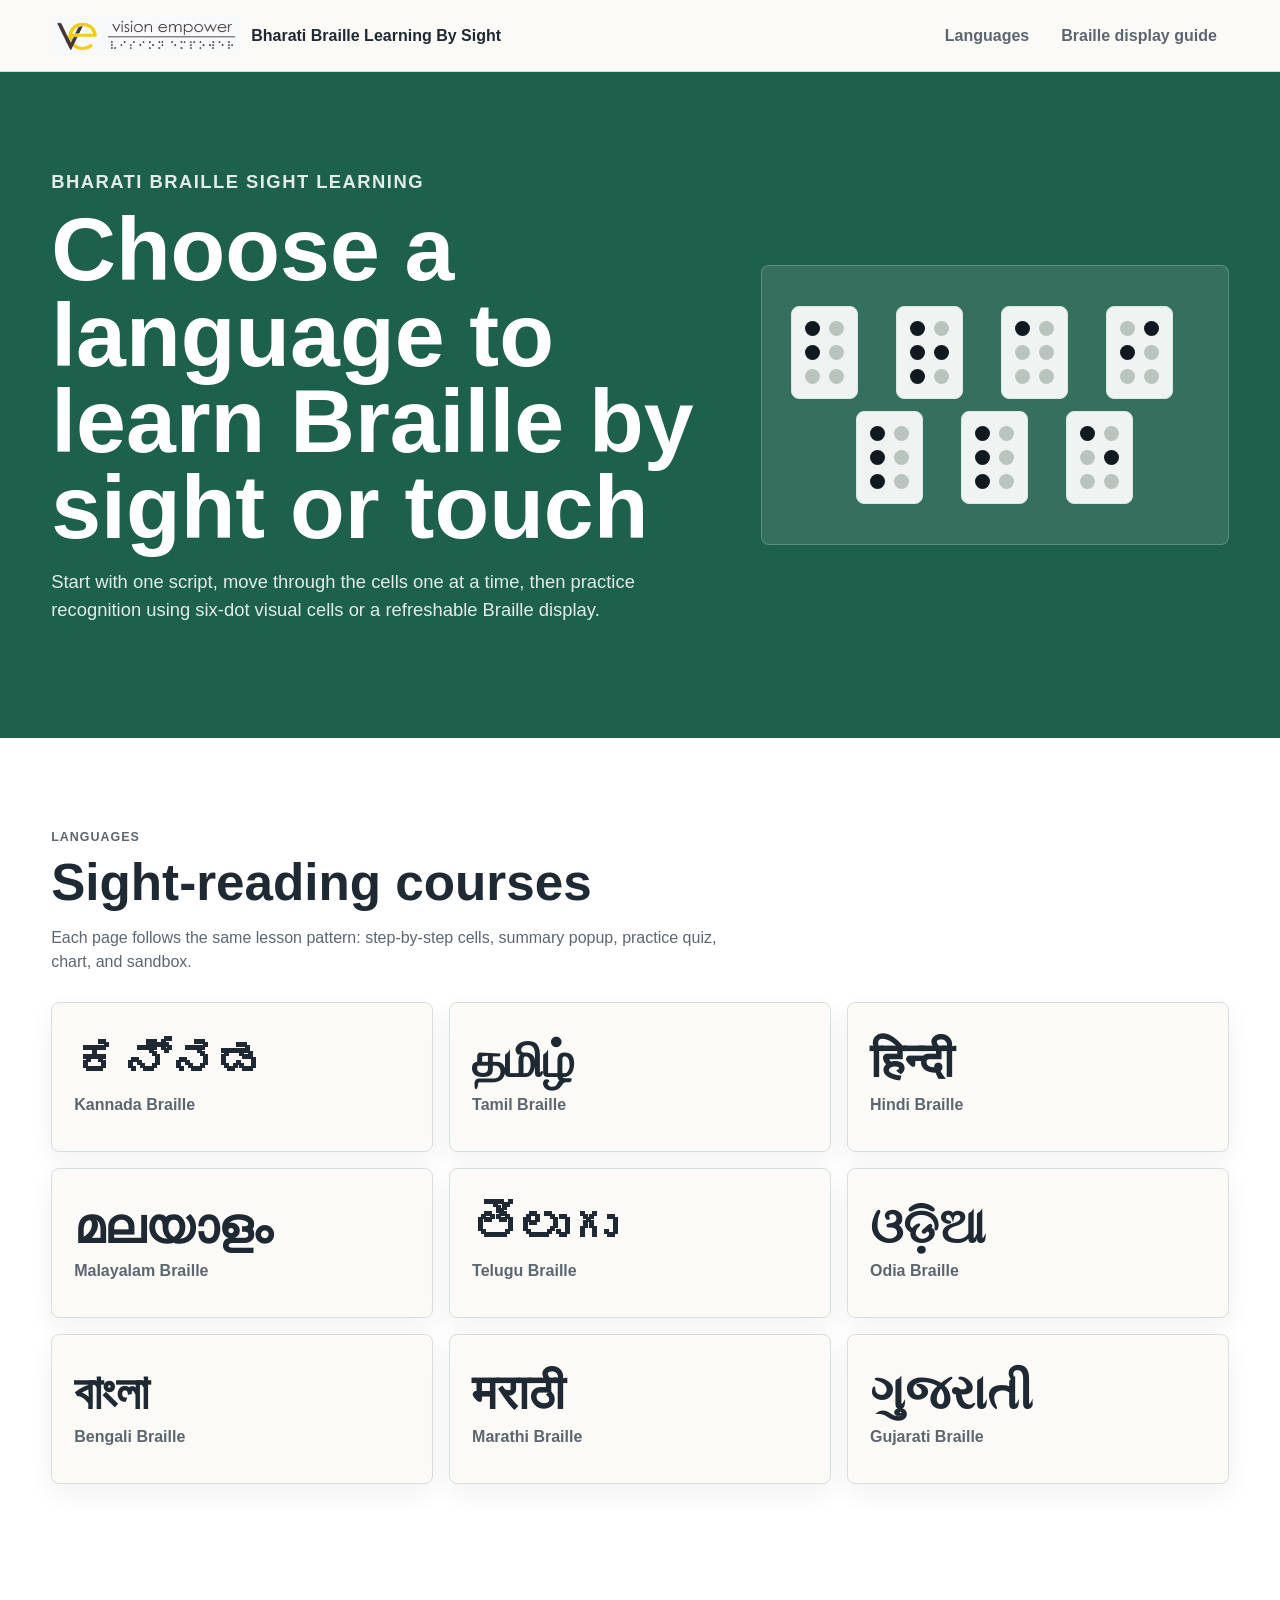
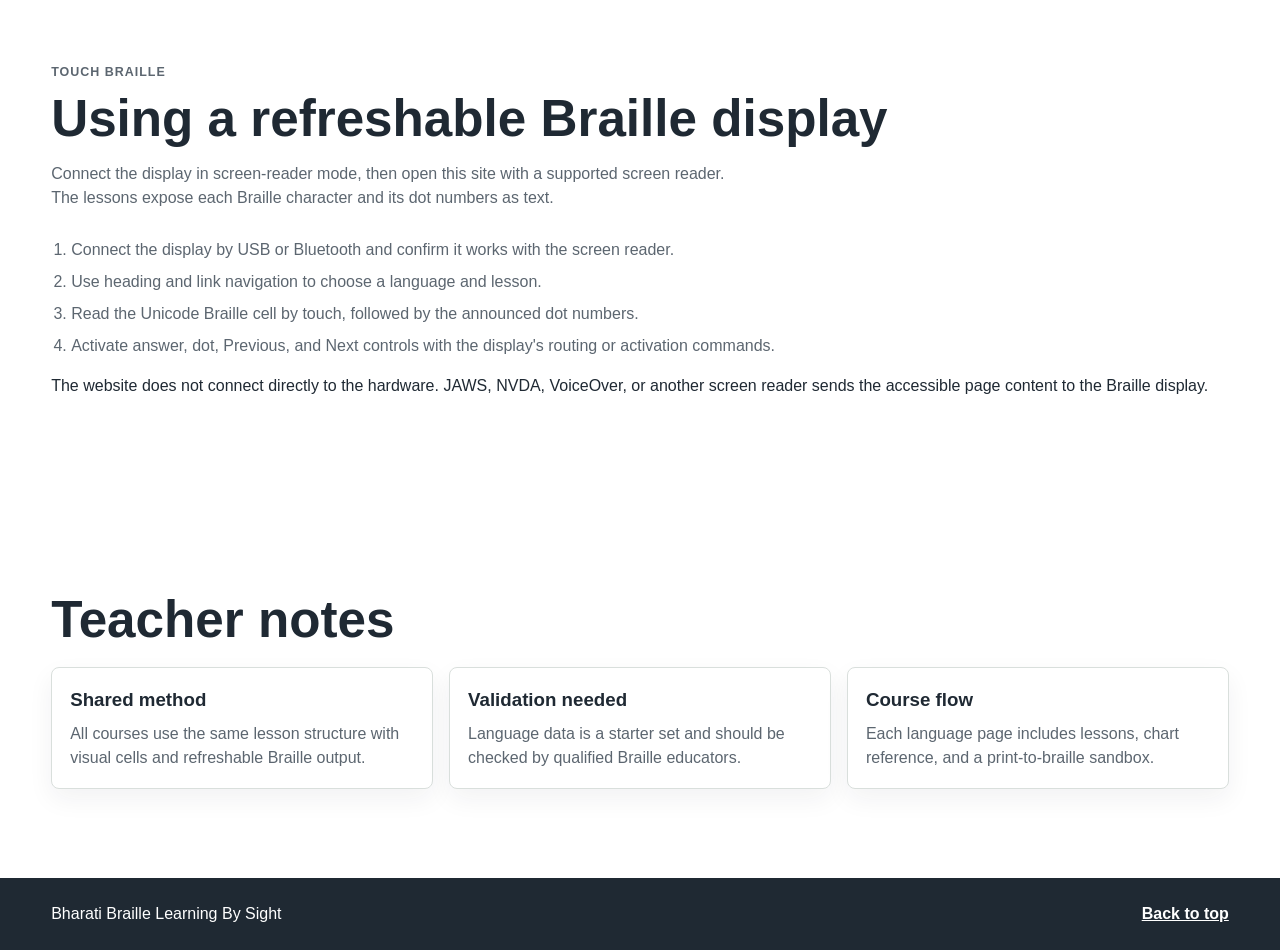
<file: index.html>
<!doctype html>
<html lang="en">
  <head>
    <meta charset="utf-8">
    <meta name="viewport" content="width=device-width, initial-scale=1">
    <title>Bharati Braille Learning By Sight</title>
    <meta
      name="description"
      content="Sight-learning lessons for Bharati Braille across Indian languages."
    >
    <link rel="stylesheet" href="style.css?v=dot-order-20260618">
  </head>
  <body>
    <header class="site-header">
      <a class="brand landing-brand" href="#top" aria-label="Bharati Braille Learning By Sight home">
        <img class="brand-logo" src="vision-empower-logo.png" alt="Vision Empower">
        <span>Bharati Braille Learning By Sight</span>
      </a>
      <nav aria-label="Primary">
        <a href="#languages">Languages</a>
        <a href="#braille-display">Braille display guide</a>
      </nav>
    </header>

    <main id="top">
      <section class="landing-hero" aria-labelledby="hero-title">
        <div class="landing-hero-copy">
          <p class="eyebrow">Bharati Braille sight learning</p>
          <h1 id="hero-title">Choose a language to learn Braille by sight or touch</h1>
          <p>
            Start with one script, move through the cells one at a time, then practice
            recognition using six-dot visual cells or a refreshable Braille display.
          </p>
        </div>
        <div class="landing-braille" data-braille-render="⠃ ⠗ ⠁ ⠊ ⠇ ⠇ ⠑" aria-hidden="true"></div>
      </section>

      <section id="languages" class="section landing-section" aria-labelledby="languages-title">
        <div class="section-heading">
          <p class="eyebrow">Languages</p>
          <h2 id="languages-title">Sight-reading courses</h2>
          <p>
            Each page follows the same lesson pattern: step-by-step cells, summary popup,
            practice quiz, chart, and sandbox.
          </p>
        </div>
        <div class="language-grid">
          <a class="language-card" href="kannada.html">
            <strong>ಕನ್ನಡ</strong>
            <span>Kannada Braille</span>
          </a>
          <a class="language-card" href="tamil.html">
            <strong>தமிழ்</strong>
            <span>Tamil Braille</span>
          </a>
          <a class="language-card" href="hindi.html">
            <strong>हिन्दी</strong>
            <span>Hindi Braille</span>
          </a>
          <a class="language-card" href="malayalam.html">
            <strong>മലയാളം</strong>
            <span>Malayalam Braille</span>
          </a>
          <a class="language-card" href="telugu.html">
            <strong>తెలుగు</strong>
            <span>Telugu Braille</span>
          </a>
          <a class="language-card" href="odia.html">
            <strong>ଓଡ଼ିଆ</strong>
            <span>Odia Braille</span>
          </a>
          <a class="language-card" href="bengali.html">
            <strong>বাংলা</strong>
            <span>Bengali Braille</span>
          </a>
          <a class="language-card" href="marathi.html">
            <strong>मराठी</strong>
            <span>Marathi Braille</span>
          </a>
          <a class="language-card" href="gujarati.html">
            <strong>ગુજરાતી</strong>
            <span>Gujarati Braille</span>
          </a>
        </div>
      </section>

      <section id="braille-display" class="section notes" aria-labelledby="braille-display-title">
        <div class="section-heading">
          <p class="eyebrow">Touch Braille</p>
          <h2 id="braille-display-title">Using a refreshable Braille display</h2>
          <p>
            Connect the display in screen-reader mode, then open this site with a supported
            screen reader. The lessons expose each Braille character and its dot numbers as text.
          </p>
        </div>
        <ol class="objective-list">
          <li>Connect the display by USB or Bluetooth and confirm it works with the screen reader.</li>
          <li>Use heading and link navigation to choose a language and lesson.</li>
          <li>Read the Unicode Braille cell by touch, followed by the announced dot numbers.</li>
          <li>Activate answer, dot, Previous, and Next controls with the display's routing or activation commands.</li>
        </ol>
        <p>
          The website does not connect directly to the hardware. JAWS, NVDA, VoiceOver, or
          another screen reader sends the accessible page content to the Braille display.
        </p>
      </section>

      <section class="section notes" aria-labelledby="notes-title">
        <h2 id="notes-title">Teacher notes</h2>
        <div class="note-grid">
          <article>
            <h3>Shared method</h3>
            <p>All courses use the same lesson structure with visual cells and refreshable Braille output.</p>
          </article>
          <article>
            <h3>Validation needed</h3>
            <p>Language data is a starter set and should be checked by qualified Braille educators.</p>
          </article>
          <article>
            <h3>Course flow</h3>
            <p>Each language page includes lessons, chart reference, and a print-to-braille sandbox.</p>
          </article>
        </div>
      </section>
    </main>

    <footer class="site-footer">
      <span>Bharati Braille Learning By Sight</span>
      <a href="#top">Back to top</a>
    </footer>

    <script src="multi-course.js?v=dot-order-20260618"></script>
  </body>
</html>
</file>
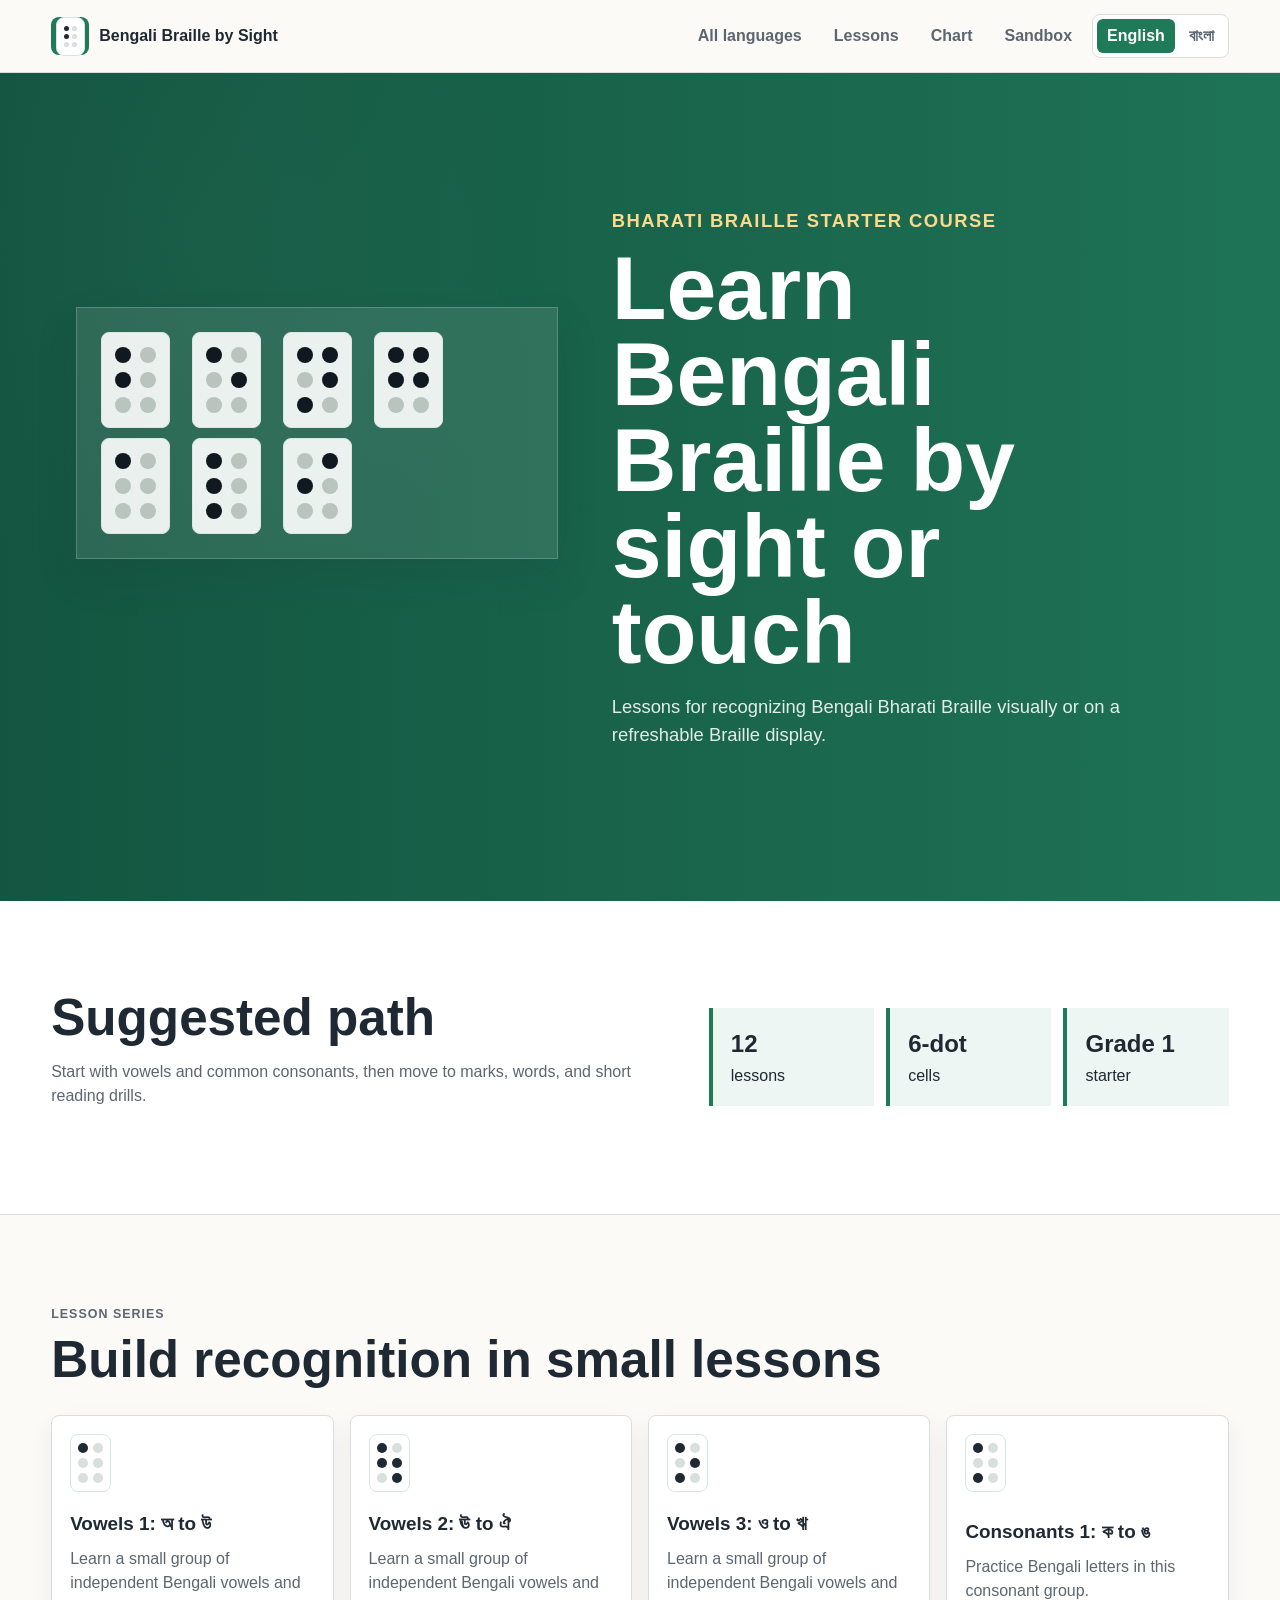
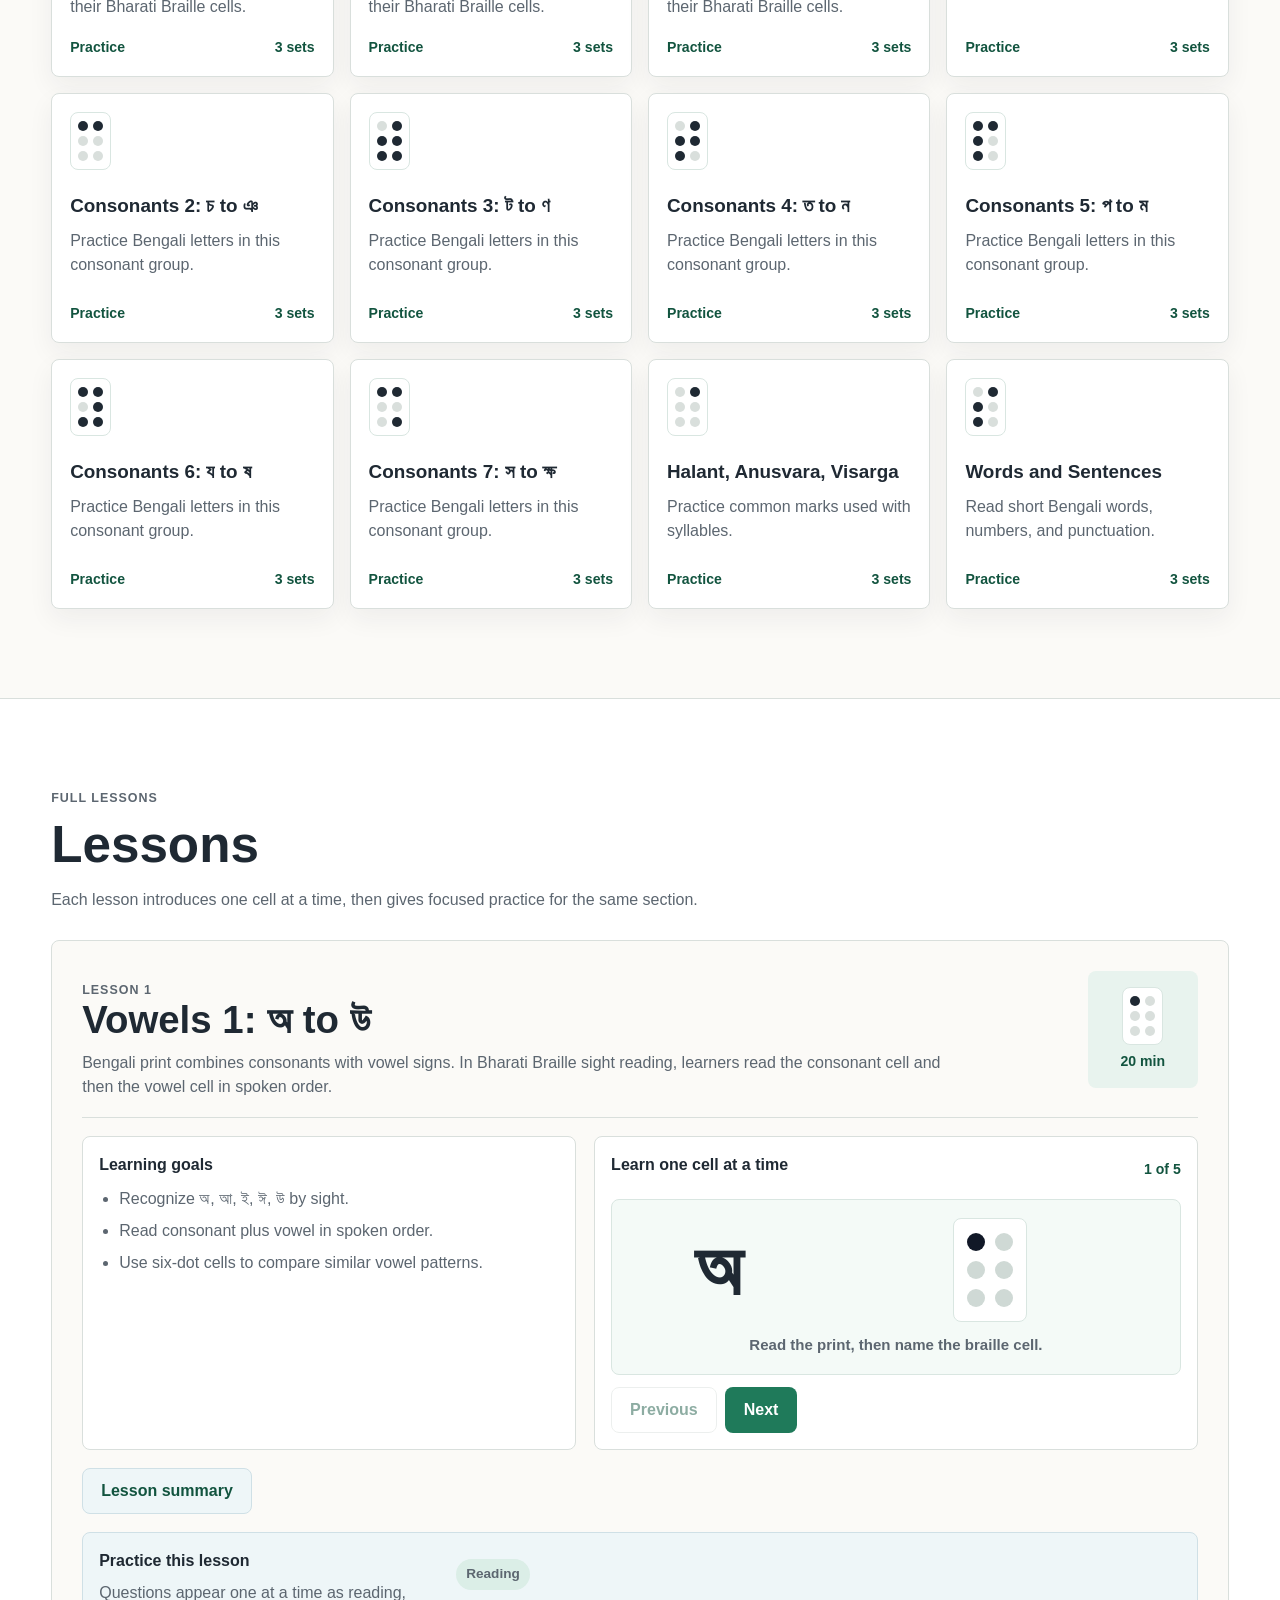
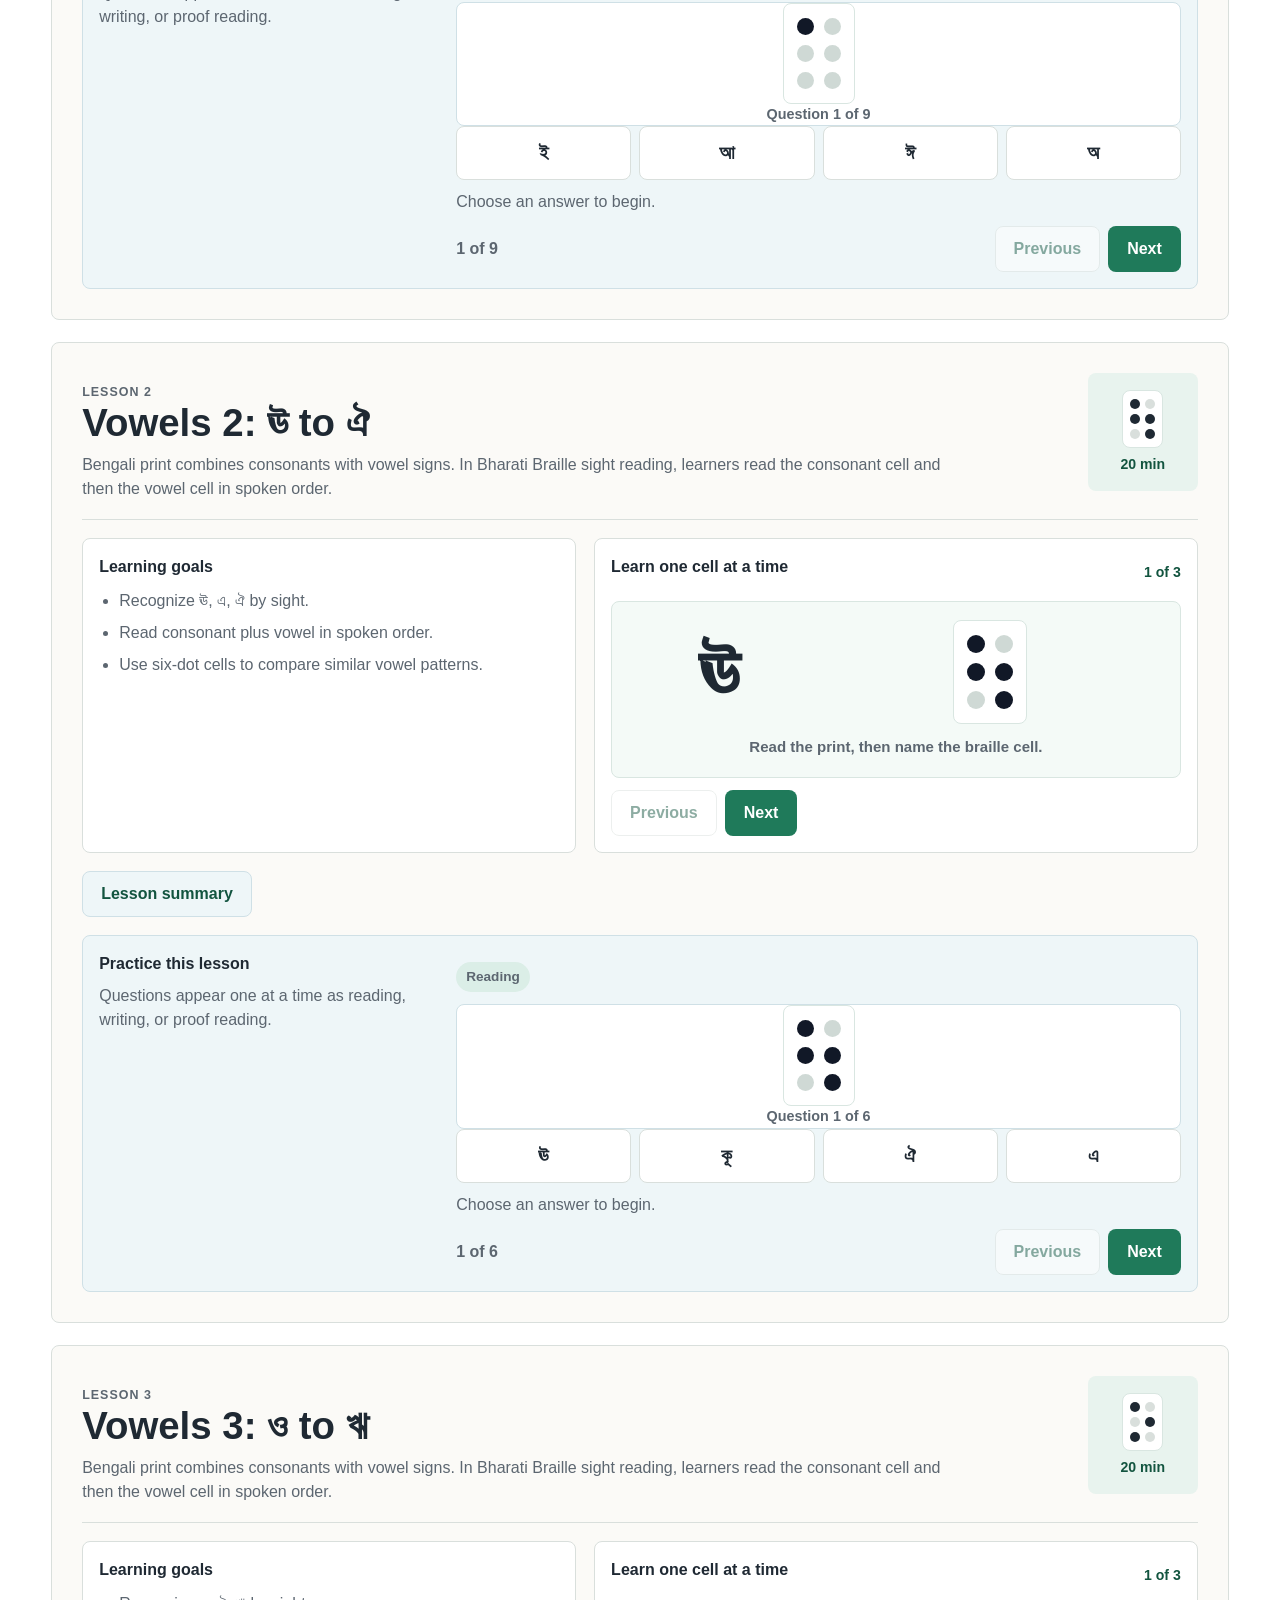
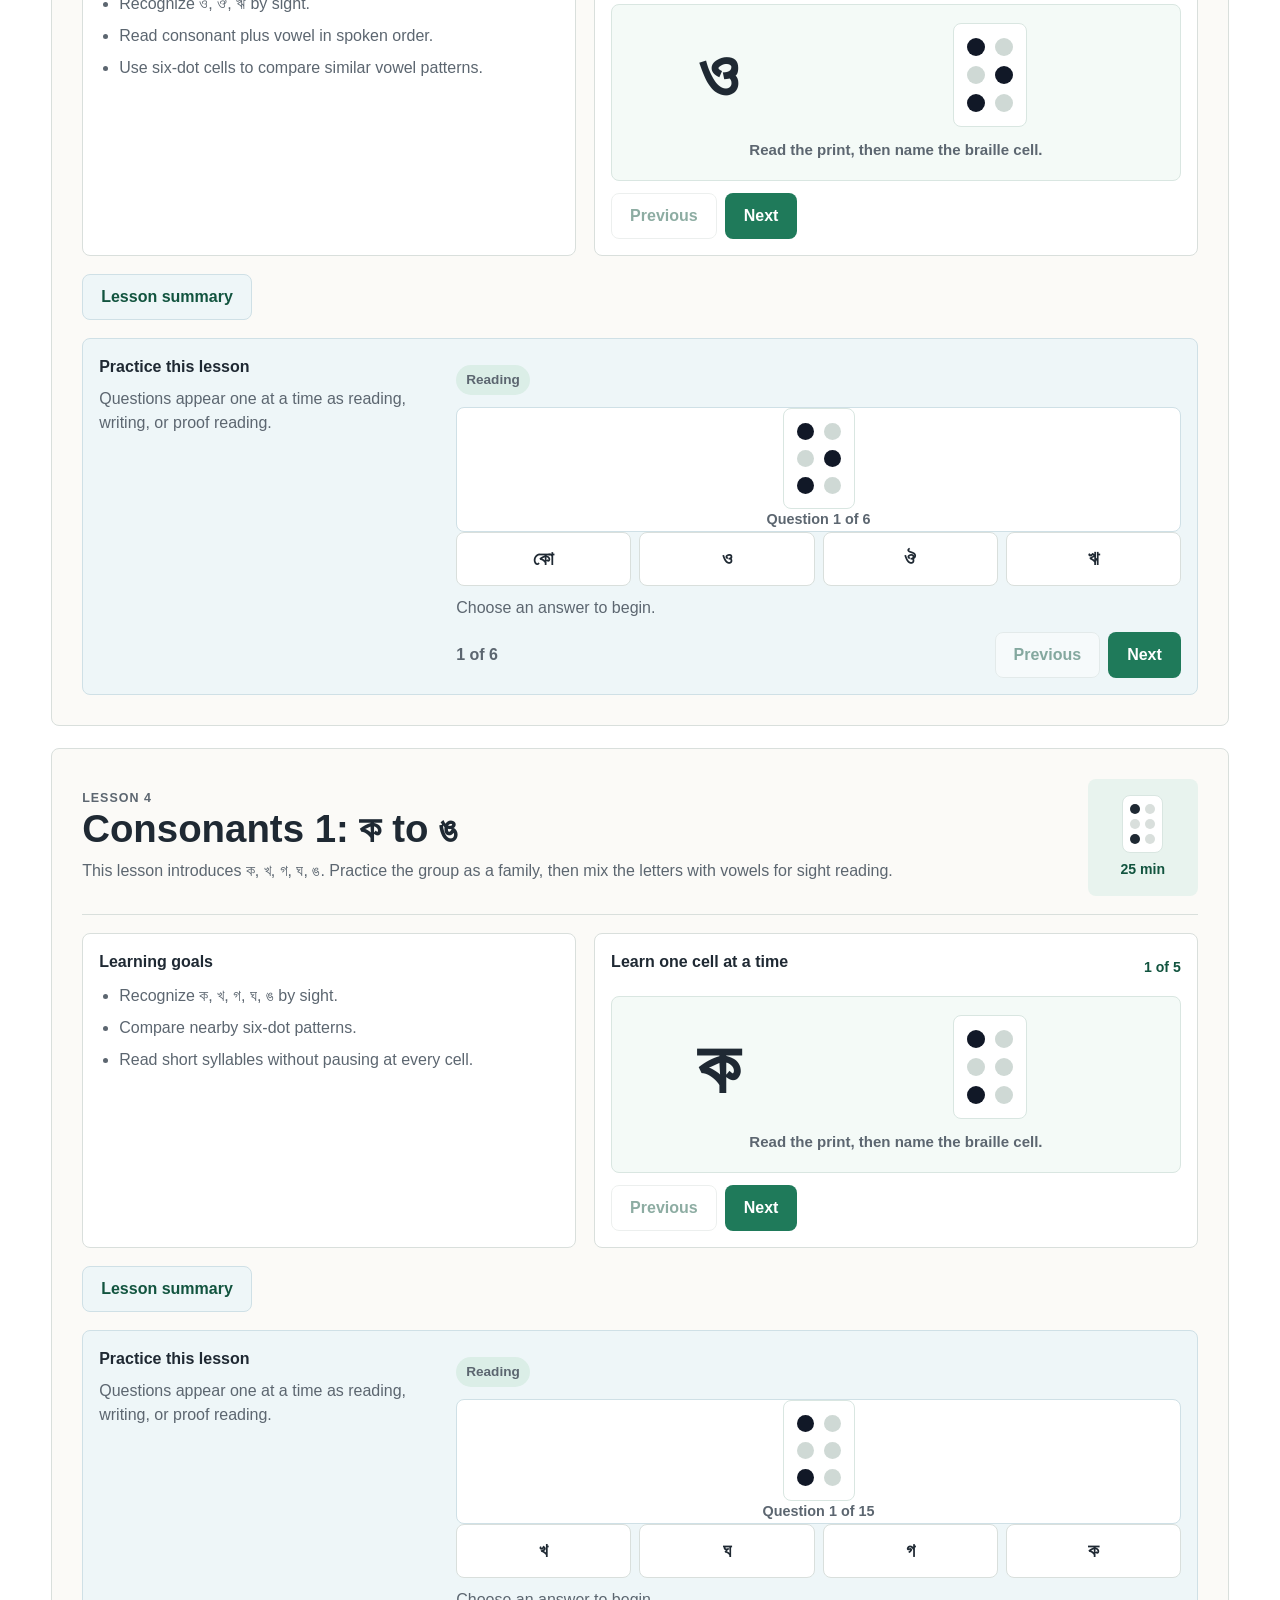
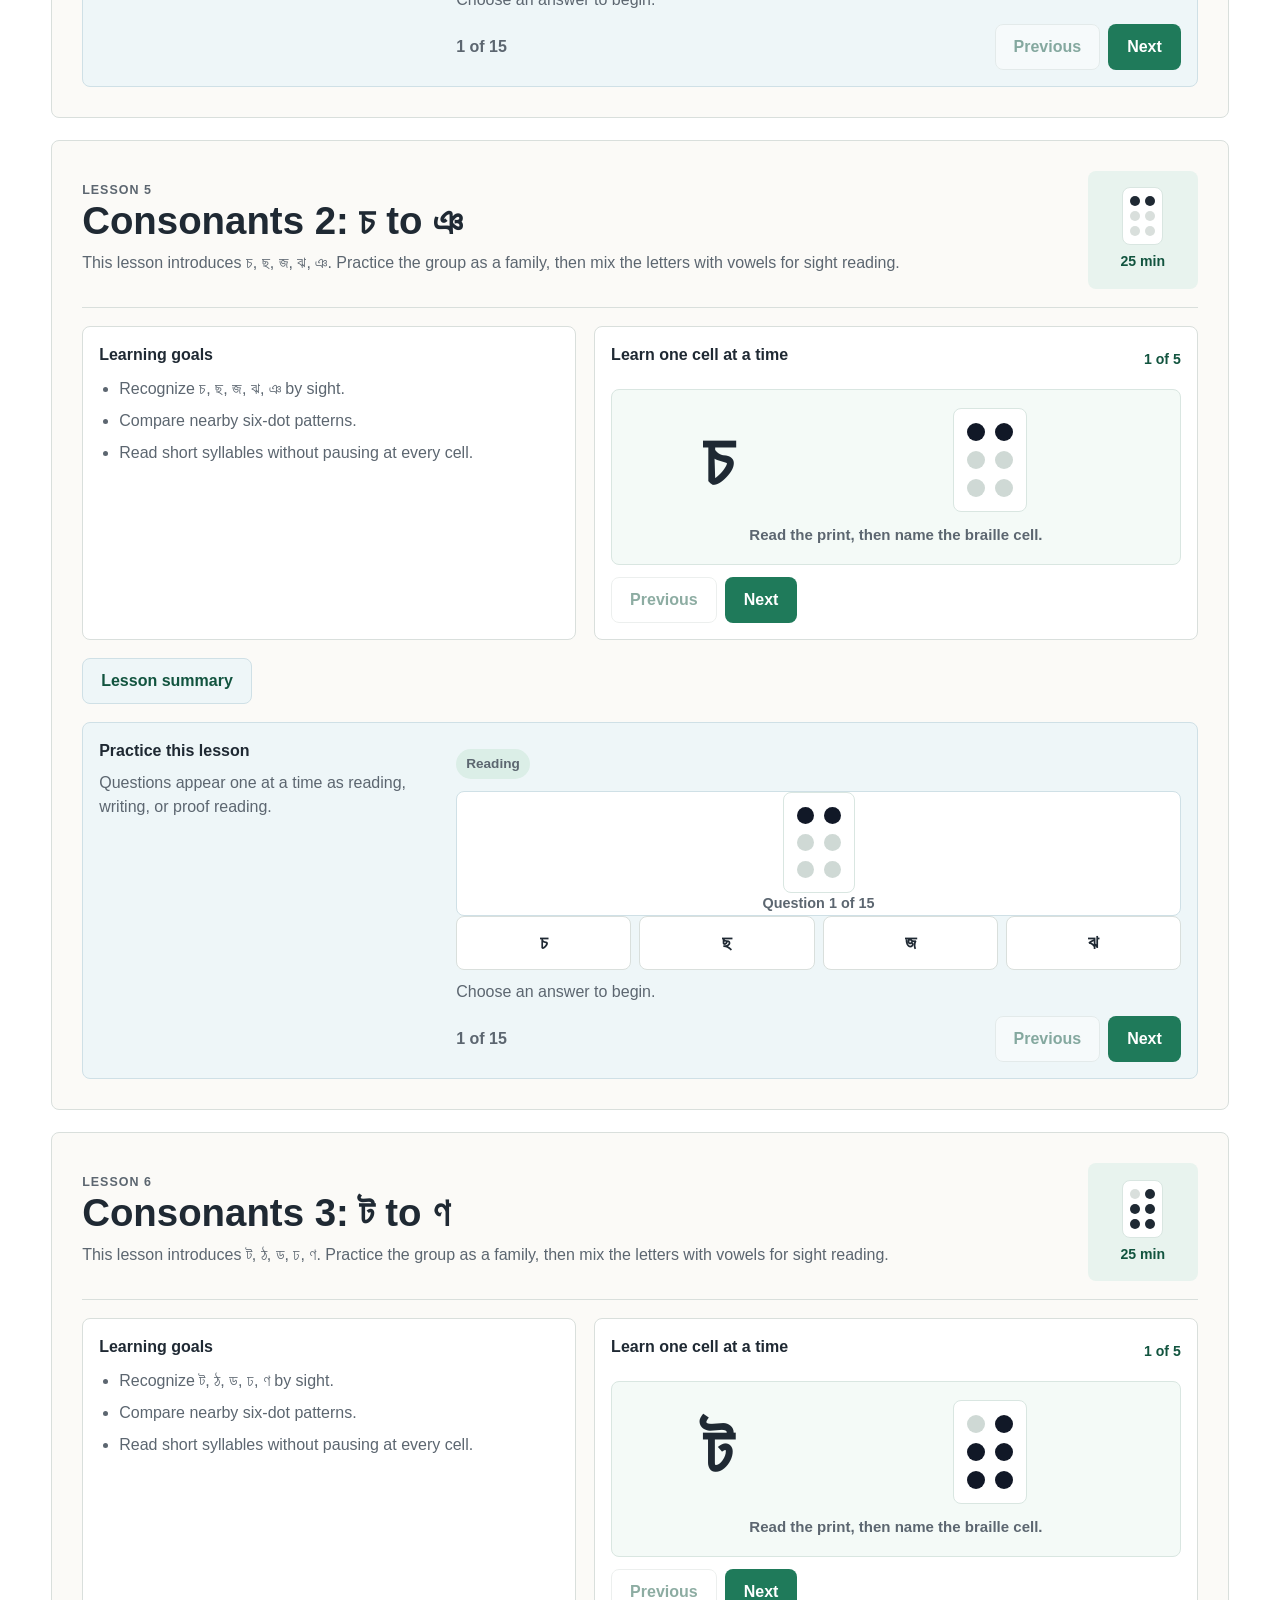
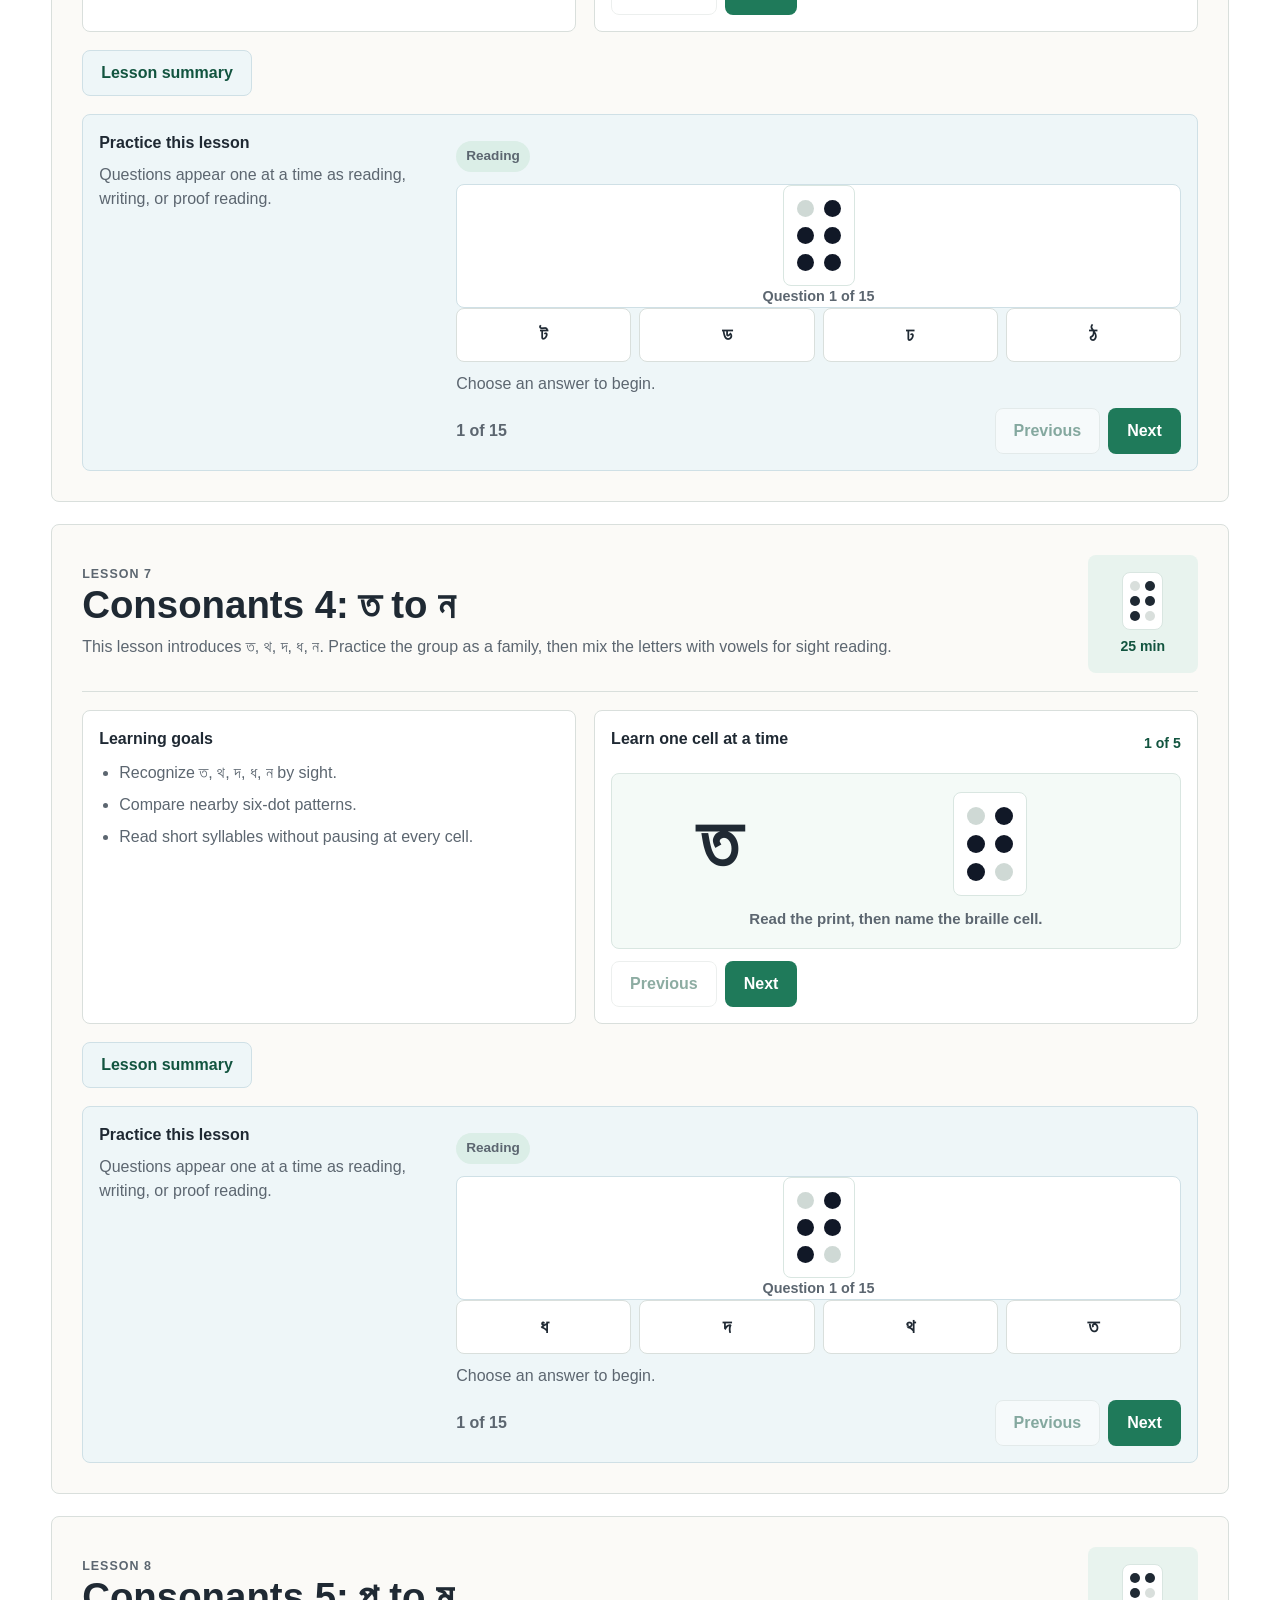
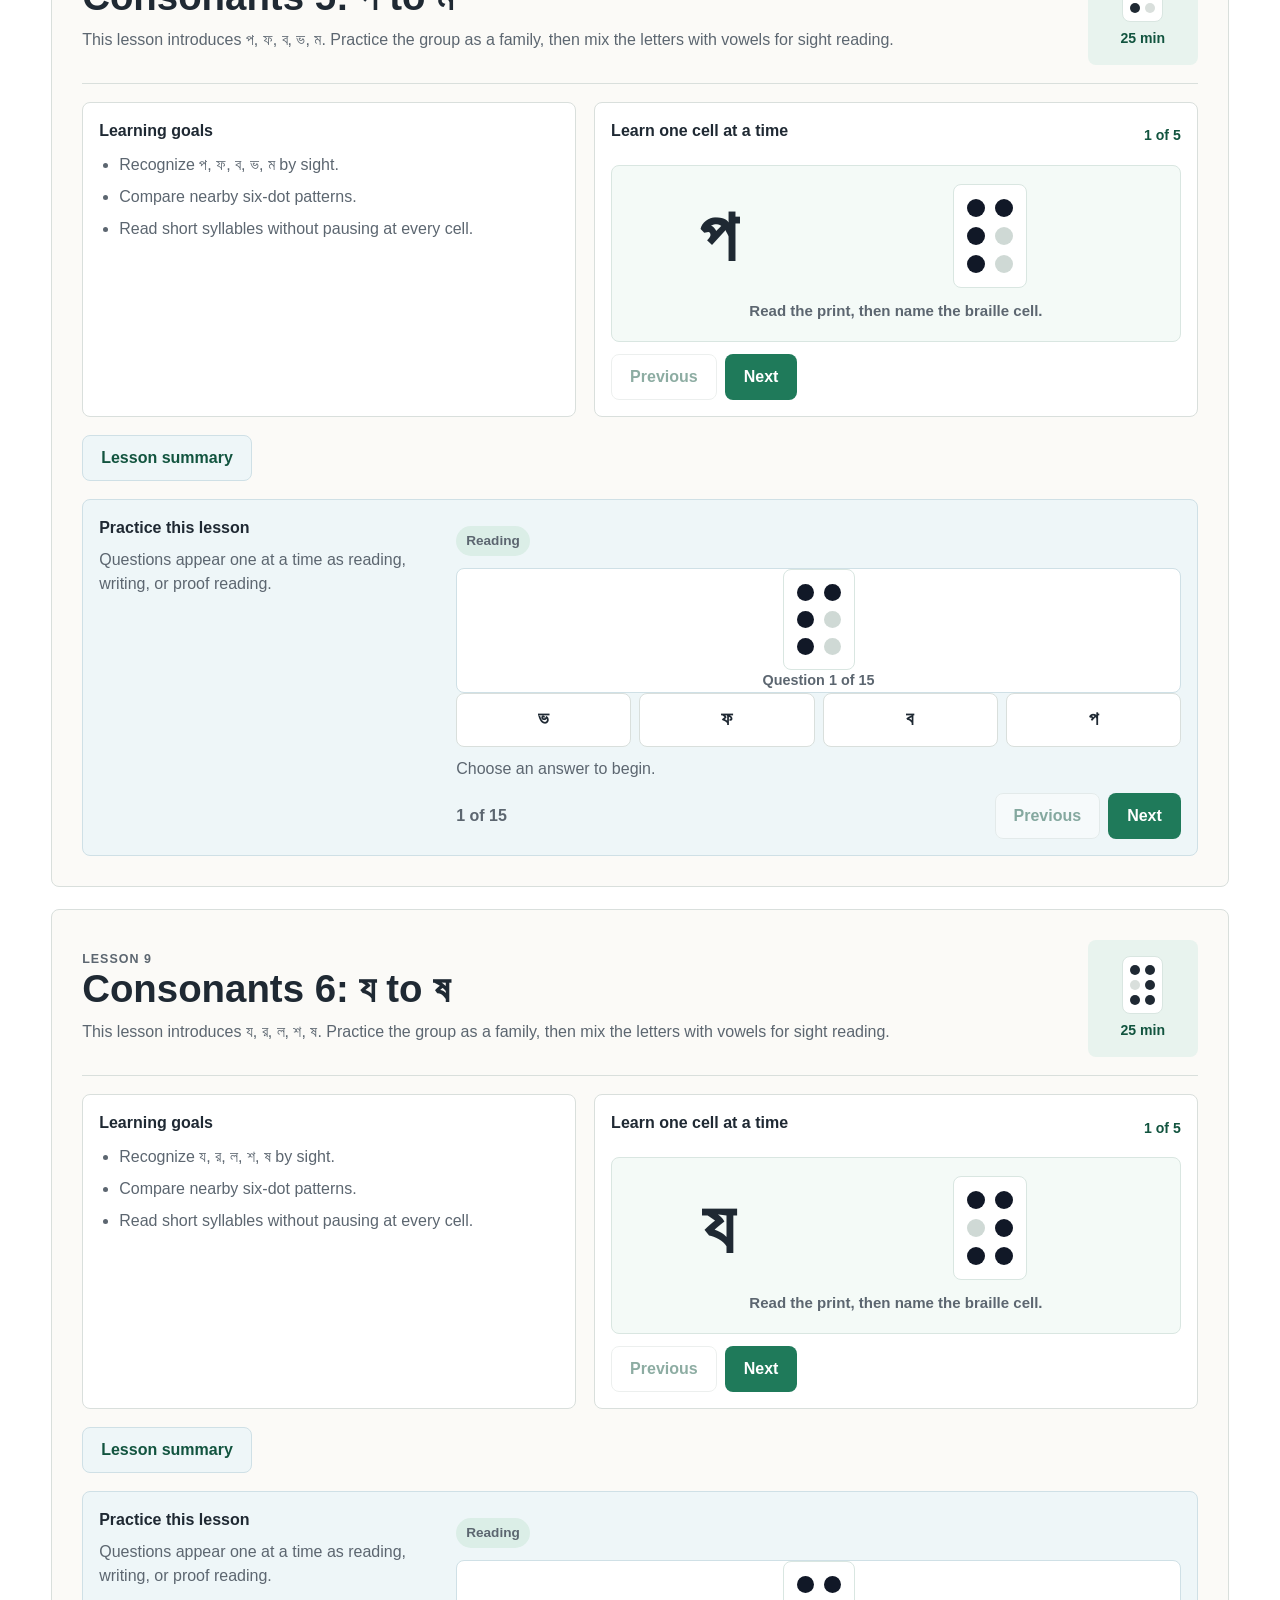
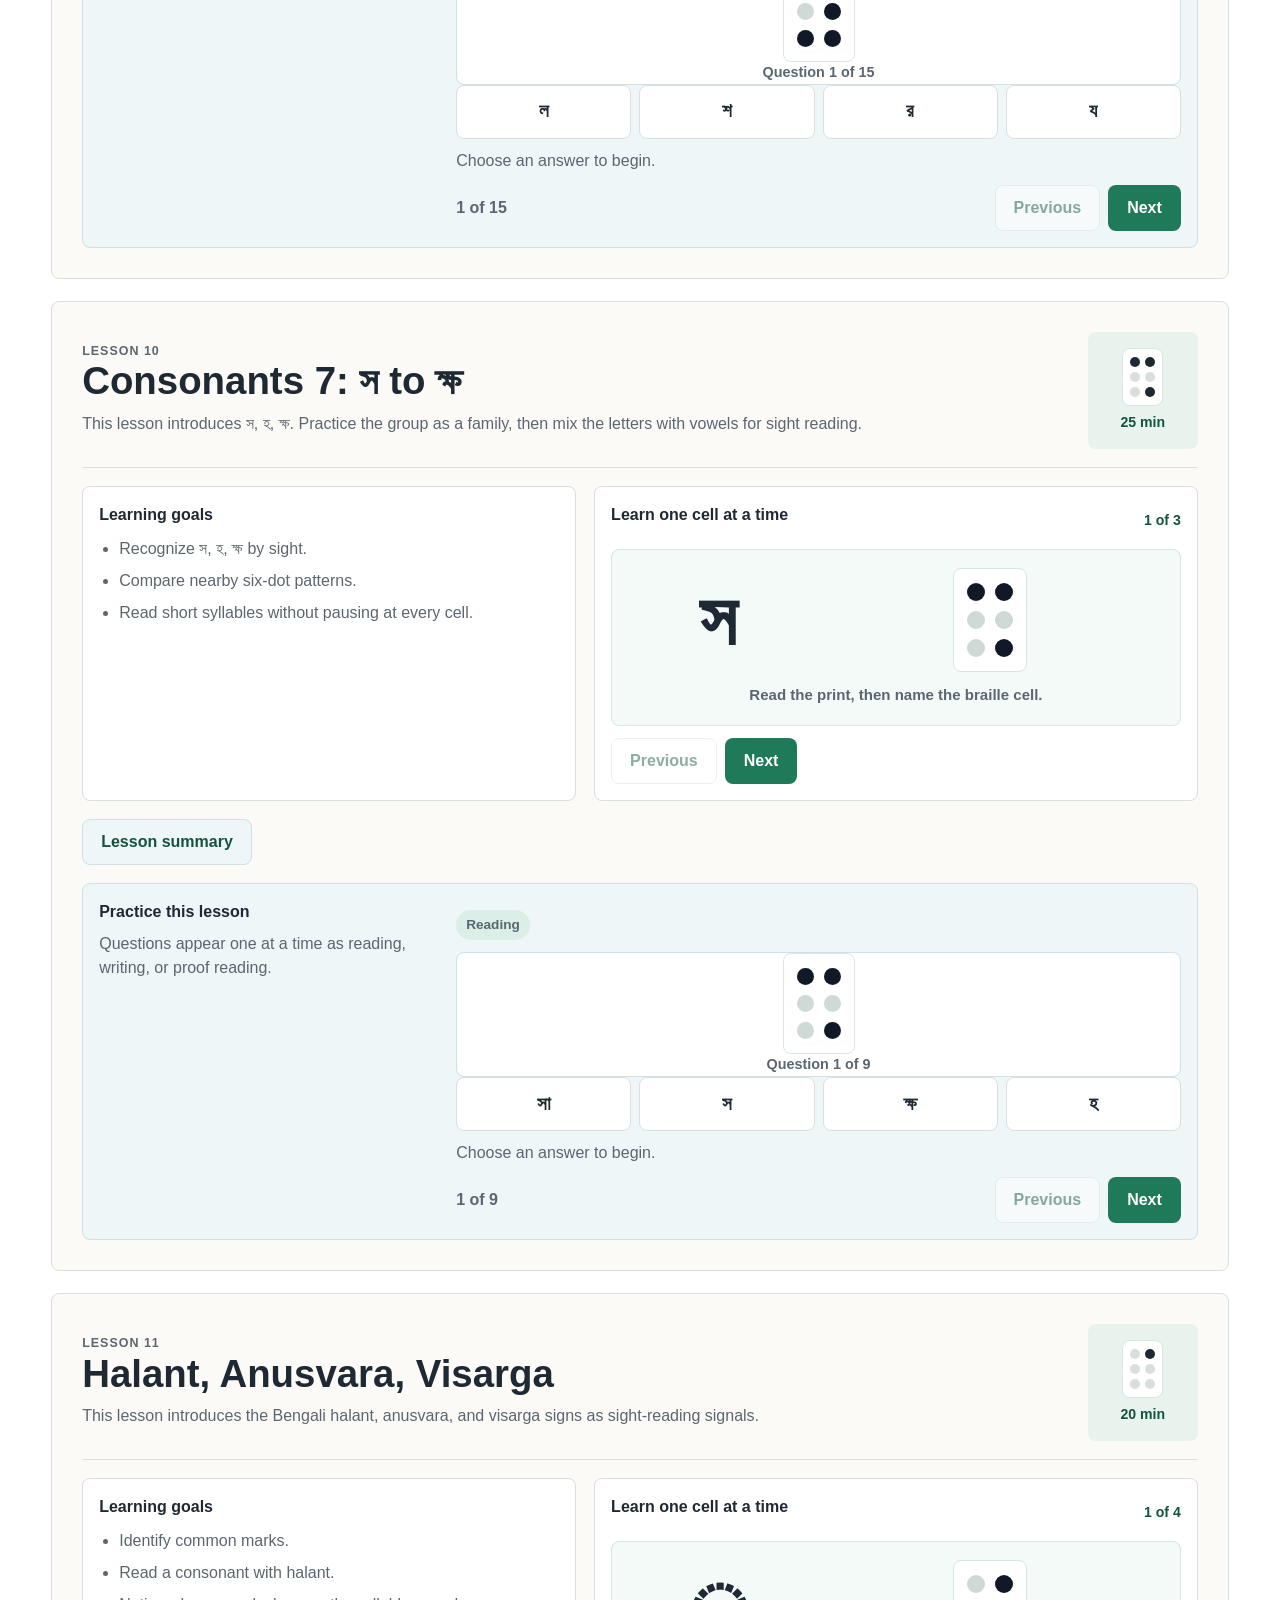
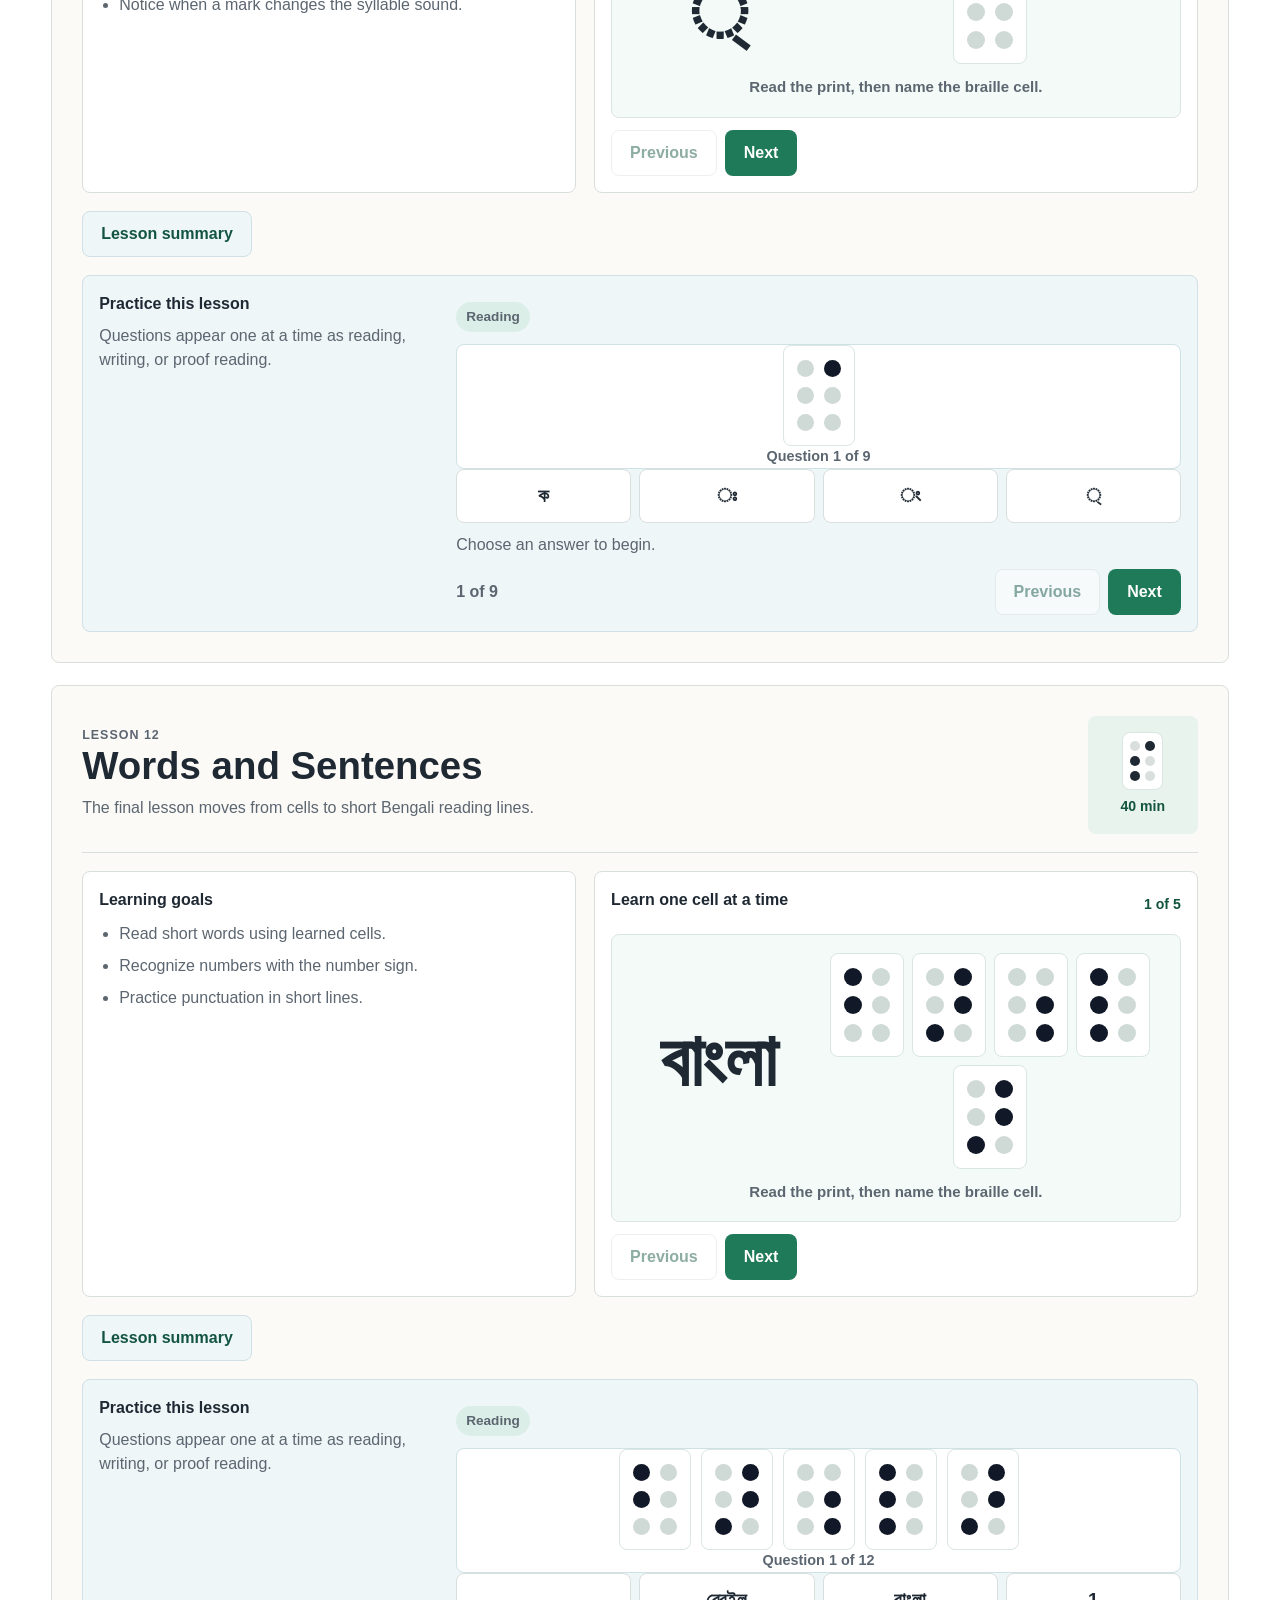
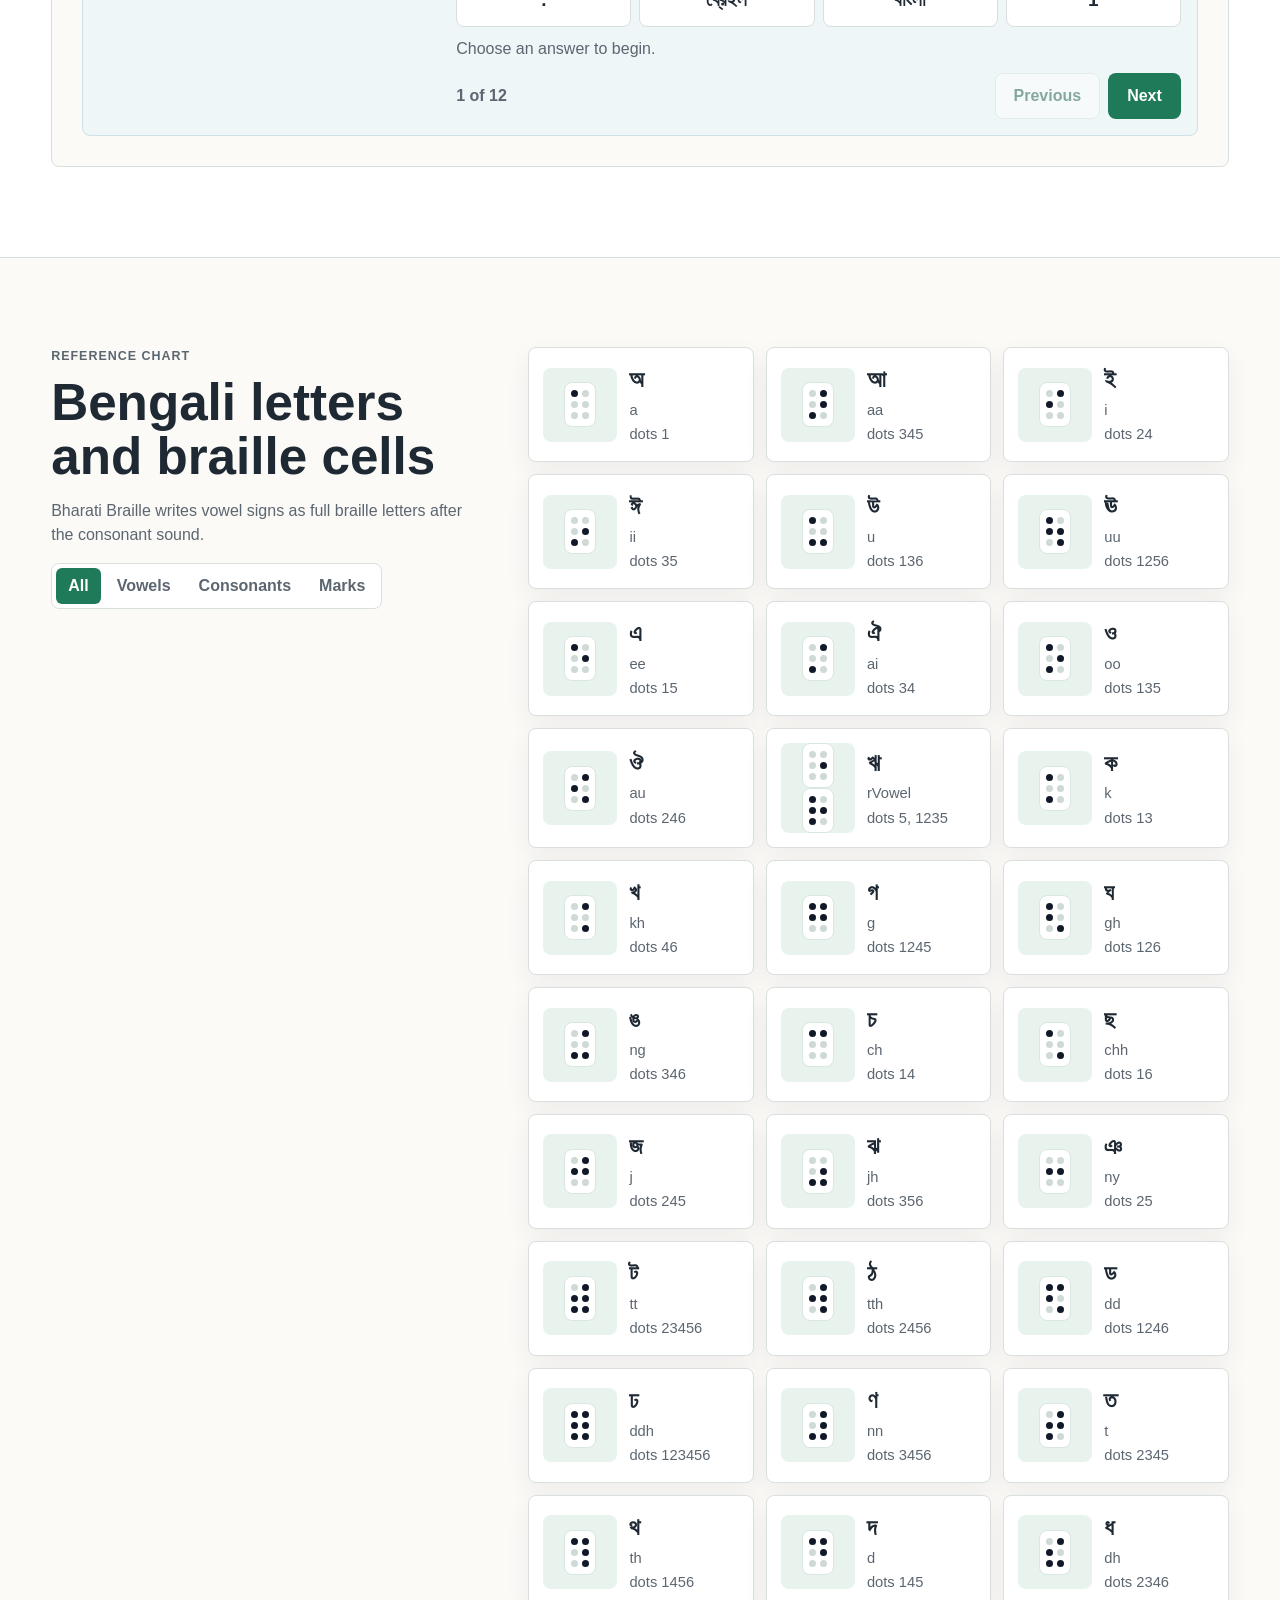
<file: bengali.html>
<!doctype html><html lang="en"><head><meta charset="utf-8"><meta name="viewport" content="width=device-width, initial-scale=1"><title>Bengali Braille by Sight</title><link rel="stylesheet" href="style.css?v=dot-order-20260618"></head><body data-course="bengali"><header class="site-header"><a class="brand" href="index.html"><span class="brand-mark" data-braille-render="⠃" aria-hidden="true"></span><span id="brandName">Bengali Braille by Sight</span></a><nav aria-label="Primary"><a href="index.html#languages">All languages</a><a href="#lessons">Lessons</a><a href="#chart">Chart</a><a href="#sandbox">Sandbox</a></nav></header><main id="top"><section class="hero" aria-labelledby="hero-title"><div class="hero-art" aria-hidden="true"><div class="braille-ribbon" data-braille-render="⠃ ⠑ ⠝ ⠛ ⠁ ⠇ ⠊"></div></div><div class="hero-copy"><p class="eyebrow" id="courseEyebrow">Bharati Braille starter course</p><h1 id="hero-title">Learn Bengali Braille by seeing</h1><p id="heroCopy"></p></div></section><section class="intro band" aria-labelledby="path-title"><div><h2 id="path-title">Suggested path</h2><p id="pathCopy"></p></div><div class="stats" aria-label="Course summary"><span><strong>8</strong> lessons</span><span><strong>6-dot</strong> cells</span><span><strong>Grade 1</strong> starter</span></div></section><section id="series" class="section"><div class="section-heading"><p class="eyebrow">Lesson series</p><h2>Build recognition in small lessons</h2></div><div class="lesson-grid" id="lessonGrid"></div></section><section id="lessons" class="section lesson-detail-section"><div class="section-heading"><p class="eyebrow">Full lessons</p><h2>Lessons</h2><p id="lessonCopy"></p></div><div class="lesson-detail-list" id="lessonDetails"></div></section><div class="modal-backdrop" id="summaryModal" hidden><section class="summary-modal" role="dialog" aria-modal="true" aria-labelledby="summaryTitle"><div class="summary-modal-header"><div><p class="eyebrow">Lesson summary</p><h2 id="summaryTitle">Lesson summary</h2></div><button class="icon-button" type="button" id="closeSummary" aria-label="Close lesson summary">×</button></div><div class="summary-modal-body" id="summaryBody"></div></section></div><section id="chart" class="section split"><div class="section-heading sticky-copy"><p class="eyebrow">Reference chart</p><h2 id="chartTitle">Bengali letters and braille cells</h2><p id="chartCopy"></p><div class="segmented" role="tablist" aria-label="Chart groups"><button class="active" type="button" data-chart-filter="all">All</button><button type="button" data-chart-filter="vowel">Vowels</button><button type="button" data-chart-filter="consonant">Consonants</button><button type="button" data-chart-filter="mark">Marks</button></div></div><div class="chart-panel"><div class="chart-grid" id="chartGrid"></div></div></section><section id="sandbox" class="section split reverse"><div class="sandbox-tool"><label for="kannadaInput" id="sandboxLabel">Bengali print</label><textarea id="kannadaInput" rows="6"></textarea><div class="sandbox-output" aria-label="Braille output"><span id="brailleOutput"></span></div></div><div class="section-heading sticky-copy"><p class="eyebrow">Sandbox</p><h2>Explore print-to-braille order</h2><p id="sandboxCopy"></p></div></section></main><footer class="site-footer"><span id="footerName">Bengali Braille by Sight</span><a href="#top">Back to top</a></footer><script src="multi-course.js?v=dot-order-20260618"></script></body></html>
</file>
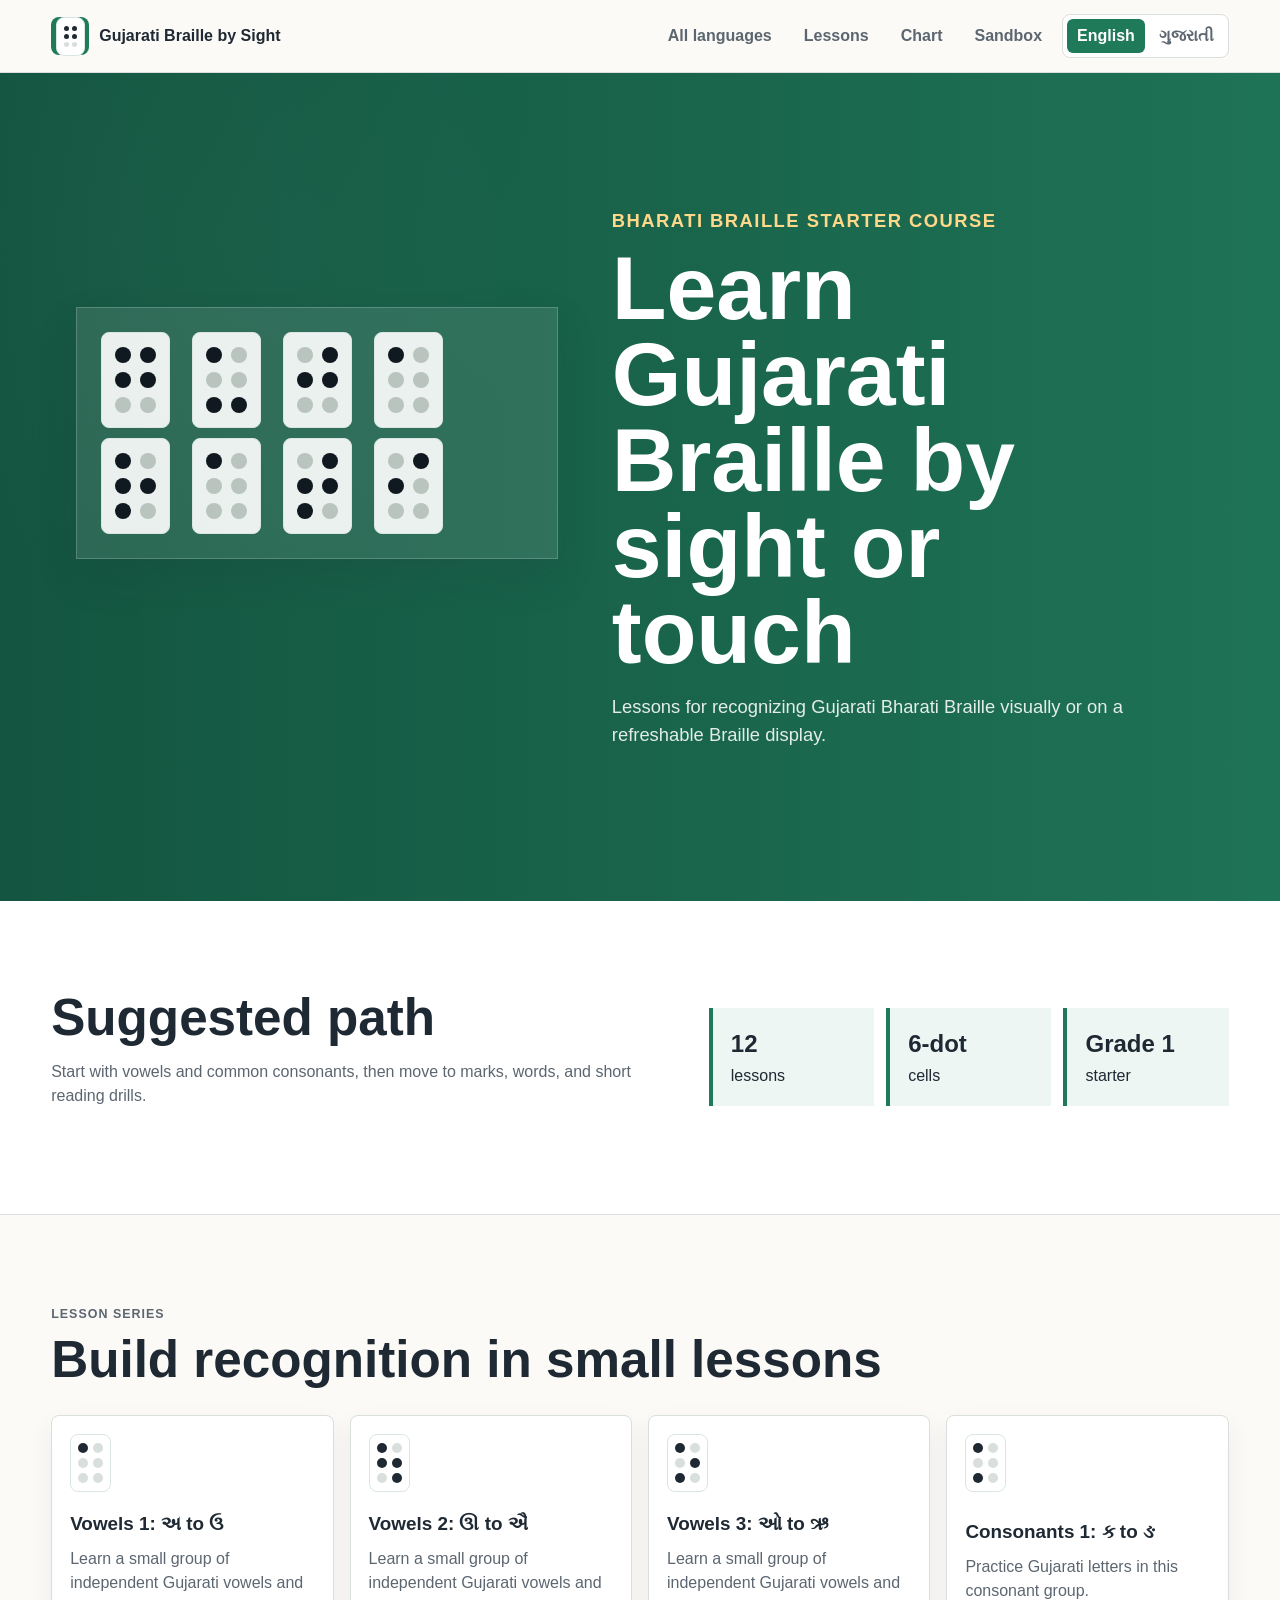
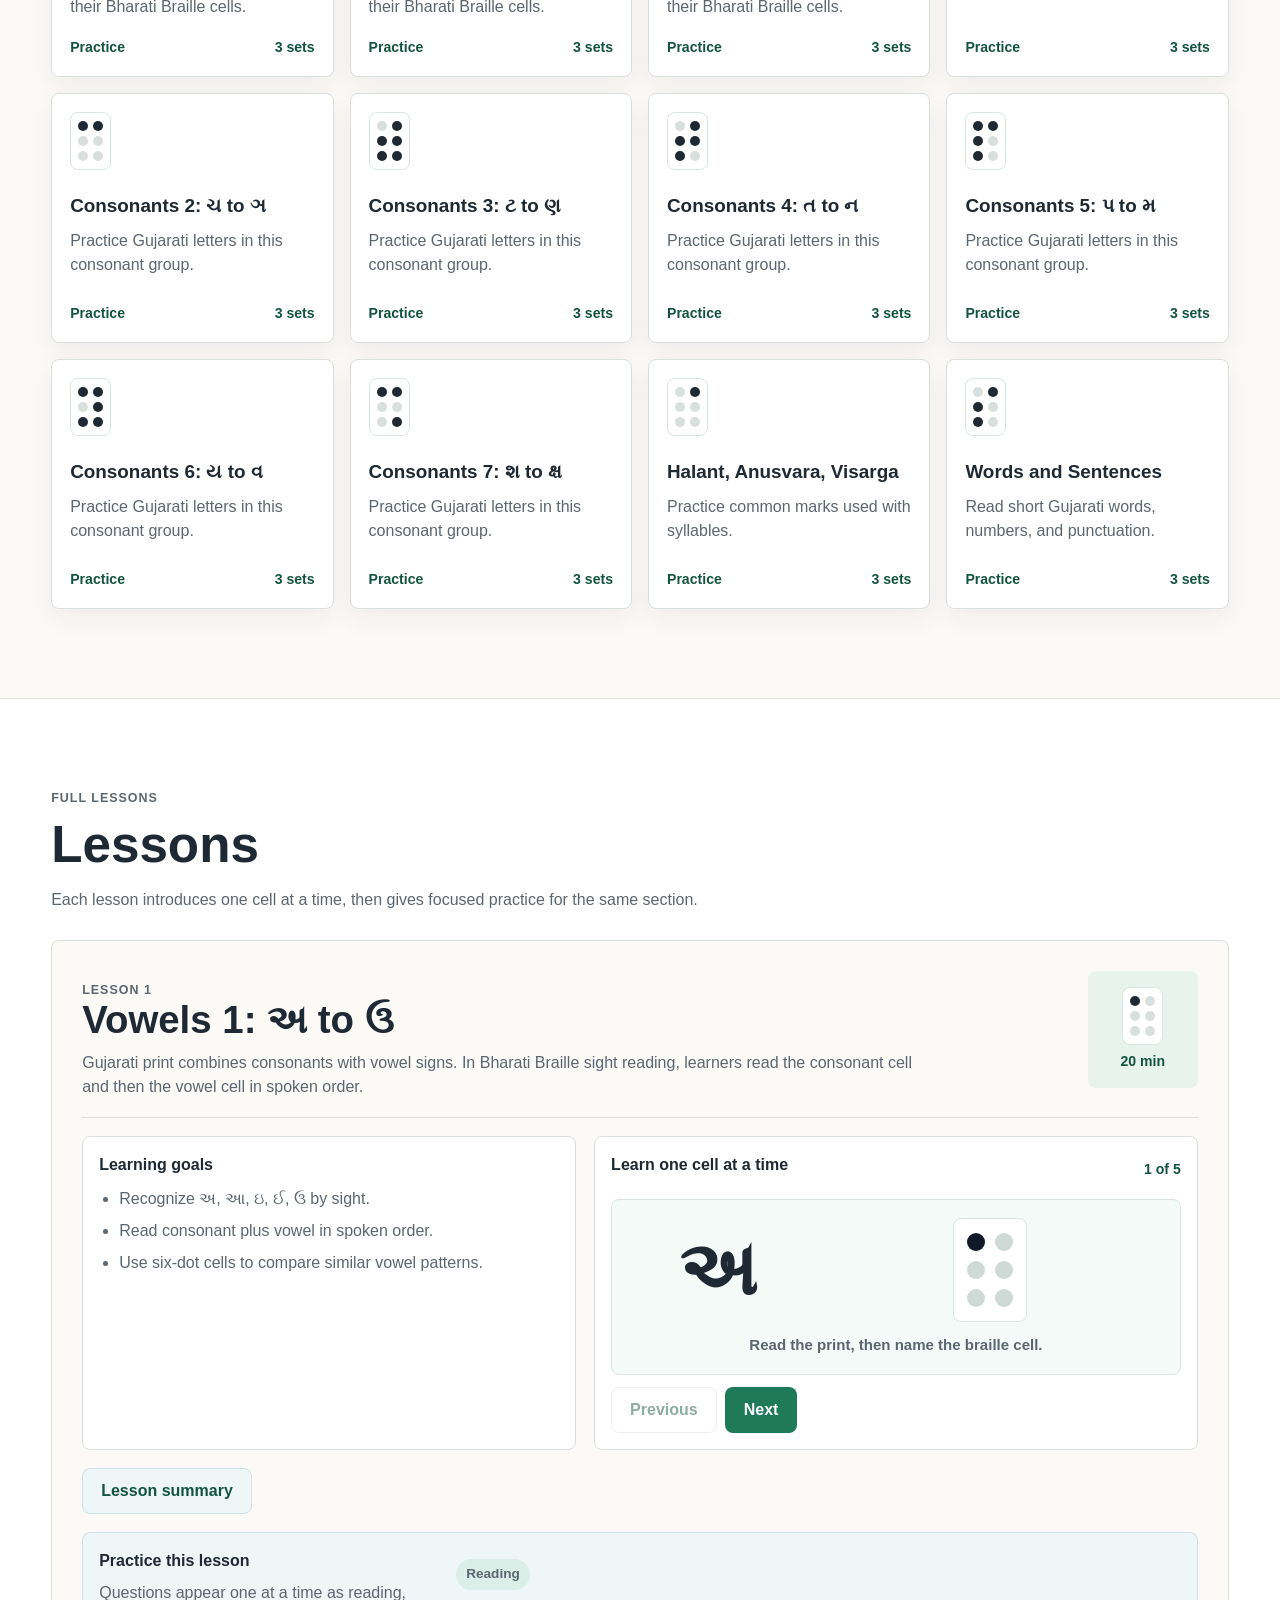
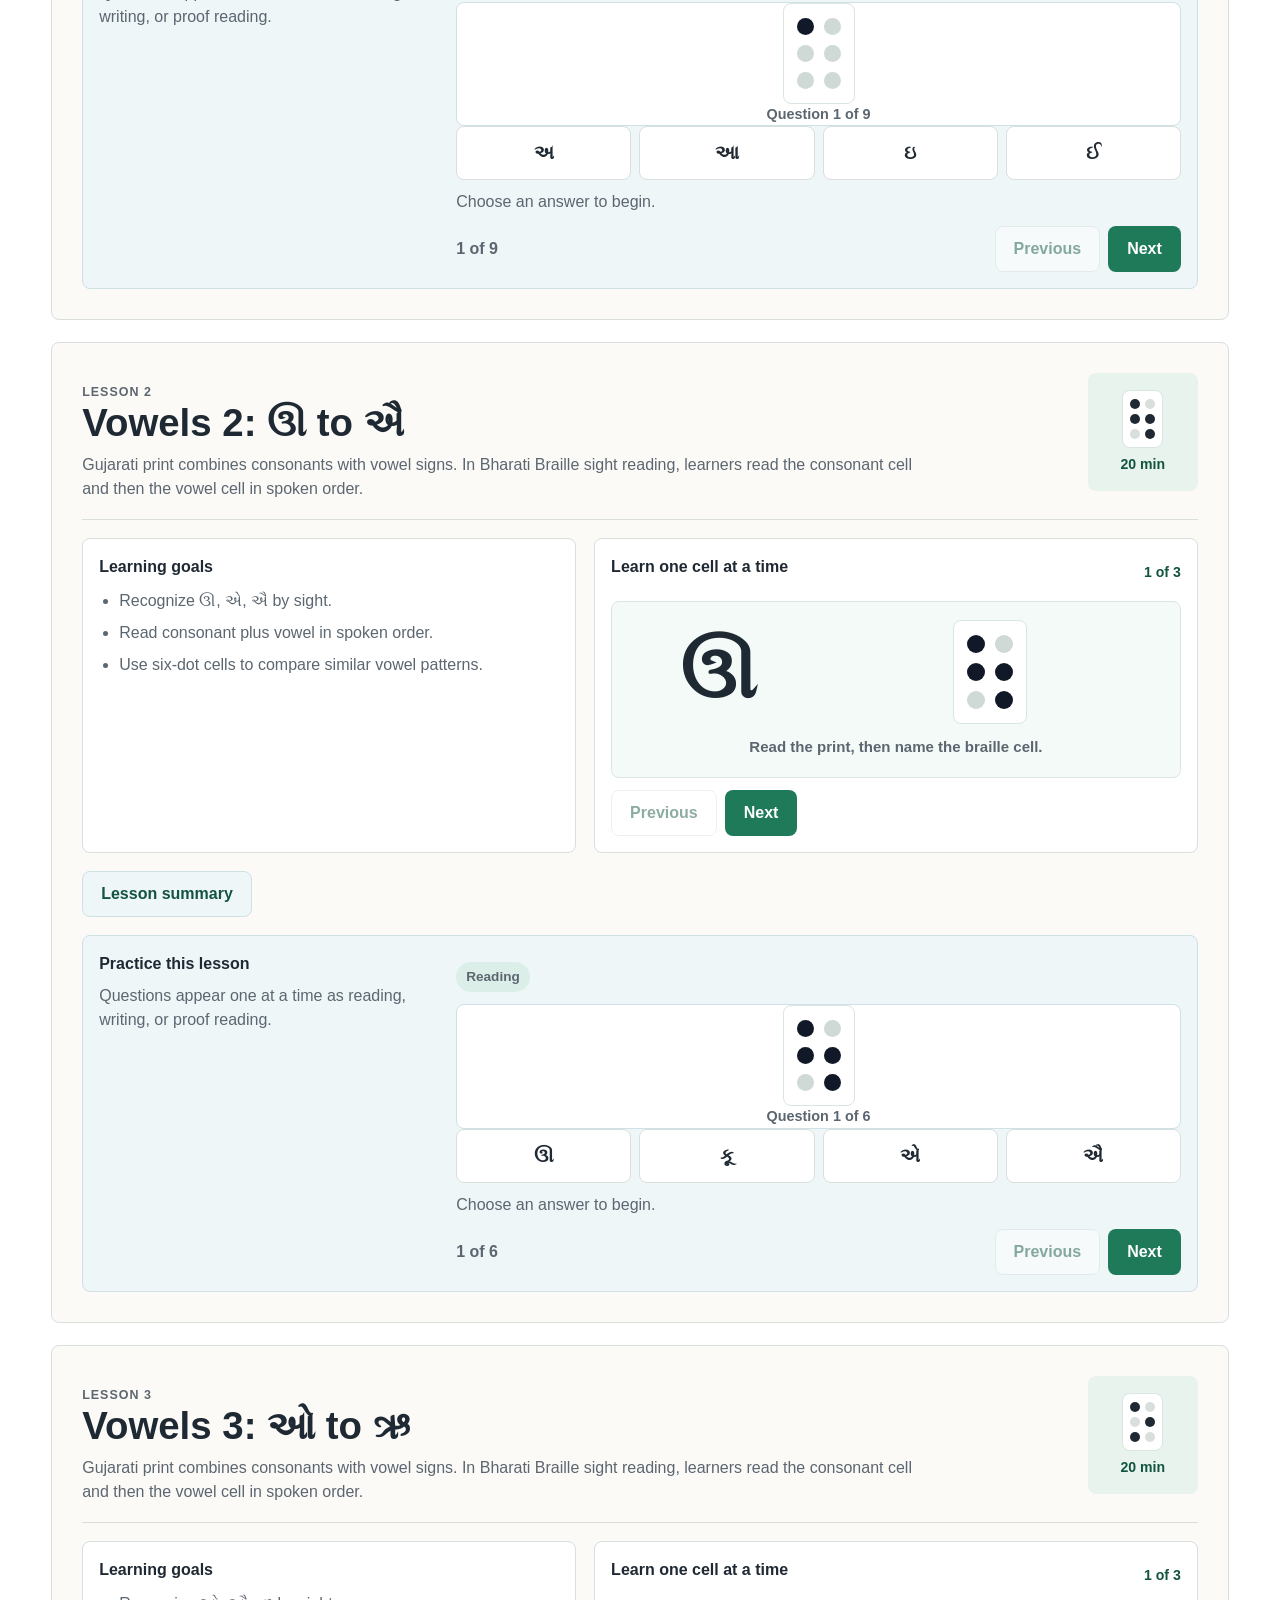
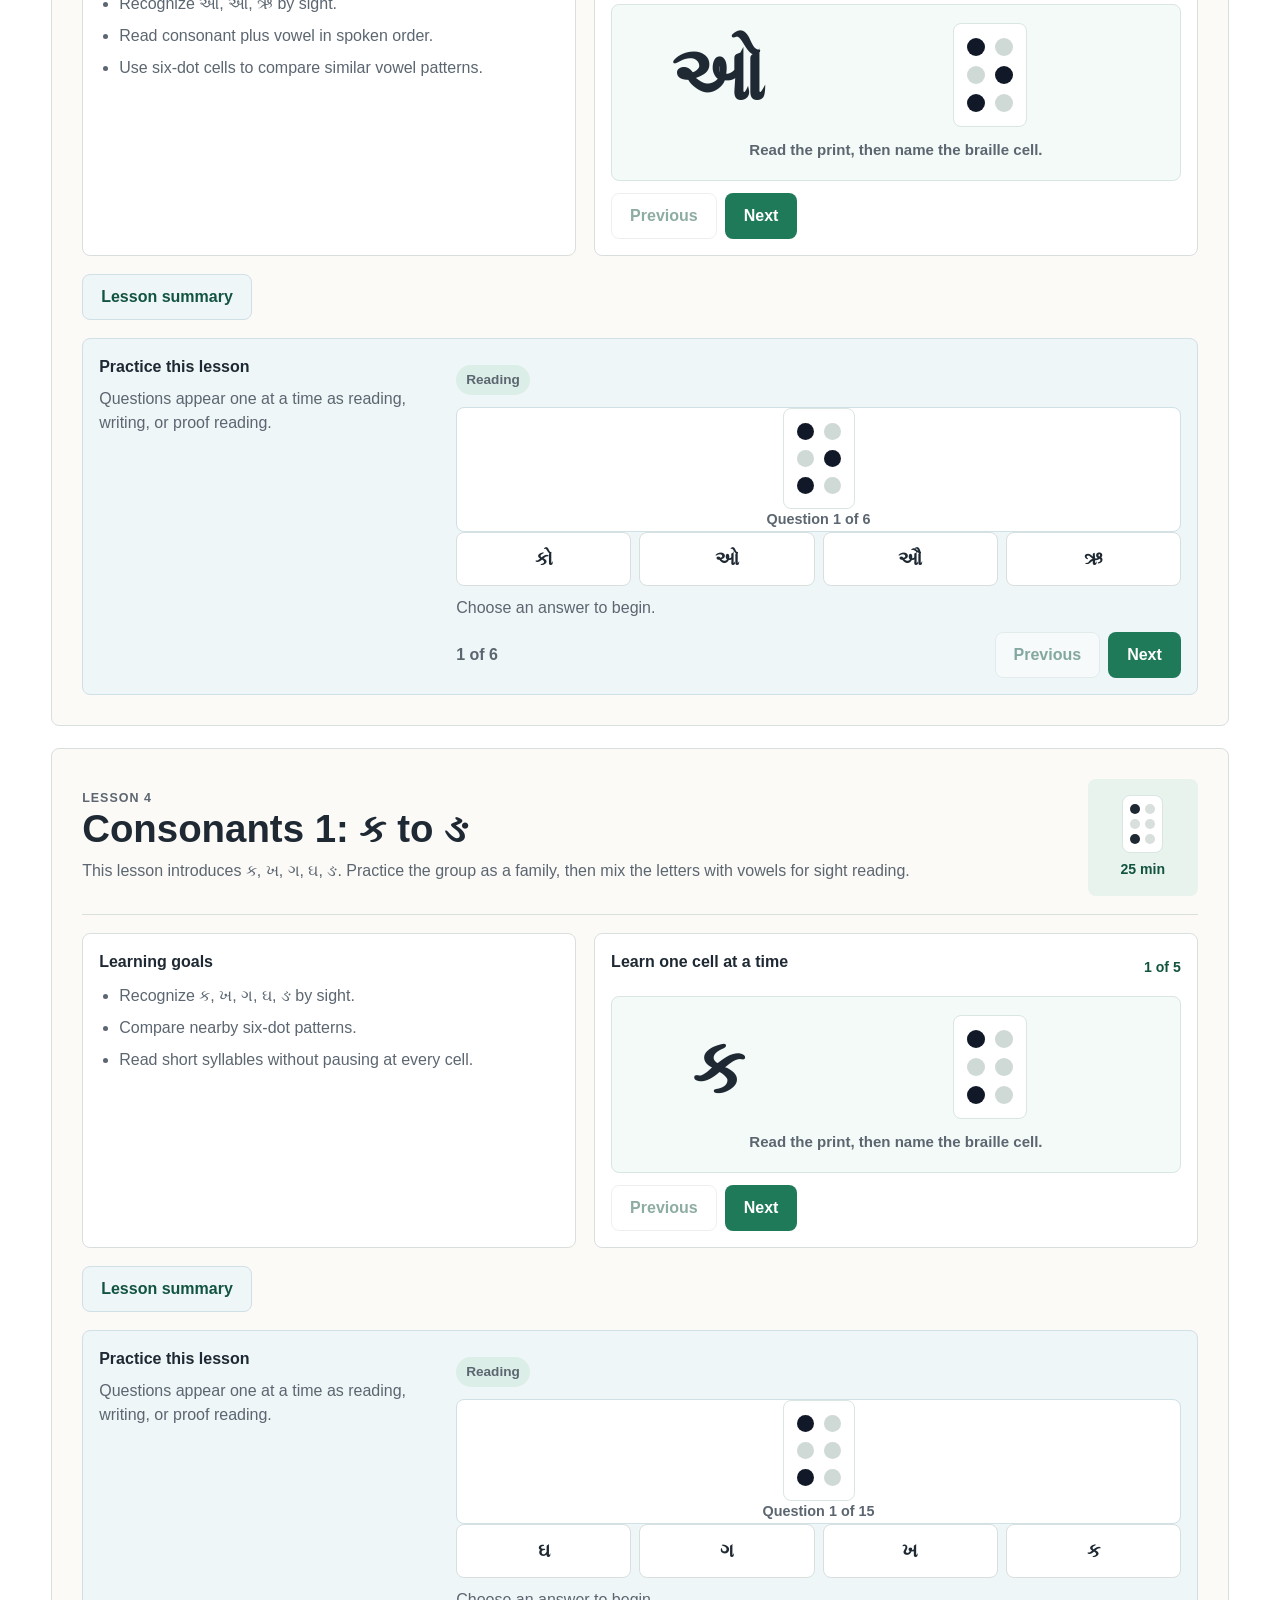
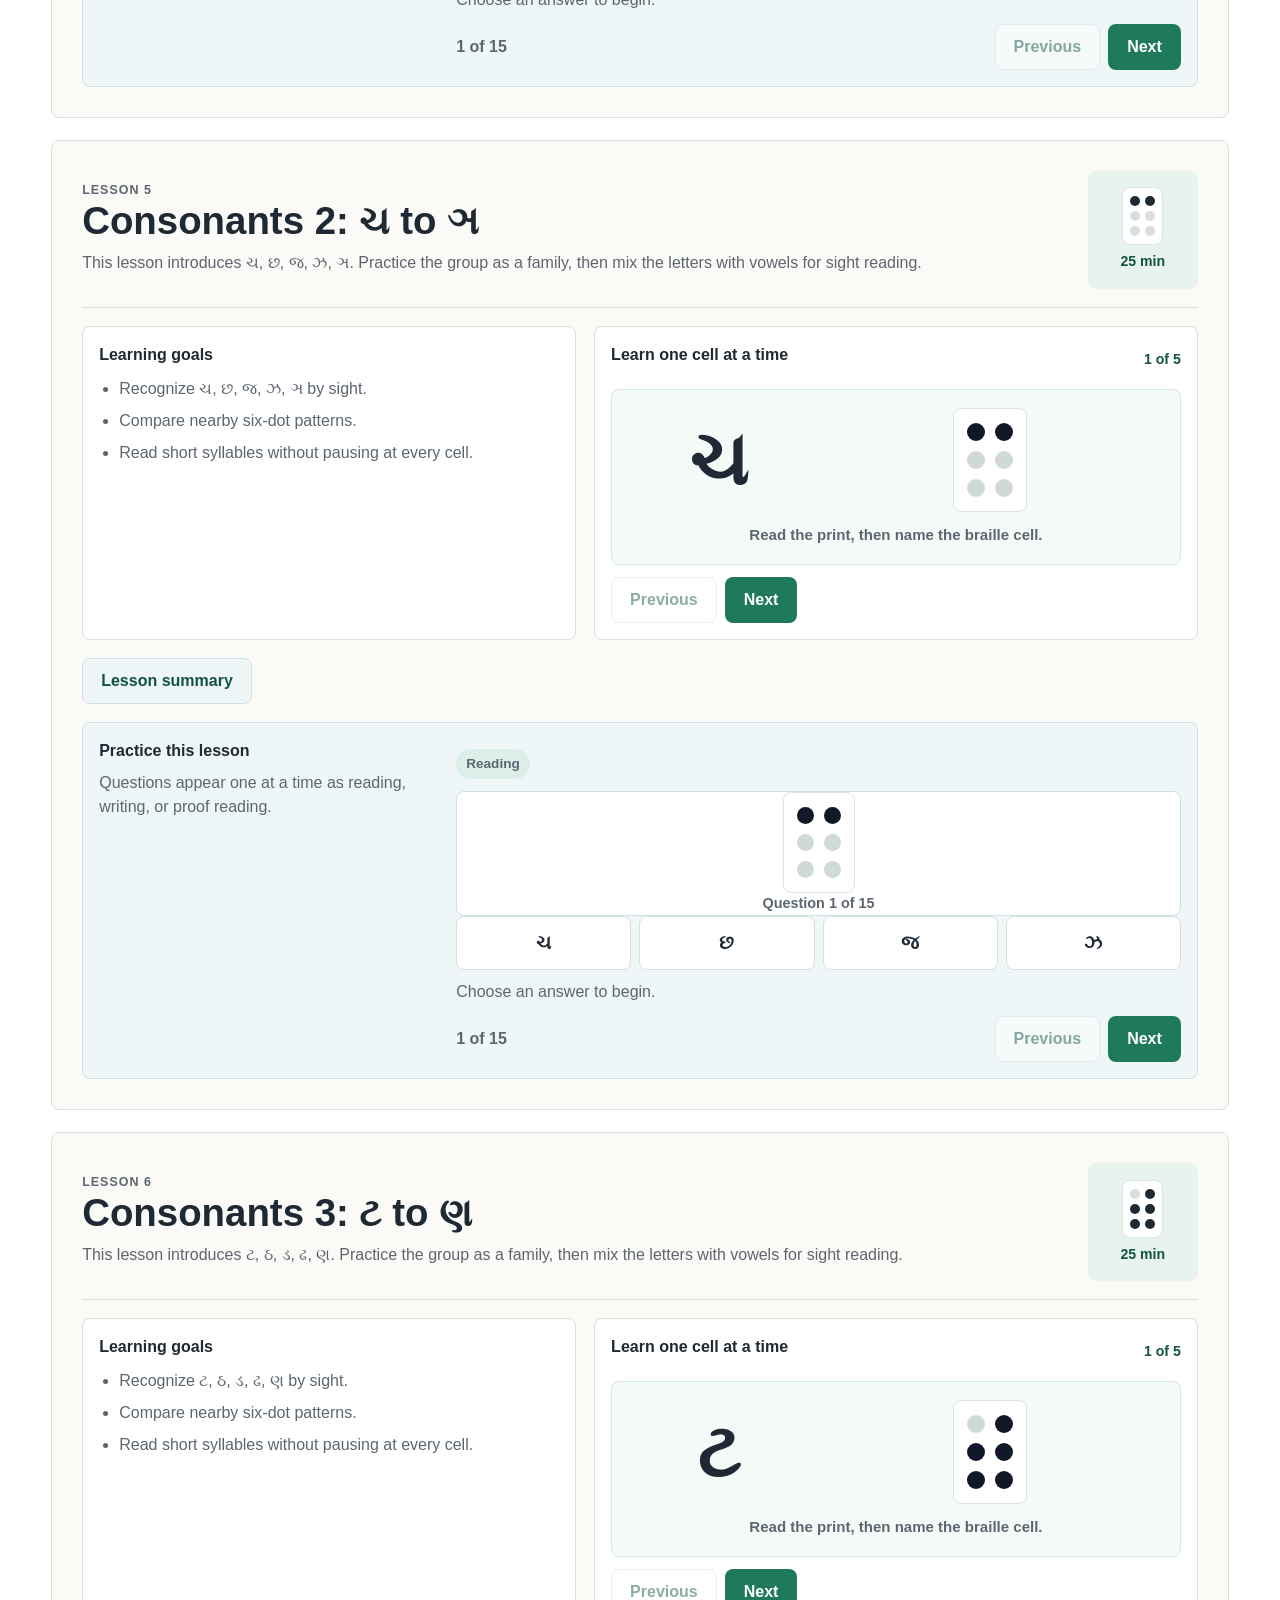
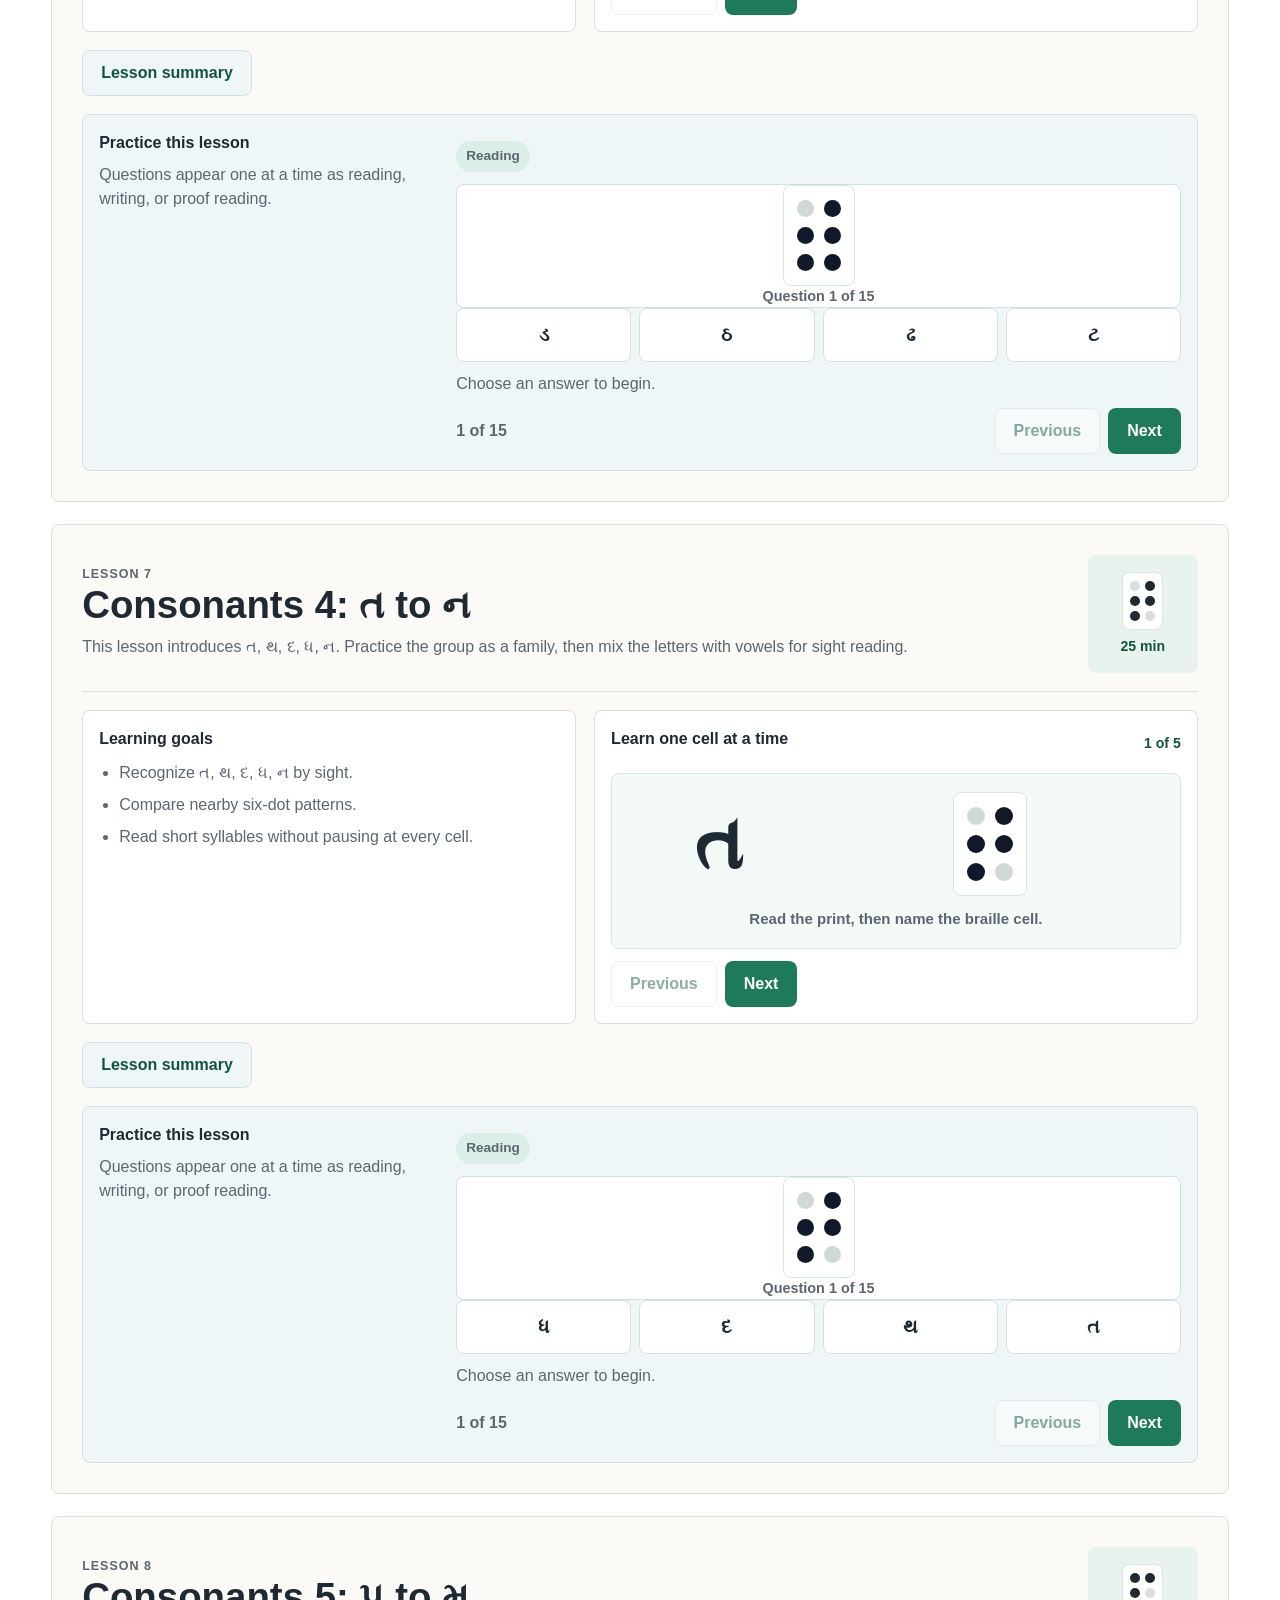
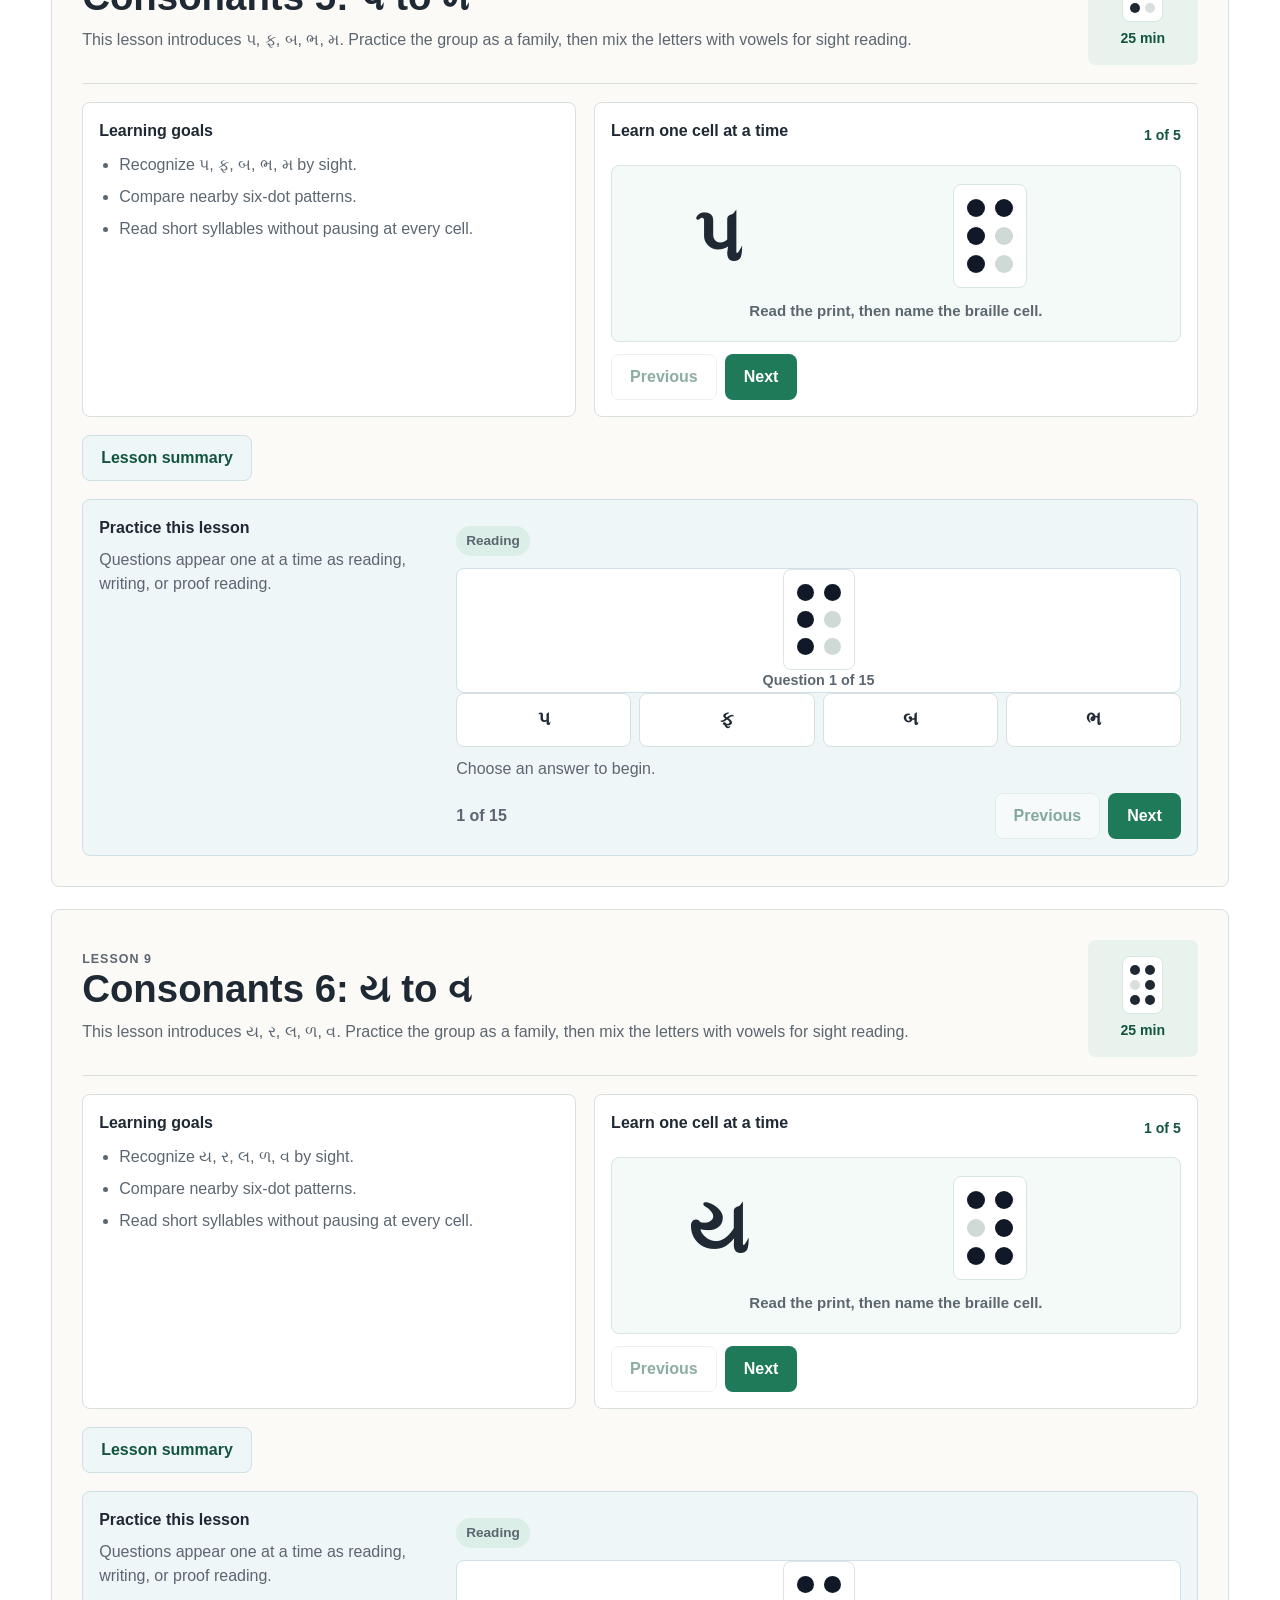
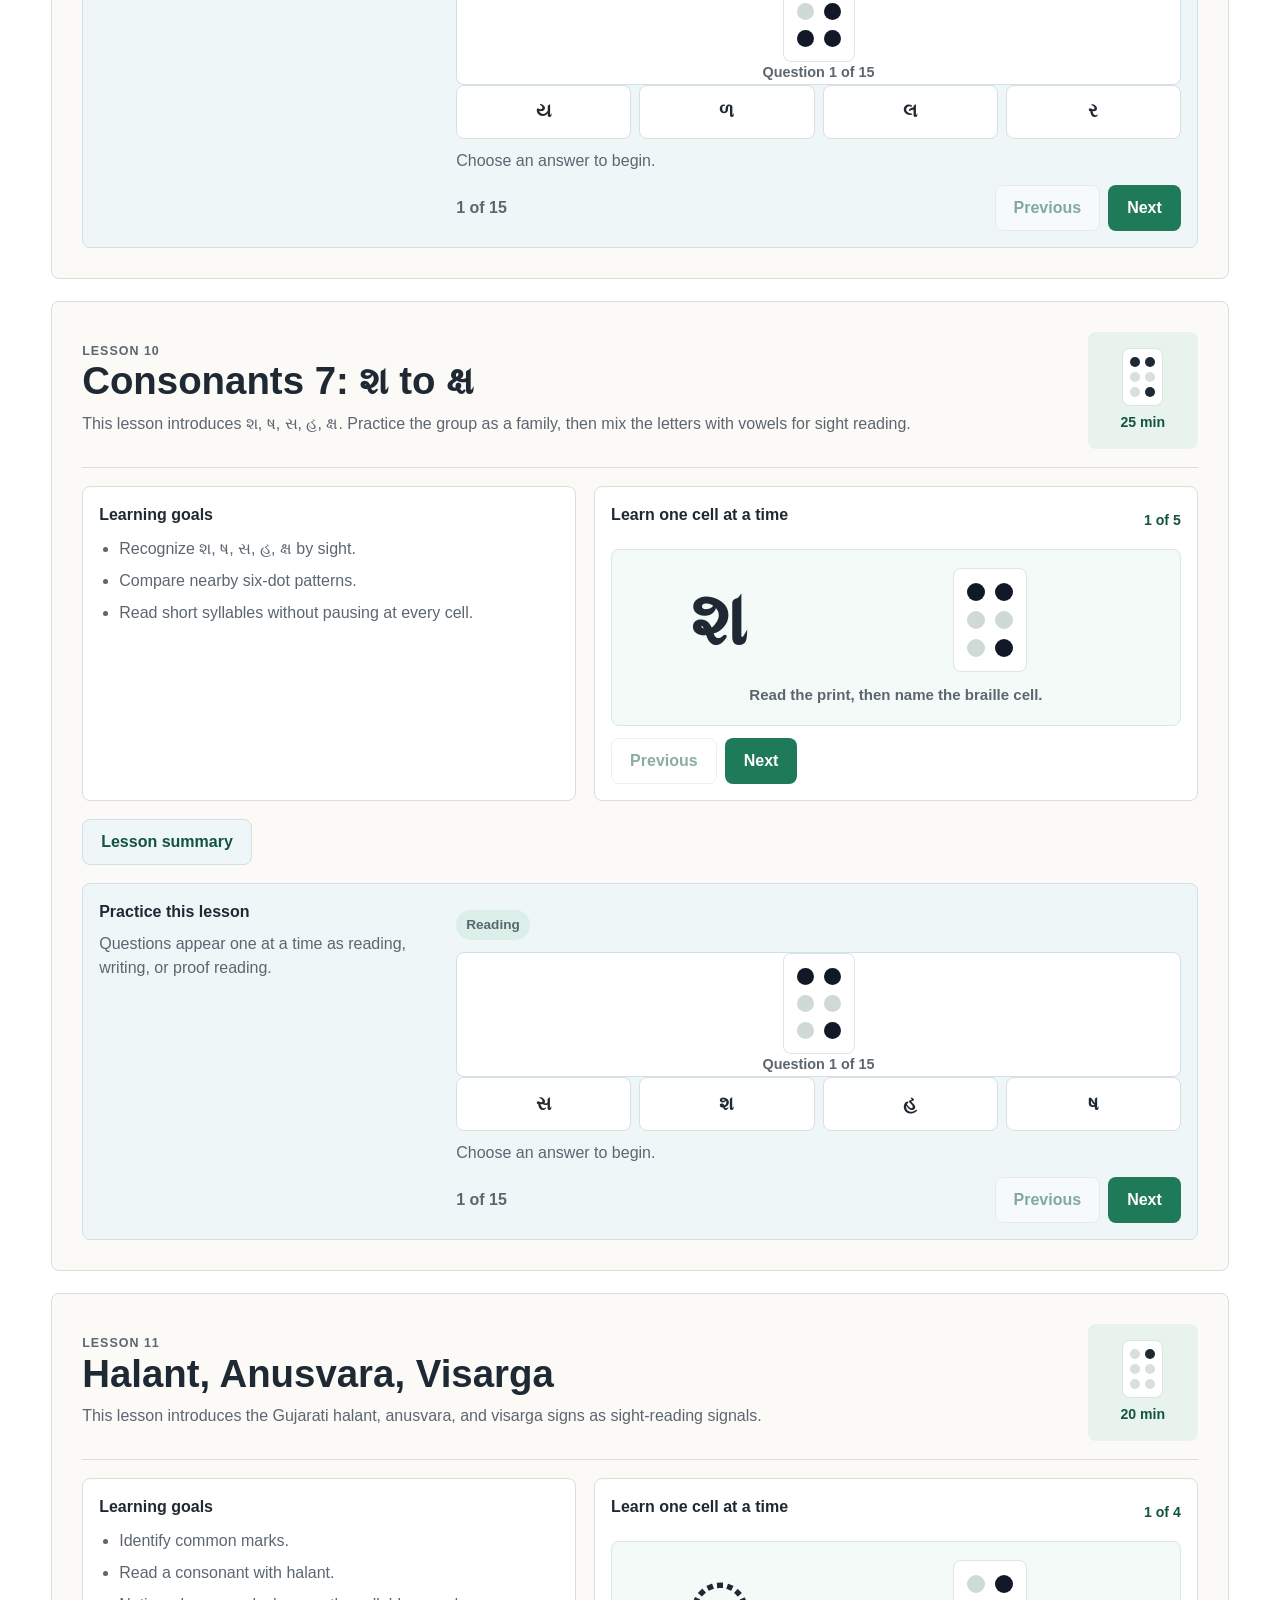
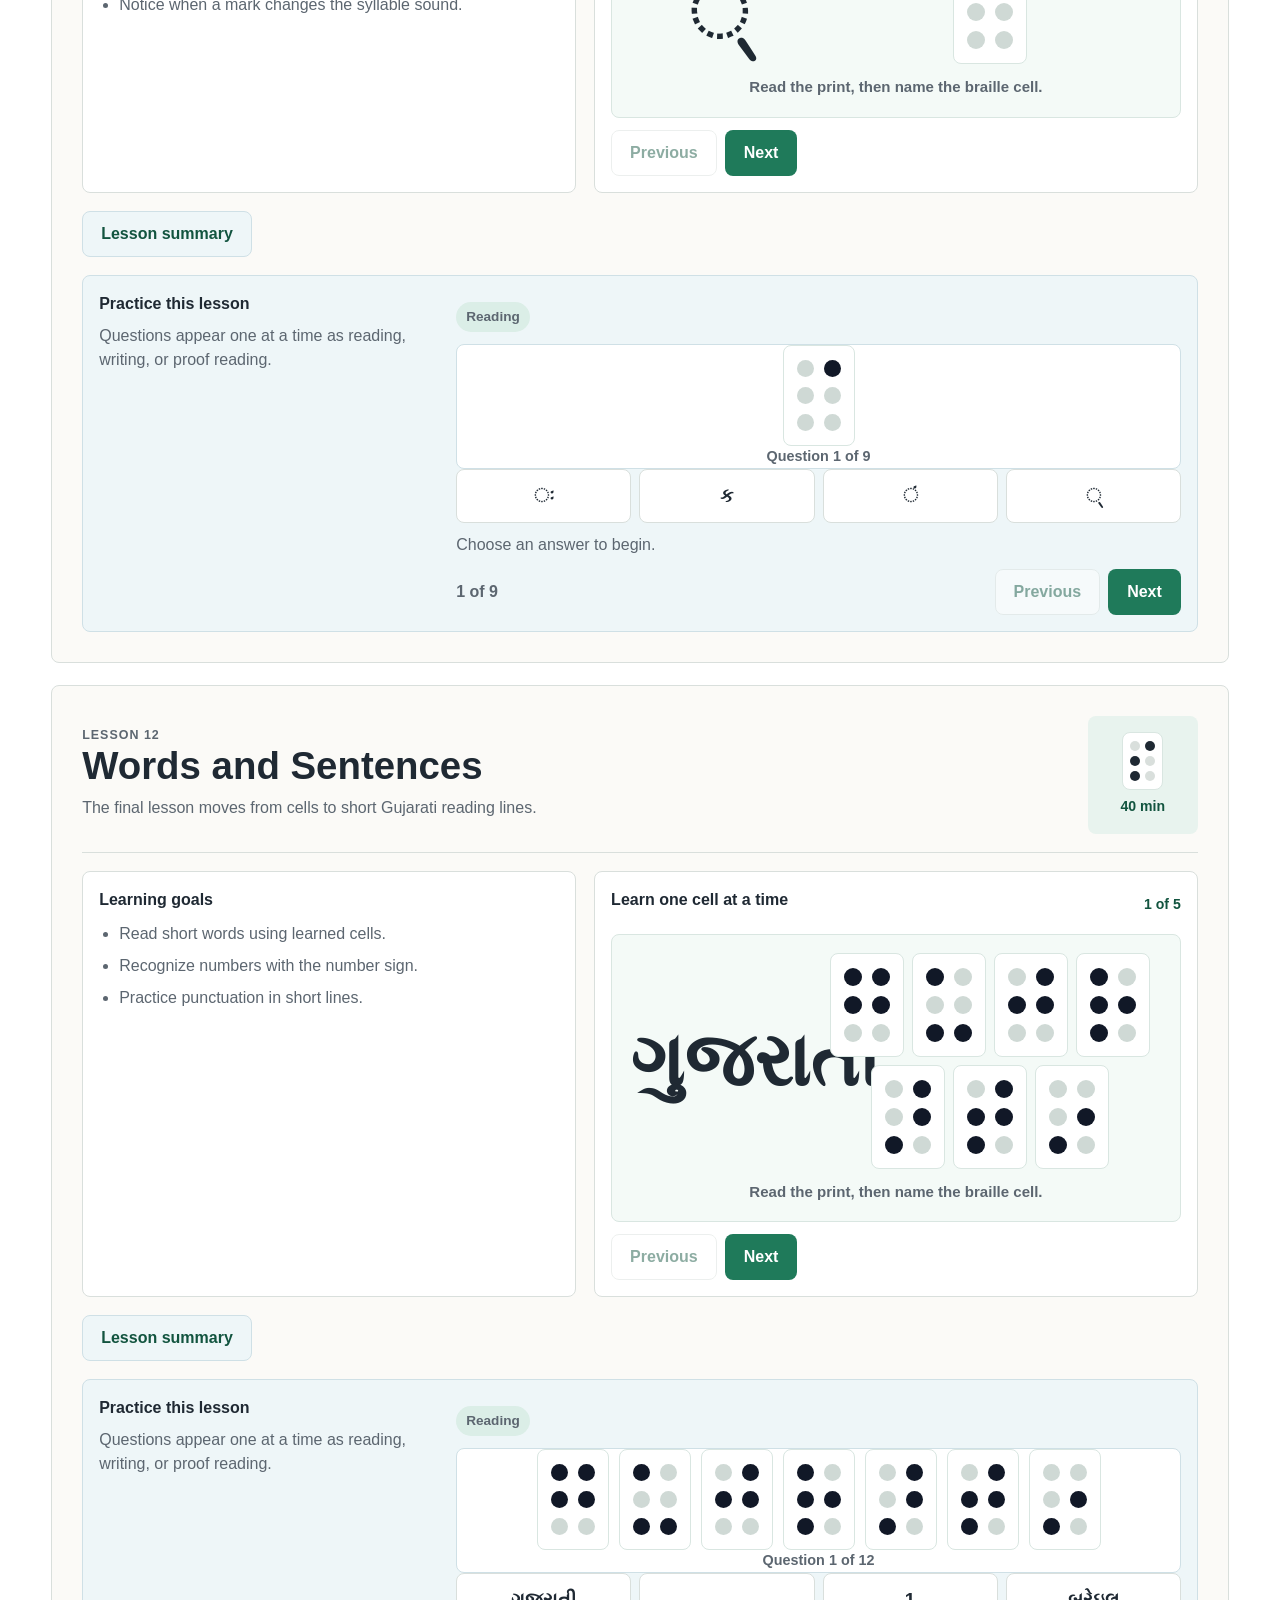
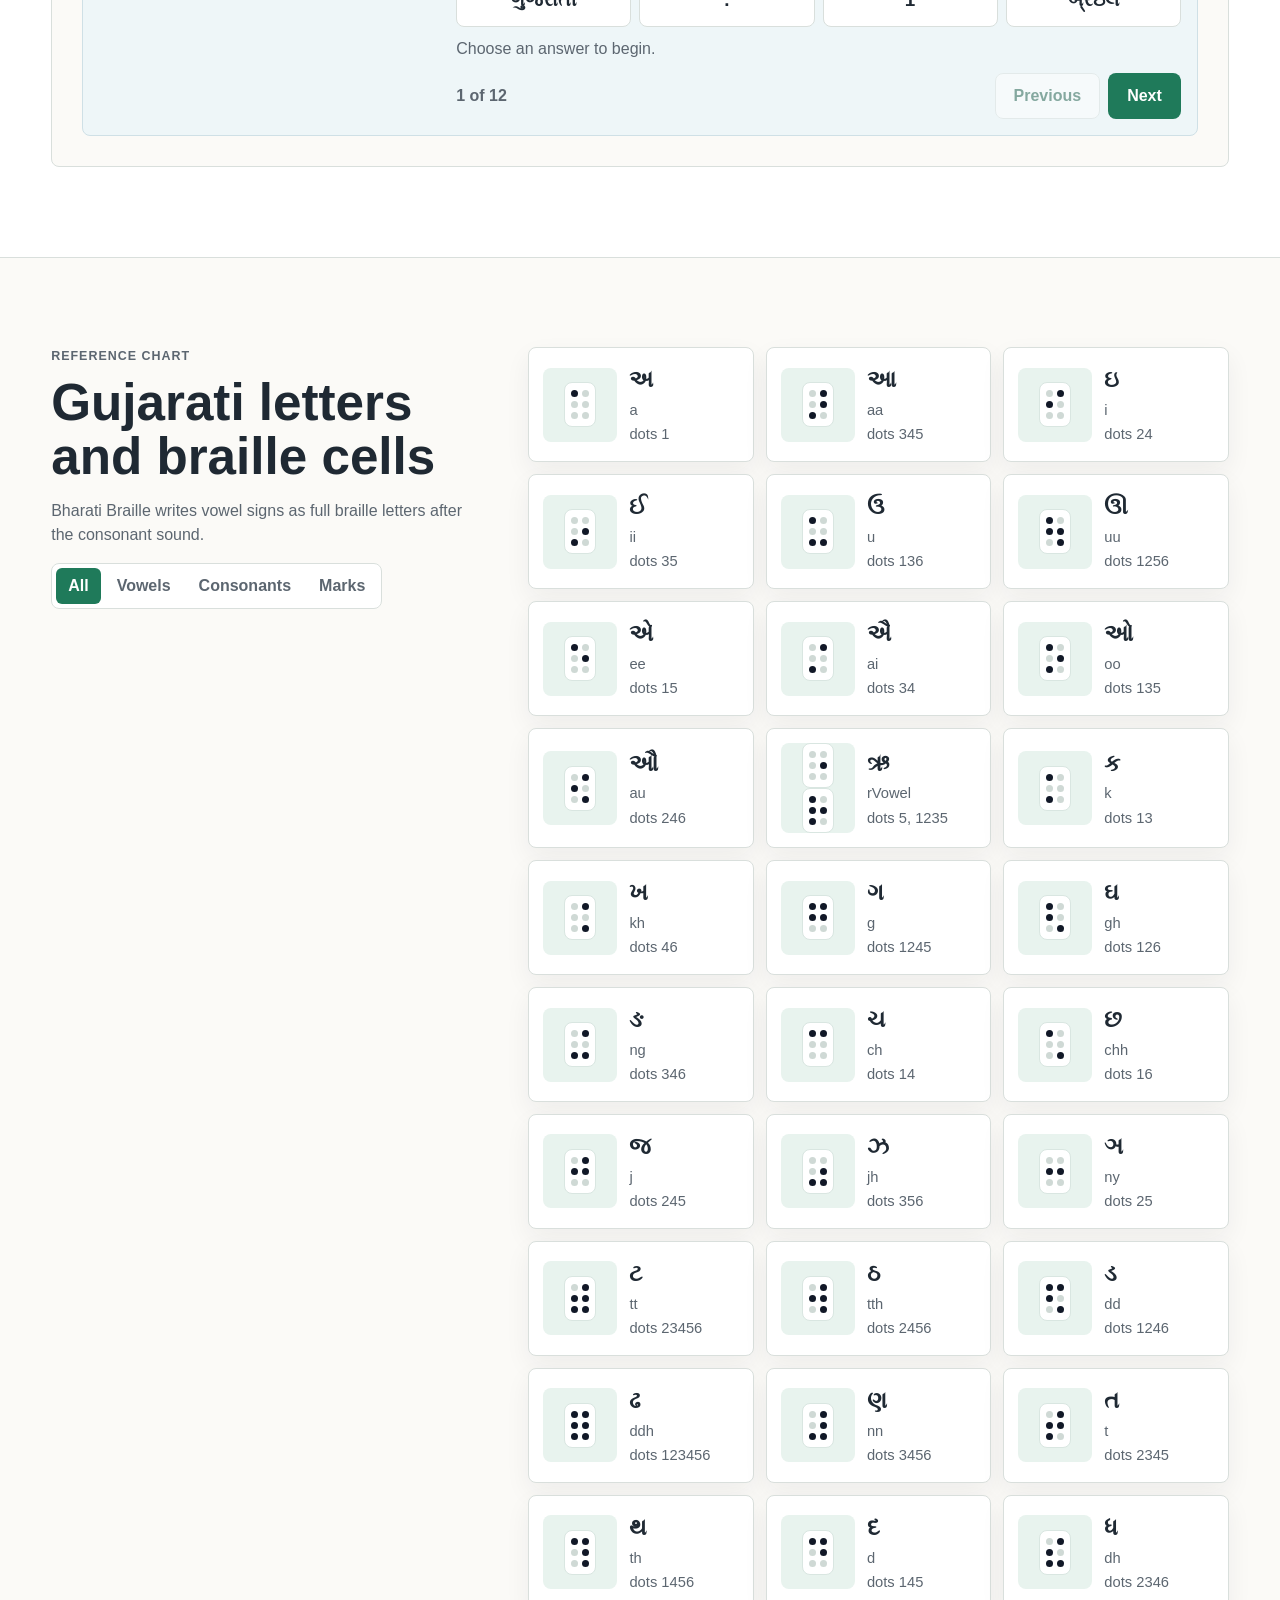
<file: gujarati.html>
<!doctype html><html lang="en"><head><meta charset="utf-8"><meta name="viewport" content="width=device-width, initial-scale=1"><title>Gujarati Braille by Sight</title><link rel="stylesheet" href="style.css?v=dot-order-20260618"></head><body data-course="gujarati"><header class="site-header"><a class="brand" href="index.html"><span class="brand-mark" data-braille-render="⠛" aria-hidden="true"></span><span id="brandName">Gujarati Braille by Sight</span></a><nav aria-label="Primary"><a href="index.html#languages">All languages</a><a href="#lessons">Lessons</a><a href="#chart">Chart</a><a href="#sandbox">Sandbox</a></nav></header><main id="top"><section class="hero" aria-labelledby="hero-title"><div class="hero-art" aria-hidden="true"><div class="braille-ribbon" data-braille-render="⠛ ⠥ ⠚ ⠁ ⠗ ⠁ ⠞ ⠊"></div></div><div class="hero-copy"><p class="eyebrow" id="courseEyebrow">Bharati Braille starter course</p><h1 id="hero-title">Learn Gujarati Braille by seeing</h1><p id="heroCopy"></p></div></section><section class="intro band" aria-labelledby="path-title"><div><h2 id="path-title">Suggested path</h2><p id="pathCopy"></p></div><div class="stats" aria-label="Course summary"><span><strong>8</strong> lessons</span><span><strong>6-dot</strong> cells</span><span><strong>Grade 1</strong> starter</span></div></section><section id="series" class="section"><div class="section-heading"><p class="eyebrow">Lesson series</p><h2>Build recognition in small lessons</h2></div><div class="lesson-grid" id="lessonGrid"></div></section><section id="lessons" class="section lesson-detail-section"><div class="section-heading"><p class="eyebrow">Full lessons</p><h2>Lessons</h2><p id="lessonCopy"></p></div><div class="lesson-detail-list" id="lessonDetails"></div></section><div class="modal-backdrop" id="summaryModal" hidden><section class="summary-modal" role="dialog" aria-modal="true" aria-labelledby="summaryTitle"><div class="summary-modal-header"><div><p class="eyebrow">Lesson summary</p><h2 id="summaryTitle">Lesson summary</h2></div><button class="icon-button" type="button" id="closeSummary" aria-label="Close lesson summary">×</button></div><div class="summary-modal-body" id="summaryBody"></div></section></div><section id="chart" class="section split"><div class="section-heading sticky-copy"><p class="eyebrow">Reference chart</p><h2 id="chartTitle">Gujarati letters and braille cells</h2><p id="chartCopy"></p><div class="segmented" role="tablist" aria-label="Chart groups"><button class="active" type="button" data-chart-filter="all">All</button><button type="button" data-chart-filter="vowel">Vowels</button><button type="button" data-chart-filter="consonant">Consonants</button><button type="button" data-chart-filter="mark">Marks</button></div></div><div class="chart-panel"><div class="chart-grid" id="chartGrid"></div></div></section><section id="sandbox" class="section split reverse"><div class="sandbox-tool"><label for="kannadaInput" id="sandboxLabel">Gujarati print</label><textarea id="kannadaInput" rows="6"></textarea><div class="sandbox-output" aria-label="Braille output"><span id="brailleOutput"></span></div></div><div class="section-heading sticky-copy"><p class="eyebrow">Sandbox</p><h2>Explore print-to-braille order</h2><p id="sandboxCopy"></p></div></section></main><footer class="site-footer"><span id="footerName">Gujarati Braille by Sight</span><a href="#top">Back to top</a></footer><script src="multi-course.js?v=dot-order-20260618"></script></body></html>
</file>
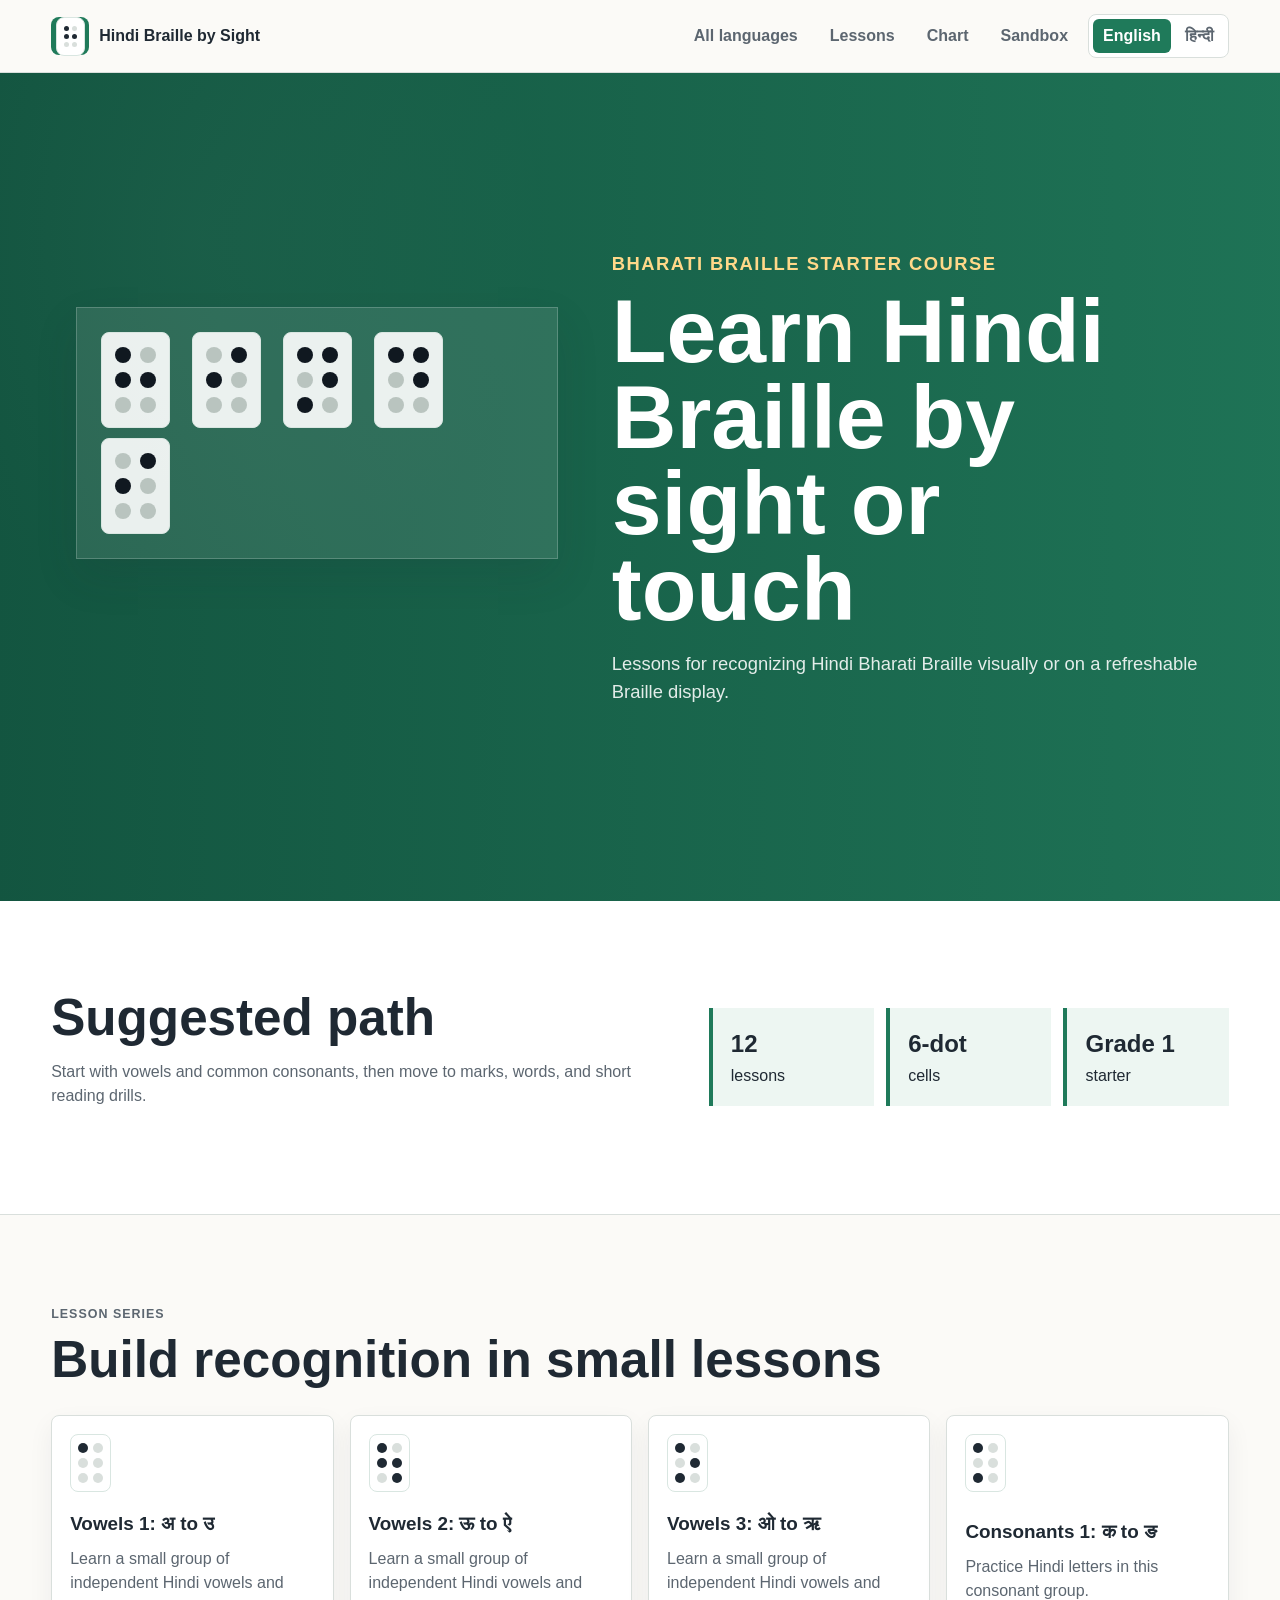
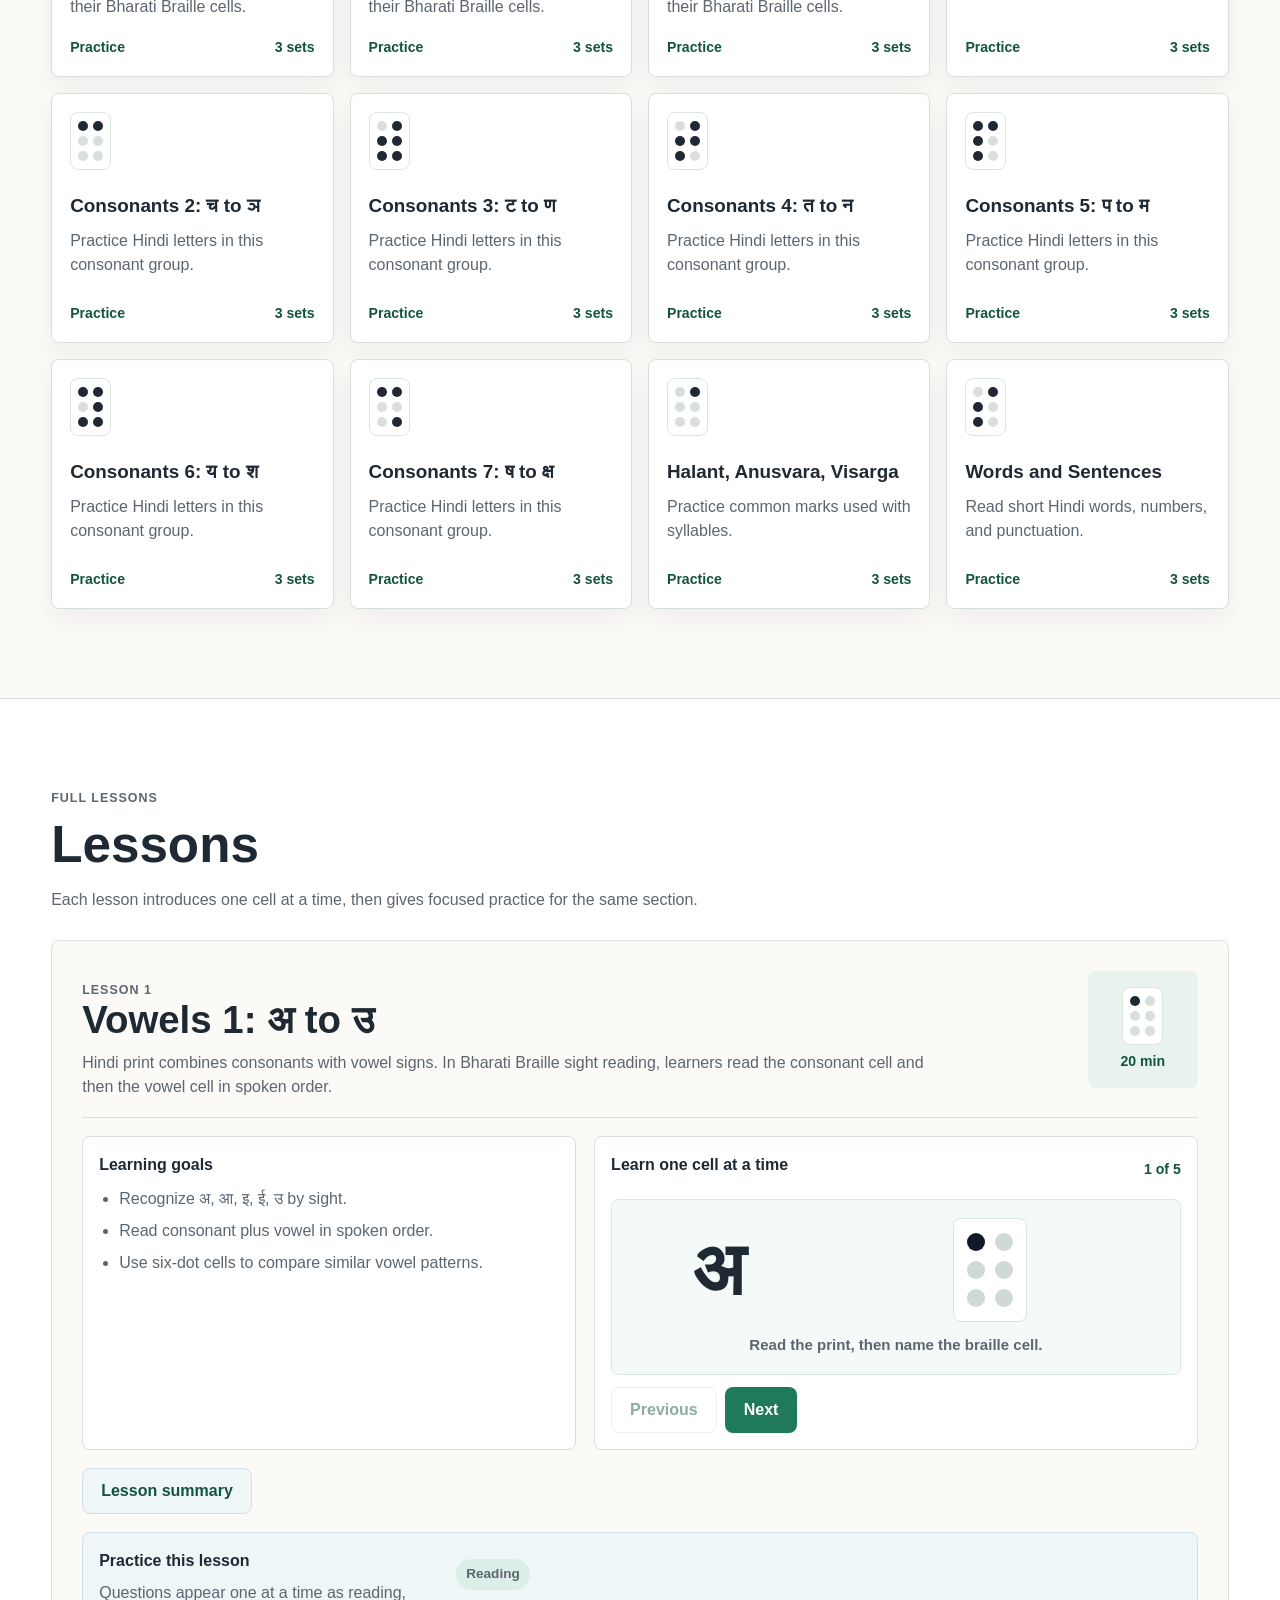
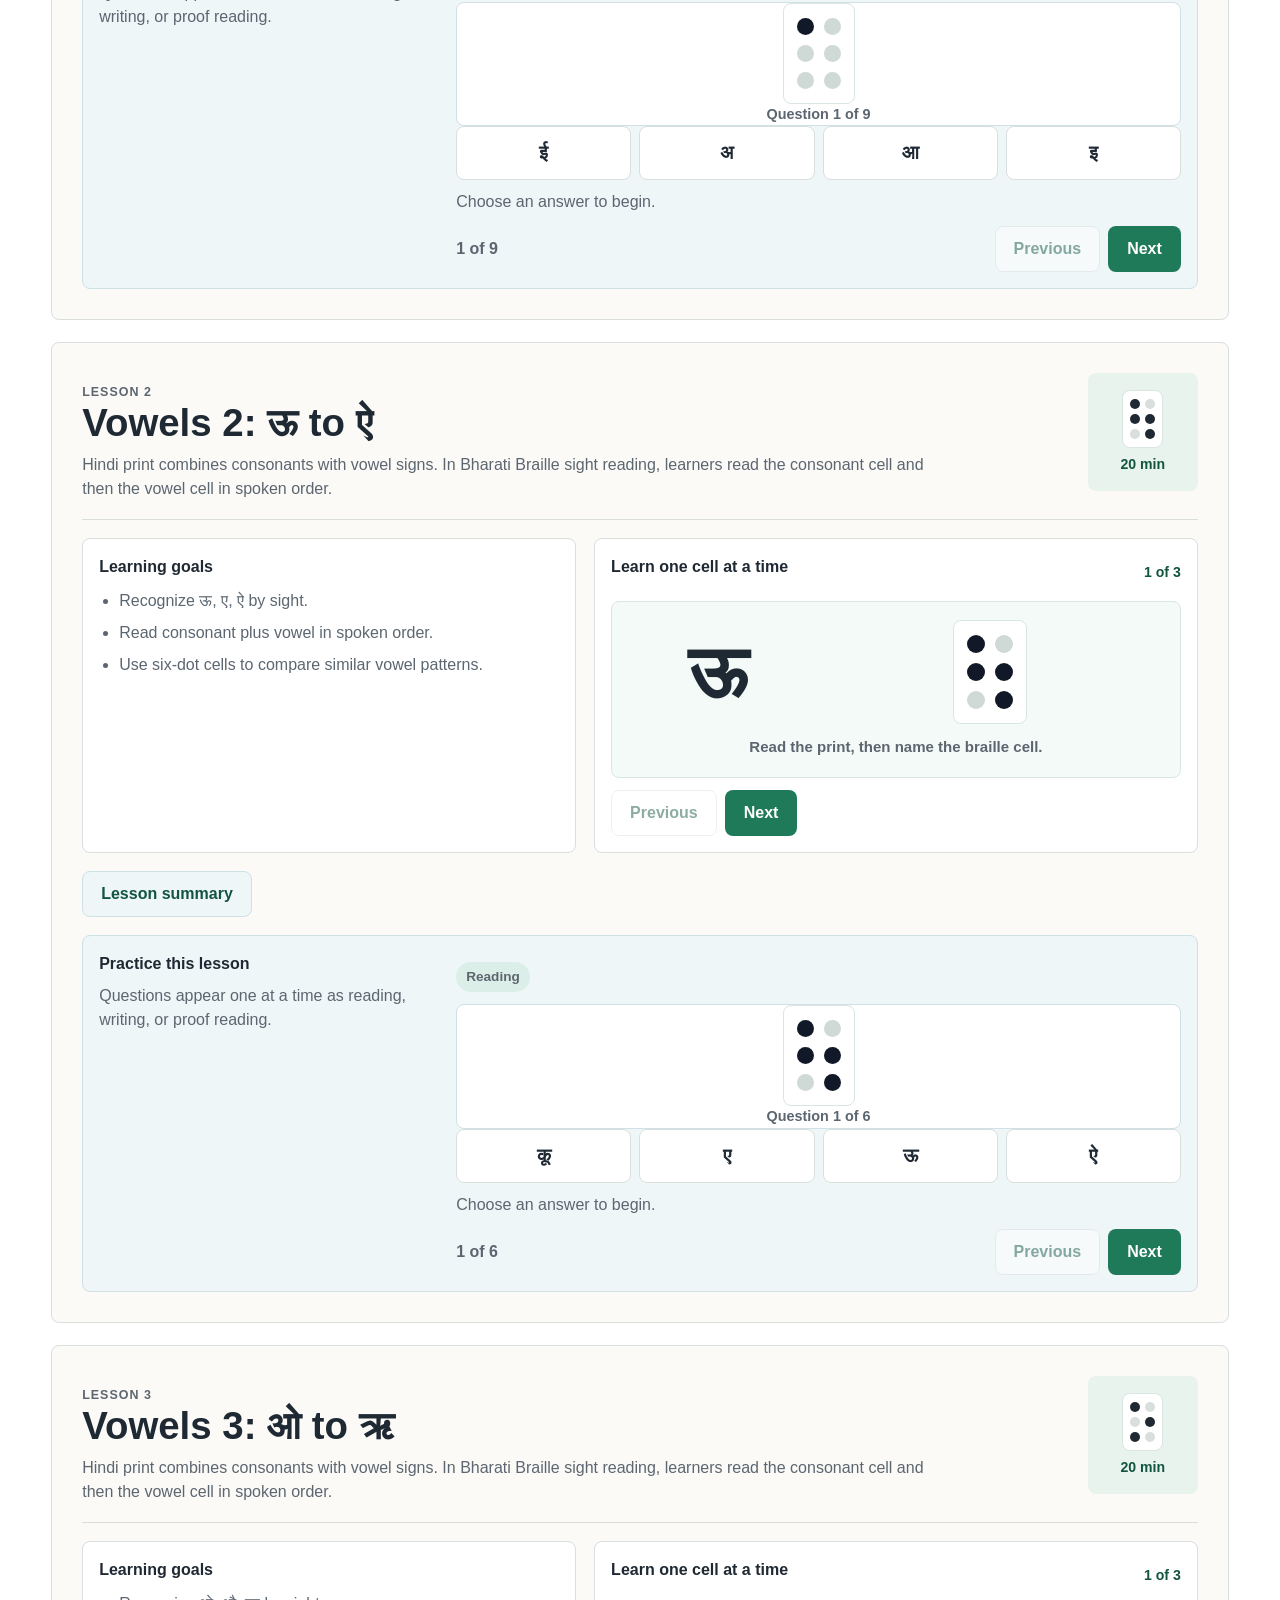
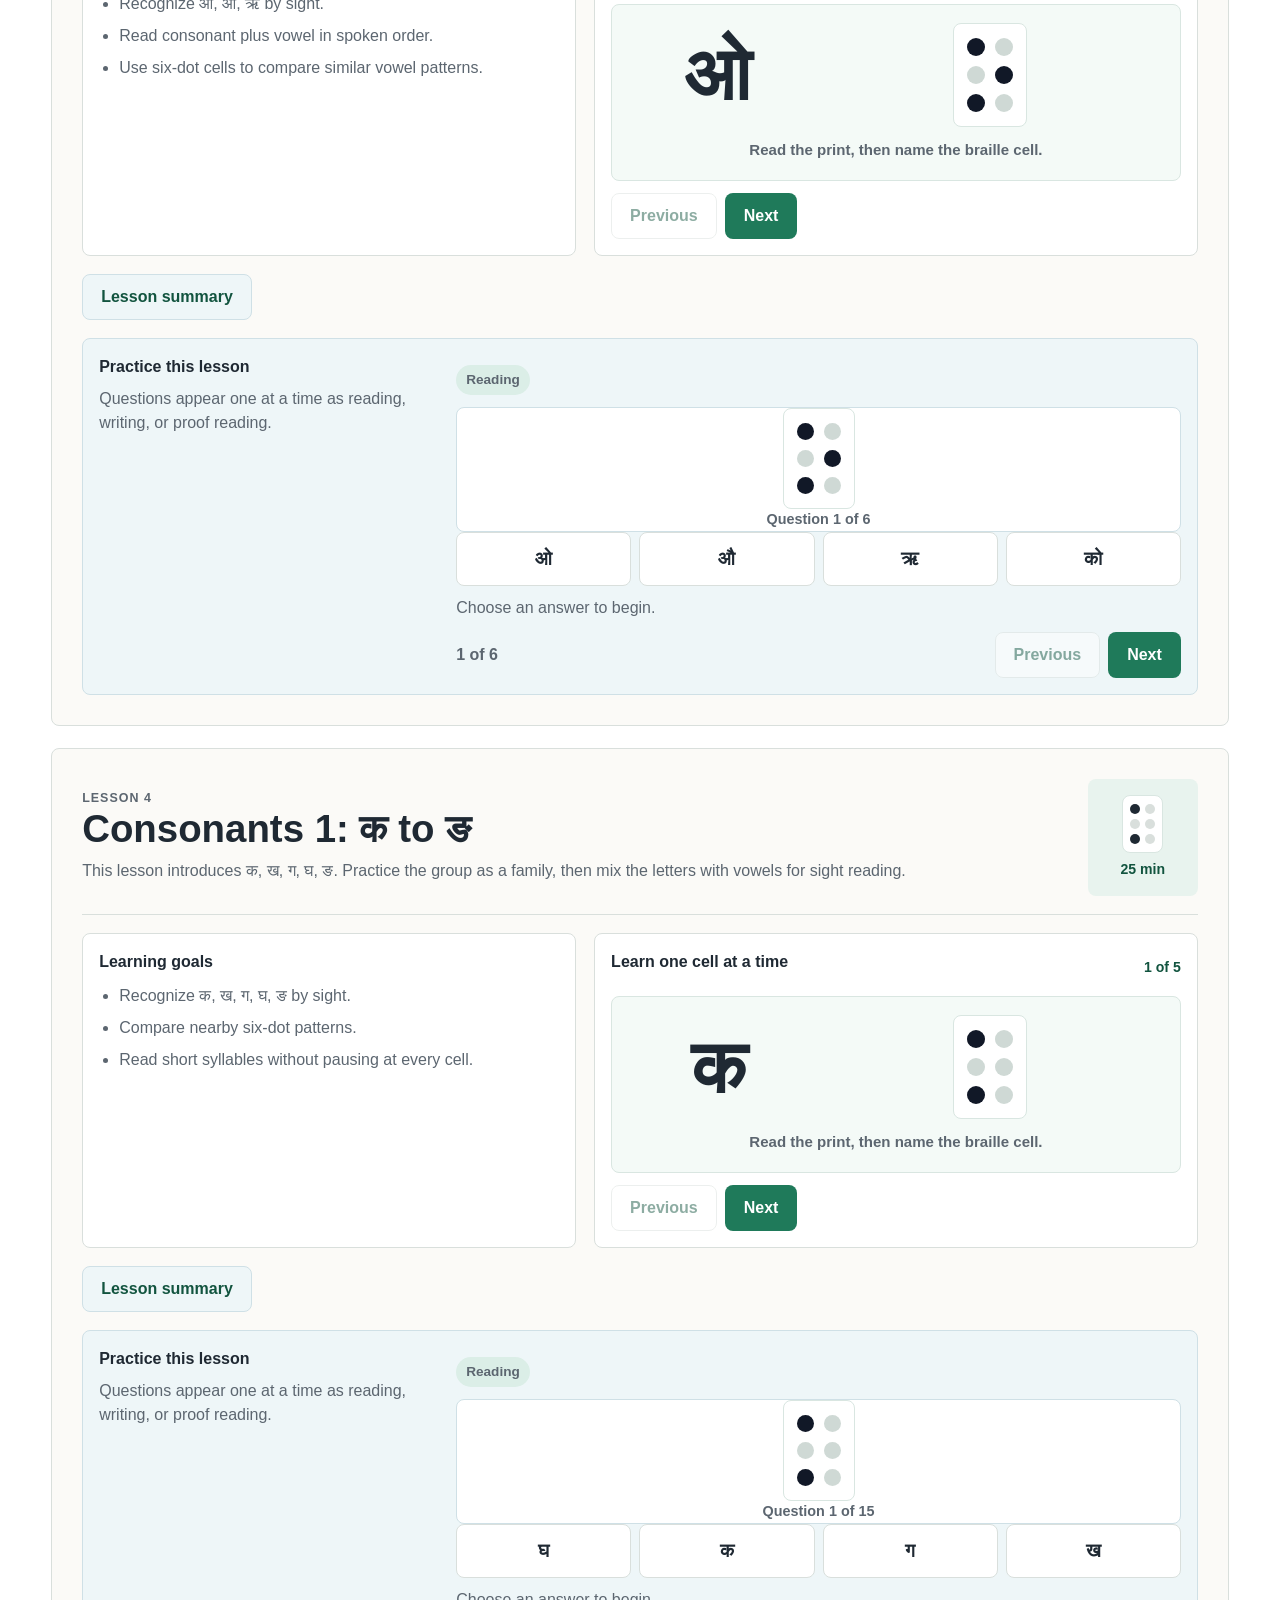
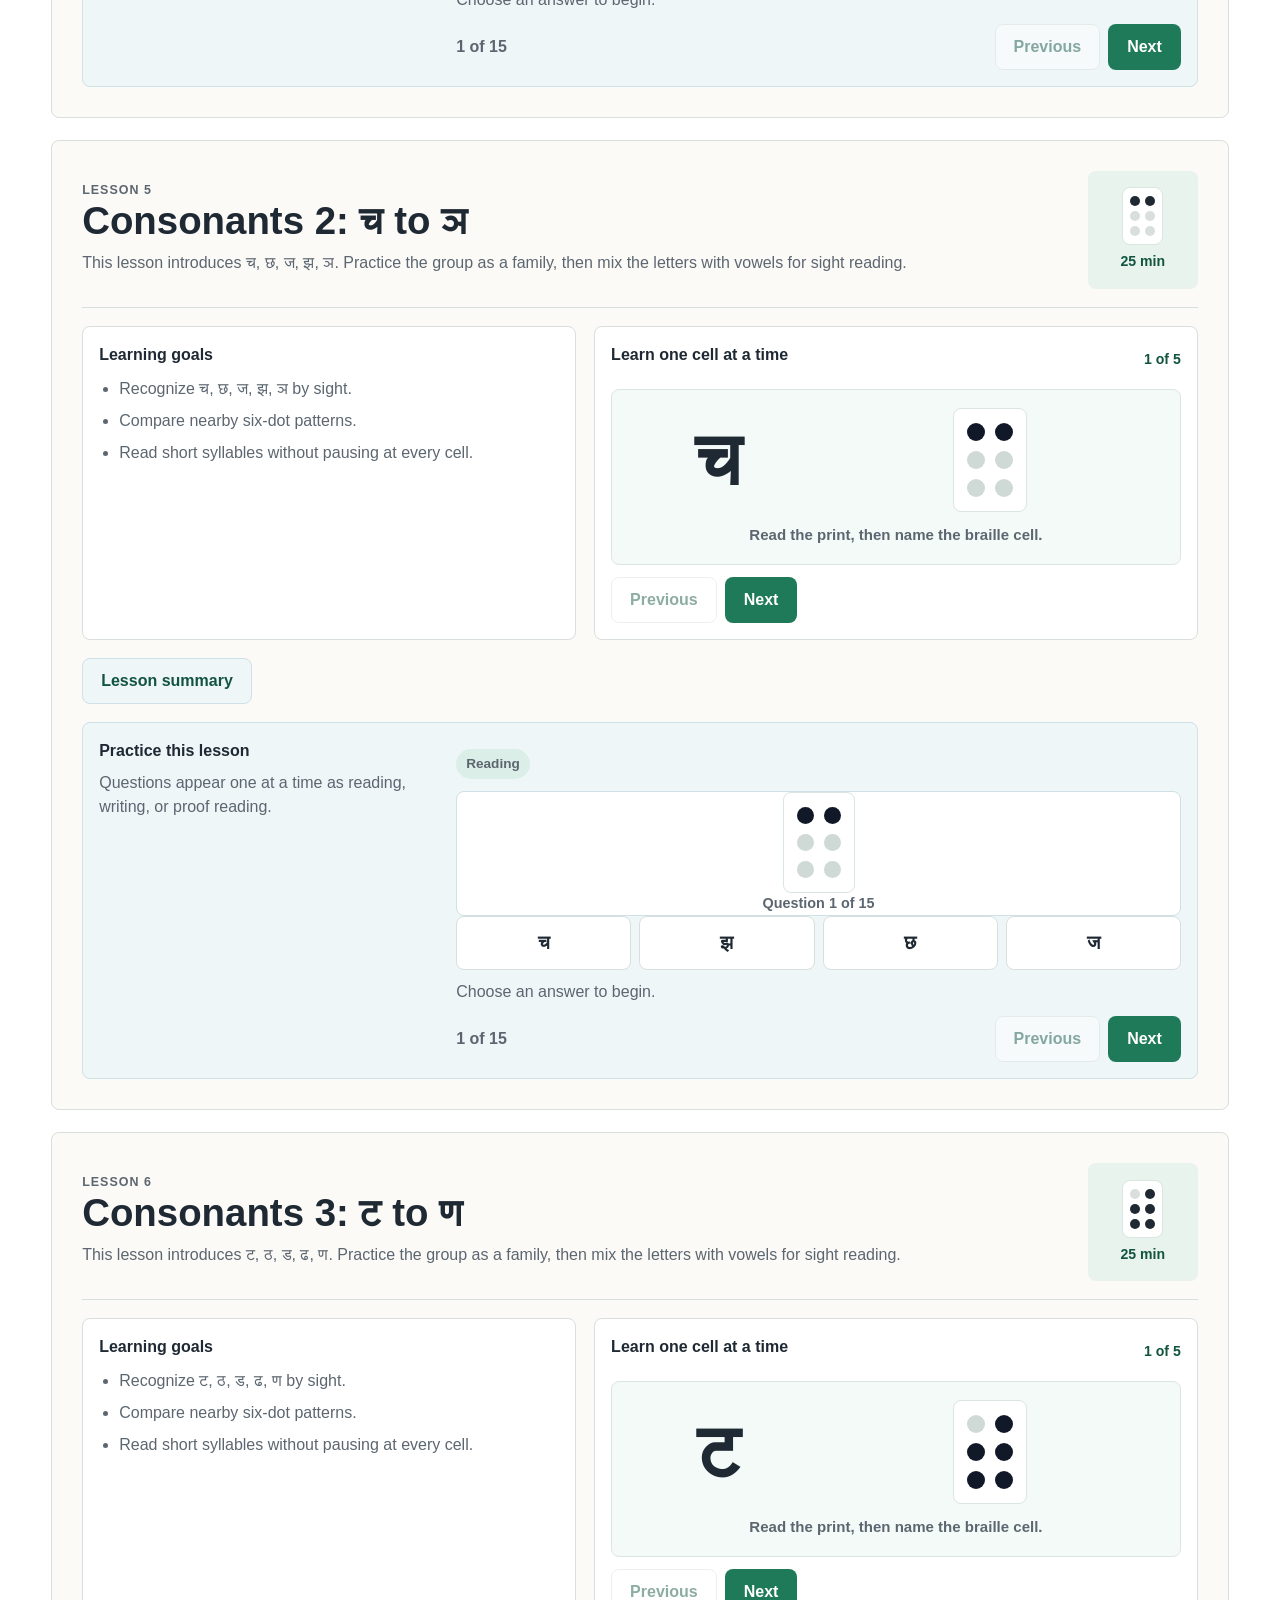
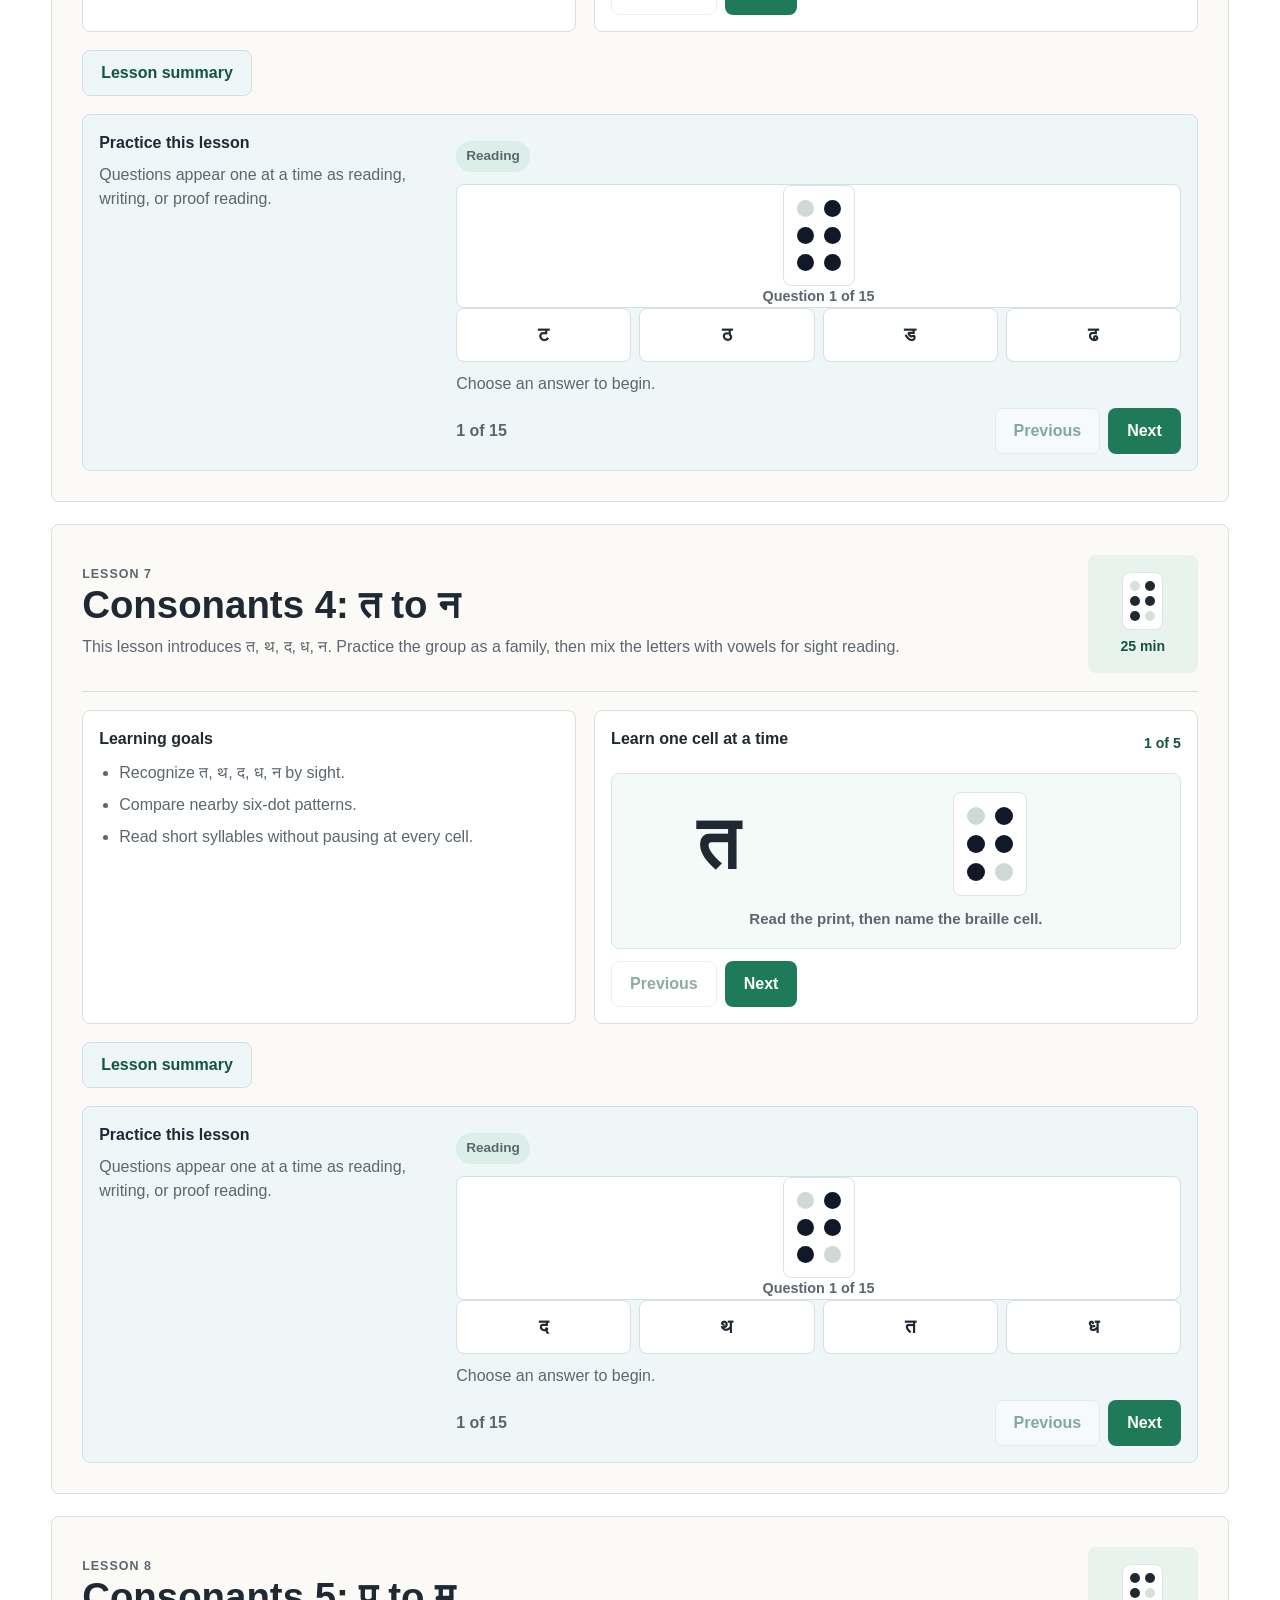
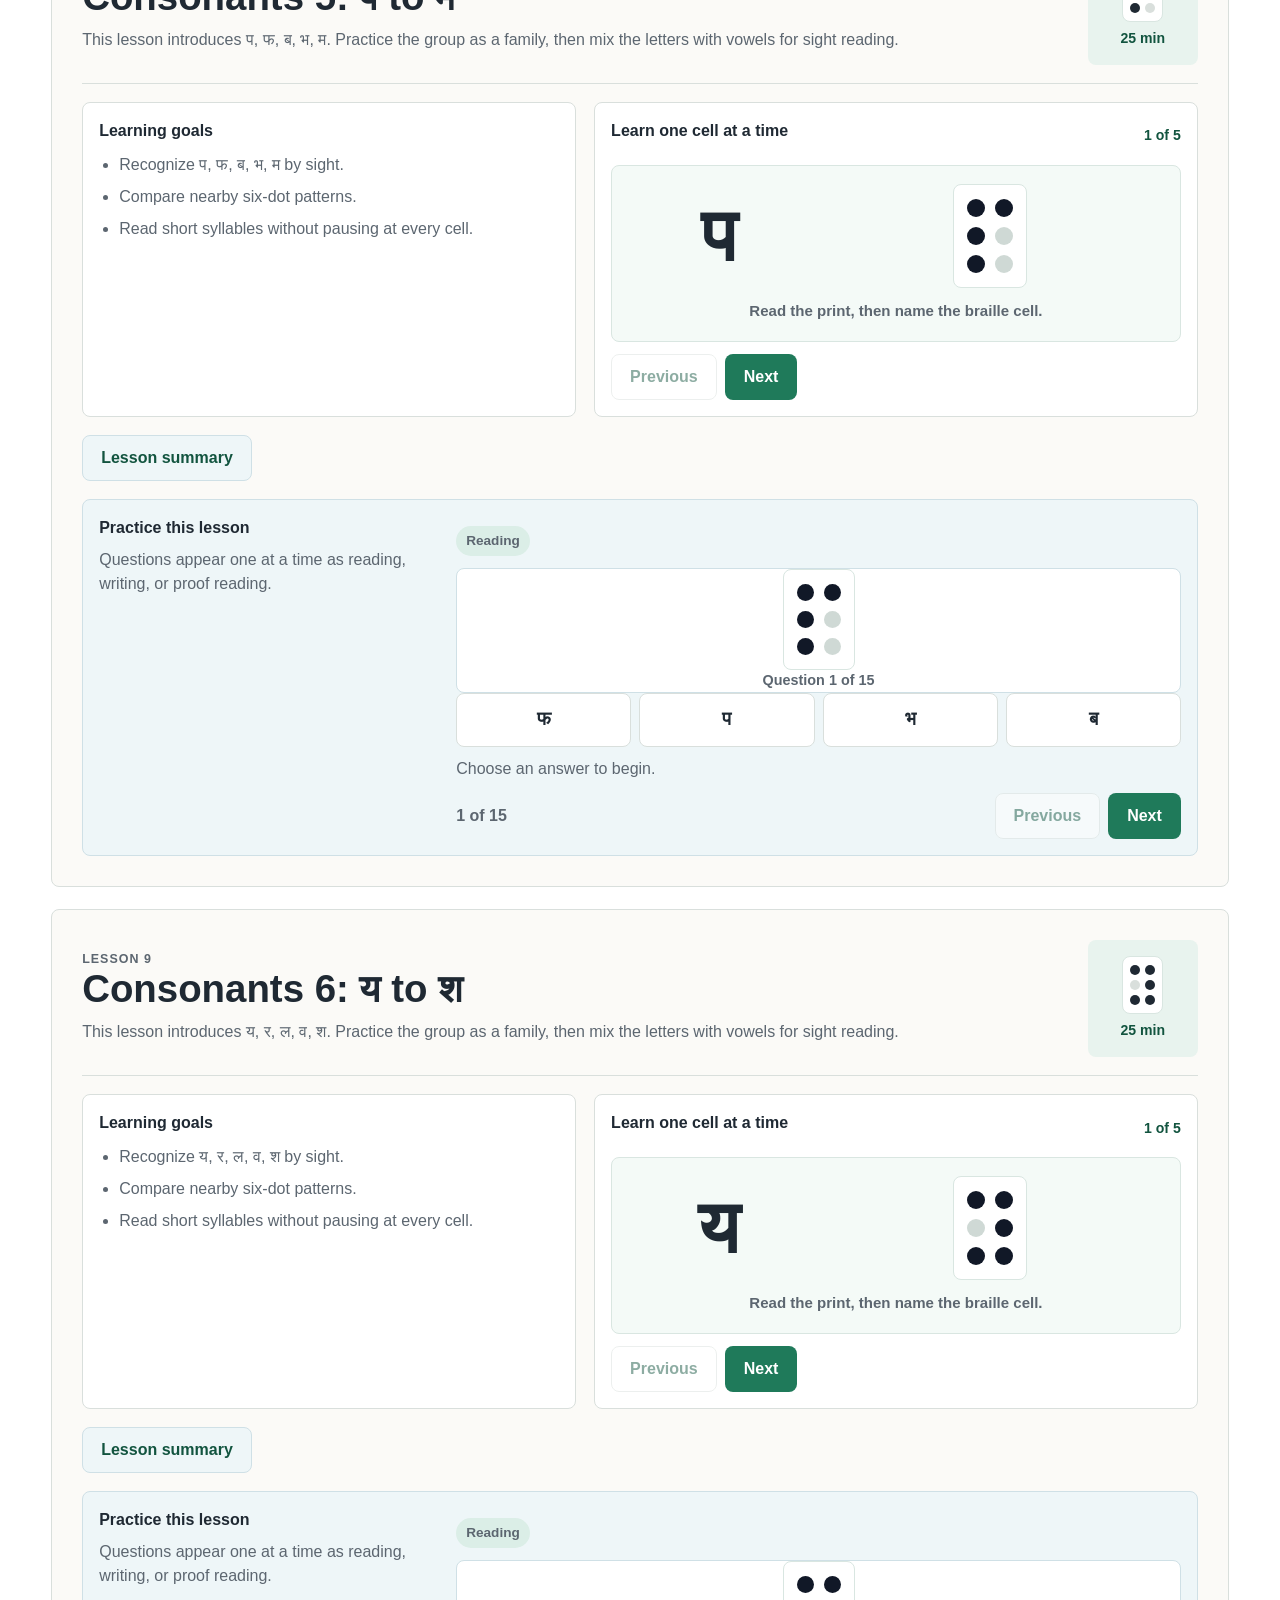
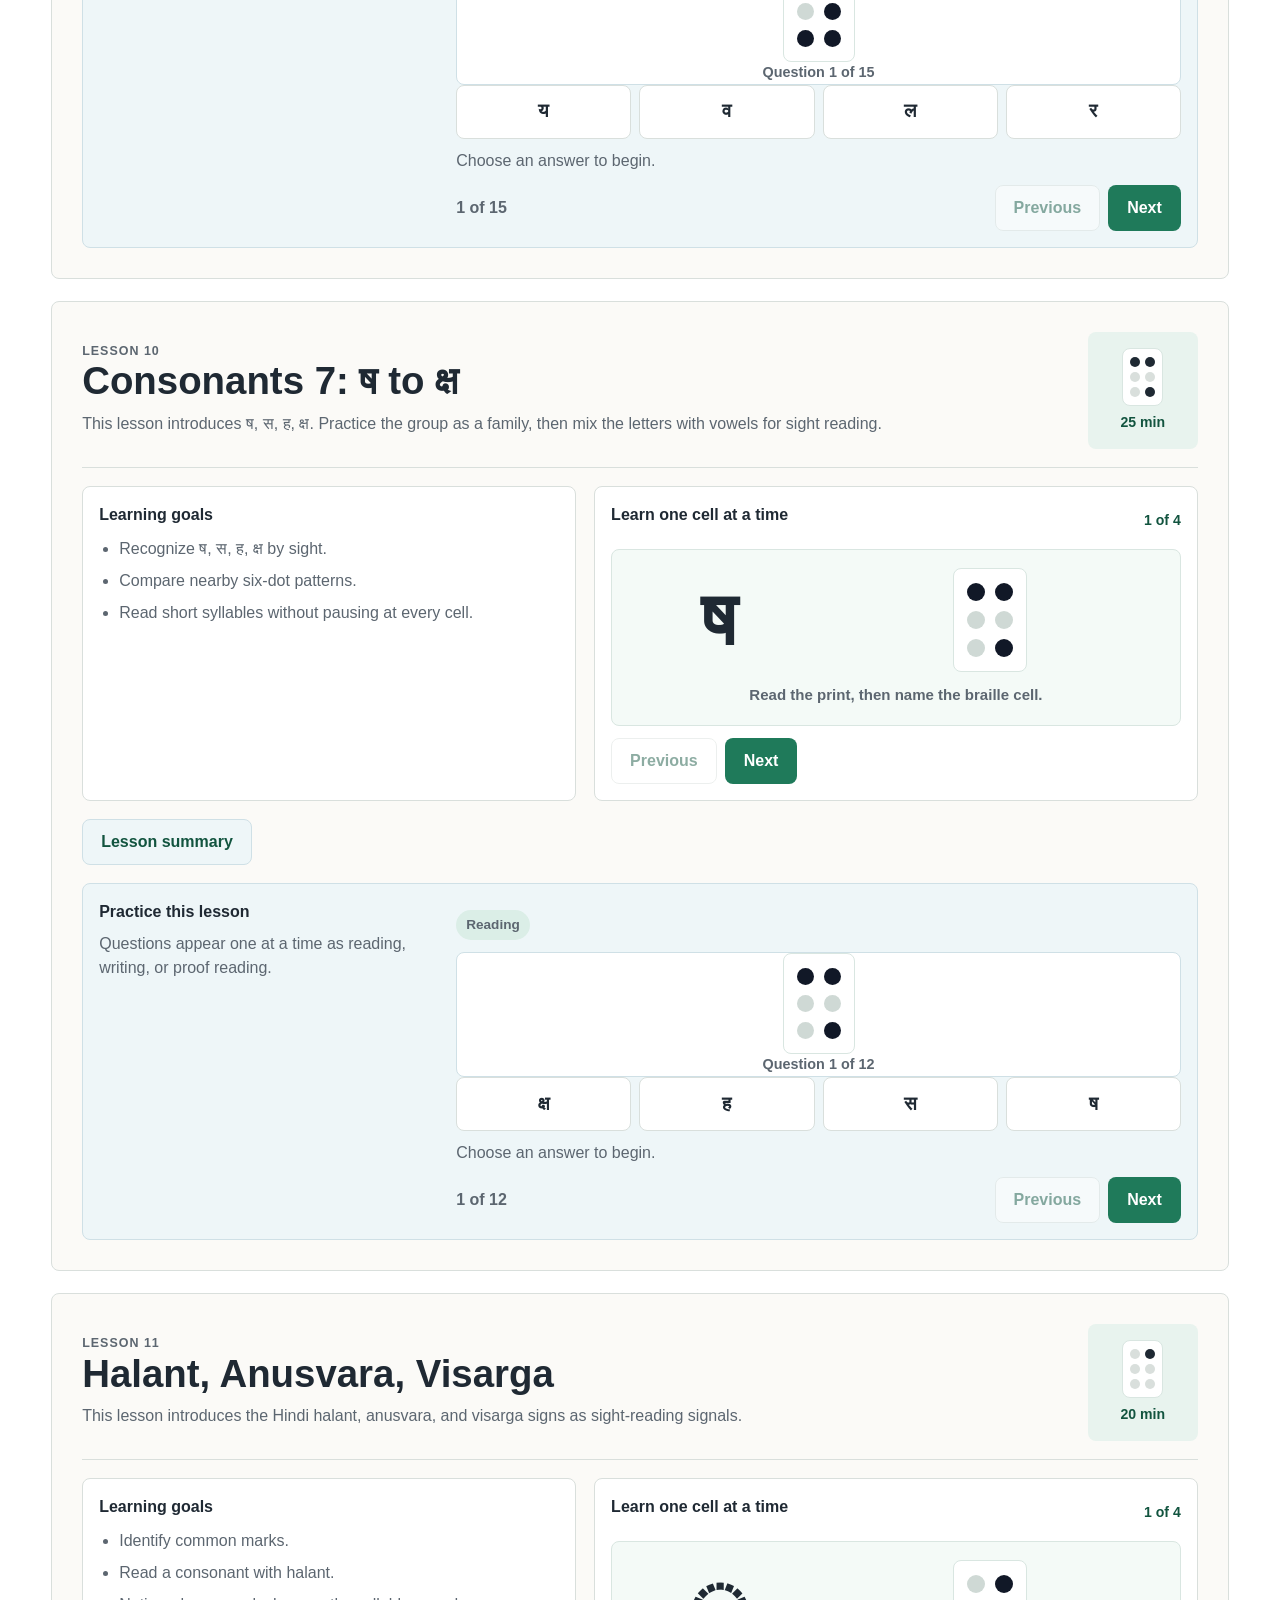
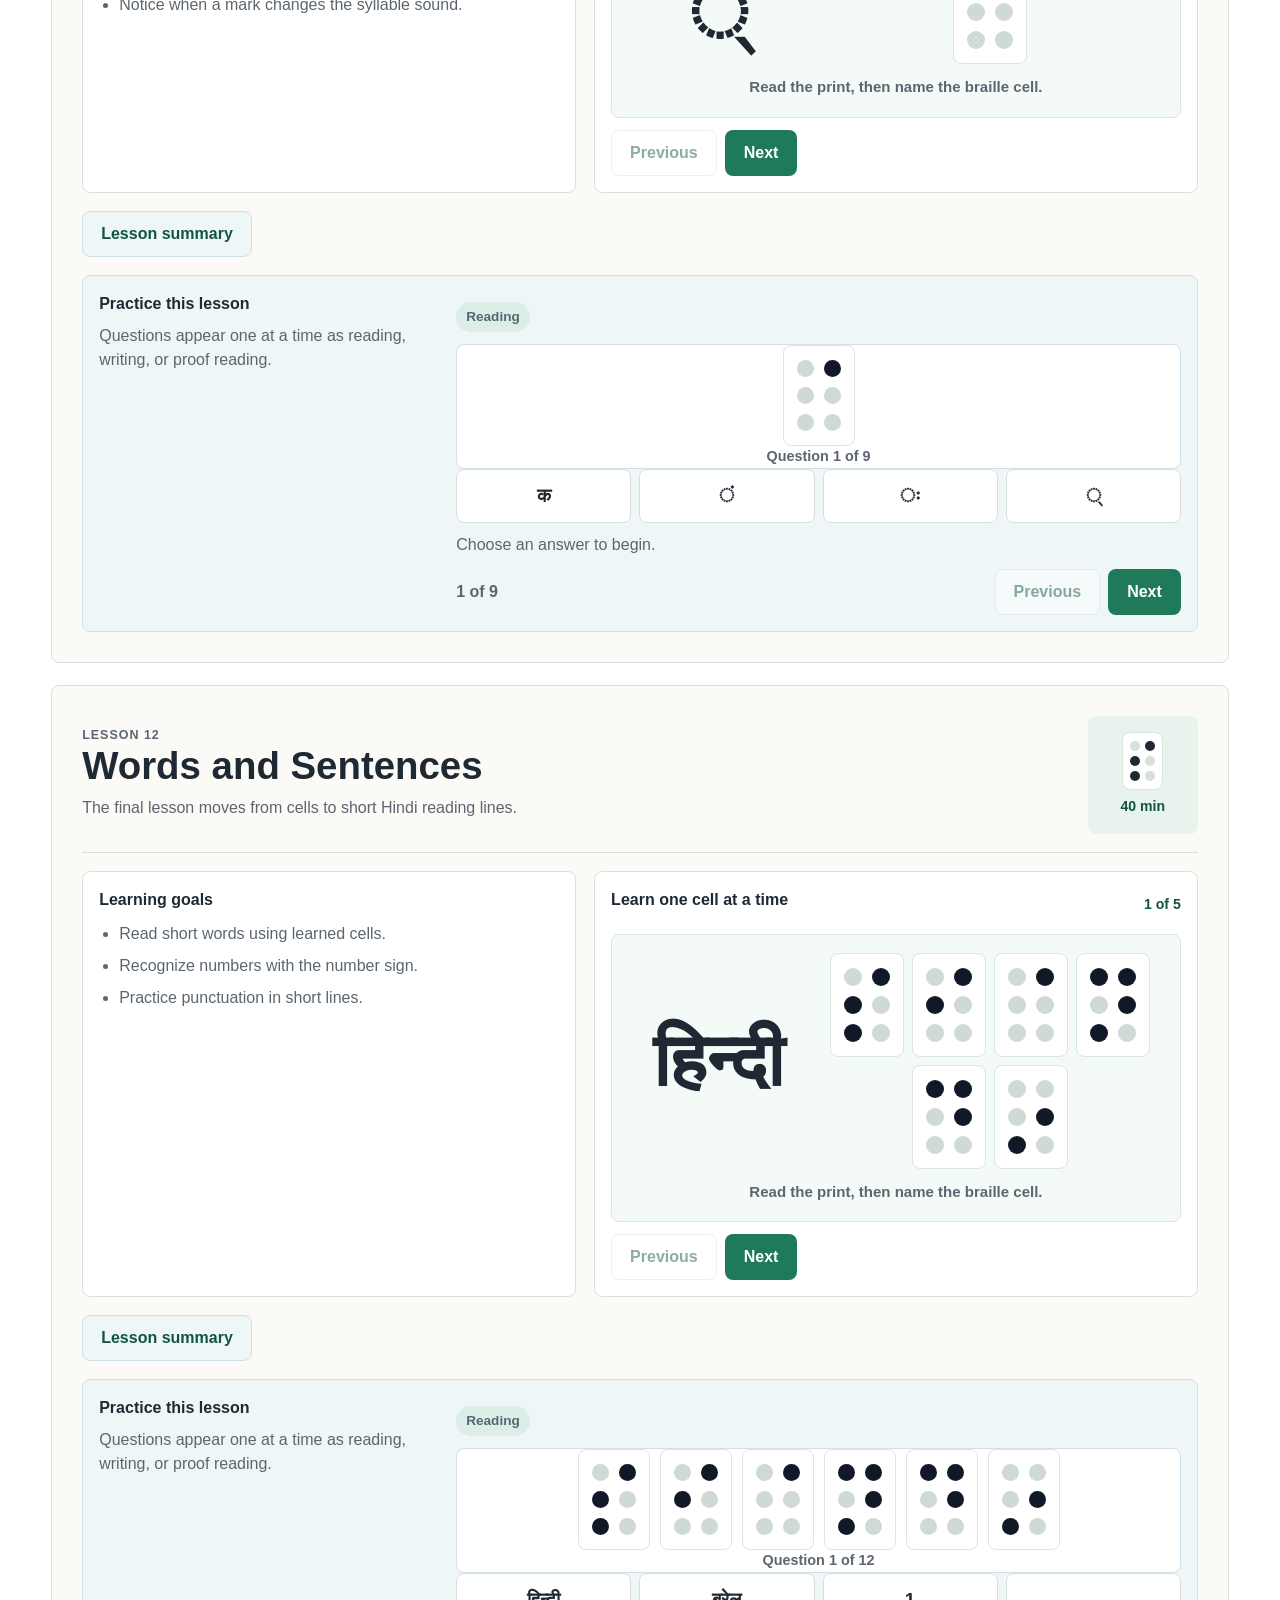
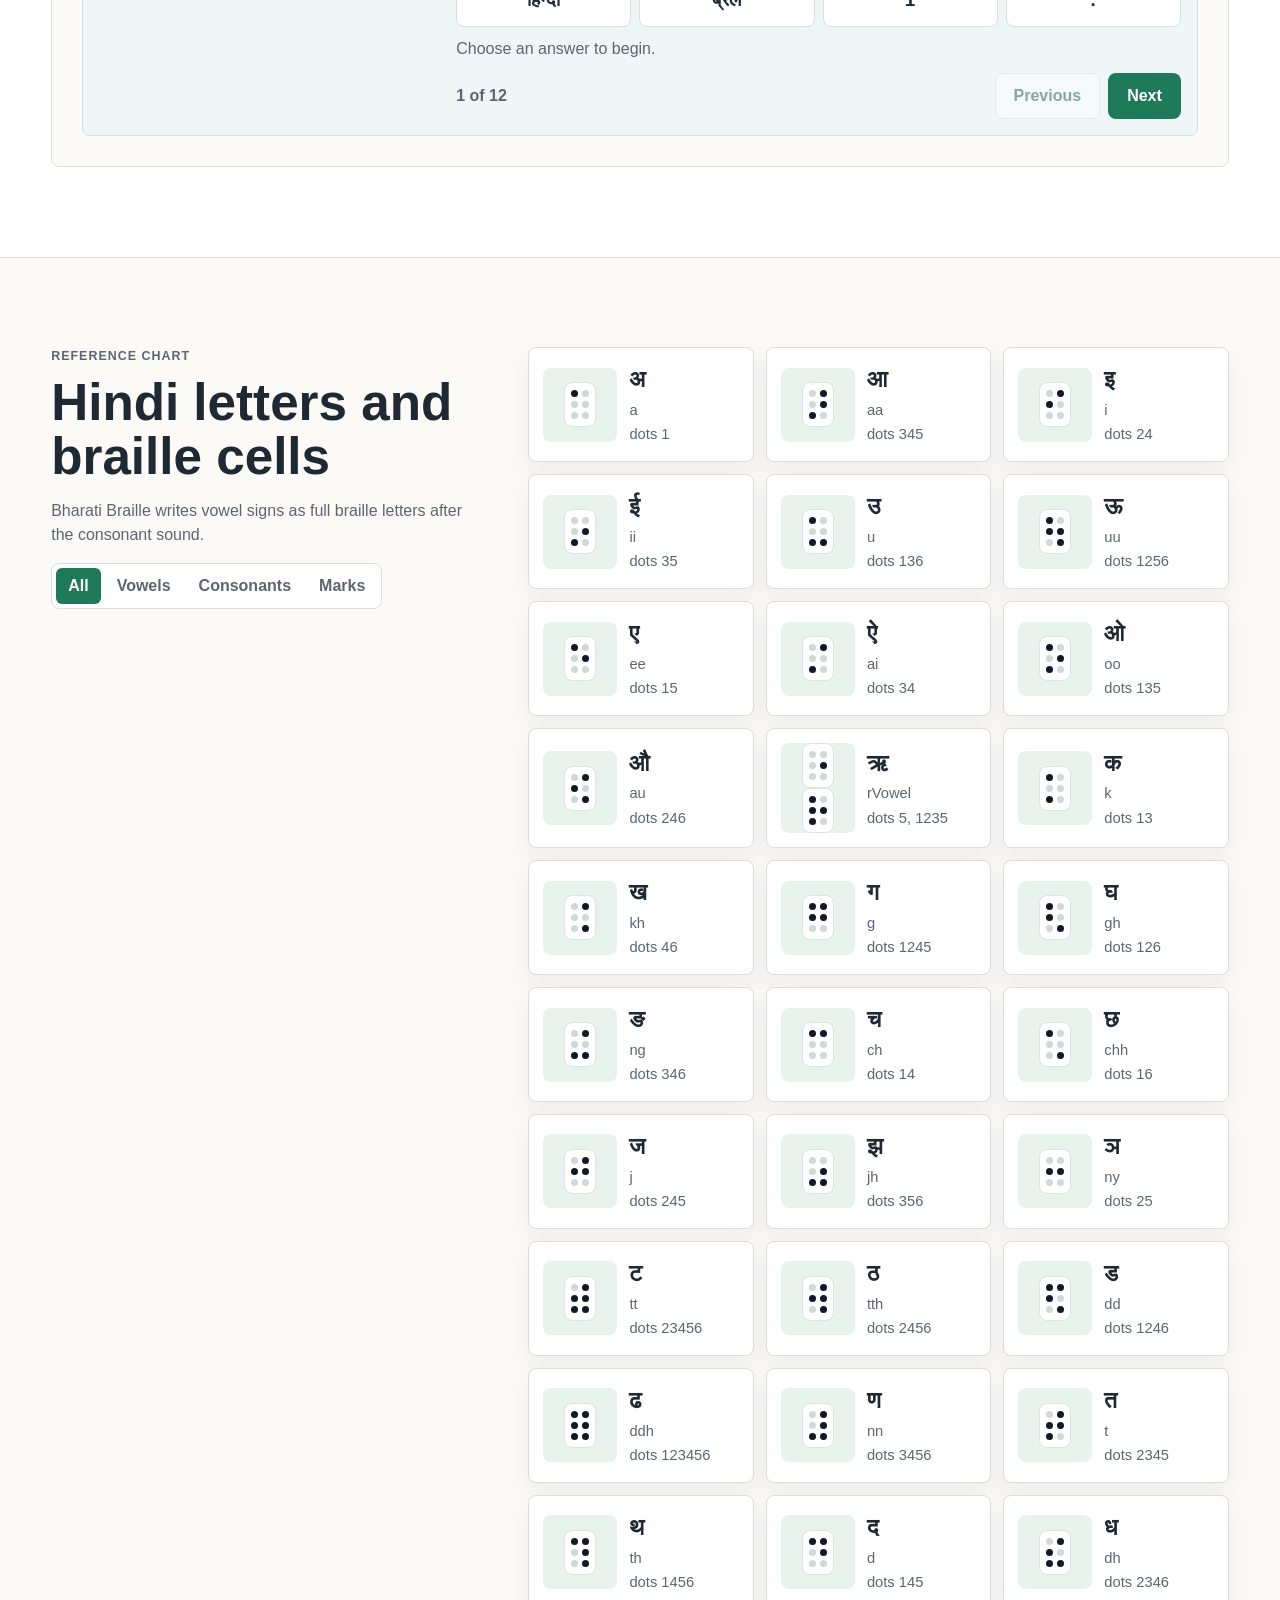
<file: hindi.html>
<!doctype html><html lang="en"><head><meta charset="utf-8"><meta name="viewport" content="width=device-width, initial-scale=1"><title>Hindi Braille by Sight</title><link rel="stylesheet" href="style.css?v=dot-order-20260618"></head><body data-course="hindi"><header class="site-header"><a class="brand" href="index.html"><span class="brand-mark" data-braille-render="⠓" aria-hidden="true"></span><span id="brandName">Hindi Braille by Sight</span></a><nav aria-label="Primary"><a href="index.html#languages">All languages</a><a href="#lessons">Lessons</a><a href="#chart">Chart</a><a href="#sandbox">Sandbox</a></nav></header><main id="top"><section class="hero" aria-labelledby="hero-title"><div class="hero-art" aria-hidden="true"><div class="braille-ribbon" data-braille-render="⠓ ⠊ ⠝ ⠙ ⠊"></div></div><div class="hero-copy"><p class="eyebrow" id="courseEyebrow">Bharati Braille starter course</p><h1 id="hero-title">Learn Hindi Braille by seeing</h1><p id="heroCopy"></p></div></section><section class="intro band" aria-labelledby="path-title"><div><h2 id="path-title">Suggested path</h2><p id="pathCopy"></p></div><div class="stats" aria-label="Course summary"><span><strong>8</strong> lessons</span><span><strong>6-dot</strong> cells</span><span><strong>Grade 1</strong> starter</span></div></section><section id="series" class="section"><div class="section-heading"><p class="eyebrow">Lesson series</p><h2>Build recognition in small lessons</h2></div><div class="lesson-grid" id="lessonGrid"></div></section><section id="lessons" class="section lesson-detail-section"><div class="section-heading"><p class="eyebrow">Full lessons</p><h2>Lessons</h2><p id="lessonCopy"></p></div><div class="lesson-detail-list" id="lessonDetails"></div></section><div class="modal-backdrop" id="summaryModal" hidden><section class="summary-modal" role="dialog" aria-modal="true" aria-labelledby="summaryTitle"><div class="summary-modal-header"><div><p class="eyebrow">Lesson summary</p><h2 id="summaryTitle">Lesson summary</h2></div><button class="icon-button" type="button" id="closeSummary" aria-label="Close lesson summary">×</button></div><div class="summary-modal-body" id="summaryBody"></div></section></div><section id="chart" class="section split"><div class="section-heading sticky-copy"><p class="eyebrow">Reference chart</p><h2 id="chartTitle">Hindi letters and braille cells</h2><p id="chartCopy"></p><div class="segmented" role="tablist" aria-label="Chart groups"><button class="active" type="button" data-chart-filter="all">All</button><button type="button" data-chart-filter="vowel">Vowels</button><button type="button" data-chart-filter="consonant">Consonants</button><button type="button" data-chart-filter="mark">Marks</button></div></div><div class="chart-panel"><div class="chart-grid" id="chartGrid"></div></div></section><section id="sandbox" class="section split reverse"><div class="sandbox-tool"><label for="kannadaInput" id="sandboxLabel">Hindi print</label><textarea id="kannadaInput" rows="6"></textarea><div class="sandbox-output" aria-label="Braille output"><span id="brailleOutput"></span></div></div><div class="section-heading sticky-copy"><p class="eyebrow">Sandbox</p><h2>Explore print-to-braille order</h2><p id="sandboxCopy"></p></div></section></main><footer class="site-footer"><span id="footerName">Hindi Braille by Sight</span><a href="#top">Back to top</a></footer><script src="multi-course.js?v=dot-order-20260618"></script></body></html>
</file>
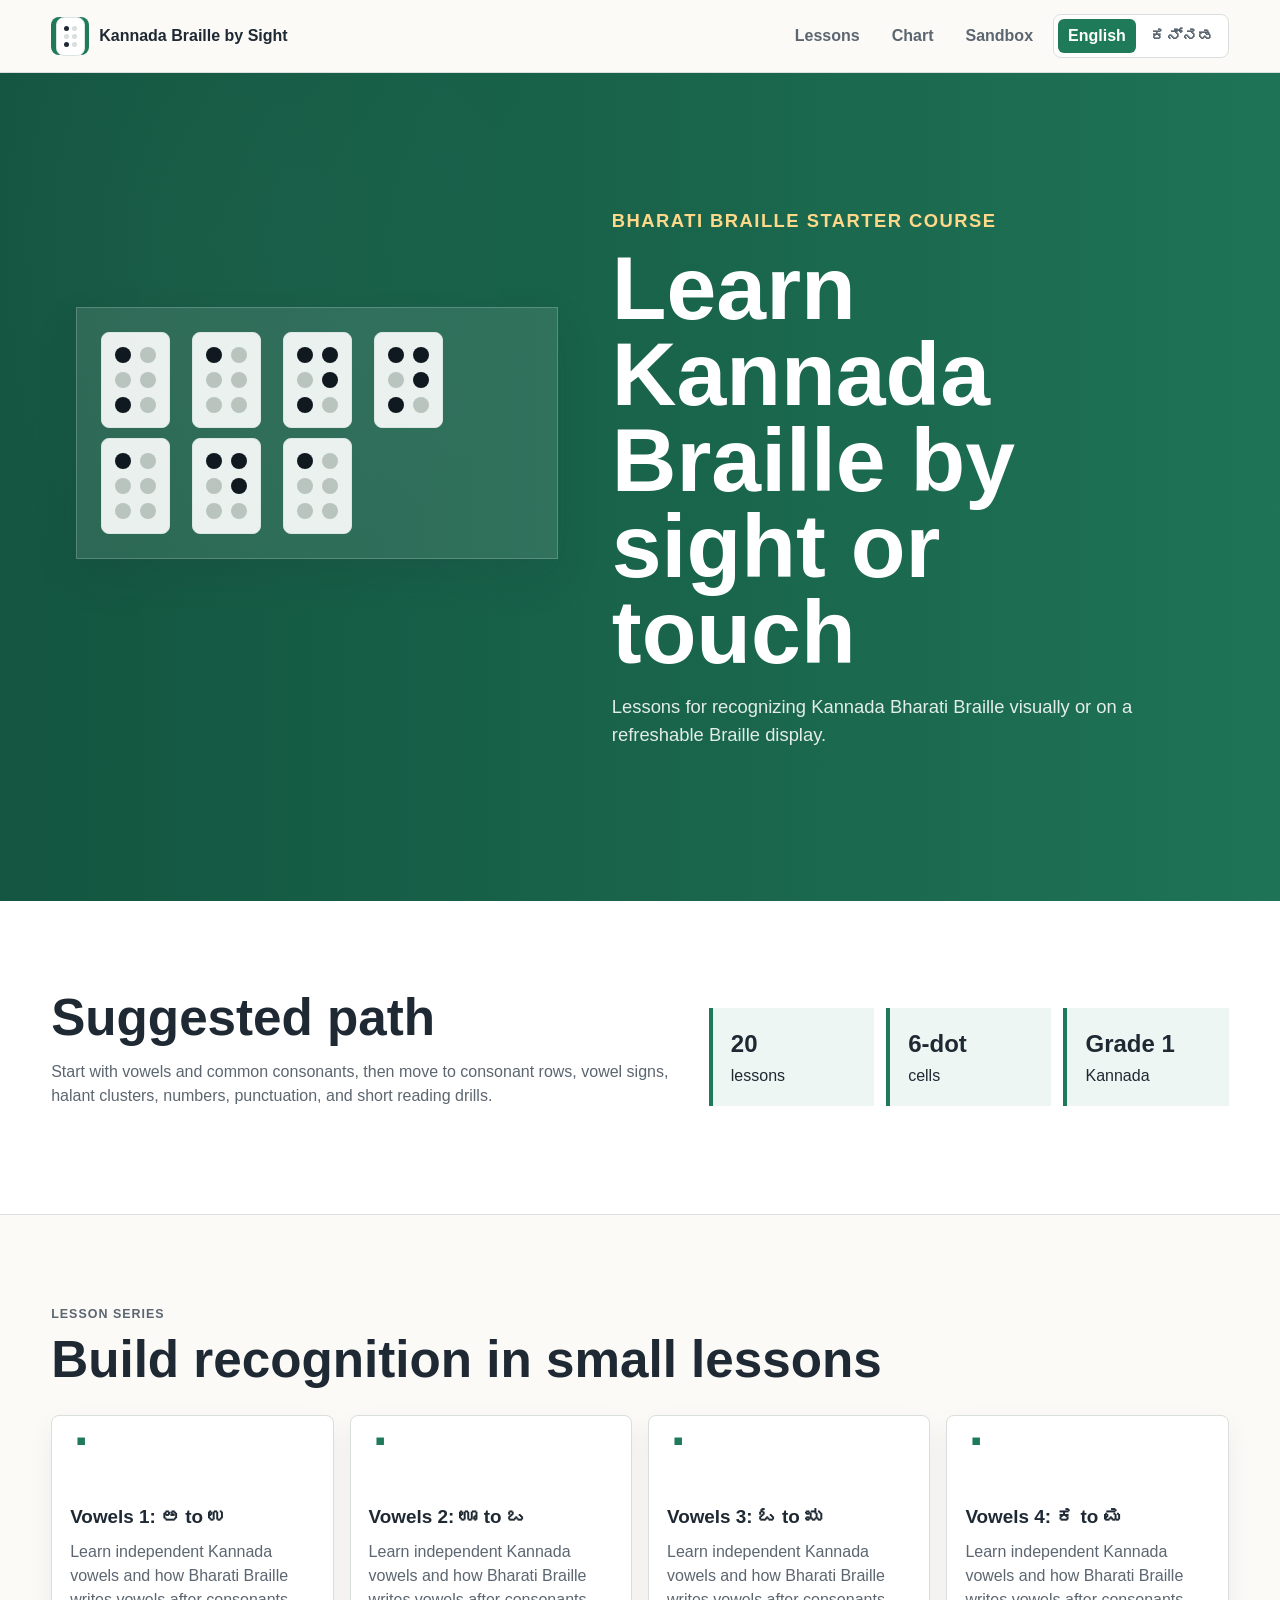
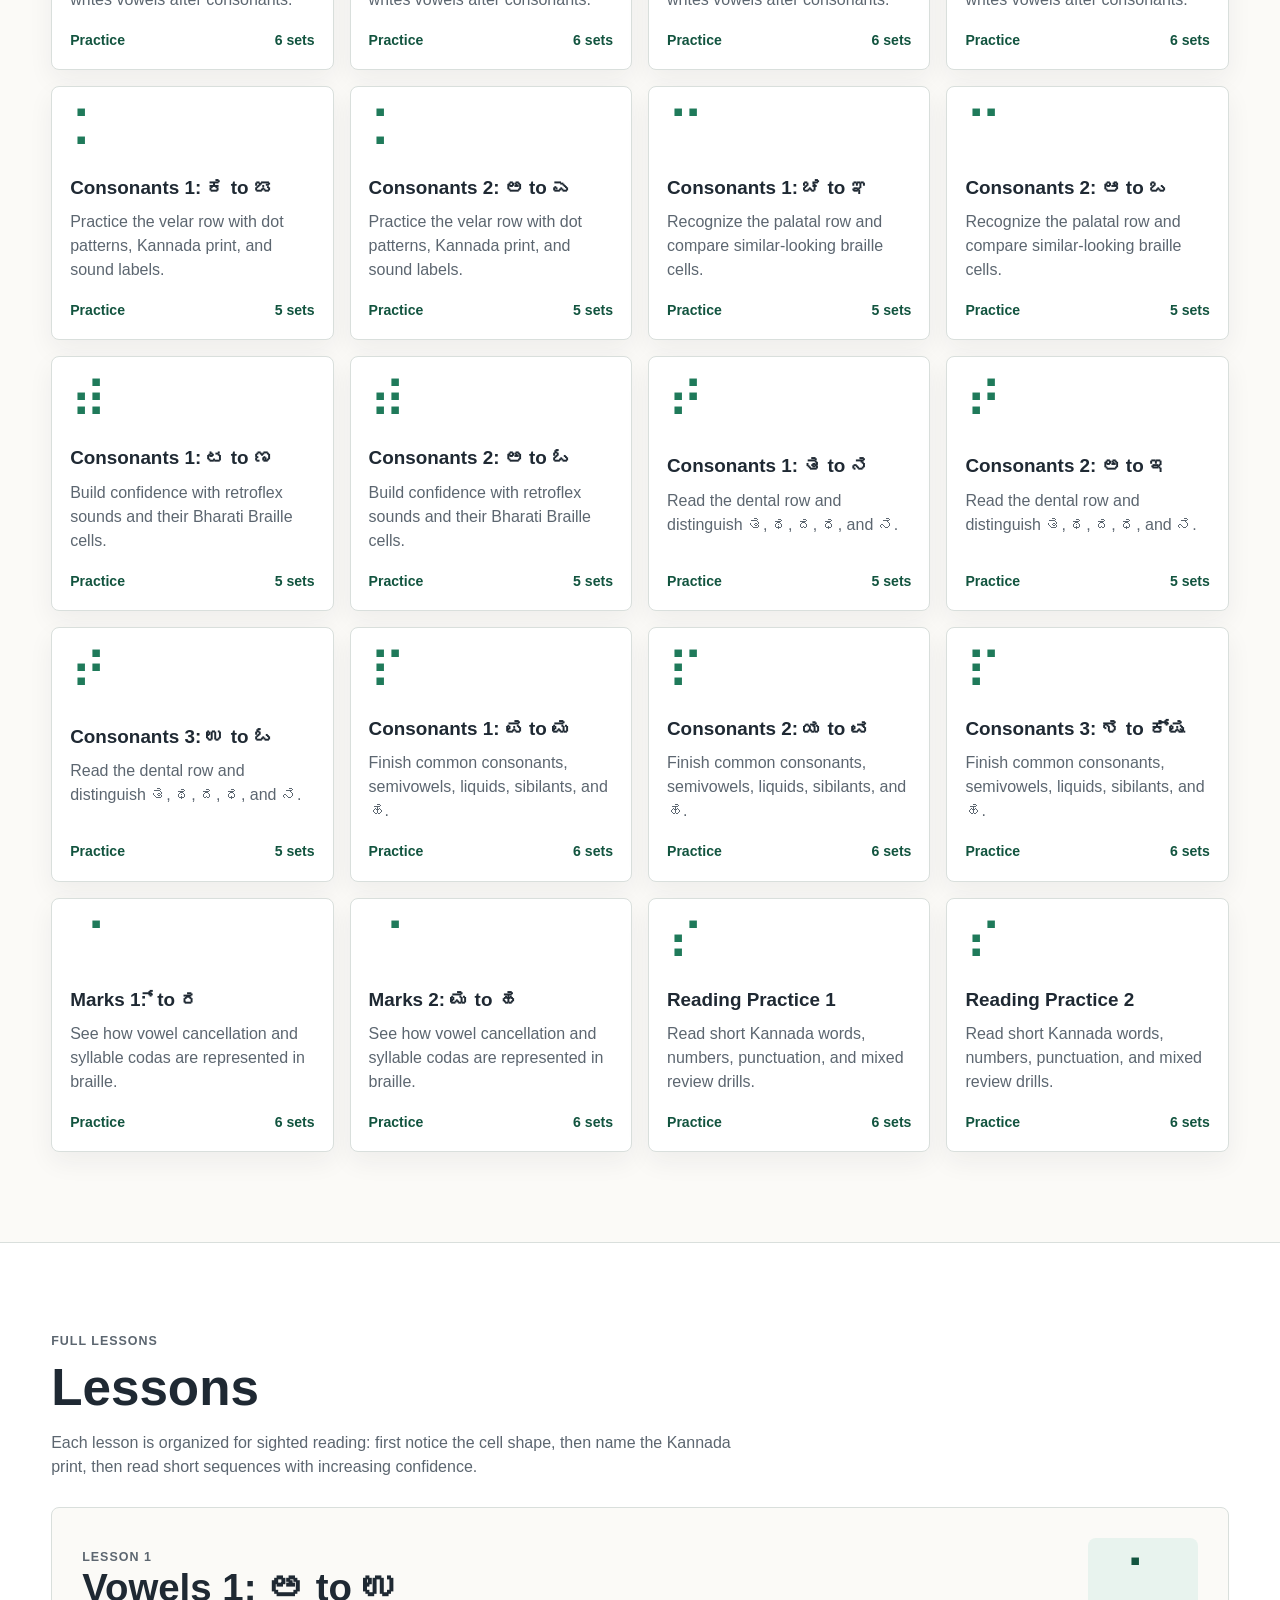
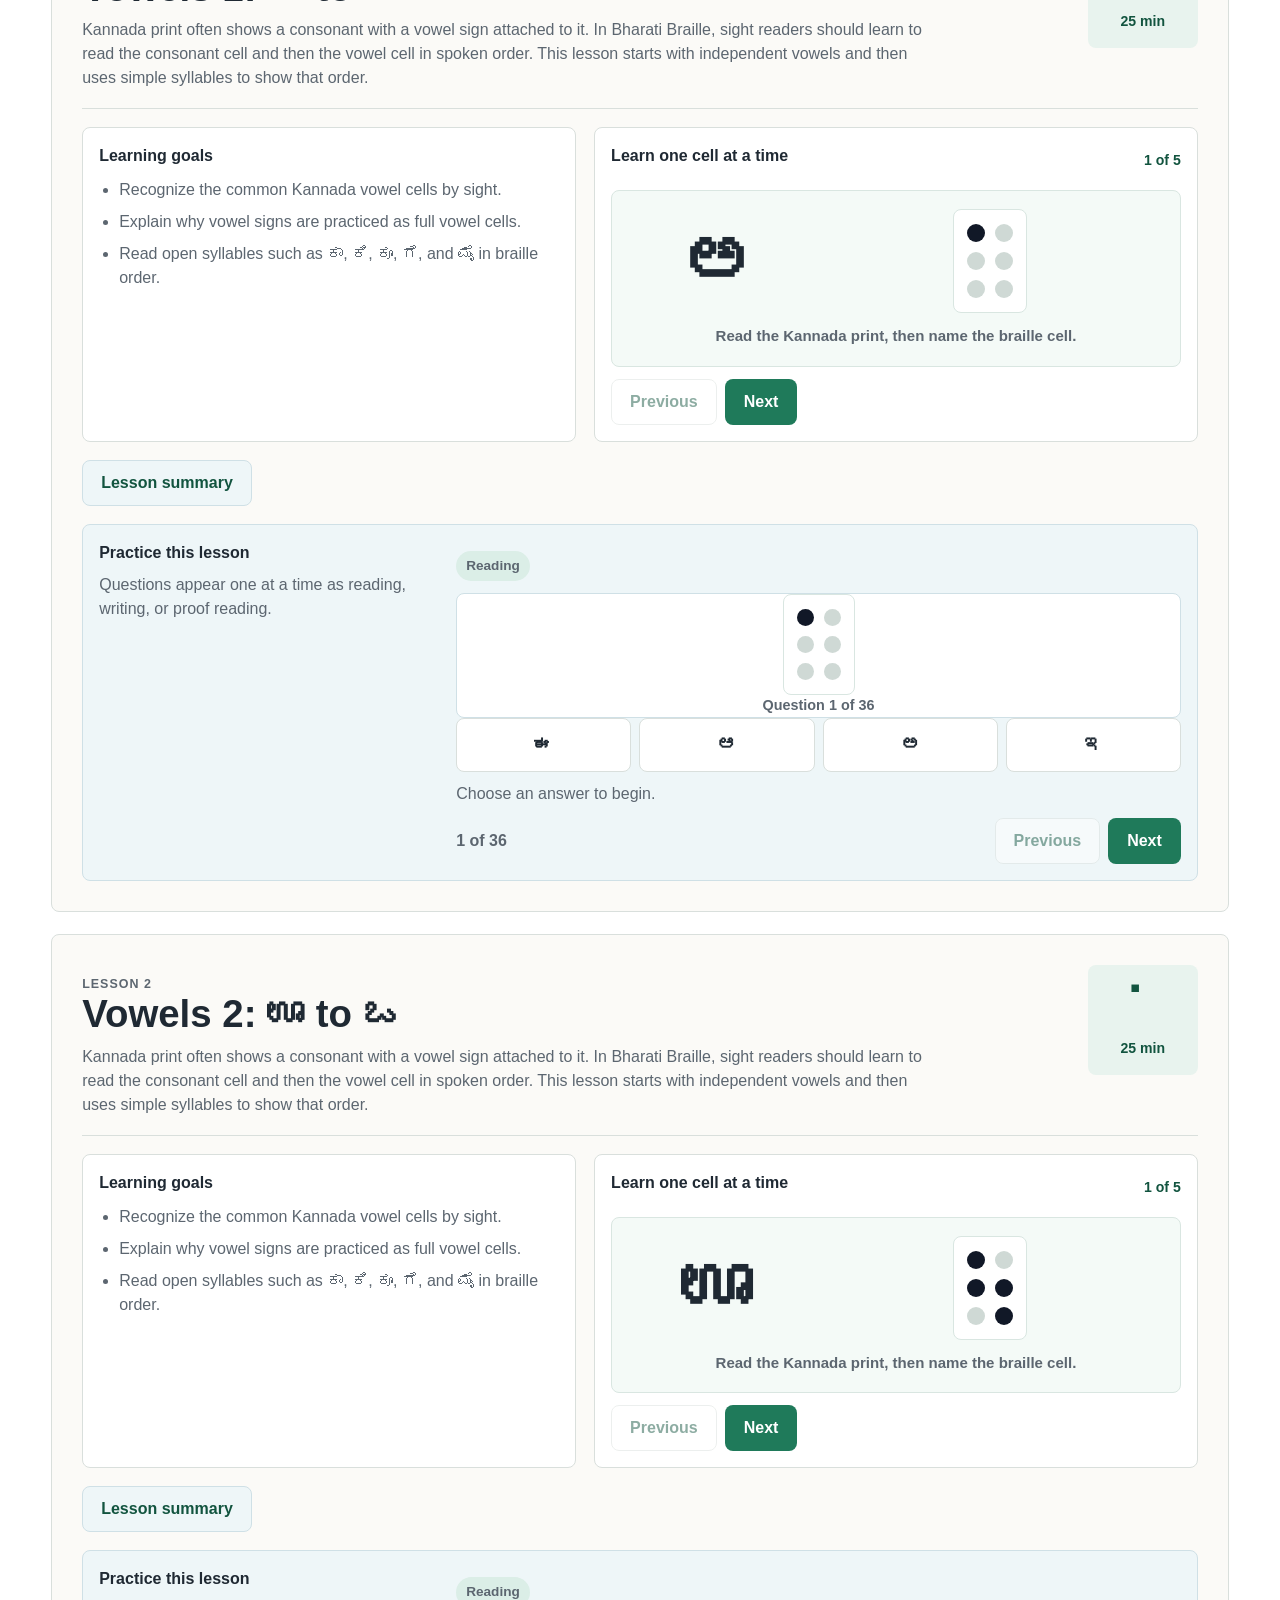
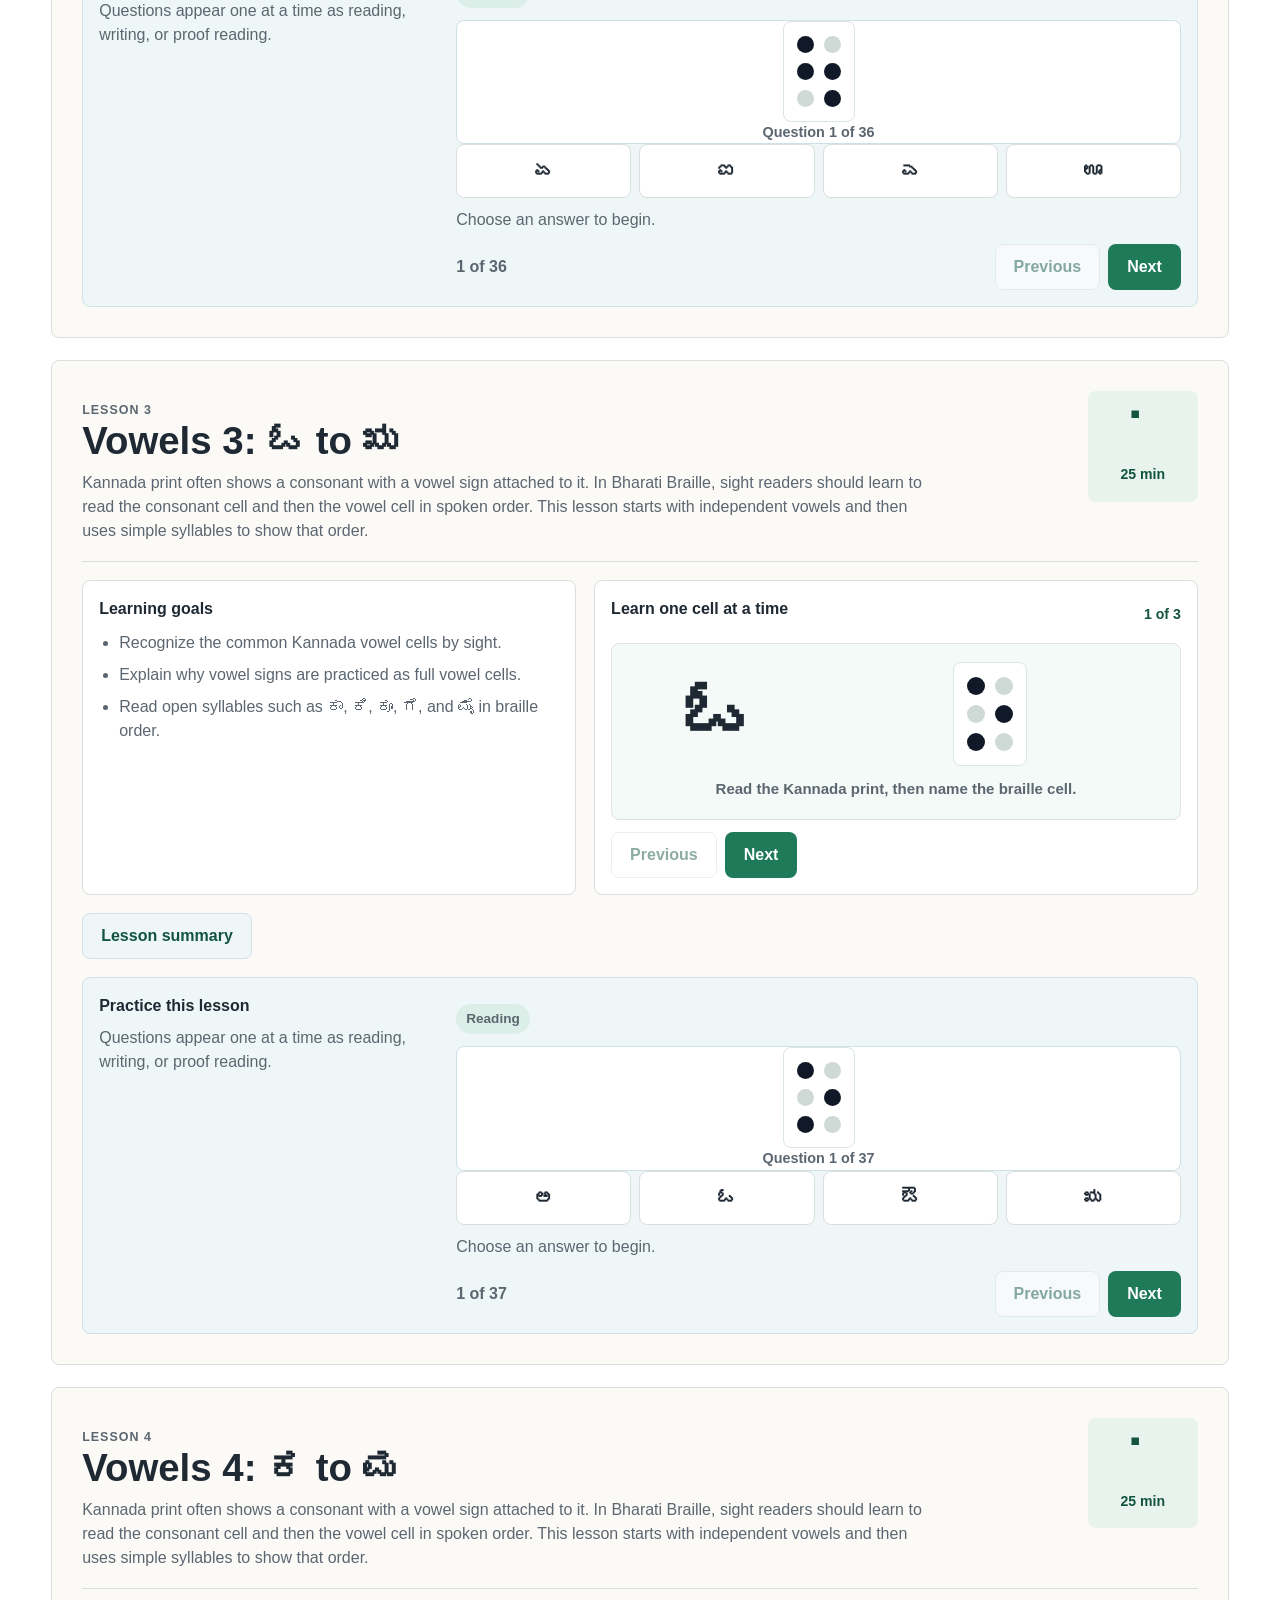
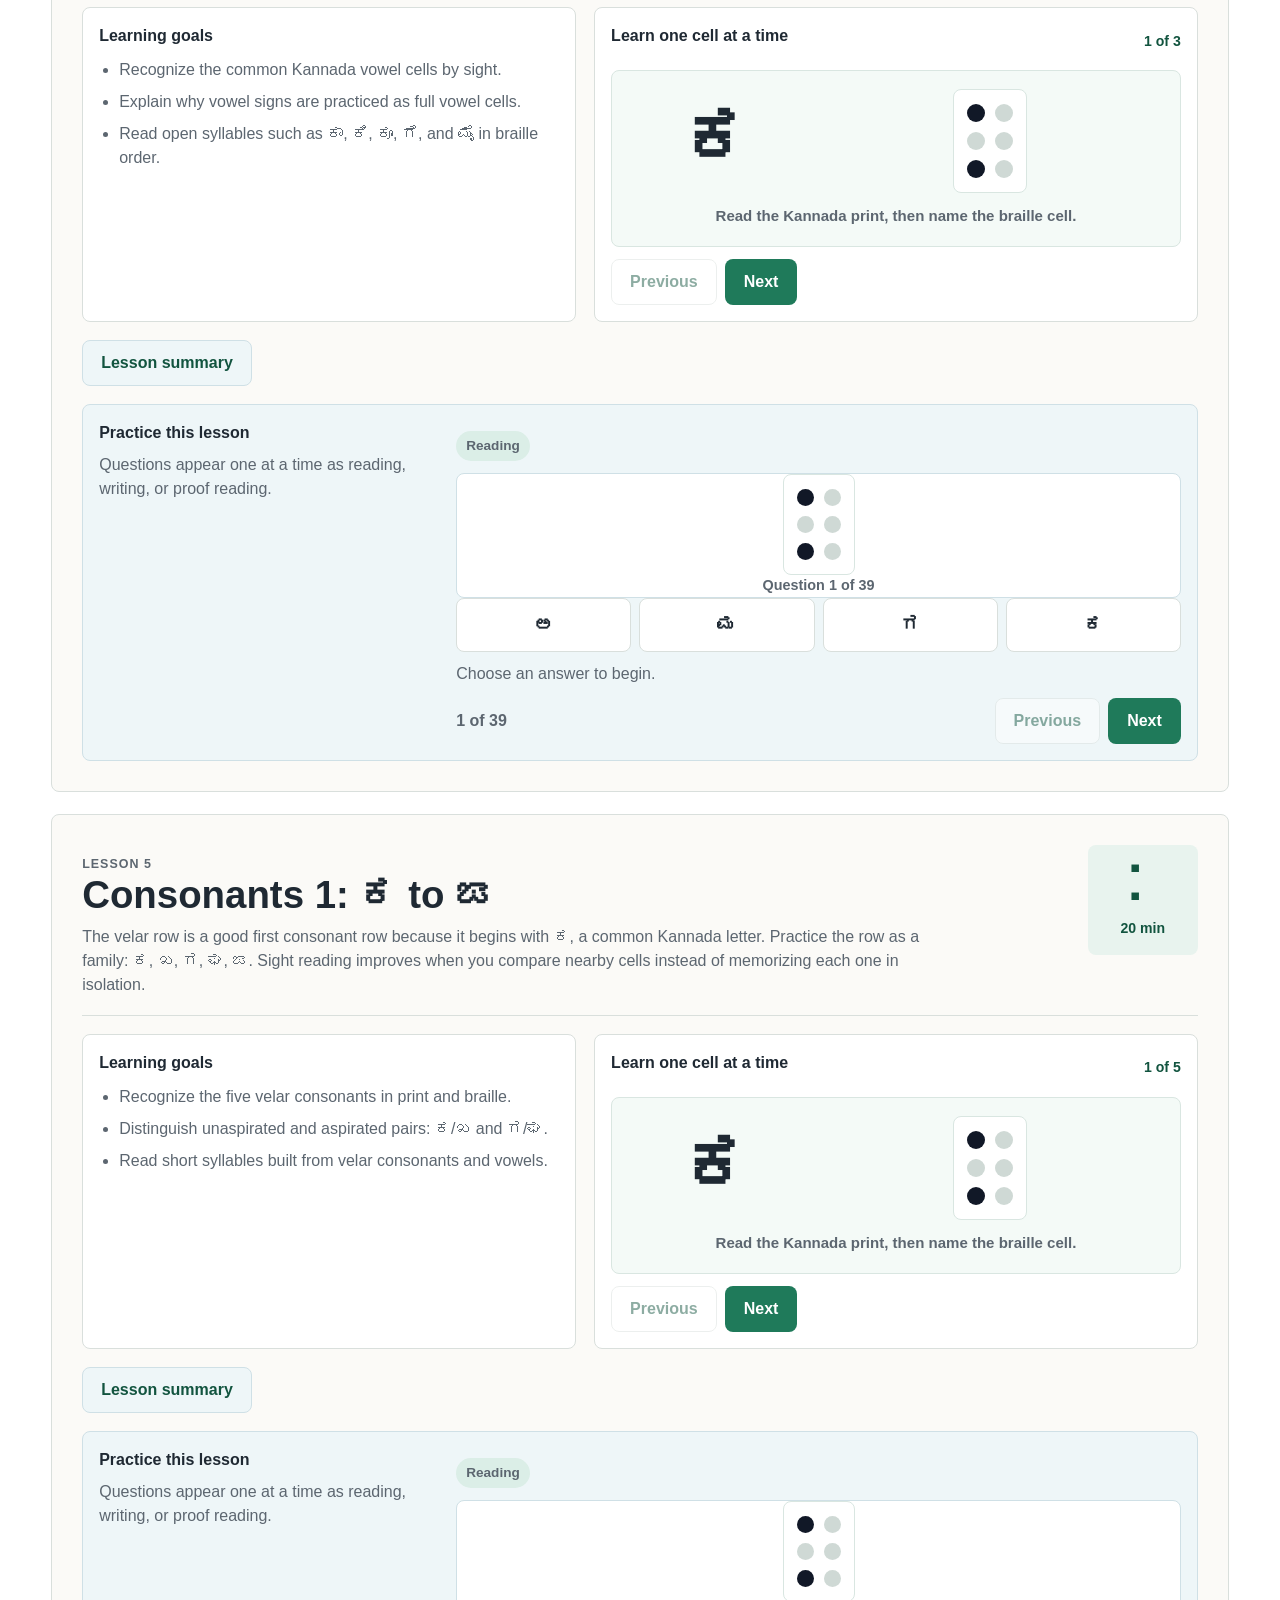
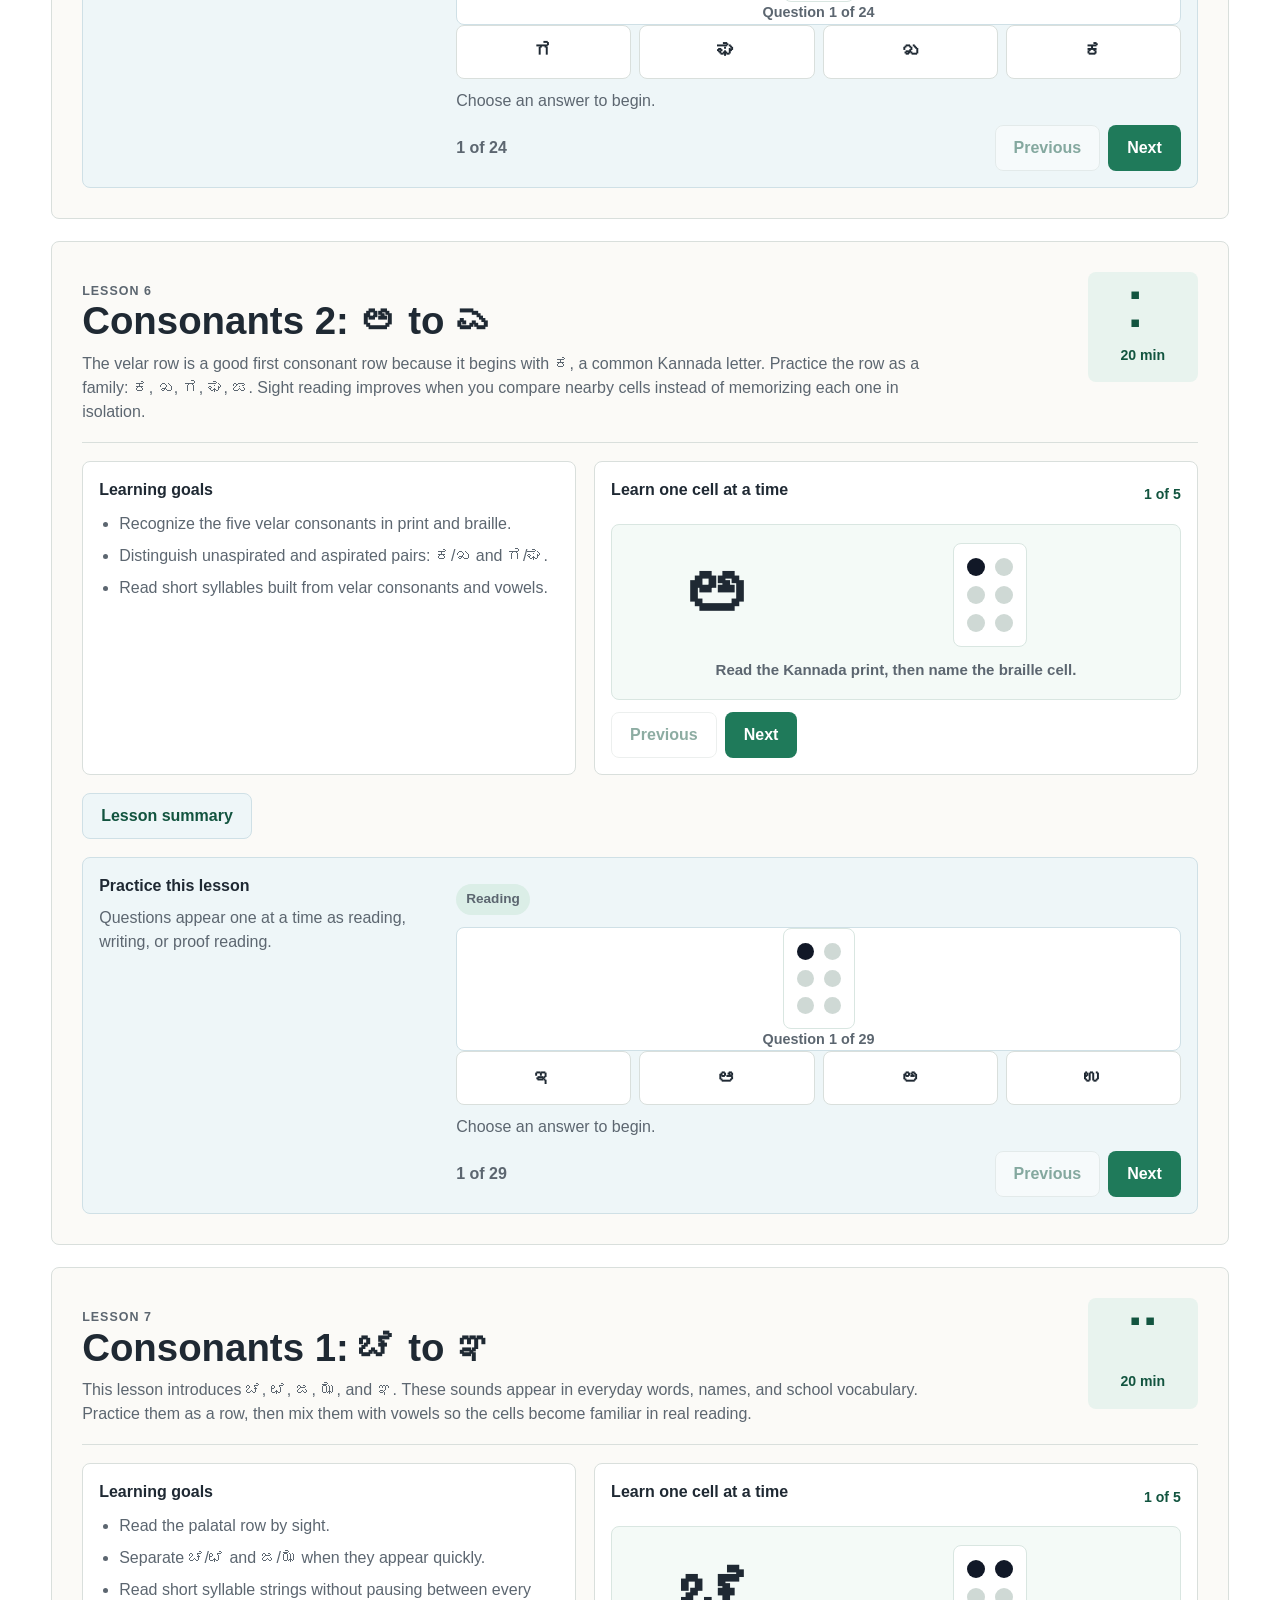
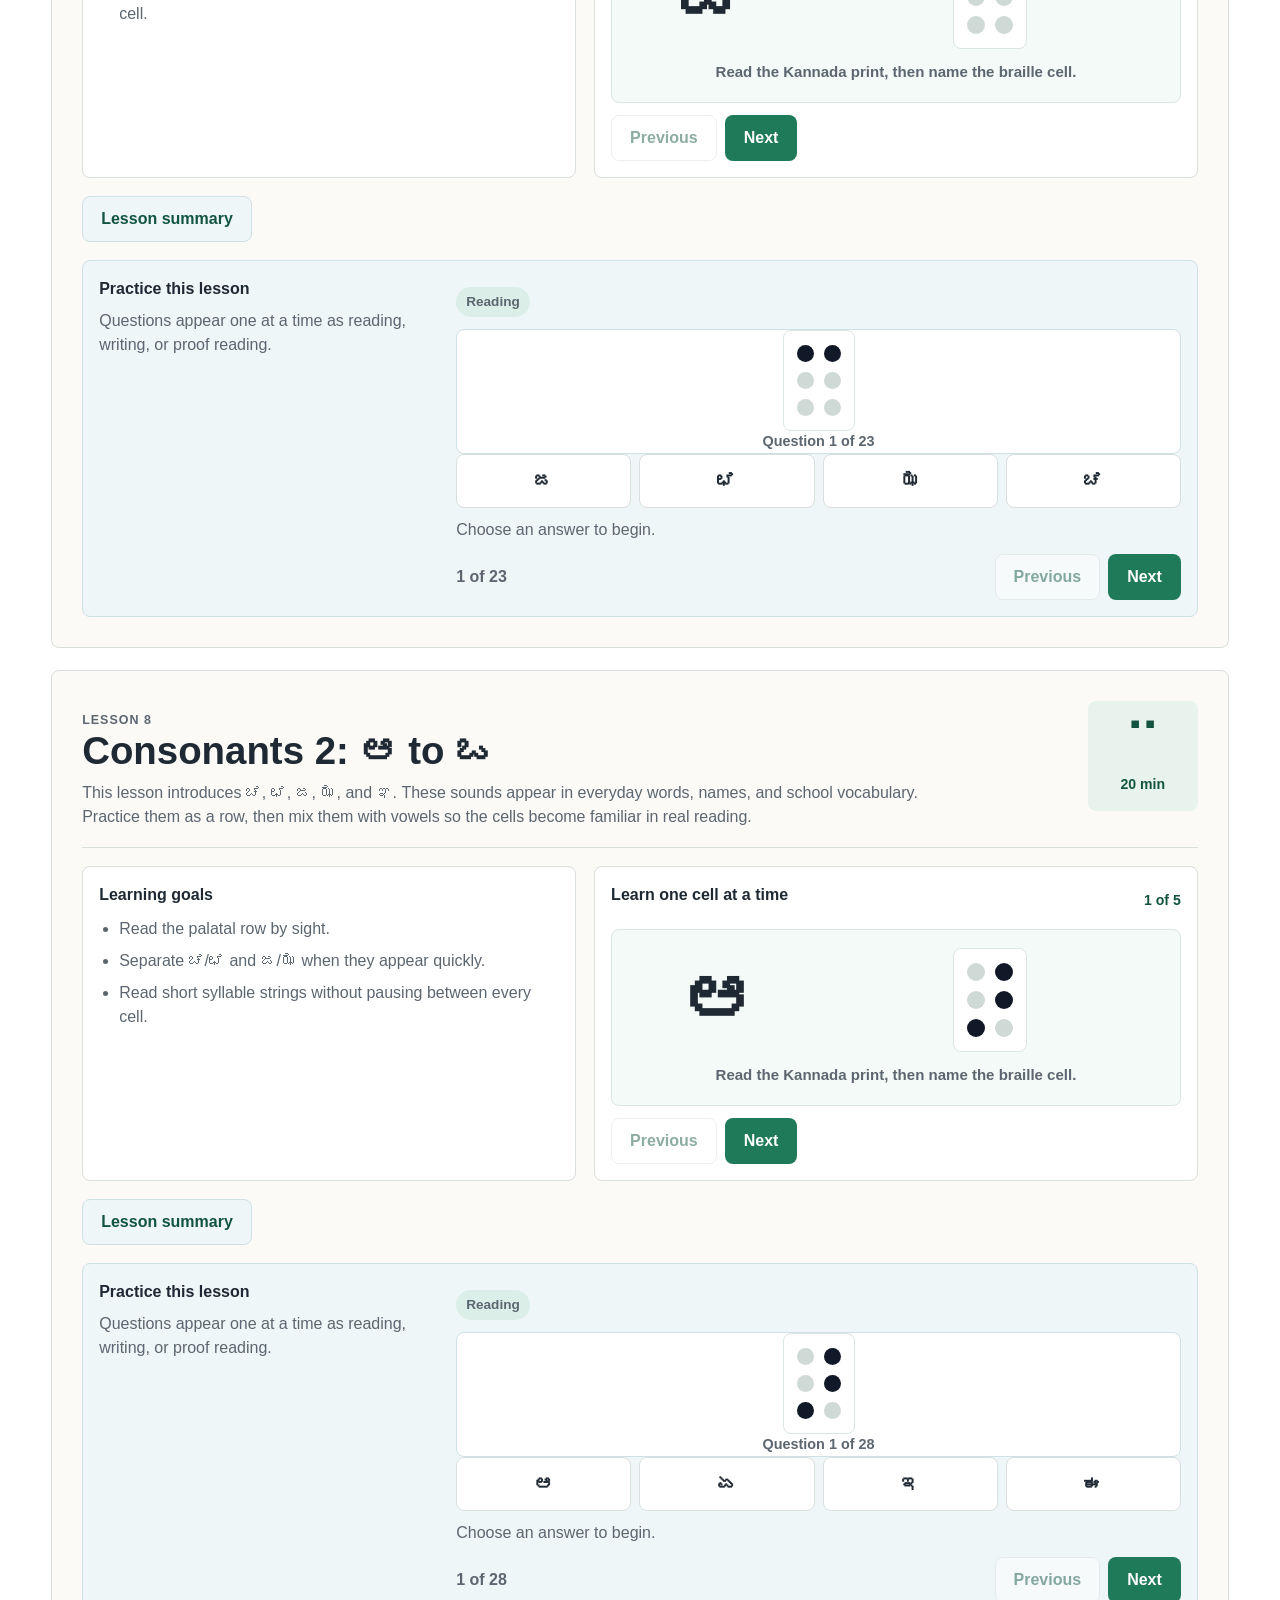
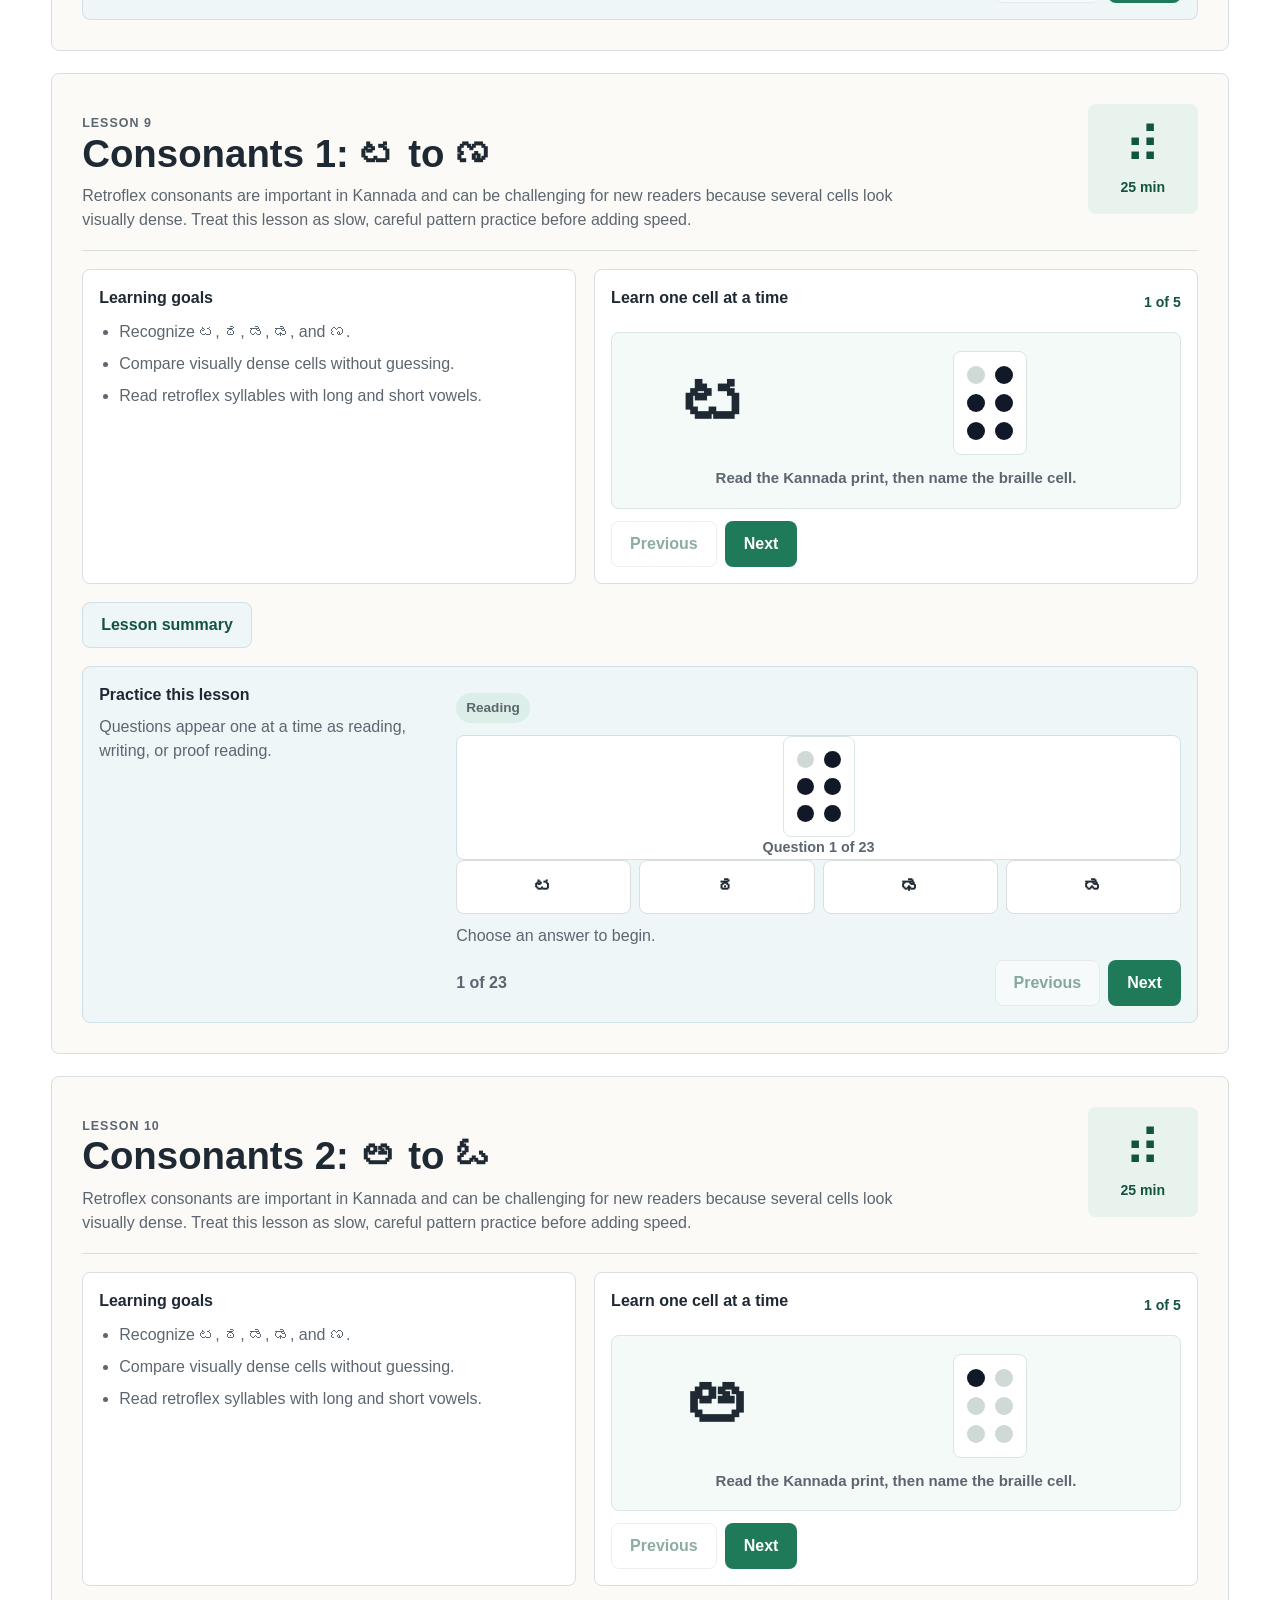
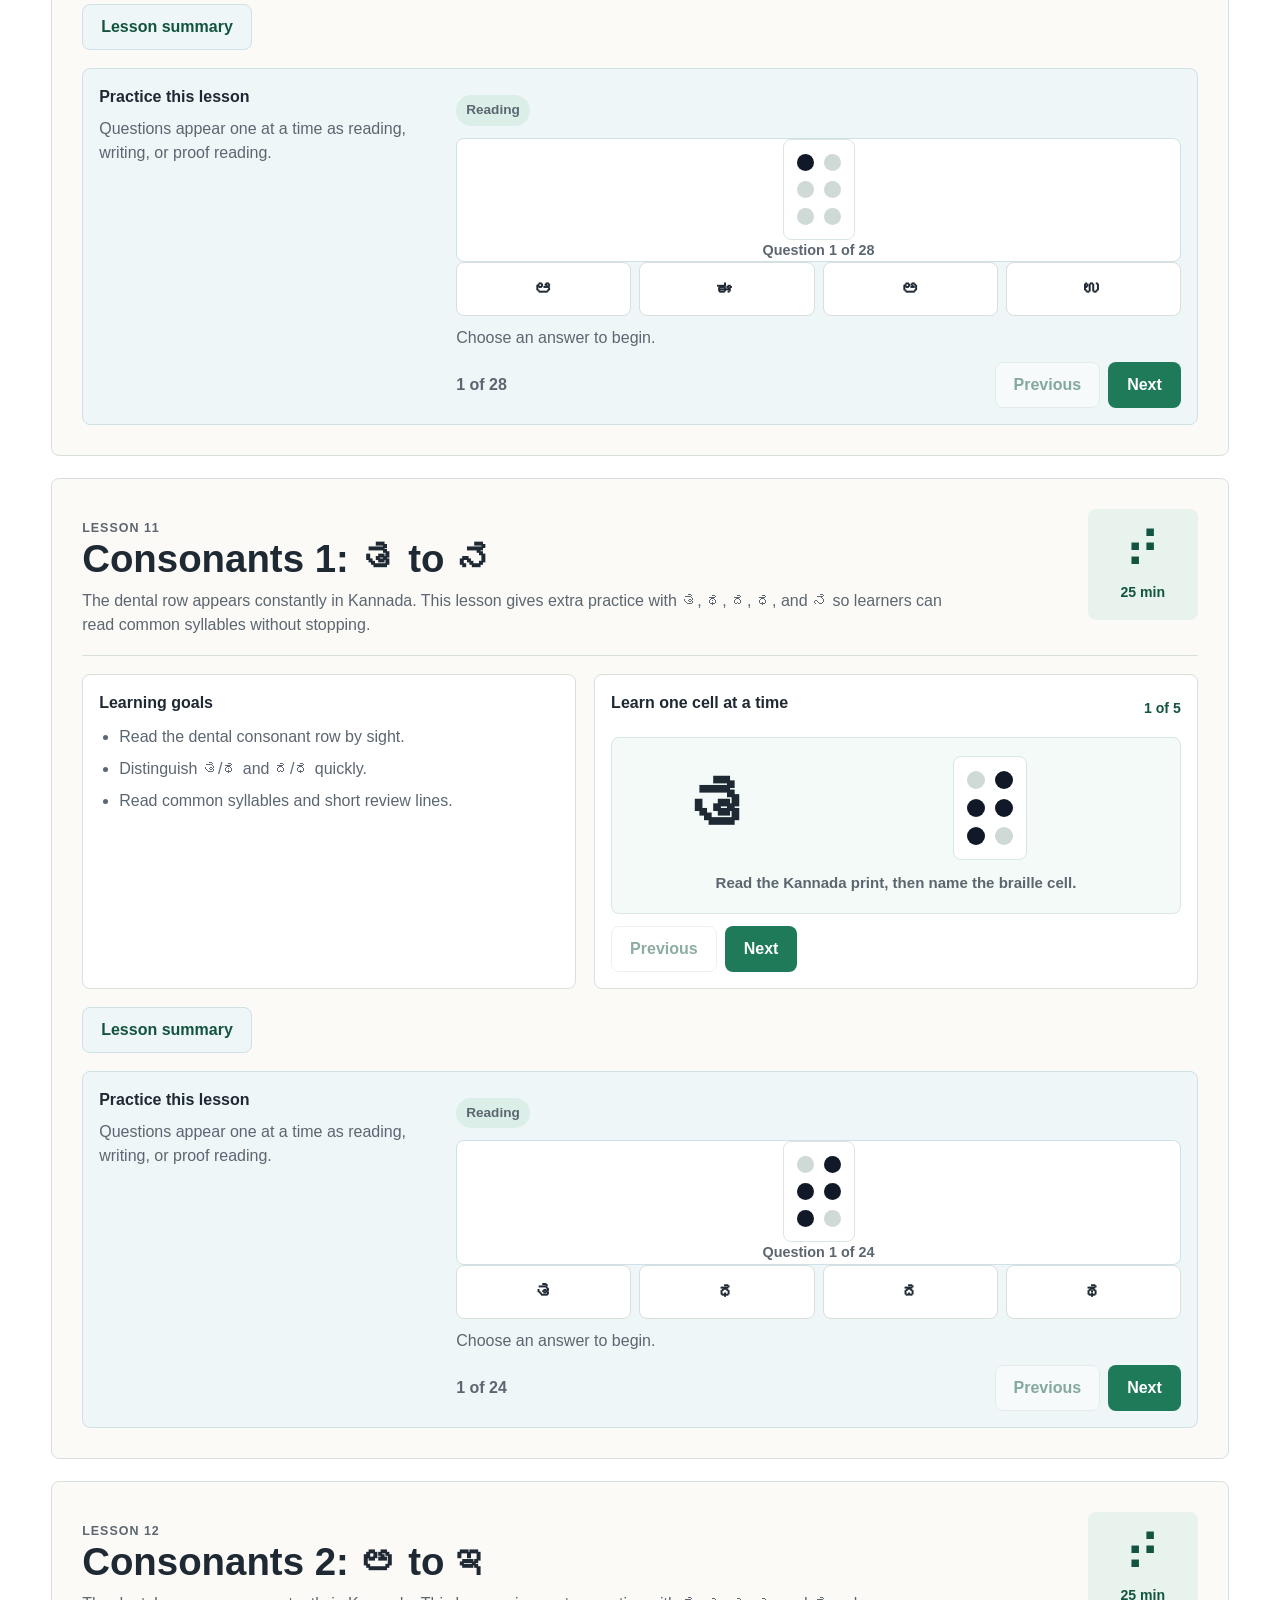
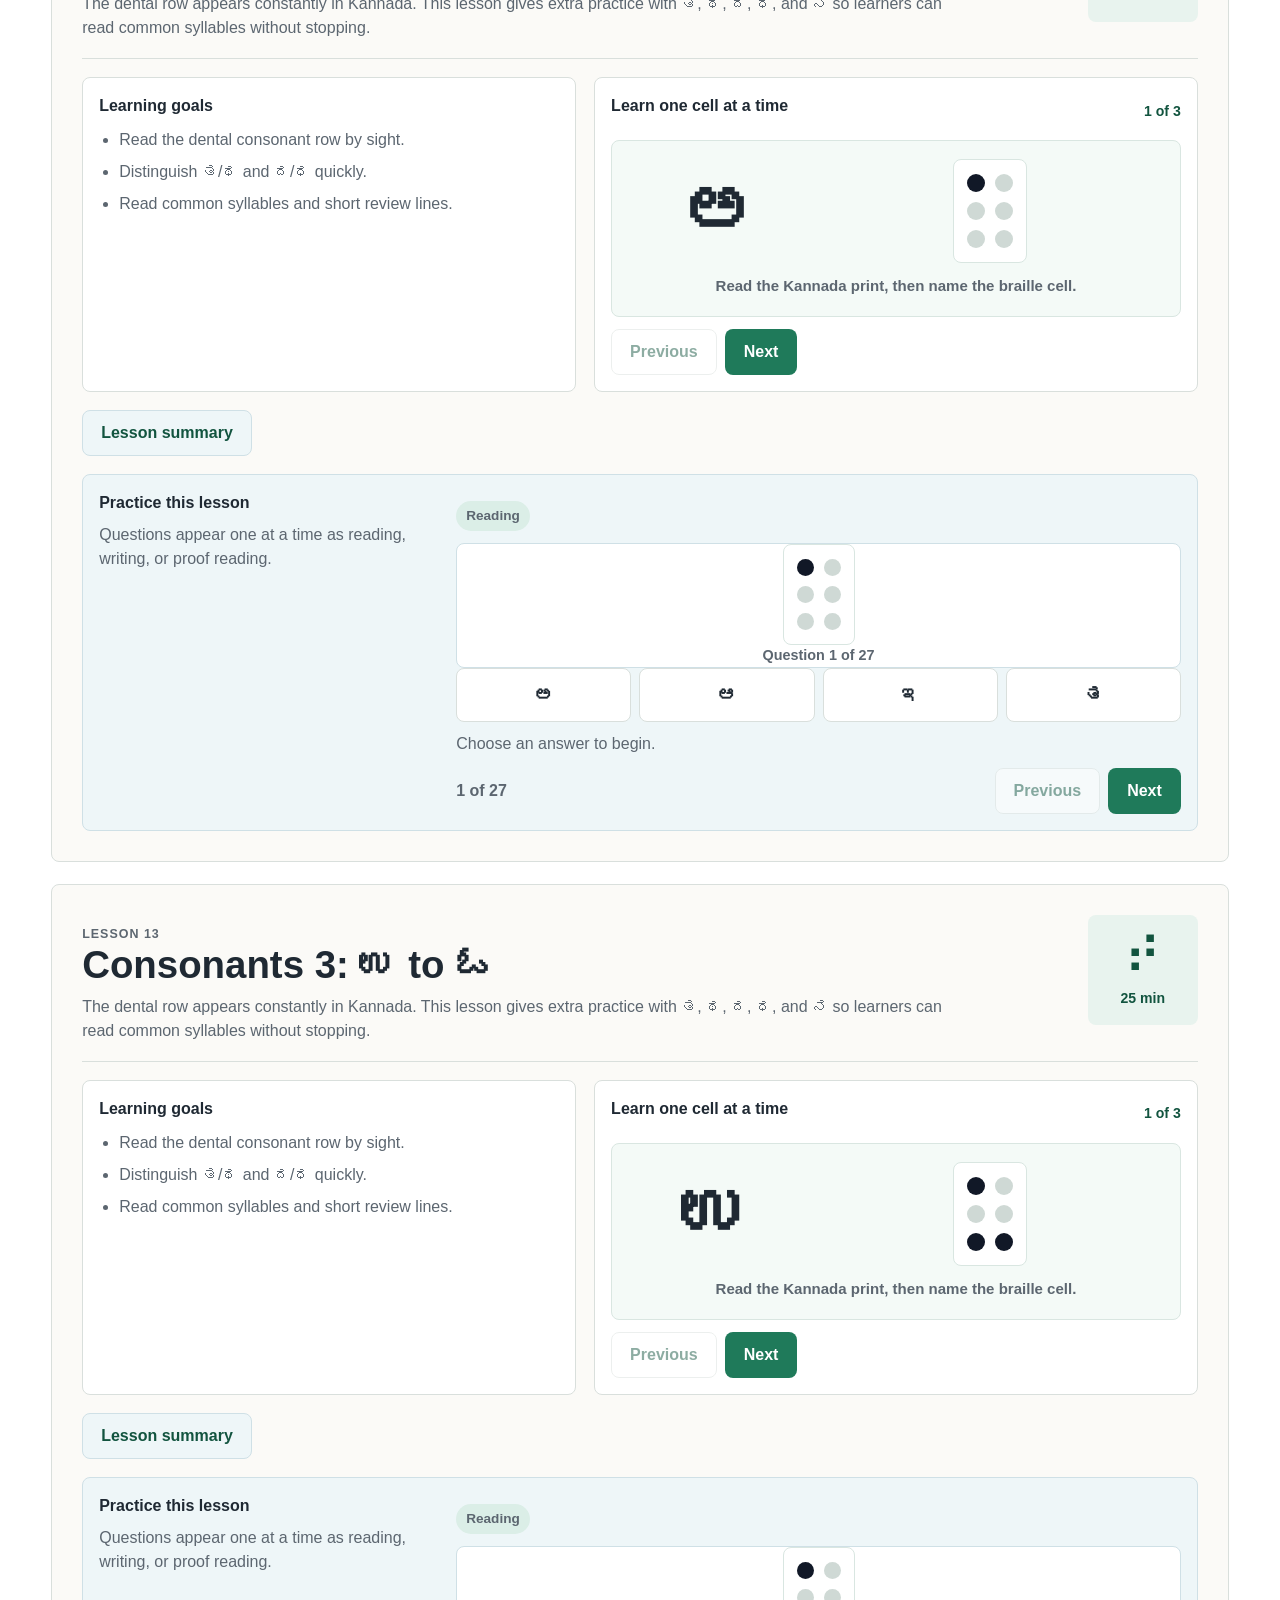
<file: kannada.html>
<!doctype html>
<html lang="en">
  <head>
    <meta charset="utf-8">
    <meta name="viewport" content="width=device-width, initial-scale=1">
    <title>Kannada Braille by Sight</title>
    <meta
      name="description"
      content="A sight-reading course prototype for learning Kannada Bharati Braille through lessons, charts, and practice."
    >
    <link rel="stylesheet" href="style.css?v=dot-order-20260618">
  </head>
  <body>
    <header class="site-header">
      <a class="brand" href="#top" aria-label="Kannada Braille by Sight home">
        <span class="brand-mark" data-braille-render="⠅" aria-hidden="true"></span>
        <span>Kannada Braille by Sight</span>
      </a>
      <nav aria-label="Primary">
        <a href="#lessons">Lessons</a>
        <a href="#chart">Chart</a>
        <a href="#sandbox">Sandbox</a>
      </nav>
    </header>

    <main id="top">
      <section class="hero" aria-labelledby="hero-title">
        <div class="hero-art" aria-hidden="true">
          <div class="braille-ribbon" data-braille-render="⠅ ⠁ ⠝ ⠝ ⠁ ⠙ ⠁"></div>
        </div>
        <div class="hero-copy">
          <p class="eyebrow">Bharati Braille starter course</p>
          <h1 id="hero-title">Learn Kannada Braille by seeing</h1>
          <p>
            A lesson-style website for sighted learners who want to recognize Kannada
            braille cells, understand the writing order, and build confidence one group at a time.
          </p>
        </div>
      </section>

      <section class="intro band" aria-labelledby="path-title">
        <div>
          <h2 id="path-title">Suggested path</h2>
          <p>
            Start with vowels and common consonants, then move to consonant rows, vowel signs,
            halant clusters, numbers, punctuation, and short reading drills.
          </p>
        </div>
        <div class="stats" aria-label="Course summary">
          <span><strong>8</strong> lessons</span>
          <span><strong>6-dot</strong> cells</span>
          <span><strong>Grade 1</strong> Kannada</span>
        </div>
      </section>

      <section id="series" class="section" aria-labelledby="series-title">
        <div class="section-heading">
          <p class="eyebrow">Lesson series</p>
          <h2 id="series-title">Build recognition in small lessons</h2>
        </div>
        <div class="lesson-grid" id="lessonGrid"></div>
      </section>

      <section id="lessons" class="section lesson-detail-section" aria-labelledby="lessons-title">
        <div class="section-heading">
          <p class="eyebrow">Full lessons</p>
          <h2 id="lessons-title">Lessons</h2>
          <p>
            Each lesson is organized for sighted reading: first notice the cell shape,
            then name the Kannada print, then read short sequences with increasing confidence.
          </p>
        </div>
      <div class="lesson-detail-list" id="lessonDetails"></div>
      </section>

      <div class="modal-backdrop" id="summaryModal" hidden>
        <section class="summary-modal" role="dialog" aria-modal="true" aria-labelledby="summaryTitle">
          <div class="summary-modal-header">
            <div>
              <p class="eyebrow">Lesson summary</p>
              <h2 id="summaryTitle">Lesson summary</h2>
            </div>
            <button class="icon-button" type="button" id="closeSummary" aria-label="Close lesson summary">×</button>
          </div>
          <div class="summary-modal-body" id="summaryBody"></div>
        </section>
      </div>

      <section id="chart" class="section split" aria-labelledby="chart-title">
        <div class="section-heading sticky-copy">
          <p class="eyebrow">Reference chart</p>
          <h2 id="chart-title">Kannada letters and braille cells</h2>
          <p>
            Bharati Braille writes vowels as full braille letters after the consonant sound.
            For example, a printed vowel sign is learned as a spoken-order braille cell.
          </p>
          <div class="segmented" role="tablist" aria-label="Chart groups">
            <button class="active" type="button" data-chart-filter="all">All</button>
            <button type="button" data-chart-filter="vowel">Vowels</button>
            <button type="button" data-chart-filter="consonant">Consonants</button>
            <button type="button" data-chart-filter="mark">Marks</button>
          </div>
        </div>
        <div class="chart-panel">
          <div class="chart-grid" id="chartGrid"></div>
        </div>
      </section>

      <section id="sandbox" class="section split reverse" aria-labelledby="sandbox-title">
        <div class="sandbox-tool">
          <label for="kannadaInput">Kannada print</label>
          <textarea id="kannadaInput" rows="6">ಕನ್ನಡ ಬ್ರೈಲ್ ಕಲಿಕೆ</textarea>
          <div class="sandbox-output" aria-label="Braille output">
            <span id="brailleOutput"></span>
          </div>
        </div>
        <div class="section-heading sticky-copy">
          <p class="eyebrow">Sandbox</p>
          <h2 id="sandbox-title">Explore print-to-braille order</h2>
          <p>
            Type Kannada text to see a learning-oriented braille rendering. Unknown characters are
            kept as-is so teachers can spot gaps in the starter table.
          </p>
        </div>
      </section>

      <section class="section notes" aria-labelledby="notes-title">
        <h2 id="notes-title">Teacher notes</h2>
        <div class="note-grid">
          <article>
            <h3>What this prototype does</h3>
            <p>
              Presents a complete public-facing course shell, usable chart, random recognition
              practice, and a simple Kannada braille exploration tool.
            </p>
          </article>
          <article>
            <h3>What to verify</h3>
            <p>
              The starter data follows publicly described Kannada/Bharati Braille conventions and
              should be reviewed by a qualified Kannada Braille educator before production use.
            </p>
          </article>
          <article>
            <h3>Source basis</h3>
            <p>
              Structure inspired by Hadley's sight-reading lesson page. Braille conventions are
              based on public Kannada and Bharati Braille references.
            </p>
          </article>
        </div>
      </section>
    </main>

    <footer class="site-footer">
      <span>Kannada Braille by Sight prototype</span>
      <a href="#top">Back to top</a>
    </footer>

    <script src="app.js?v=dot-order-20260618"></script>
  </body>
</html>
</file>
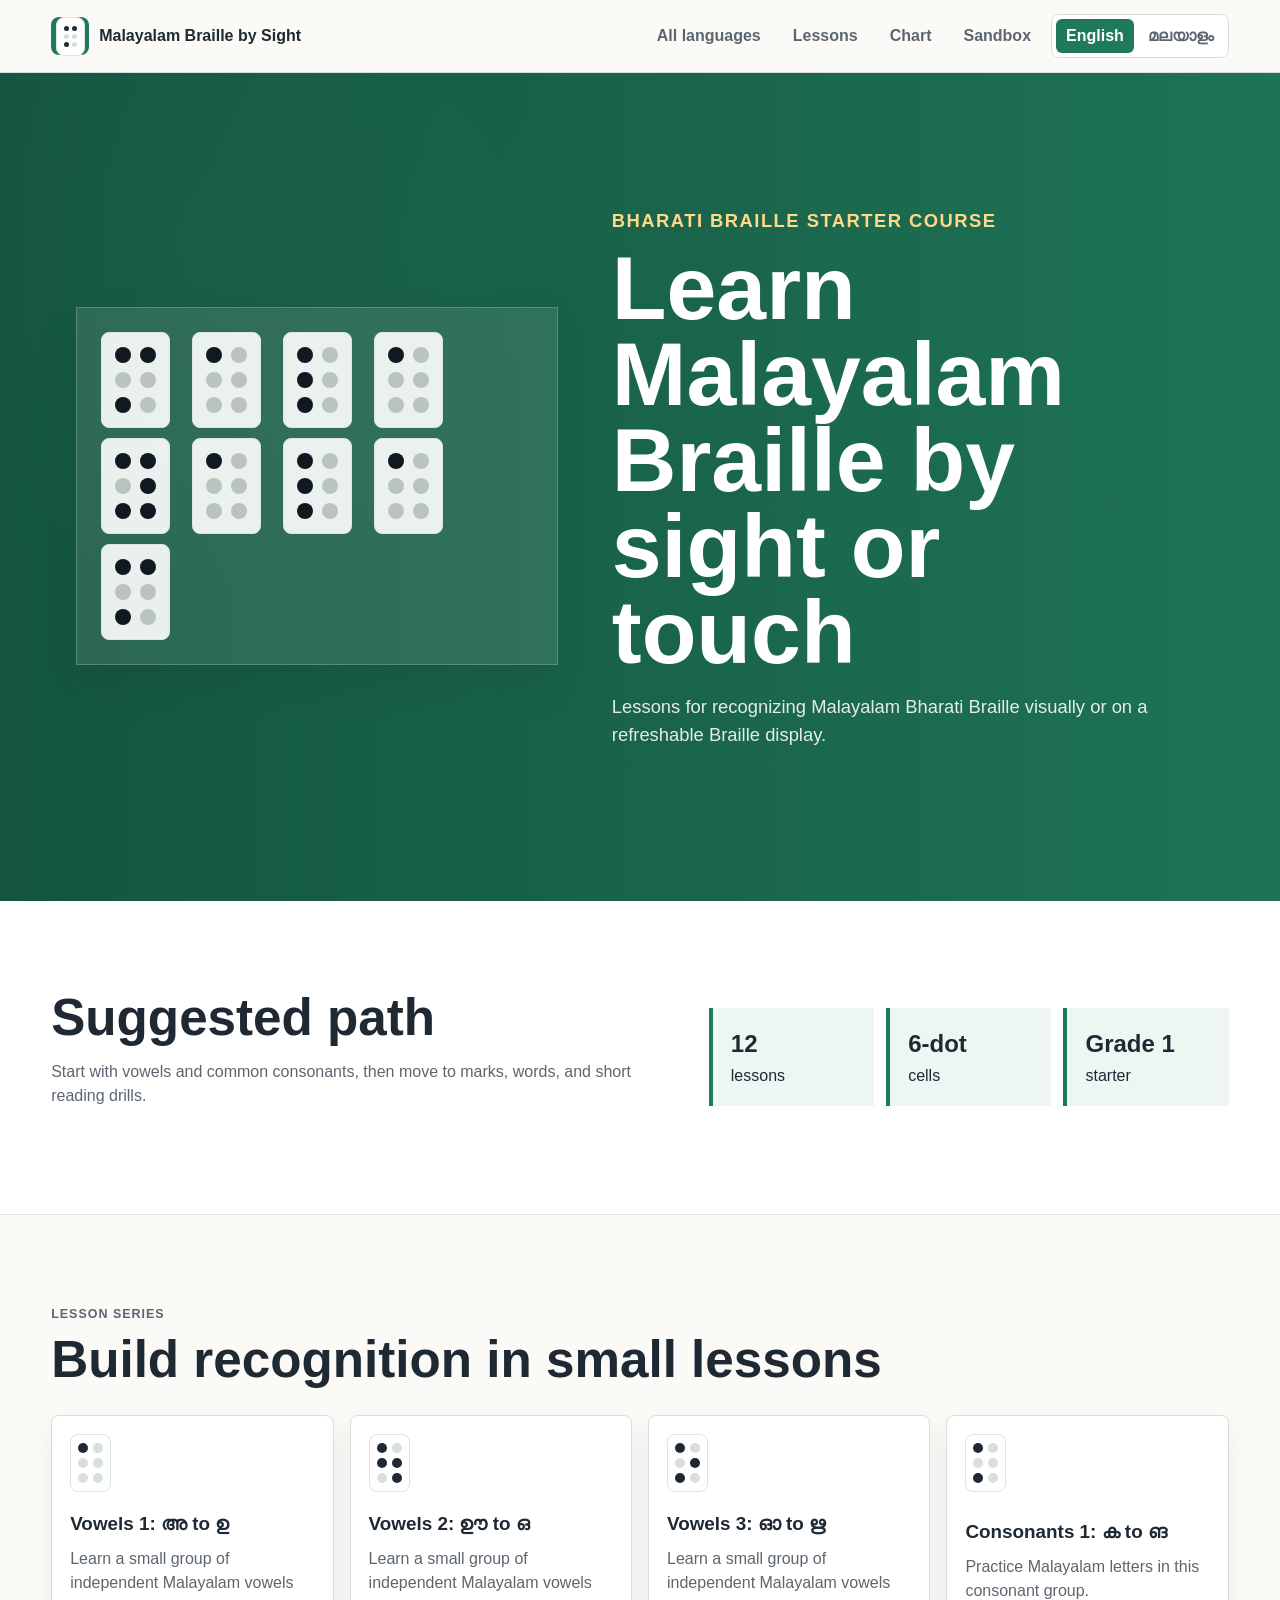
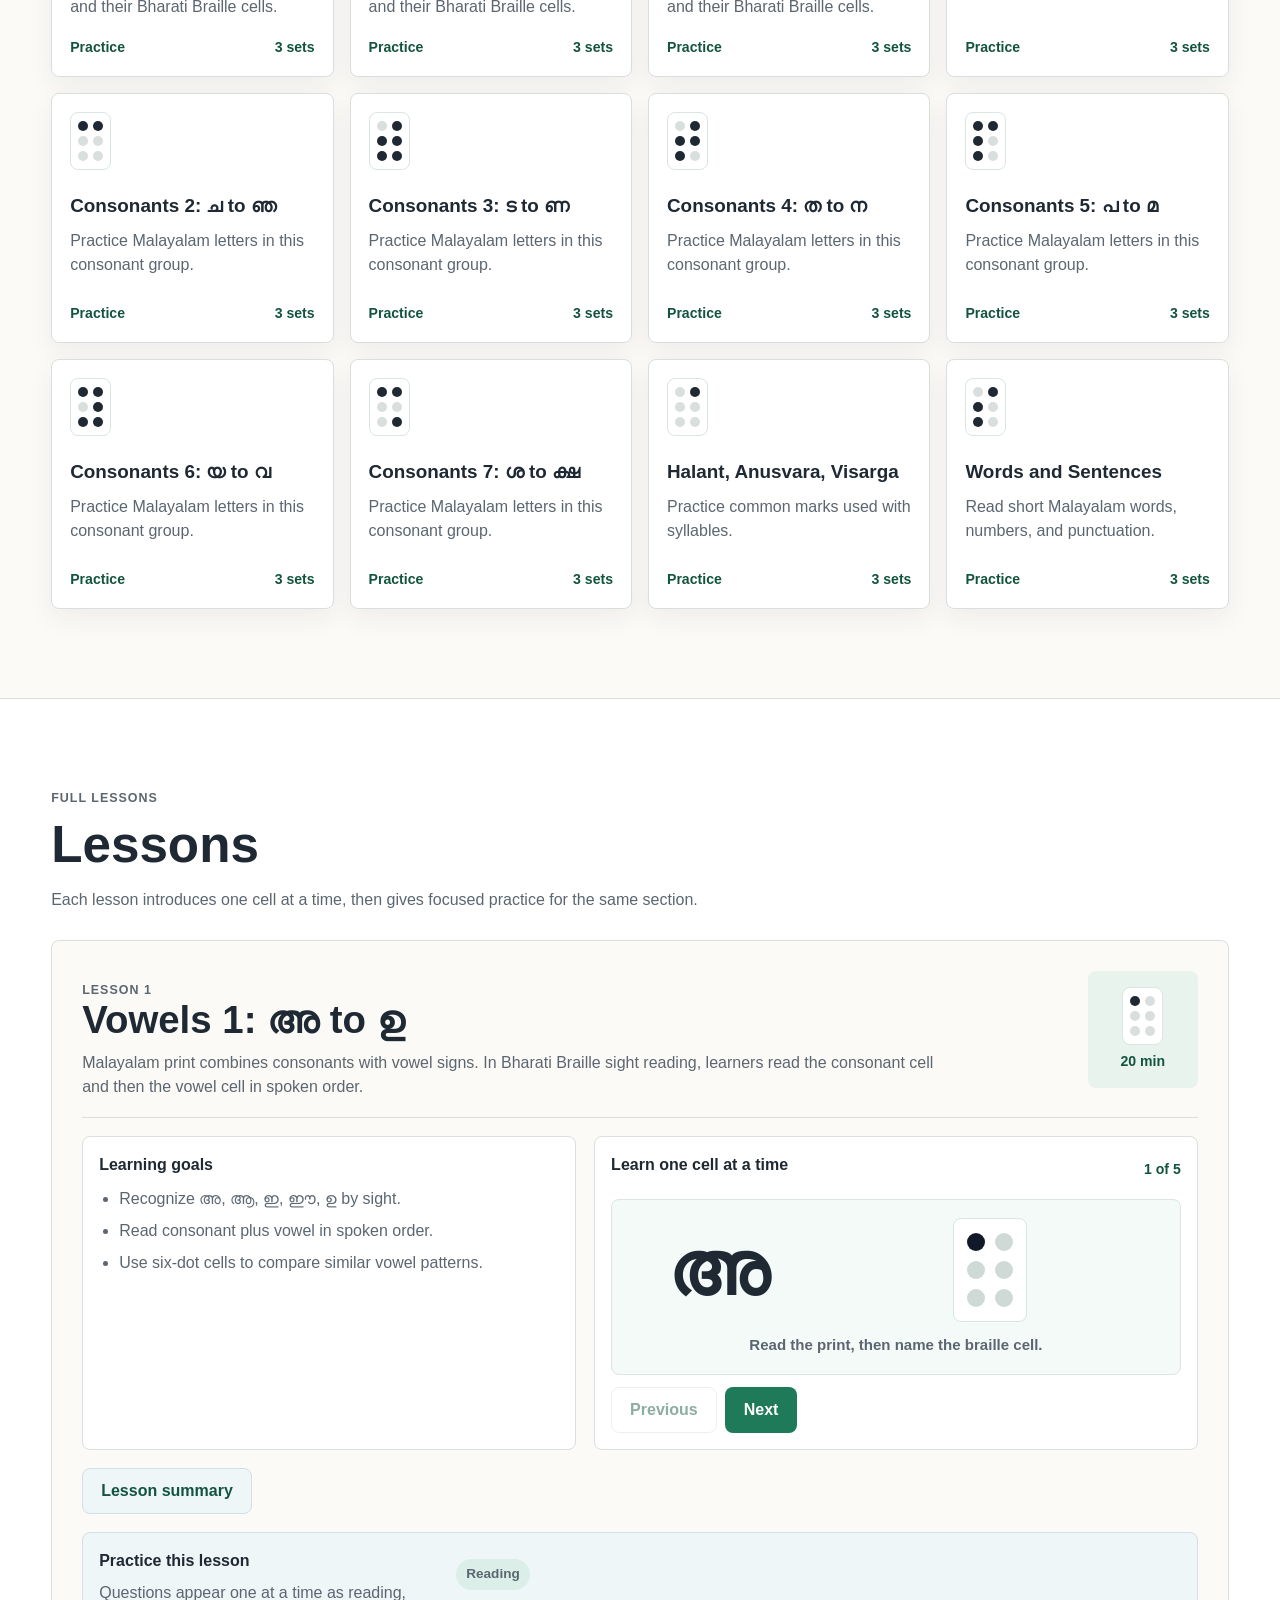
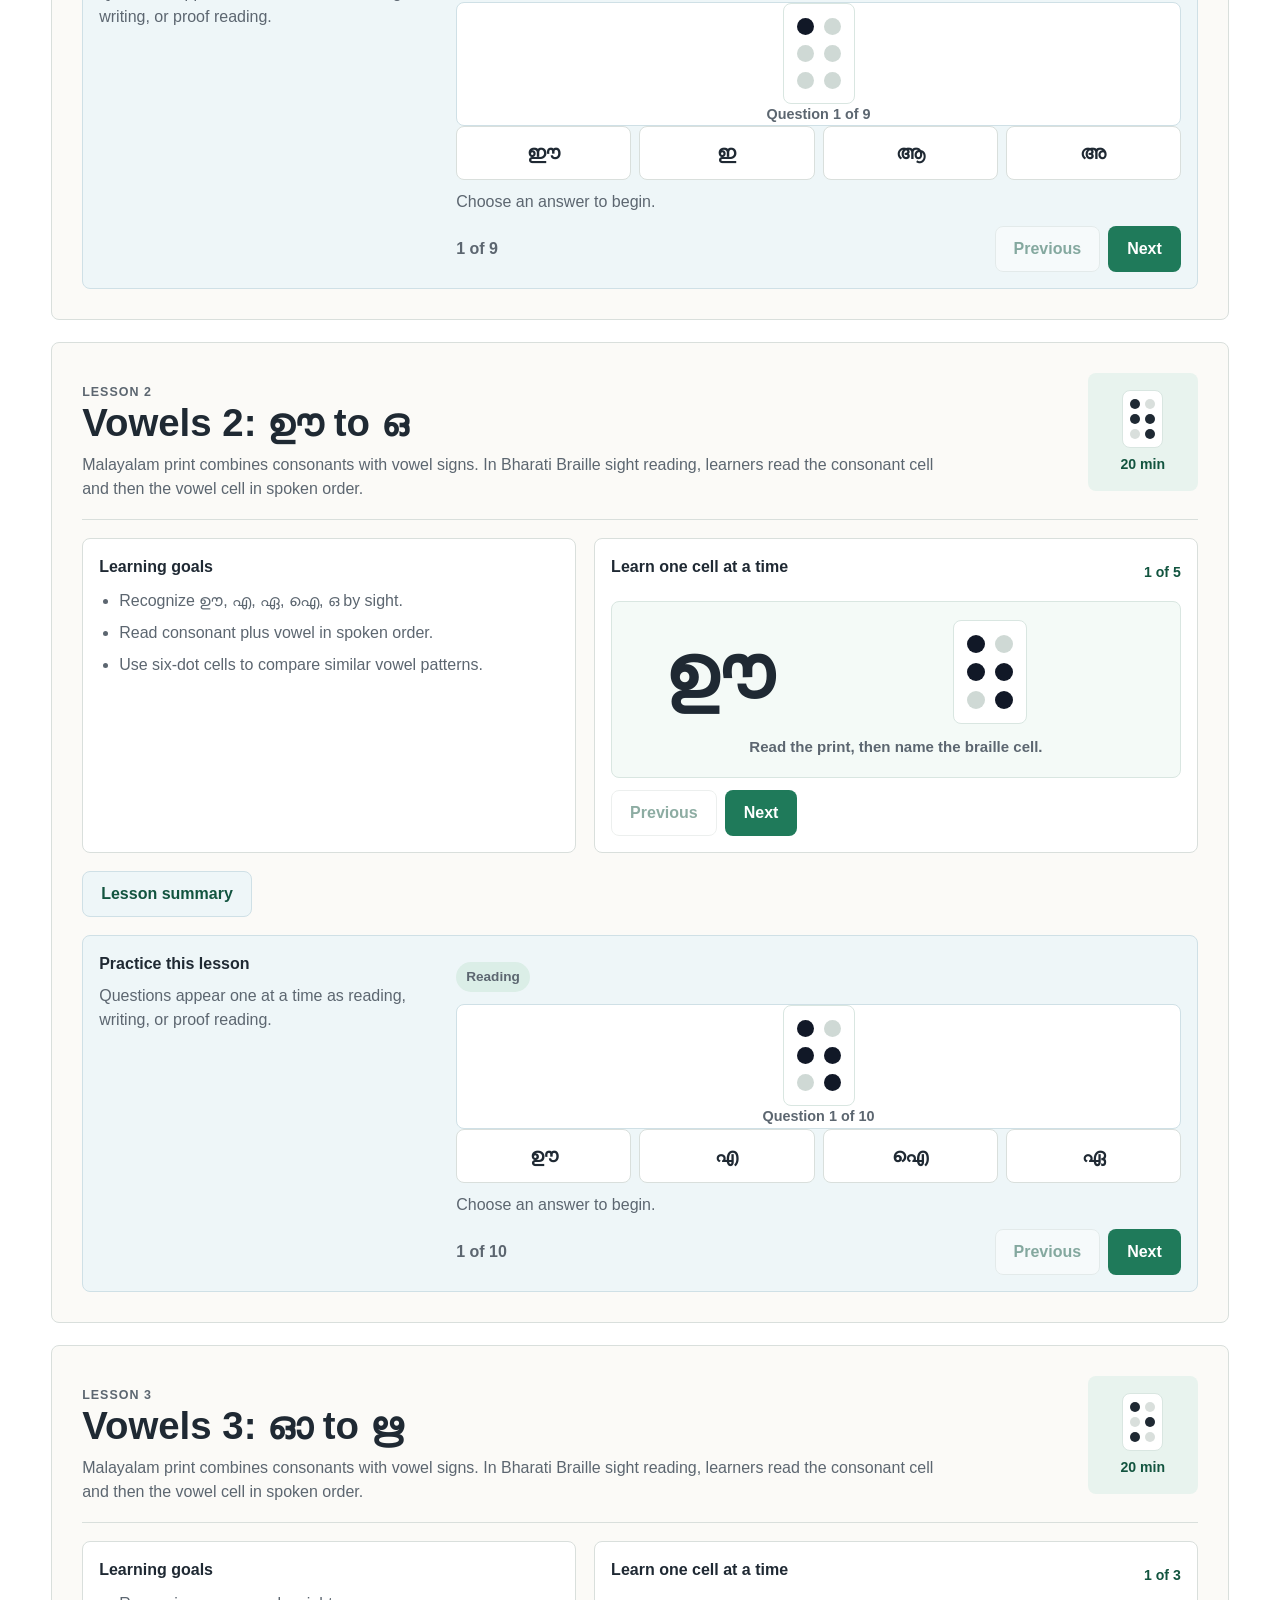
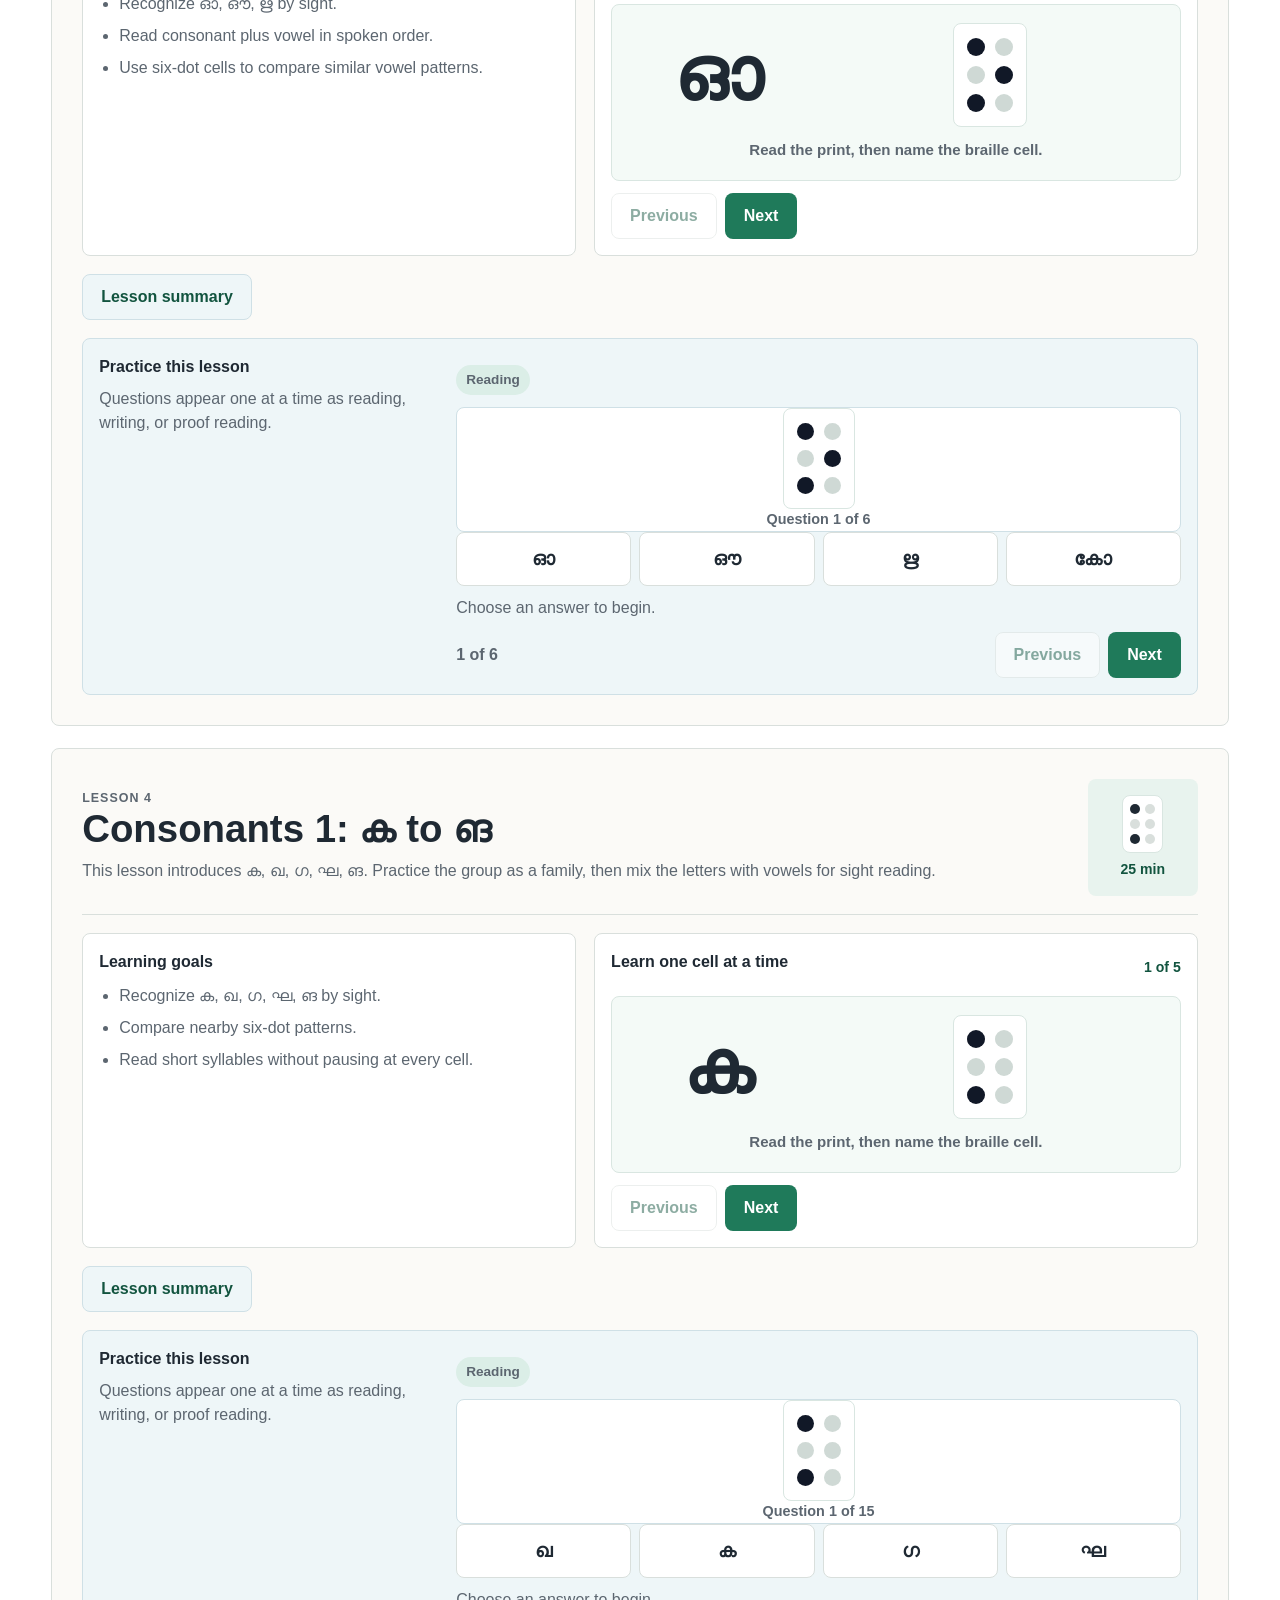
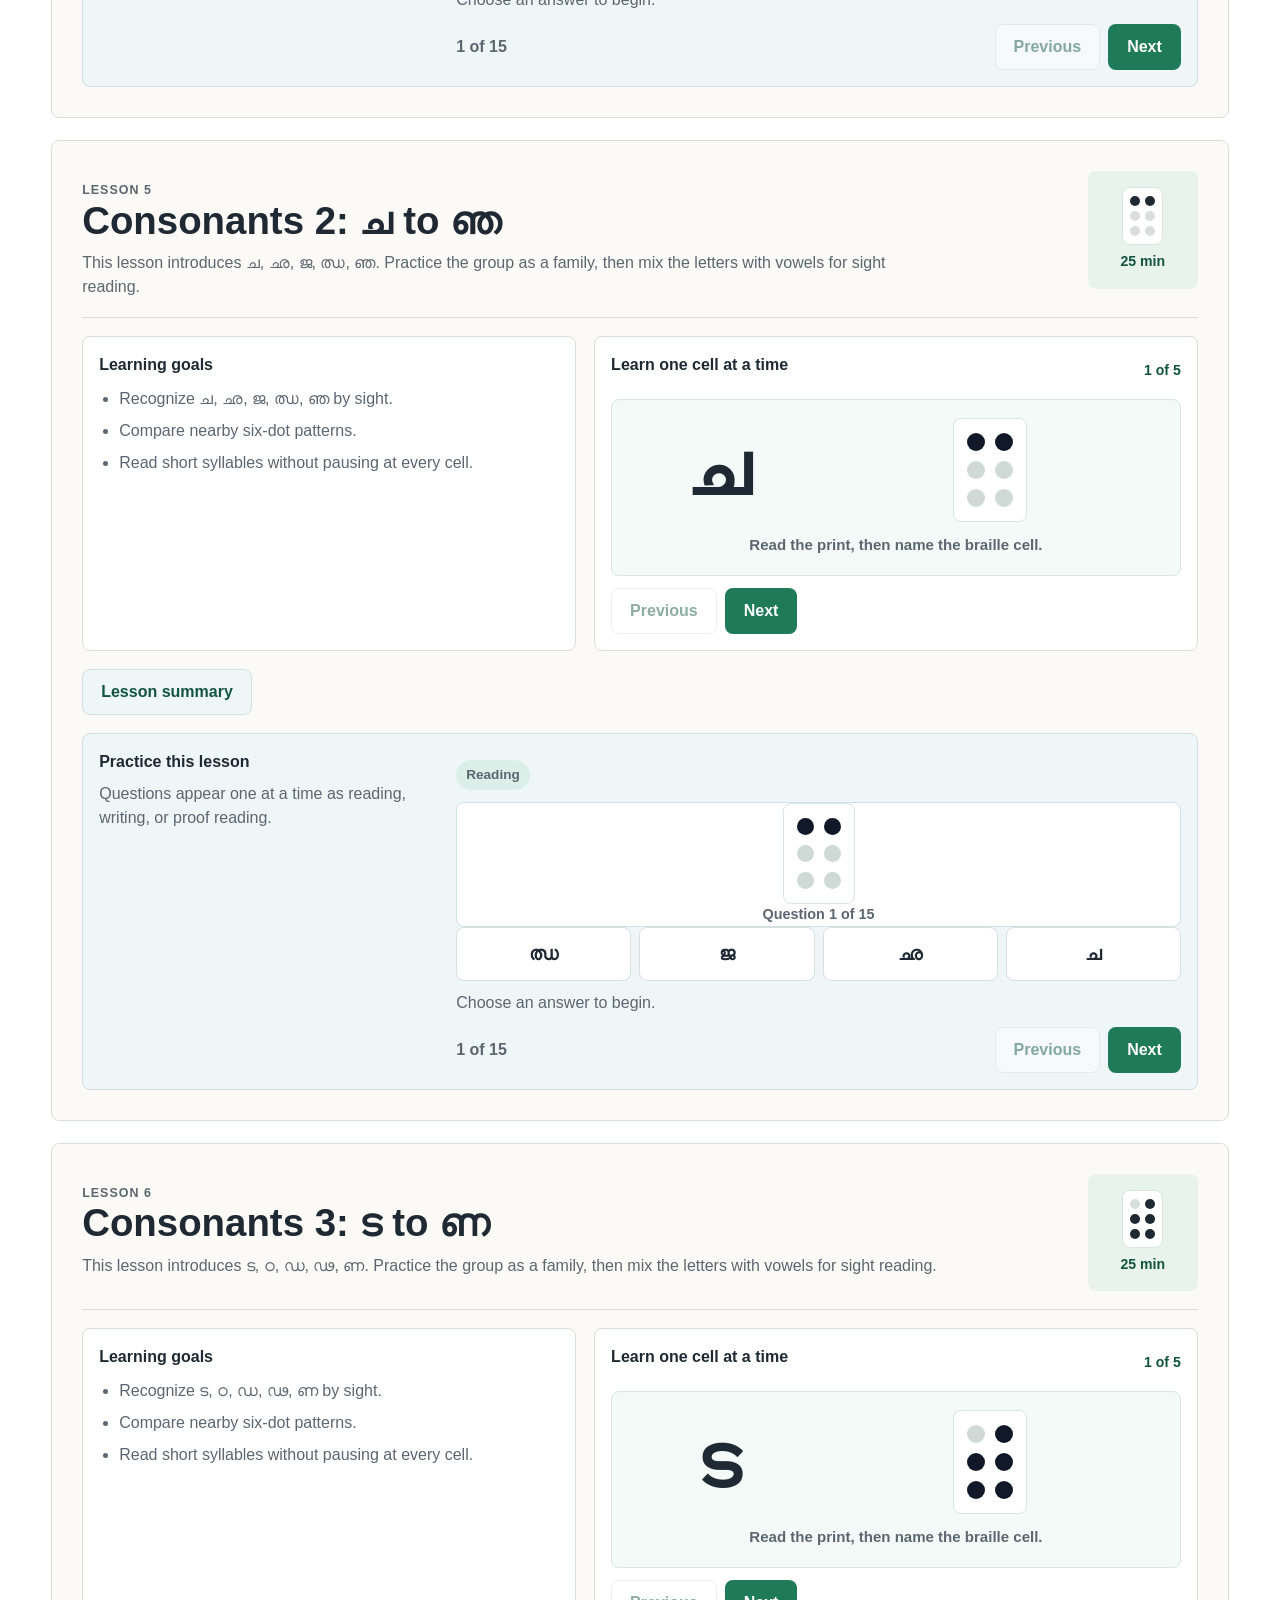
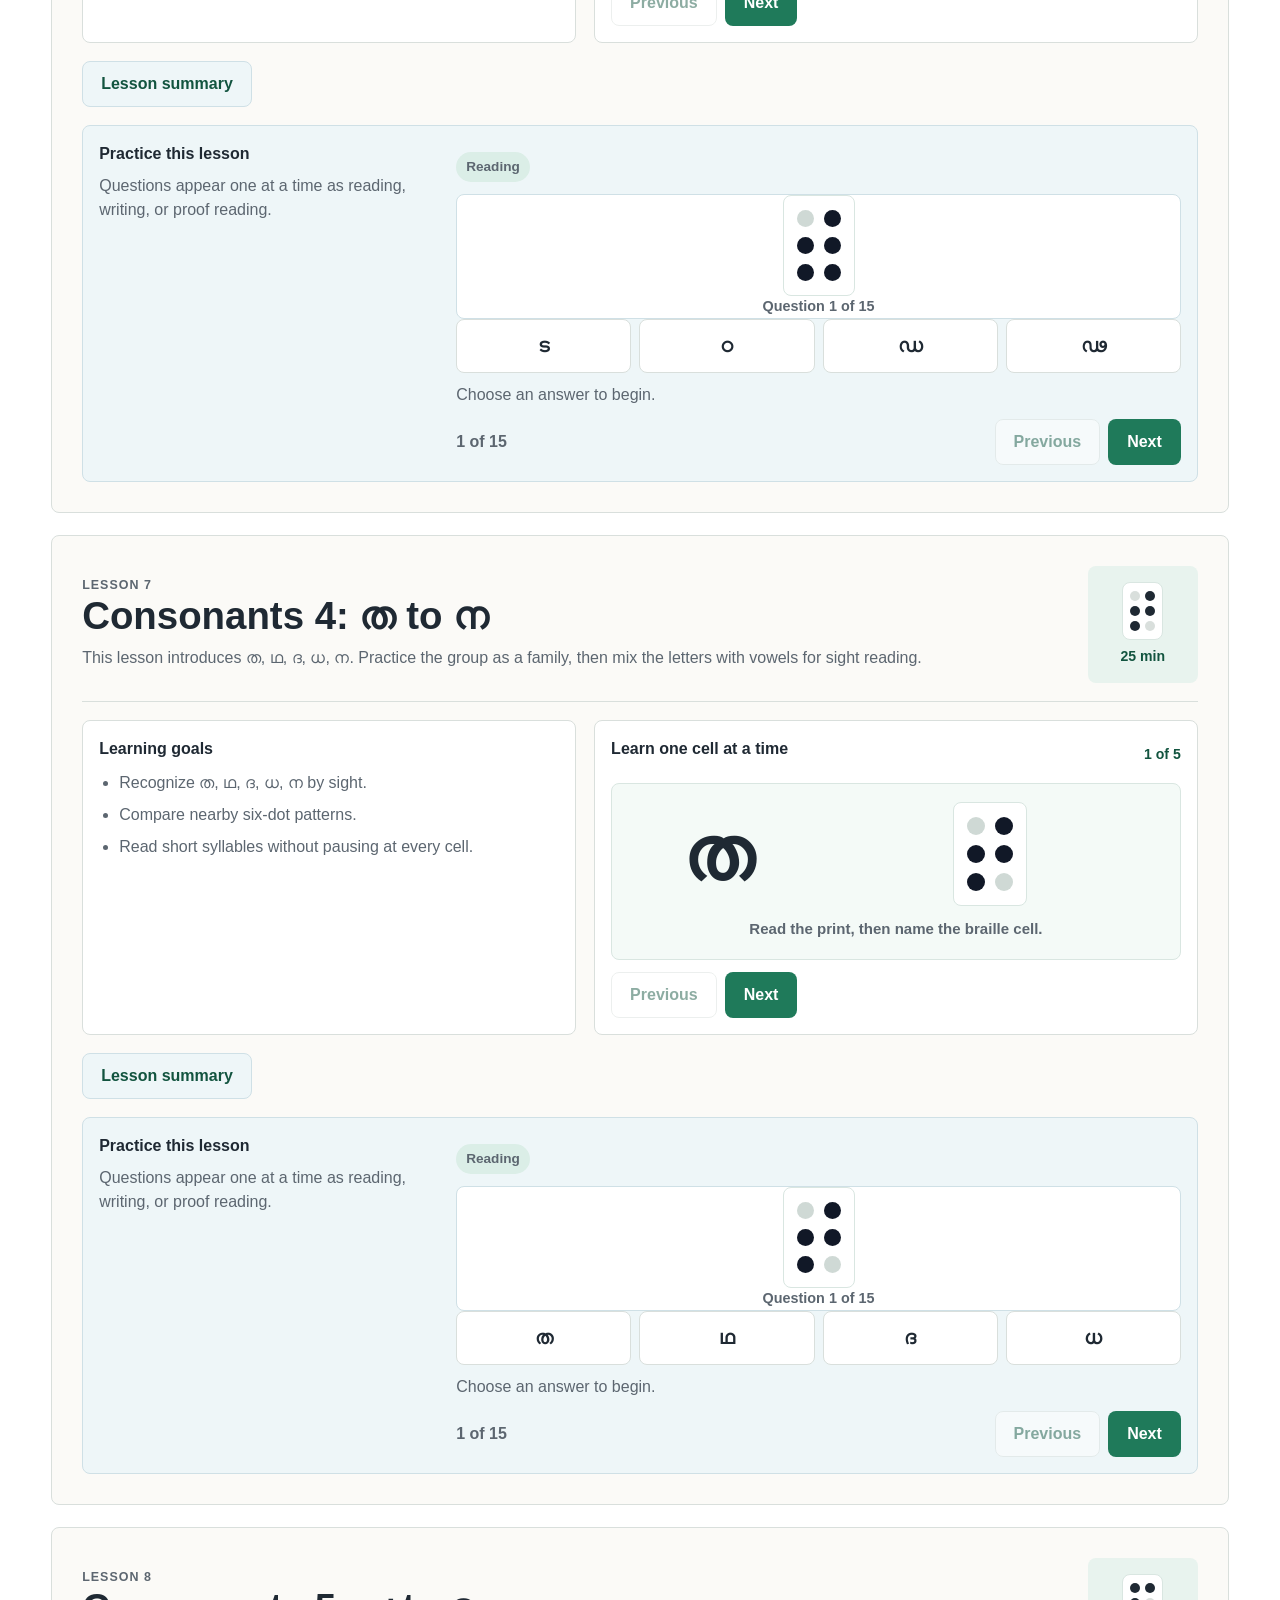
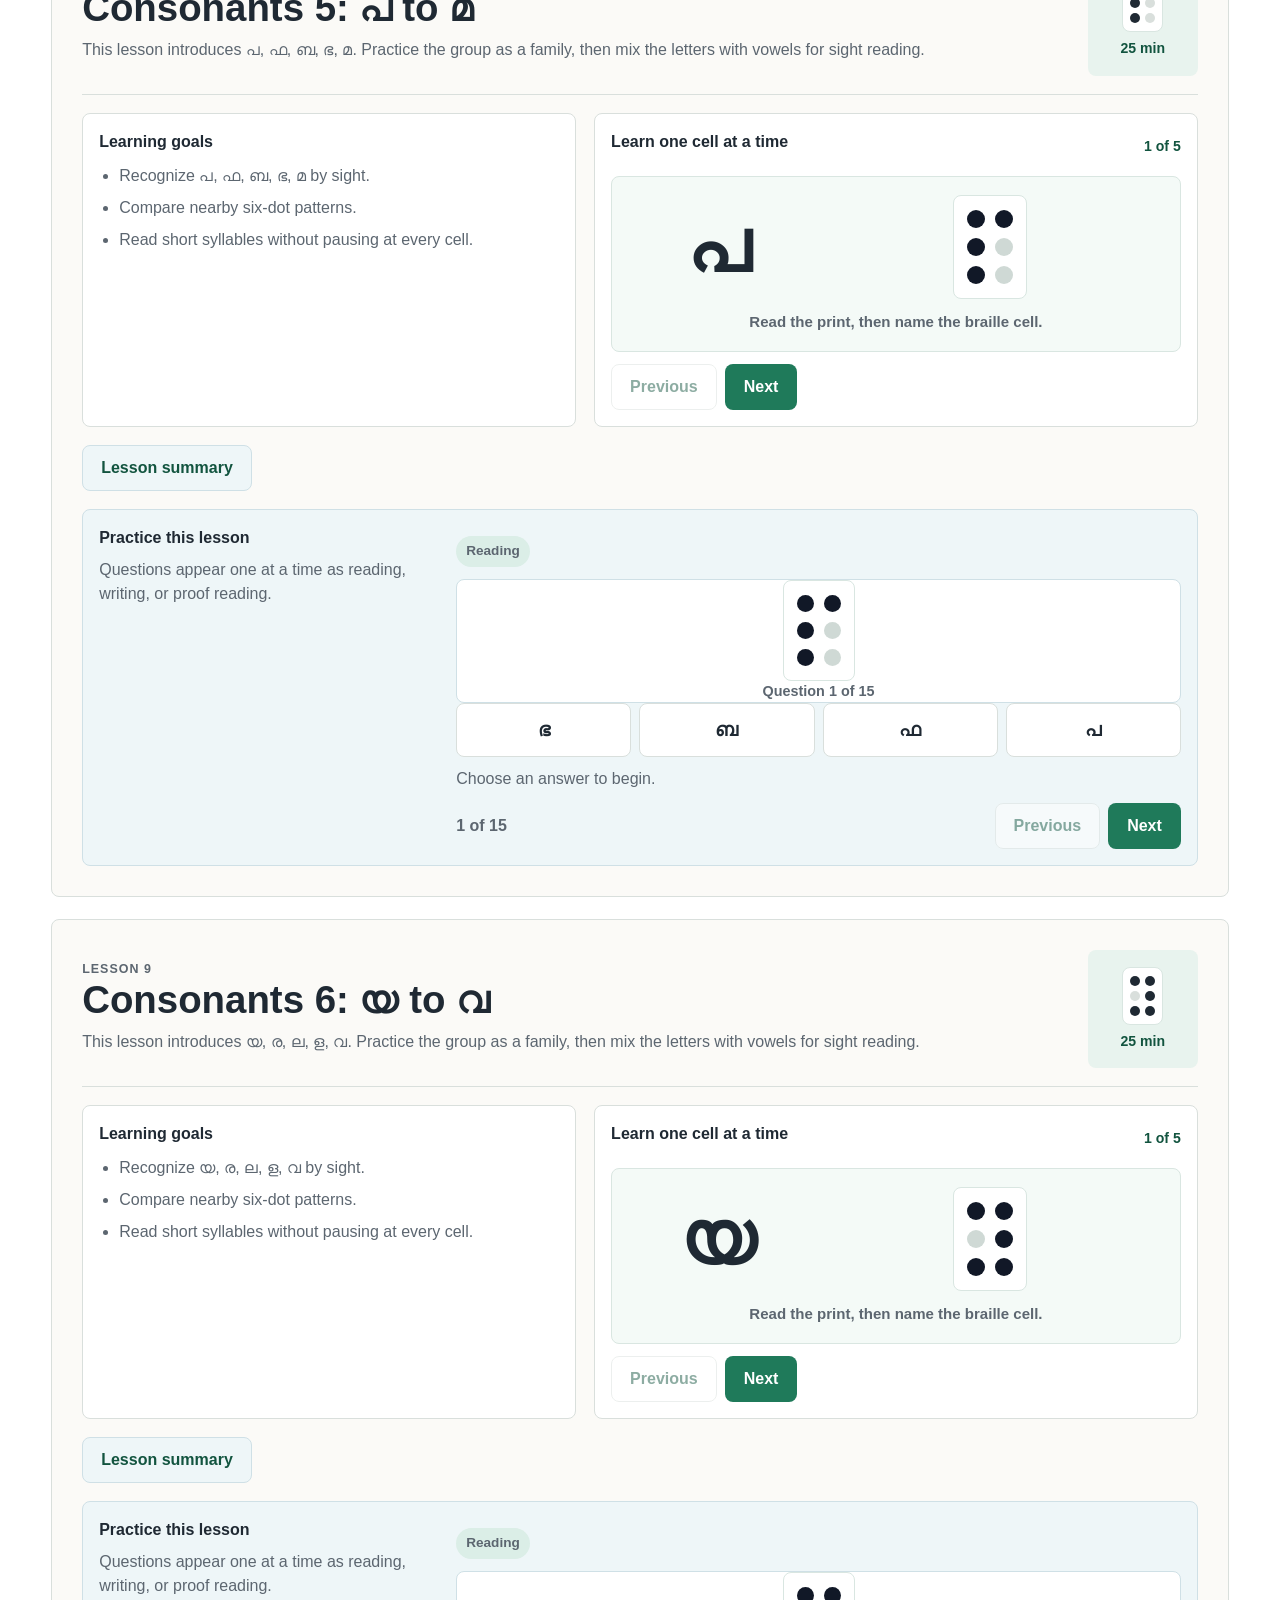
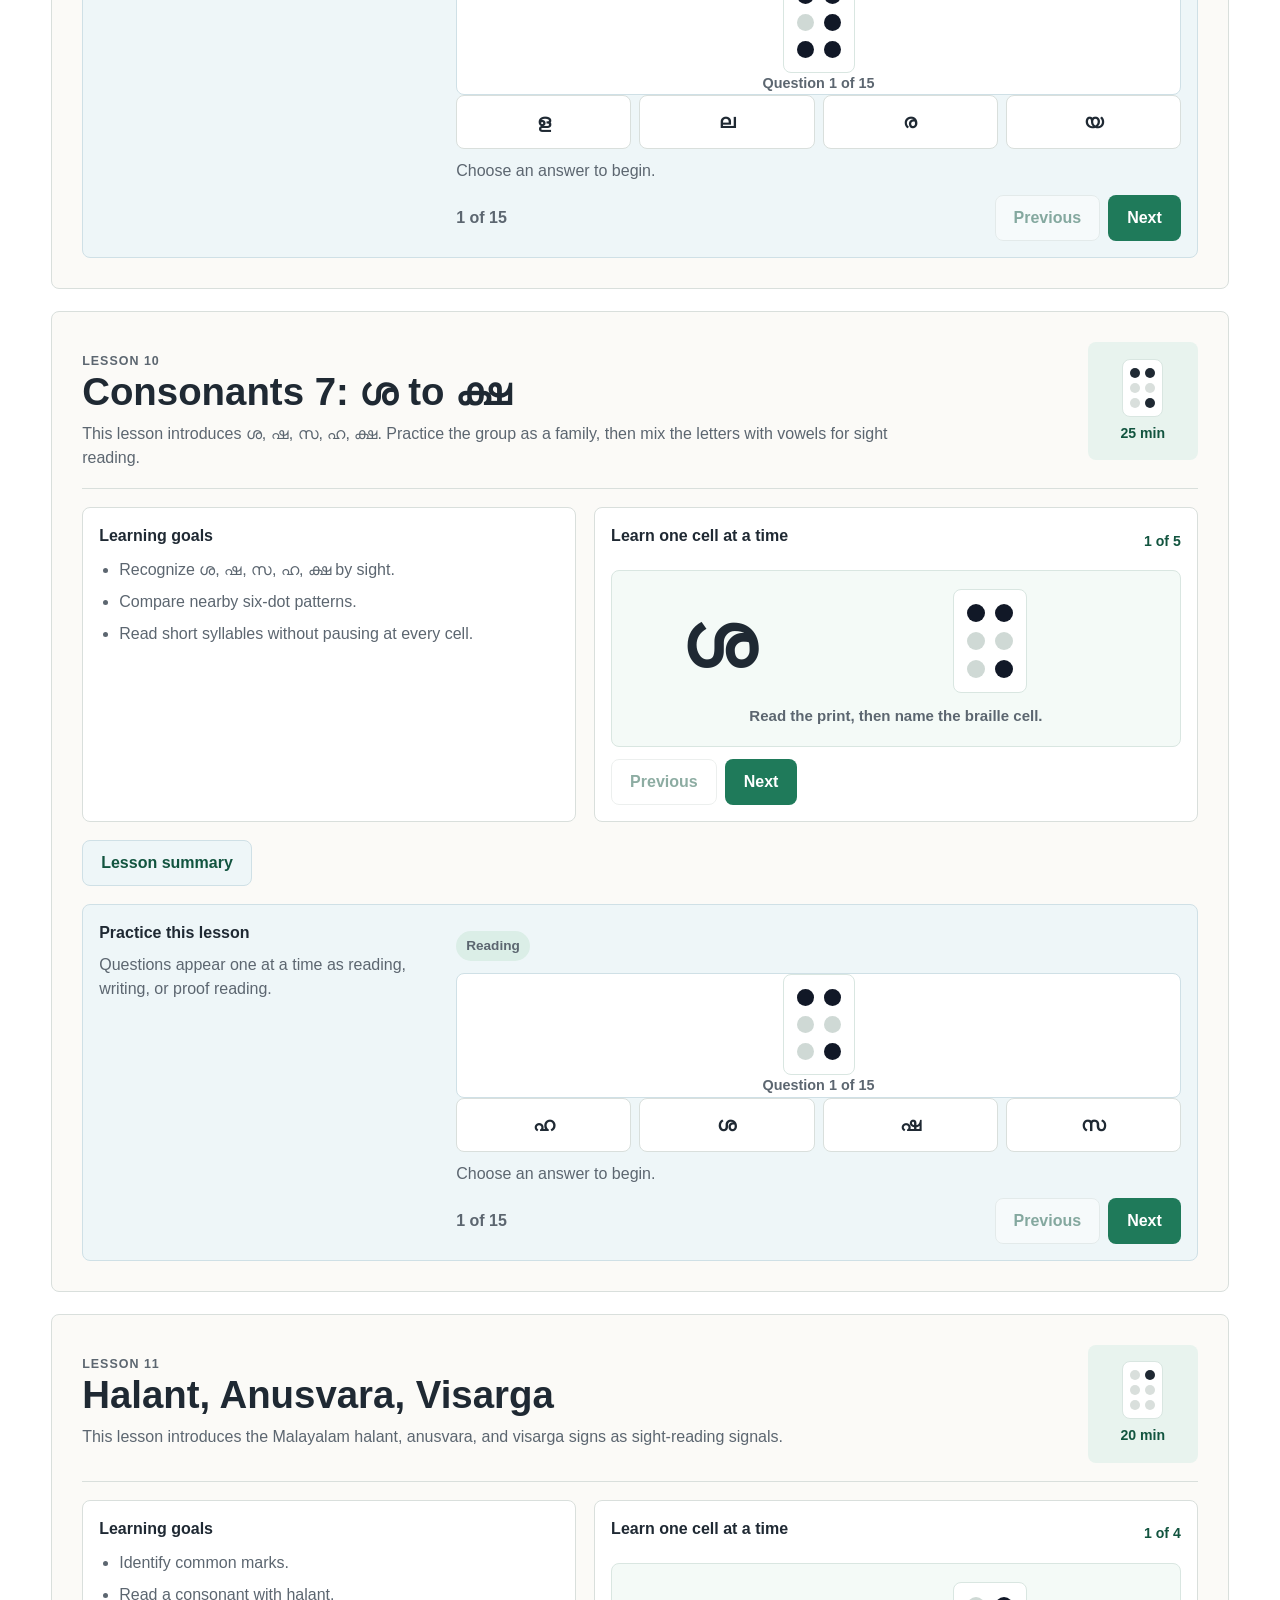
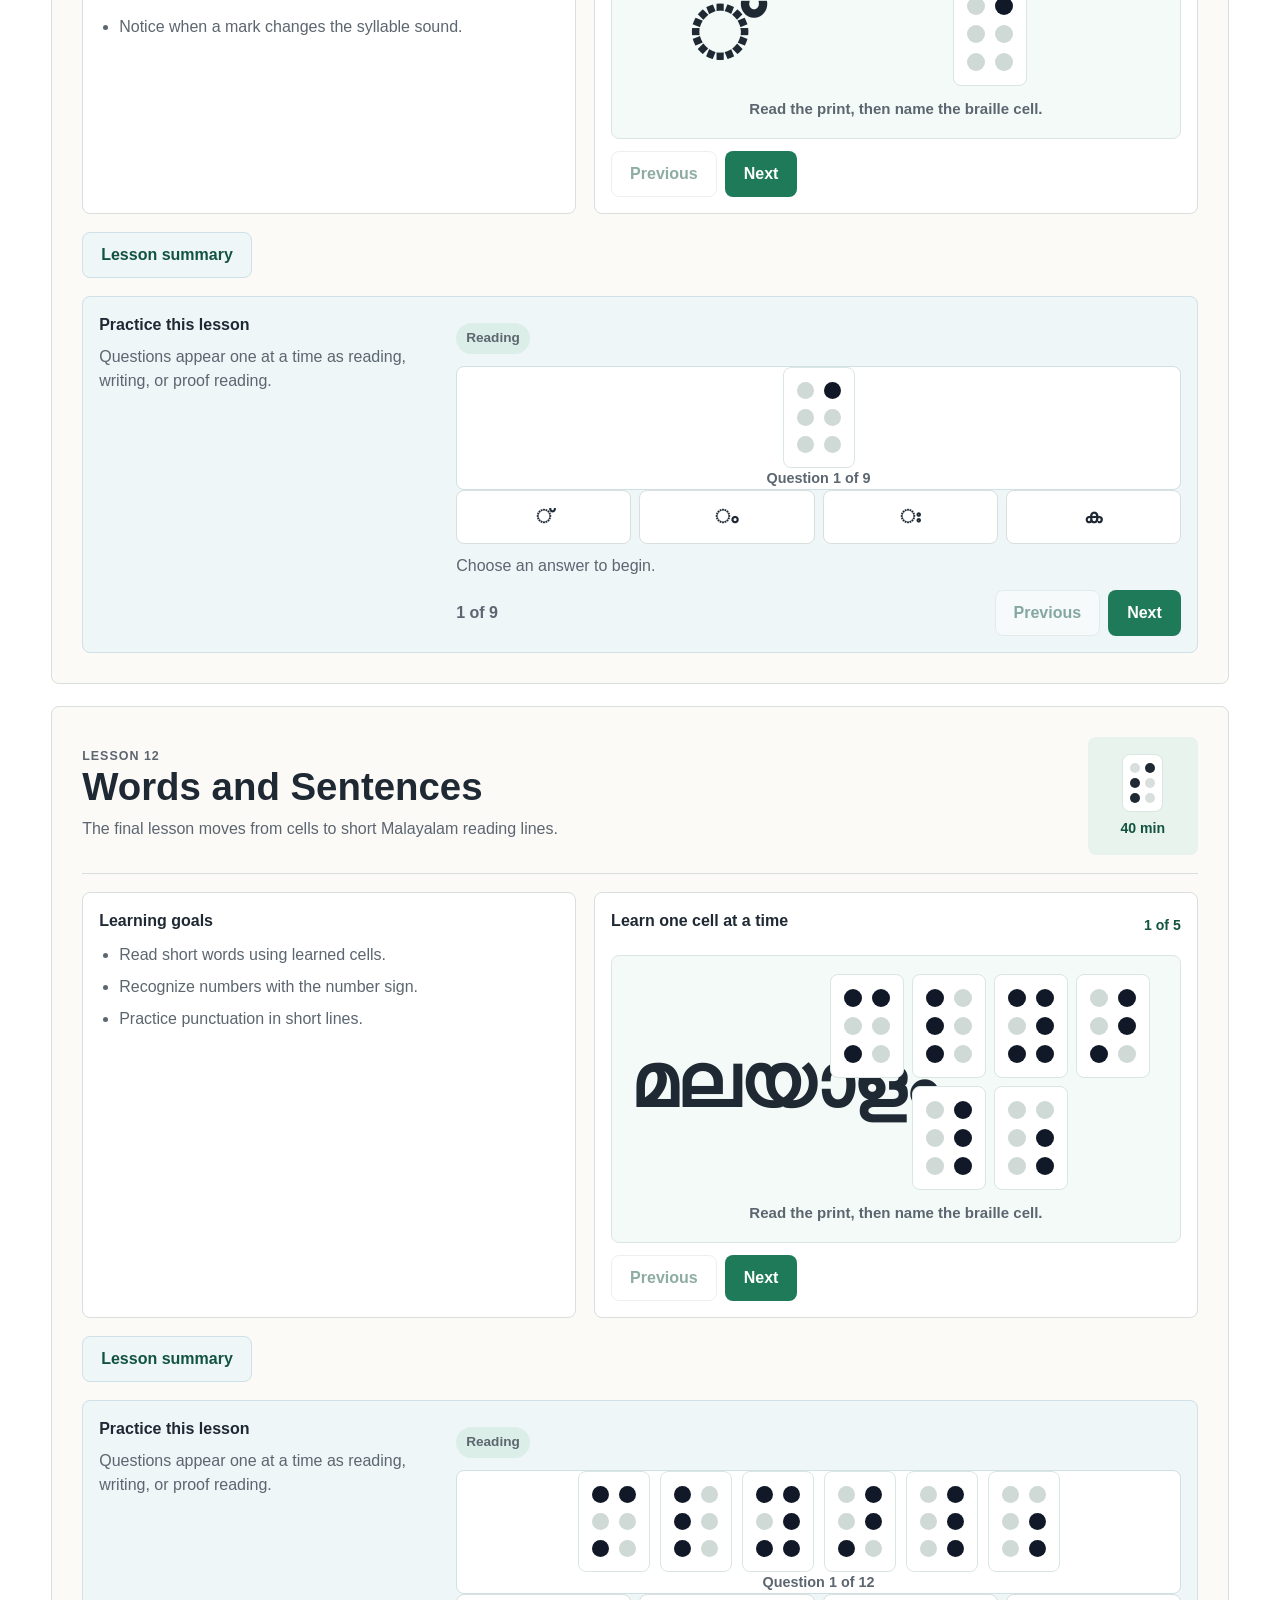
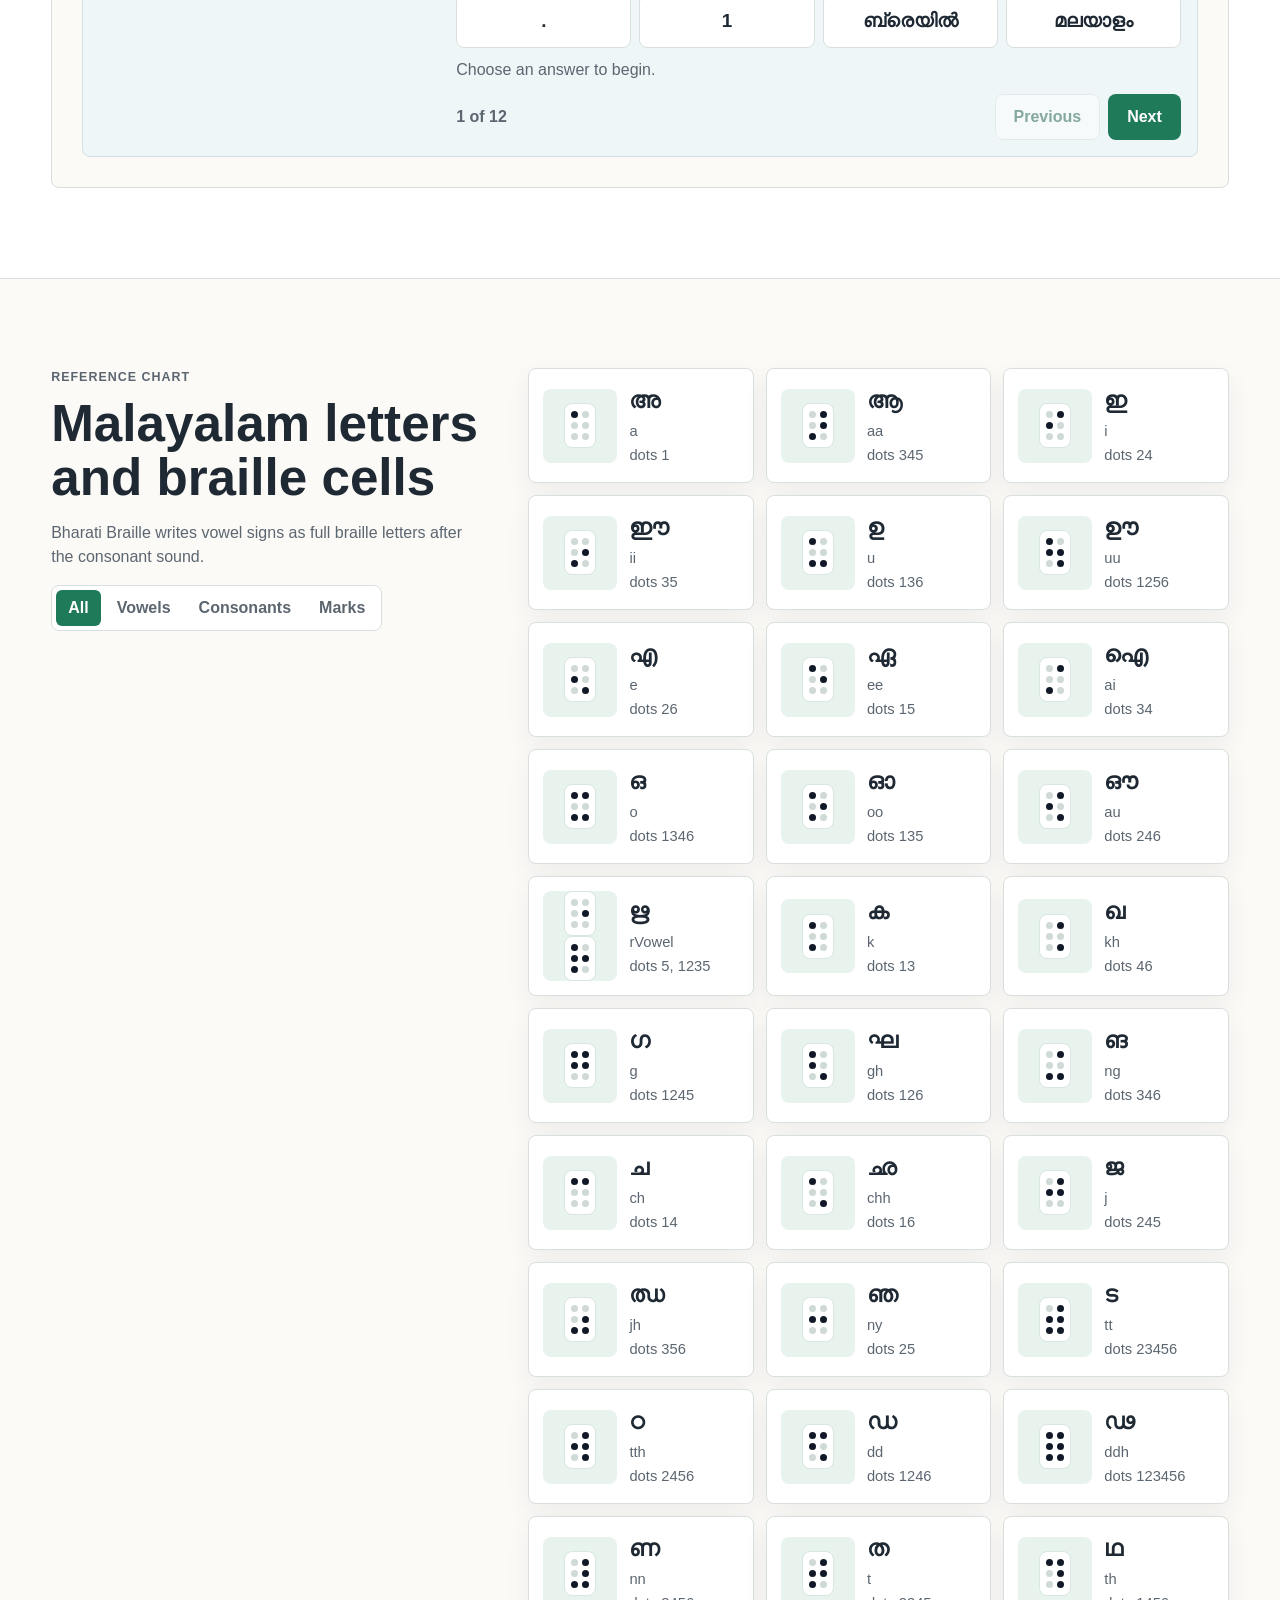
<file: malayalam.html>
<!doctype html><html lang="en"><head><meta charset="utf-8"><meta name="viewport" content="width=device-width, initial-scale=1"><title>Malayalam Braille by Sight</title><link rel="stylesheet" href="style.css?v=dot-order-20260618"></head><body data-course="malayalam"><header class="site-header"><a class="brand" href="index.html"><span class="brand-mark" data-braille-render="⠍" aria-hidden="true"></span><span id="brandName">Malayalam Braille by Sight</span></a><nav aria-label="Primary"><a href="index.html#languages">All languages</a><a href="#lessons">Lessons</a><a href="#chart">Chart</a><a href="#sandbox">Sandbox</a></nav></header><main id="top"><section class="hero" aria-labelledby="hero-title"><div class="hero-art" aria-hidden="true"><div class="braille-ribbon" data-braille-render="⠍ ⠁ ⠇ ⠁ ⠽ ⠁ ⠇ ⠁ ⠍"></div></div><div class="hero-copy"><p class="eyebrow" id="courseEyebrow">Bharati Braille starter course</p><h1 id="hero-title">Learn Malayalam Braille by seeing</h1><p id="heroCopy"></p></div></section><section class="intro band" aria-labelledby="path-title"><div><h2 id="path-title">Suggested path</h2><p id="pathCopy"></p></div><div class="stats" aria-label="Course summary"><span><strong>8</strong> lessons</span><span><strong>6-dot</strong> cells</span><span><strong>Grade 1</strong> starter</span></div></section><section id="series" class="section"><div class="section-heading"><p class="eyebrow">Lesson series</p><h2>Build recognition in small lessons</h2></div><div class="lesson-grid" id="lessonGrid"></div></section><section id="lessons" class="section lesson-detail-section"><div class="section-heading"><p class="eyebrow">Full lessons</p><h2>Lessons</h2><p id="lessonCopy"></p></div><div class="lesson-detail-list" id="lessonDetails"></div></section><div class="modal-backdrop" id="summaryModal" hidden><section class="summary-modal" role="dialog" aria-modal="true" aria-labelledby="summaryTitle"><div class="summary-modal-header"><div><p class="eyebrow">Lesson summary</p><h2 id="summaryTitle">Lesson summary</h2></div><button class="icon-button" type="button" id="closeSummary" aria-label="Close lesson summary">×</button></div><div class="summary-modal-body" id="summaryBody"></div></section></div><section id="chart" class="section split"><div class="section-heading sticky-copy"><p class="eyebrow">Reference chart</p><h2 id="chartTitle">Malayalam letters and braille cells</h2><p id="chartCopy"></p><div class="segmented" role="tablist" aria-label="Chart groups"><button class="active" type="button" data-chart-filter="all">All</button><button type="button" data-chart-filter="vowel">Vowels</button><button type="button" data-chart-filter="consonant">Consonants</button><button type="button" data-chart-filter="mark">Marks</button></div></div><div class="chart-panel"><div class="chart-grid" id="chartGrid"></div></div></section><section id="sandbox" class="section split reverse"><div class="sandbox-tool"><label for="kannadaInput" id="sandboxLabel">Malayalam print</label><textarea id="kannadaInput" rows="6"></textarea><div class="sandbox-output" aria-label="Braille output"><span id="brailleOutput"></span></div></div><div class="section-heading sticky-copy"><p class="eyebrow">Sandbox</p><h2>Explore print-to-braille order</h2><p id="sandboxCopy"></p></div></section></main><footer class="site-footer"><span id="footerName">Malayalam Braille by Sight</span><a href="#top">Back to top</a></footer><script src="multi-course.js?v=dot-order-20260618"></script></body></html>
</file>
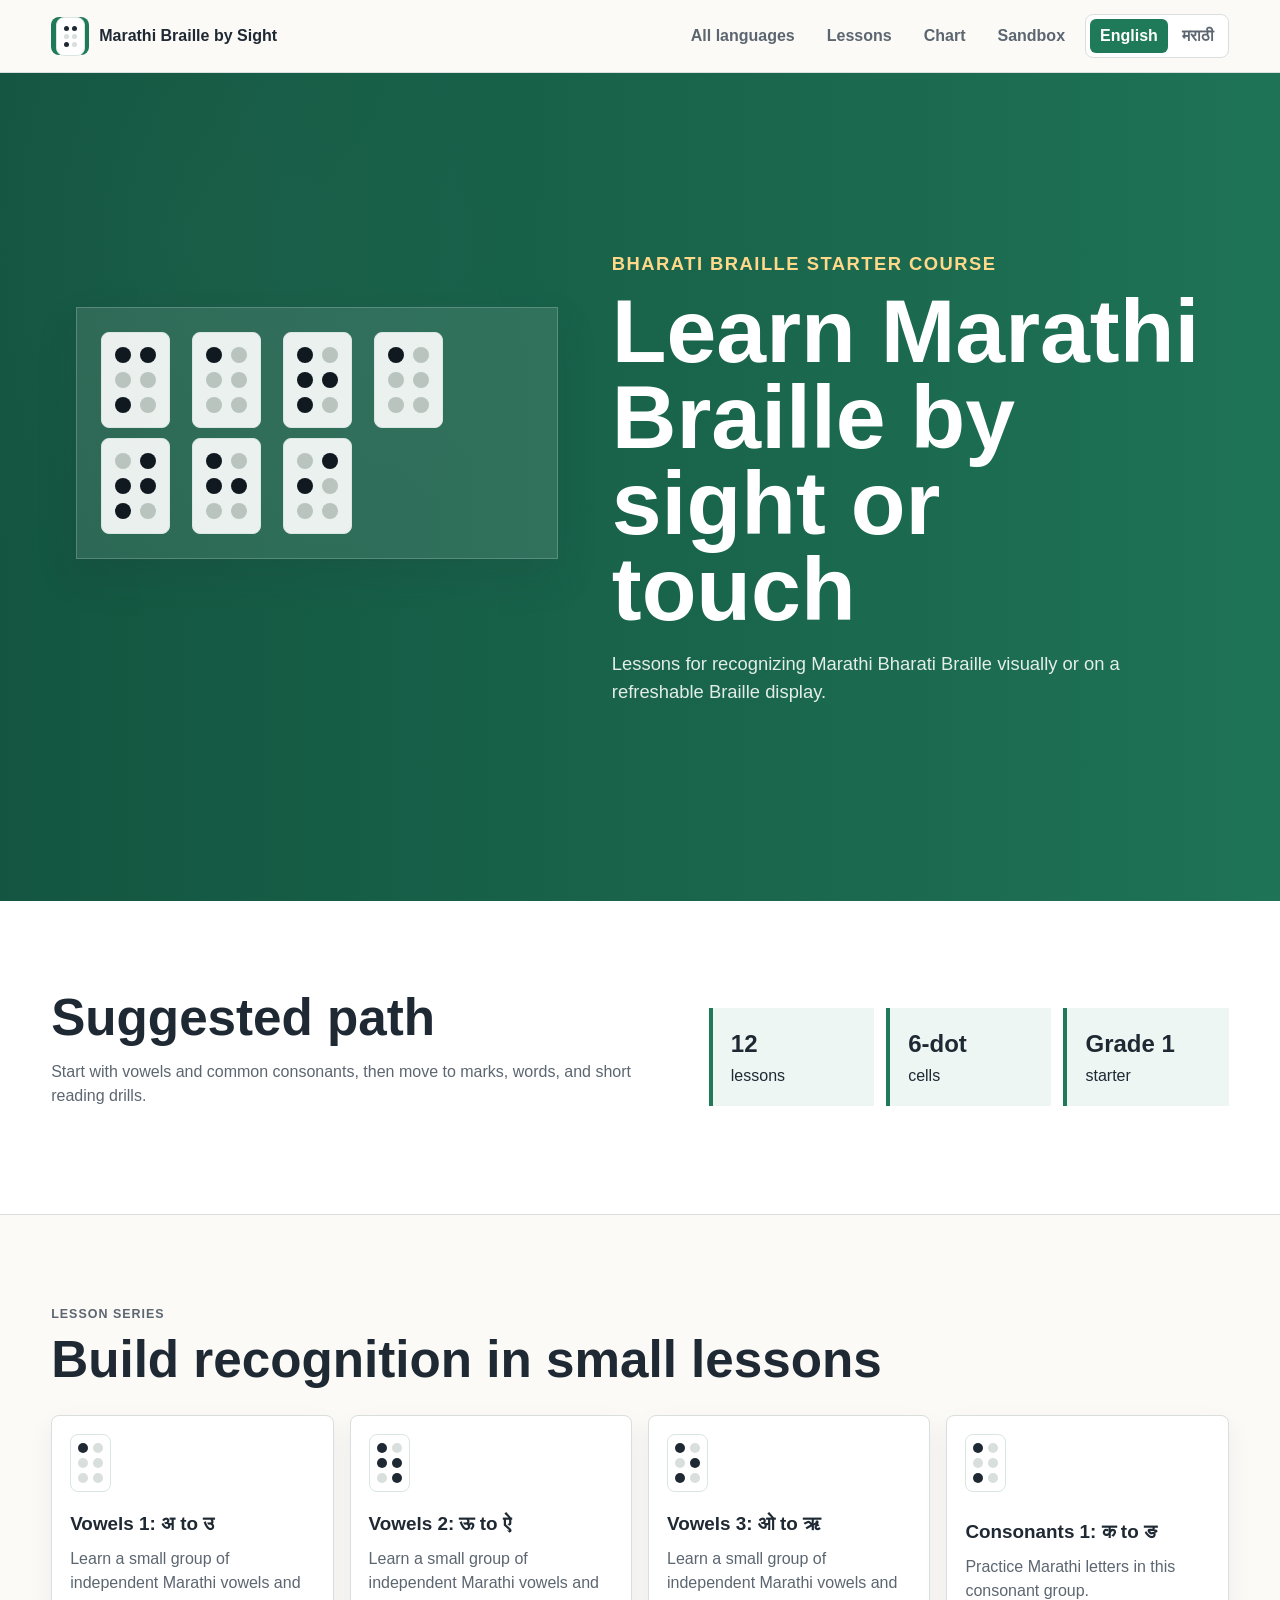
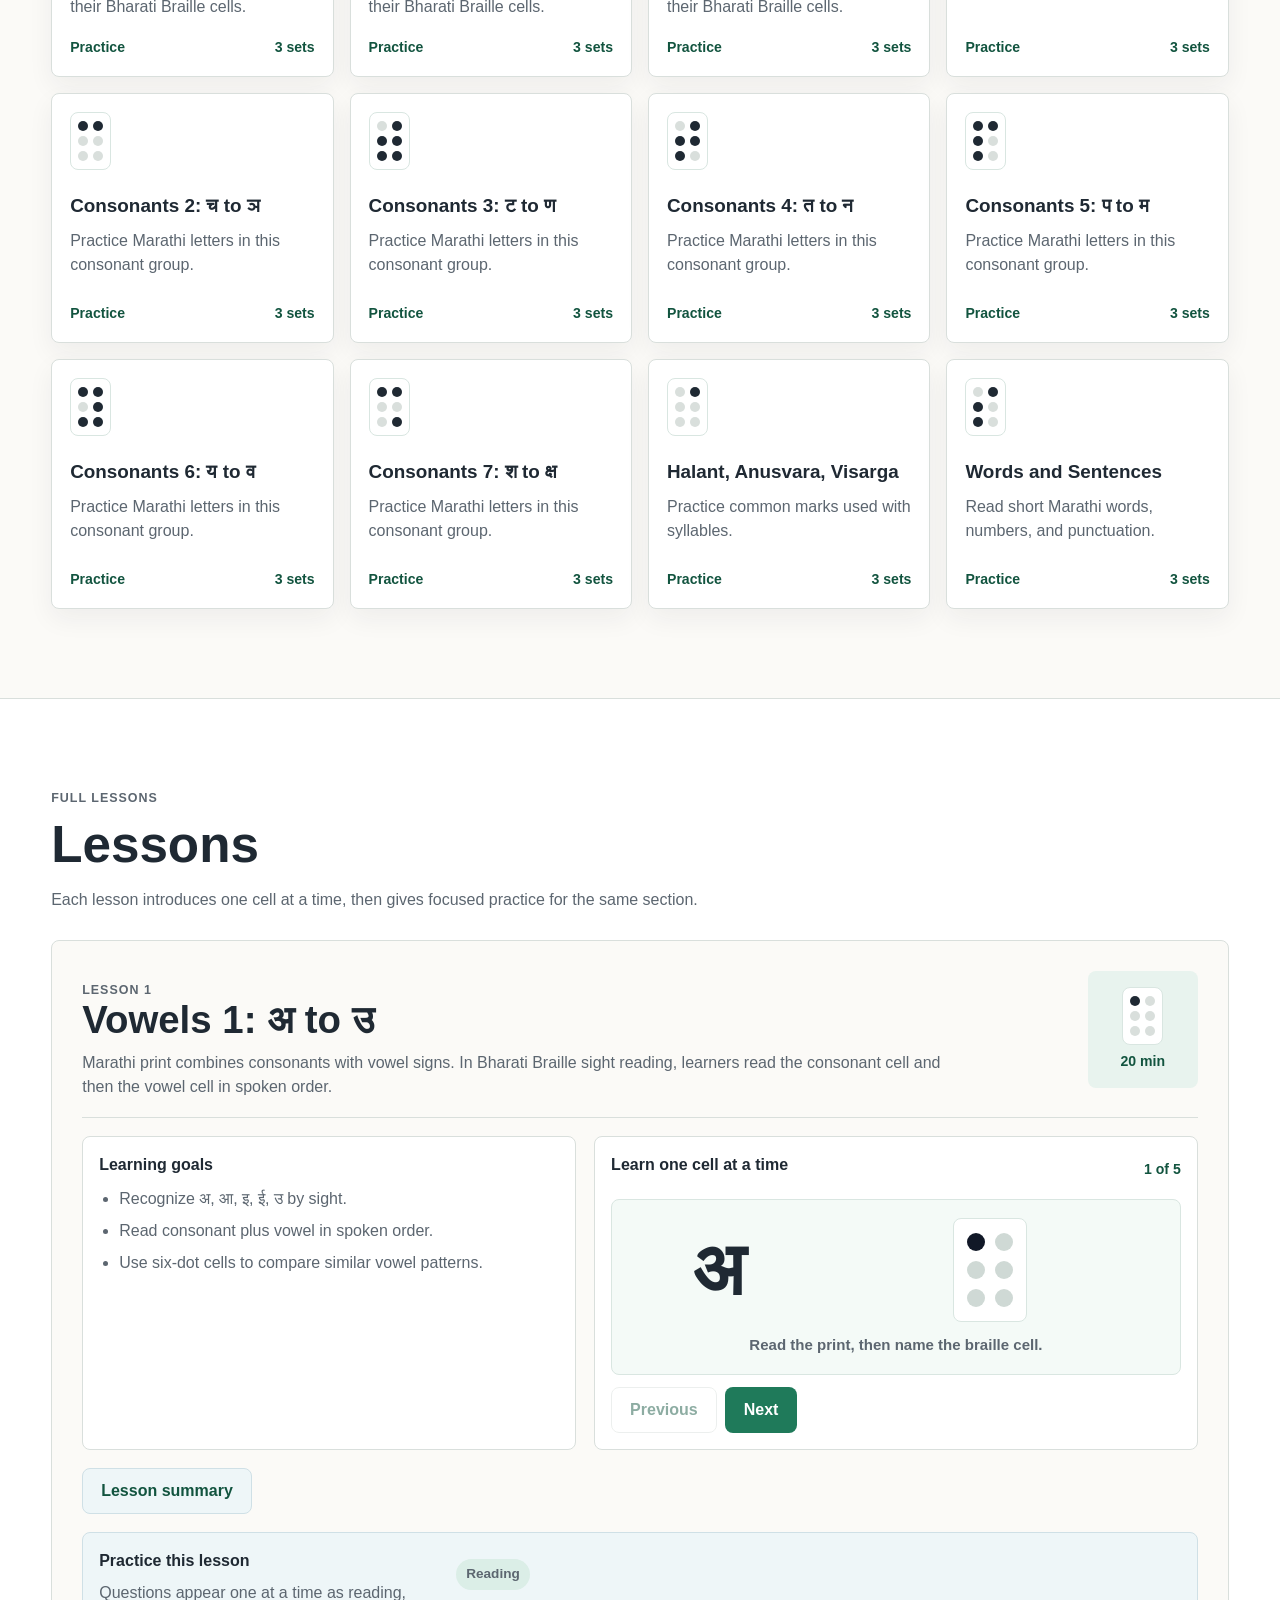
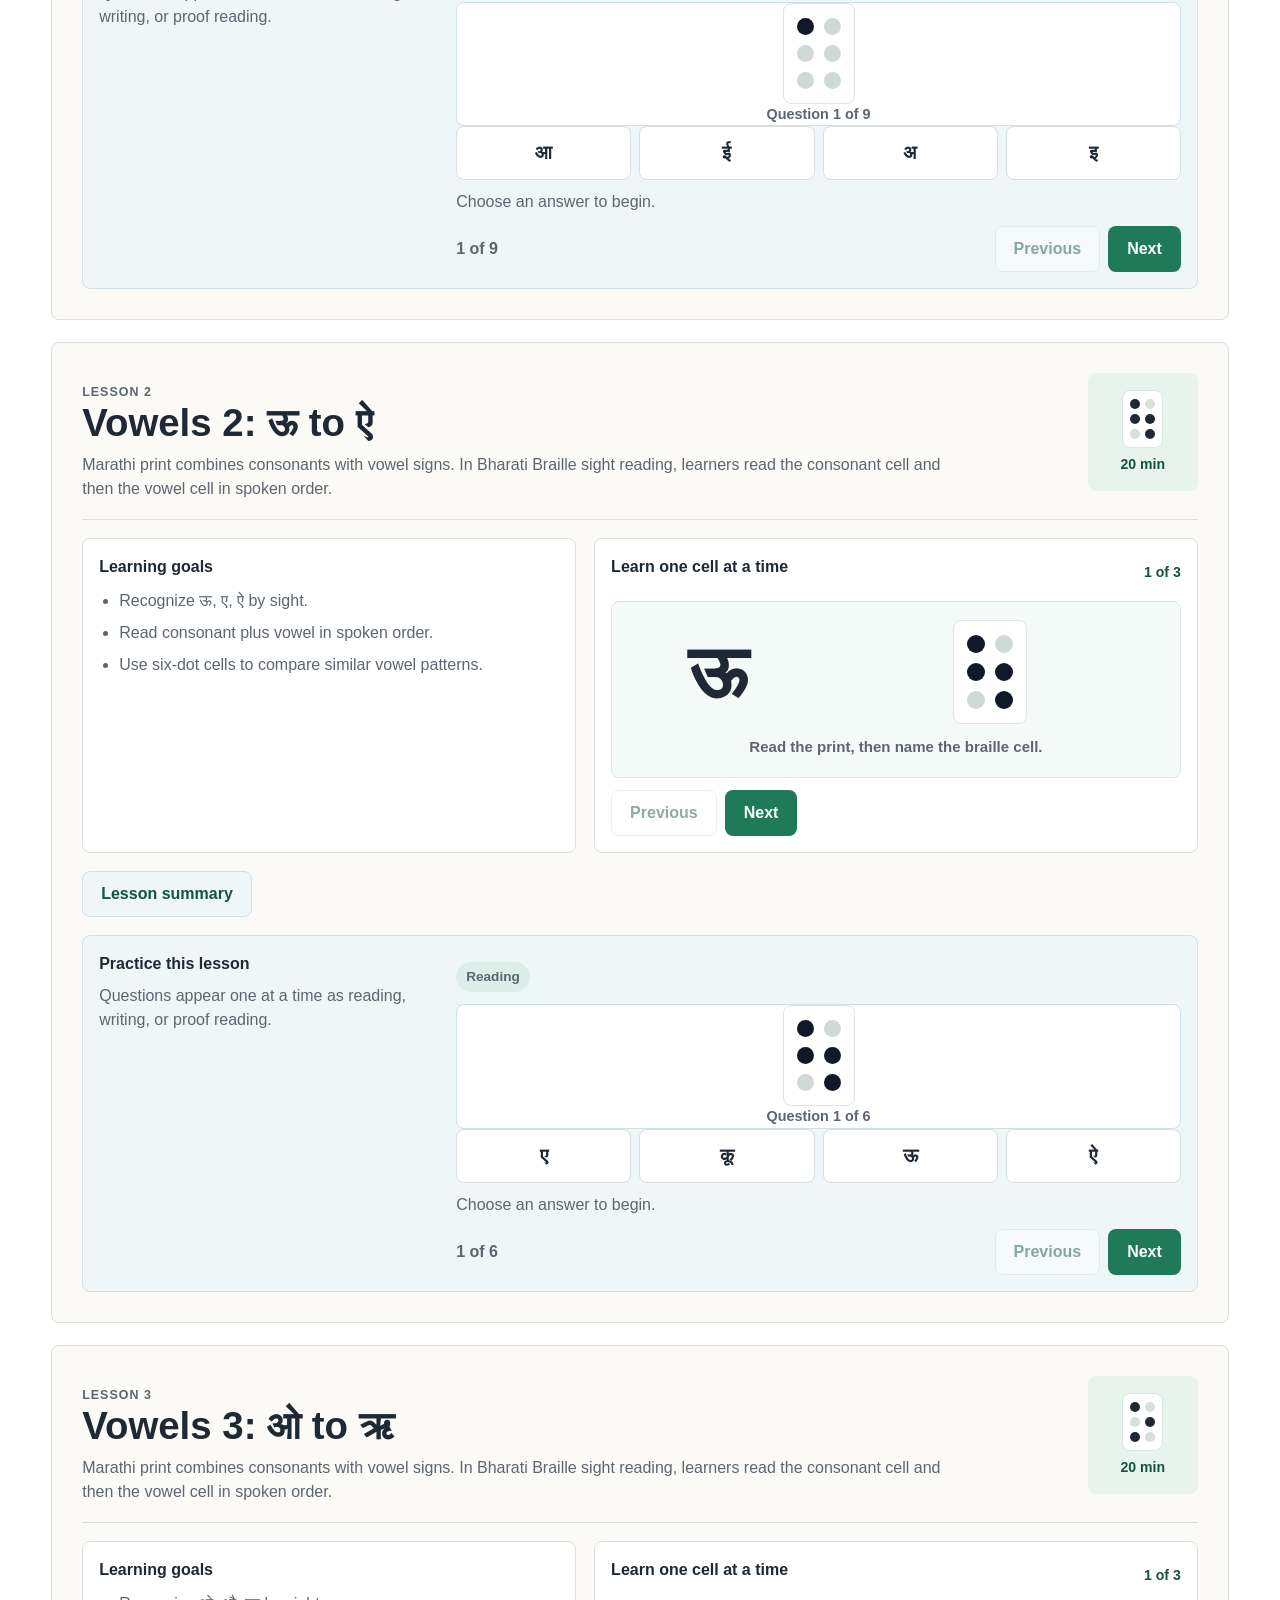
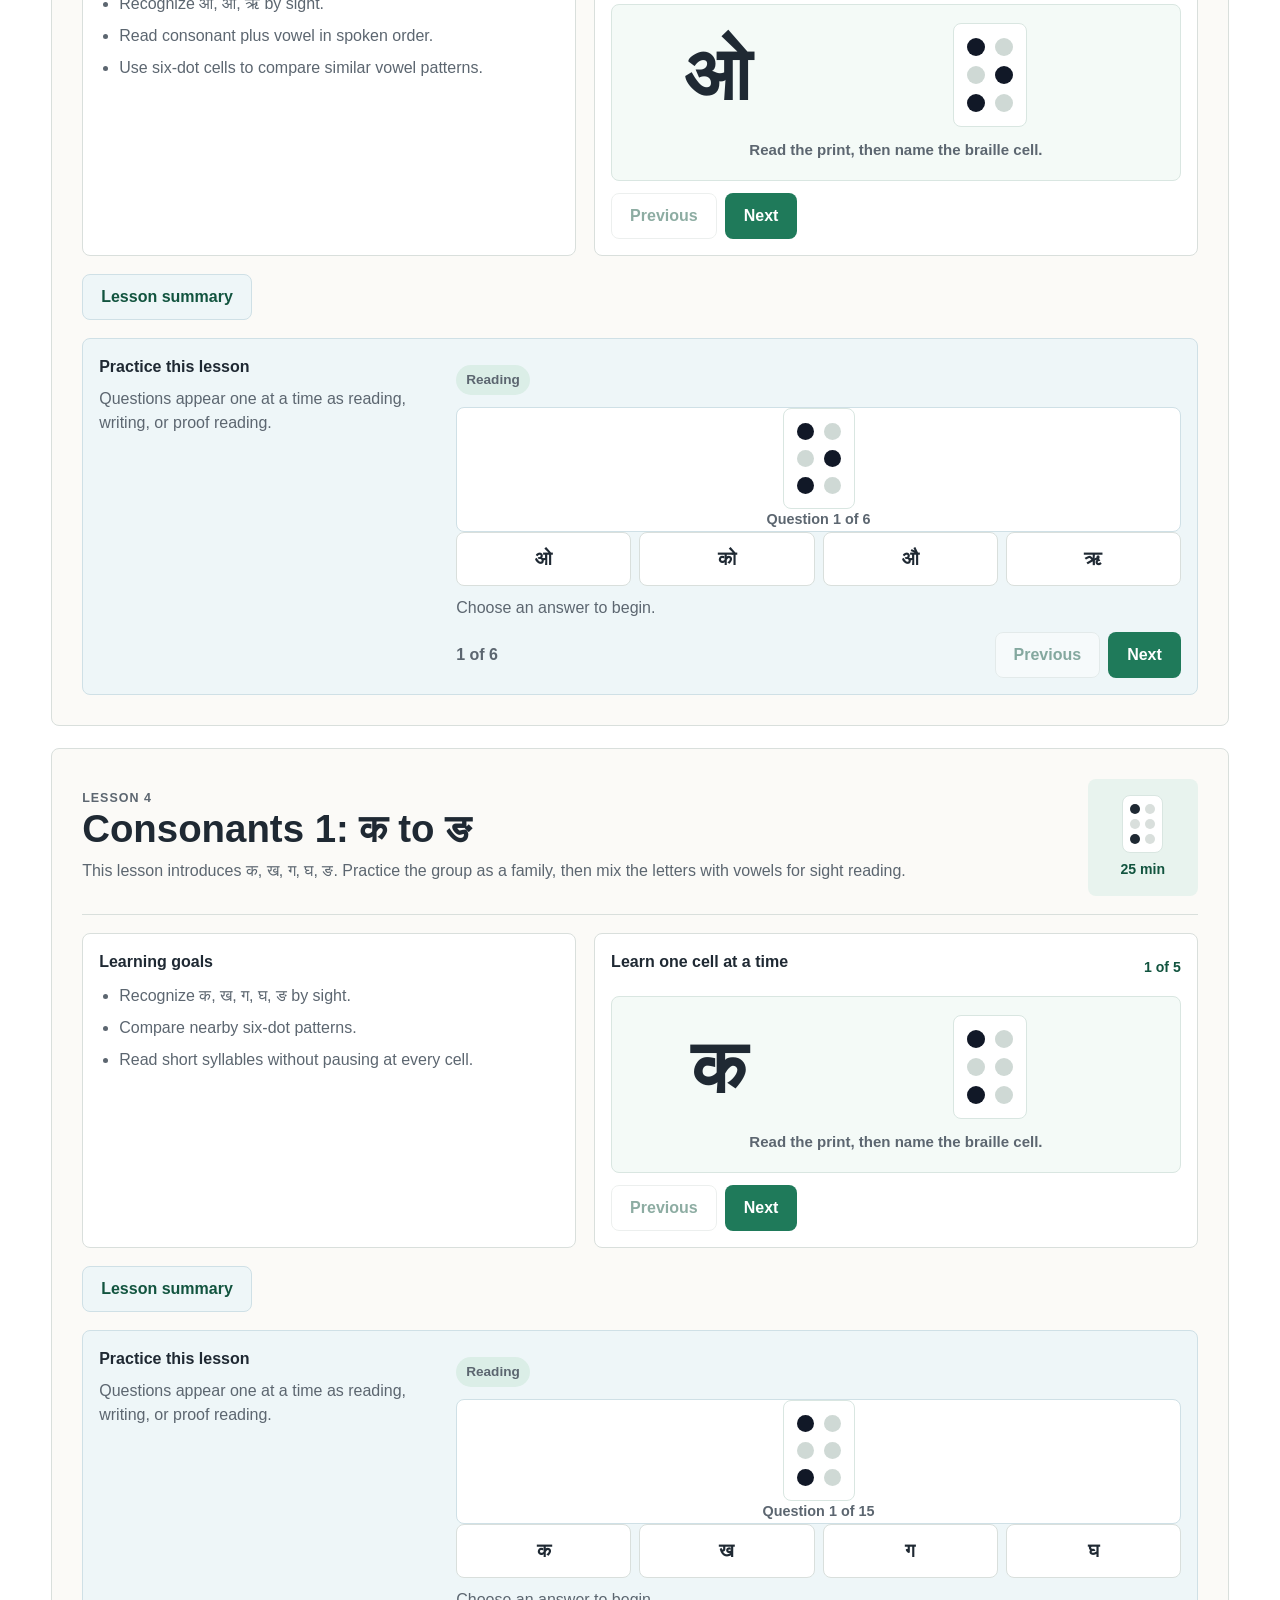
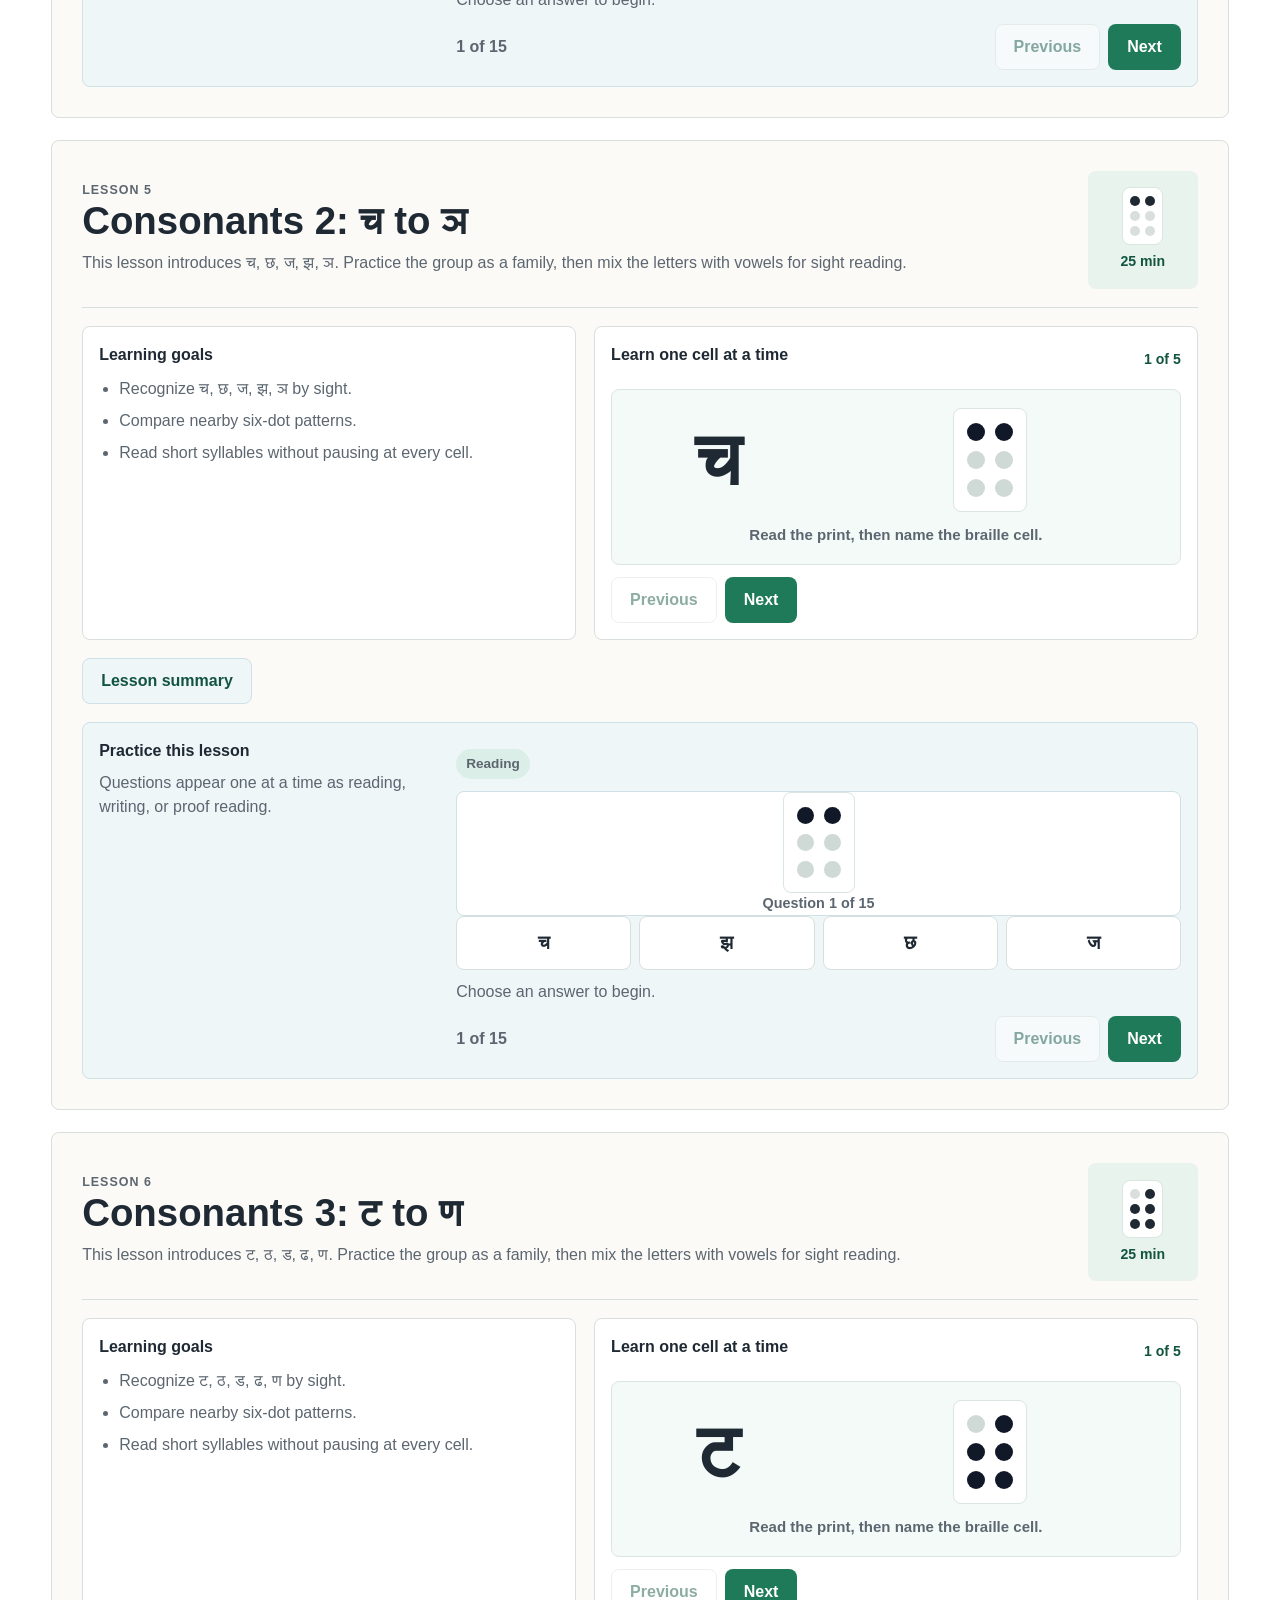
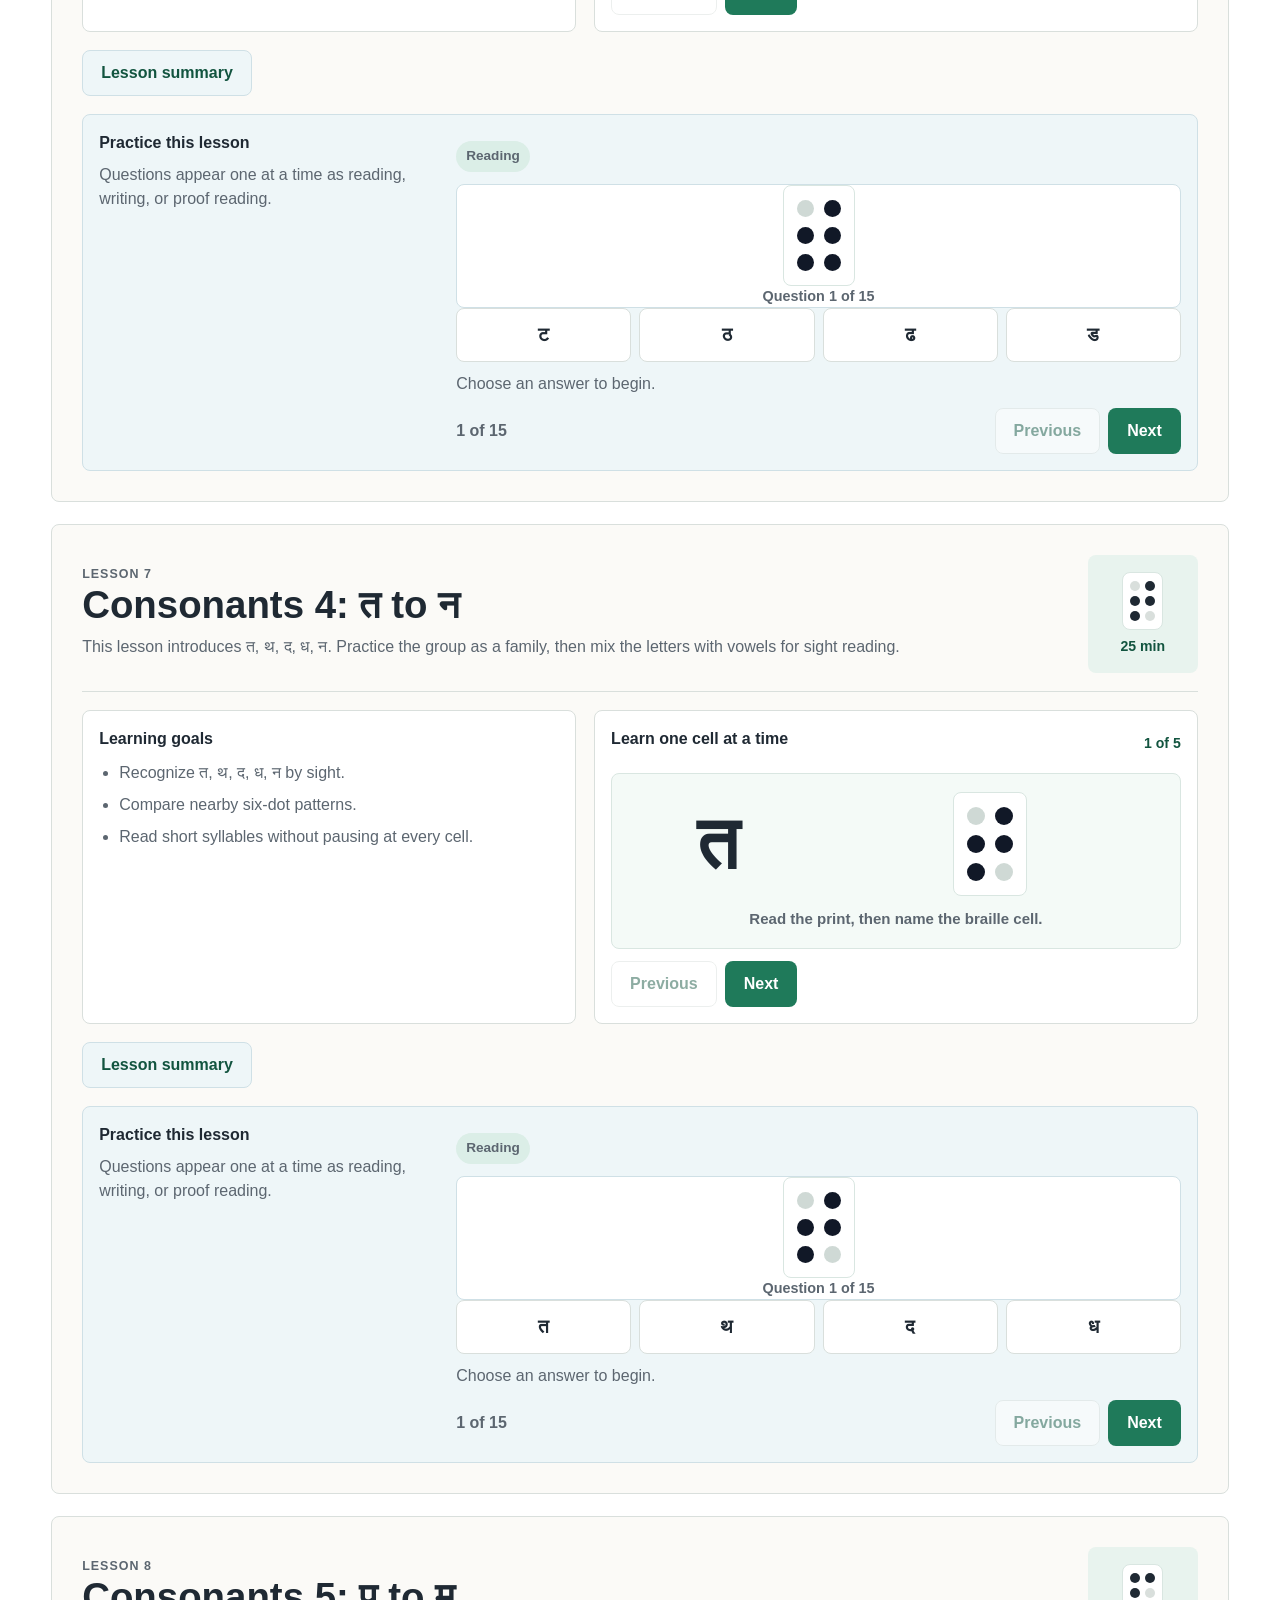
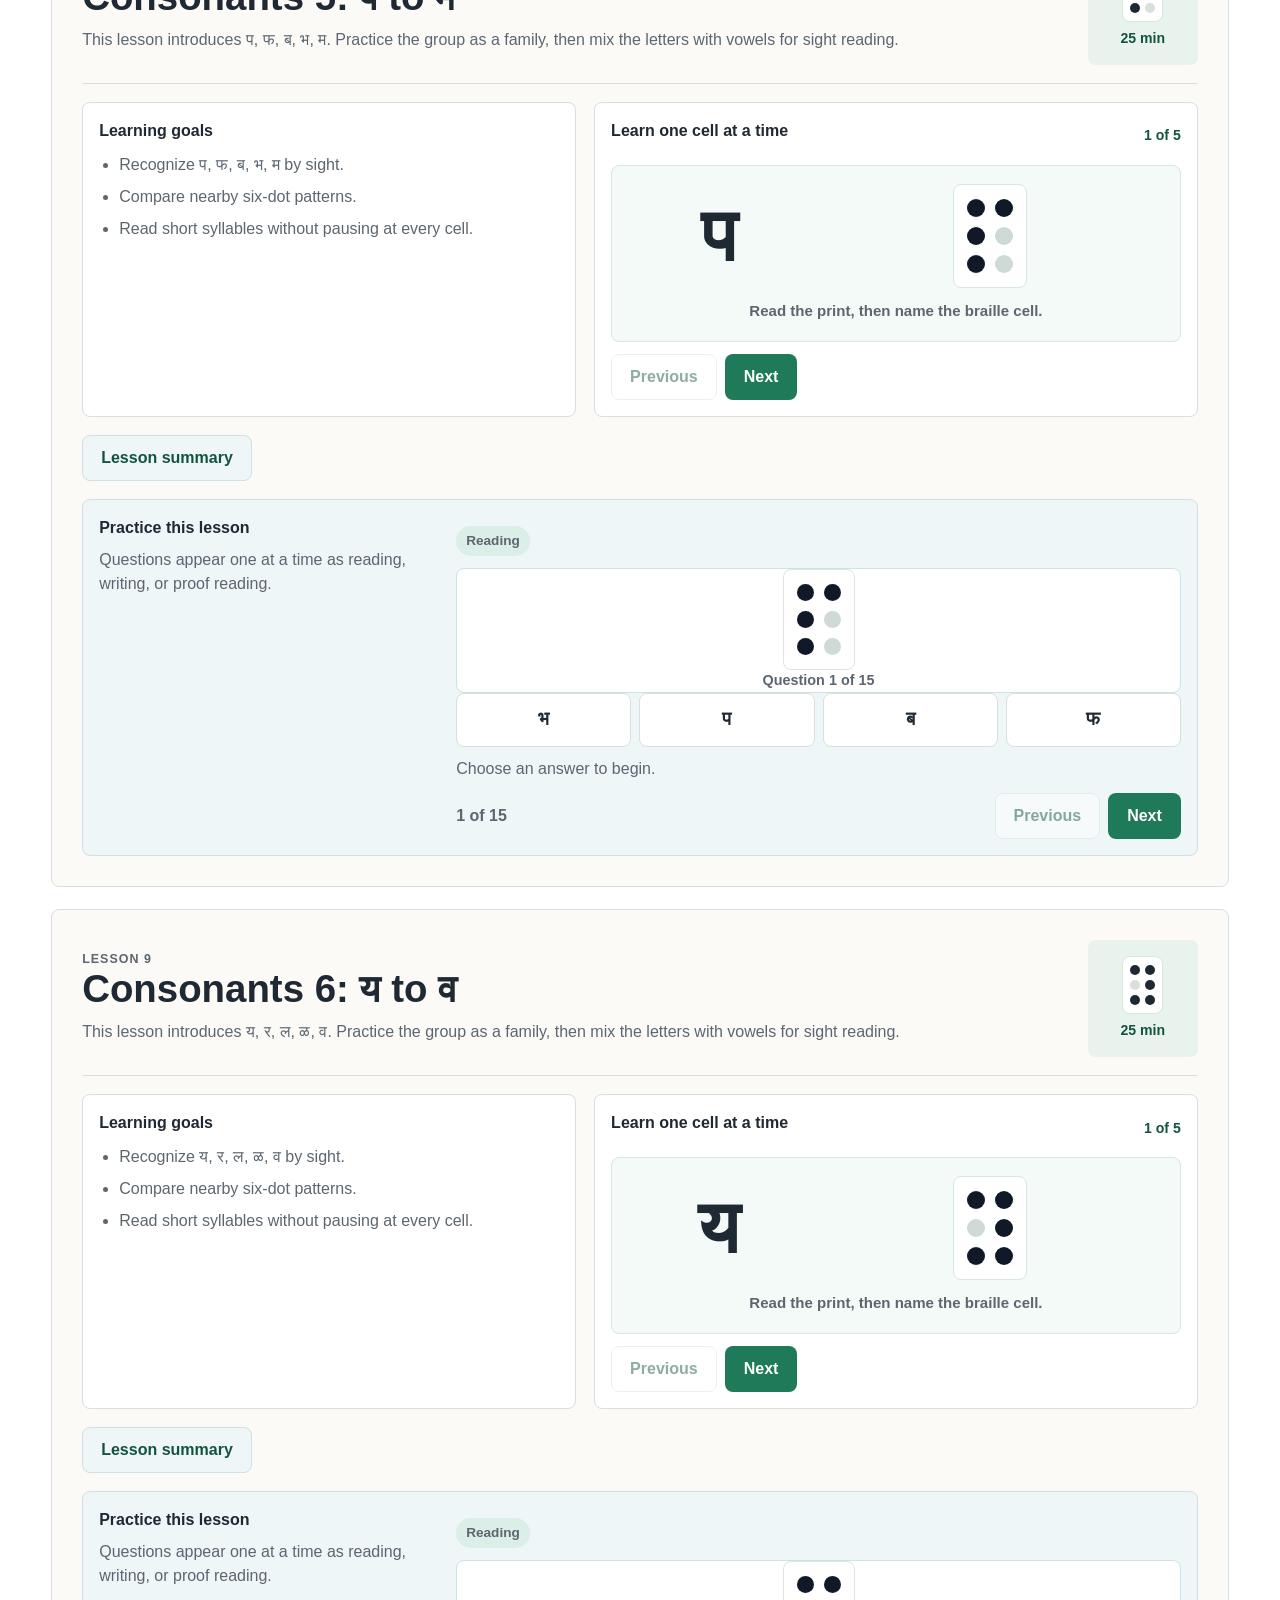
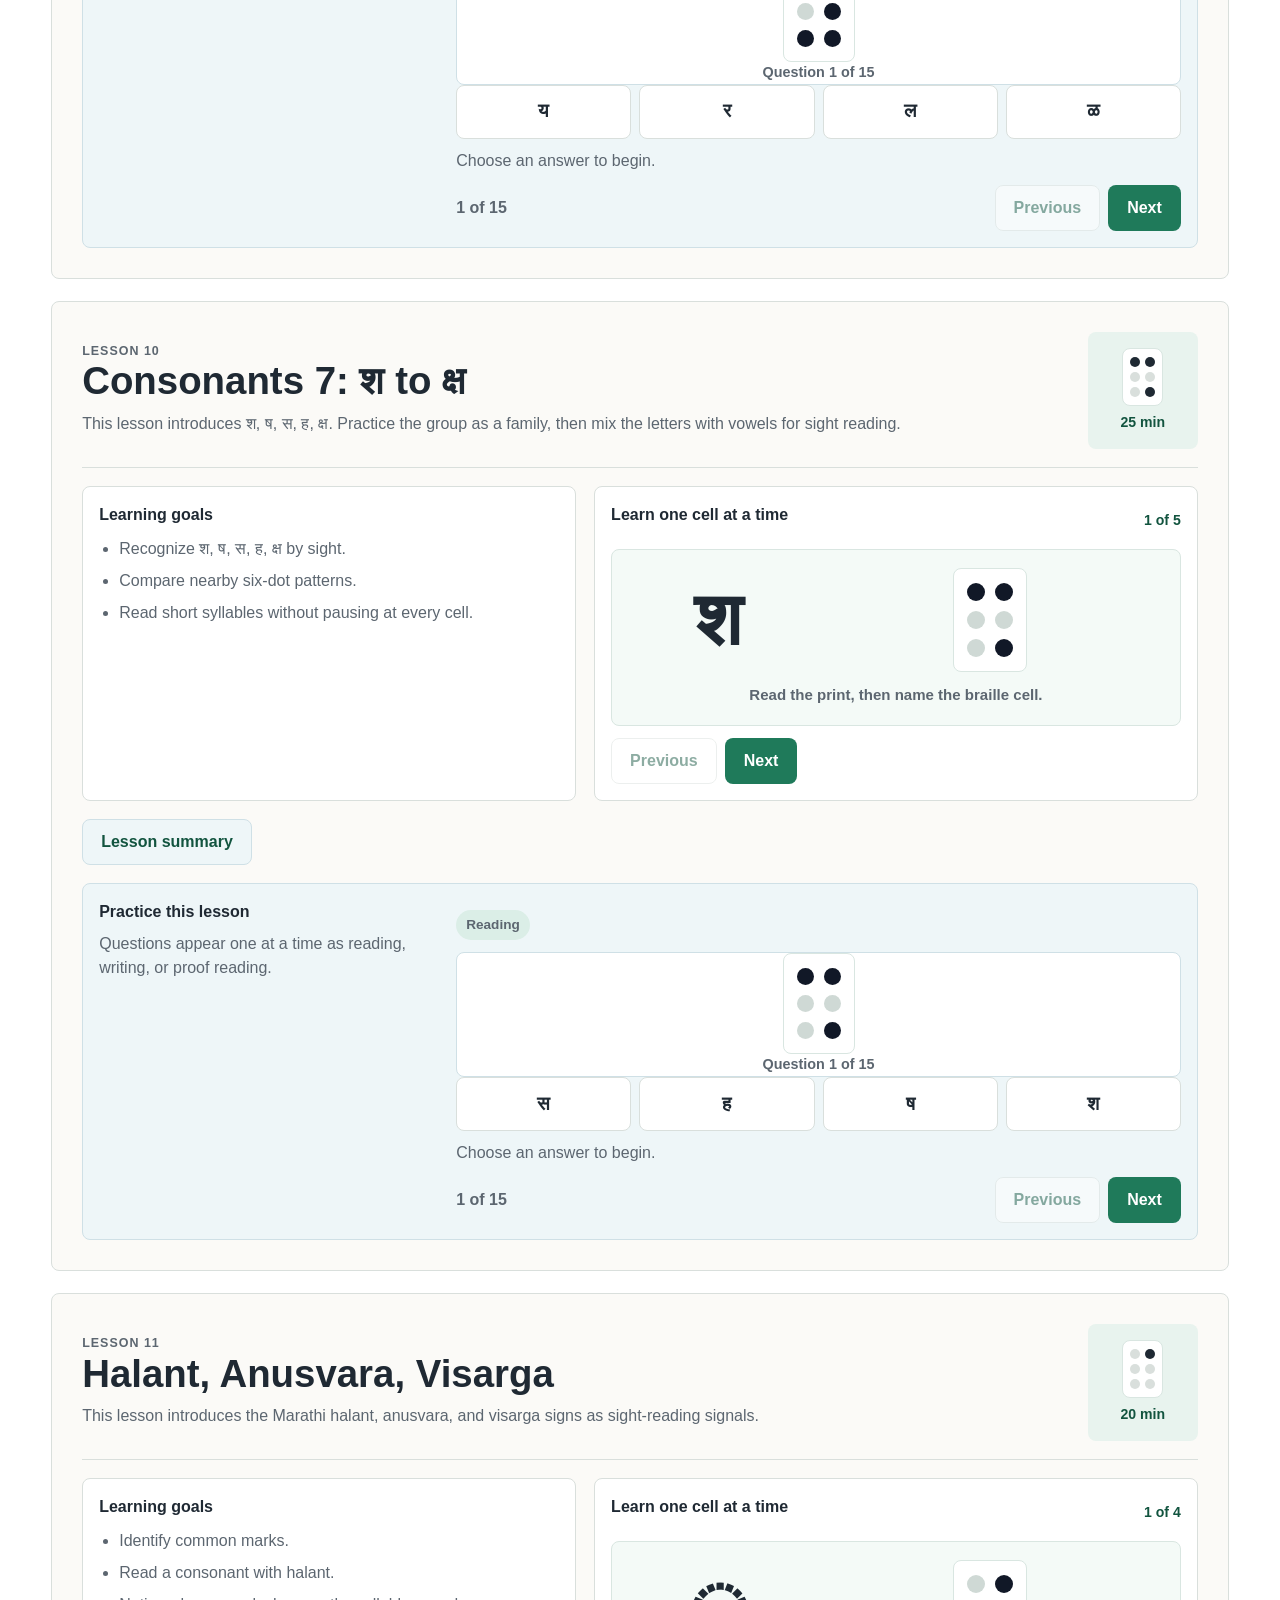
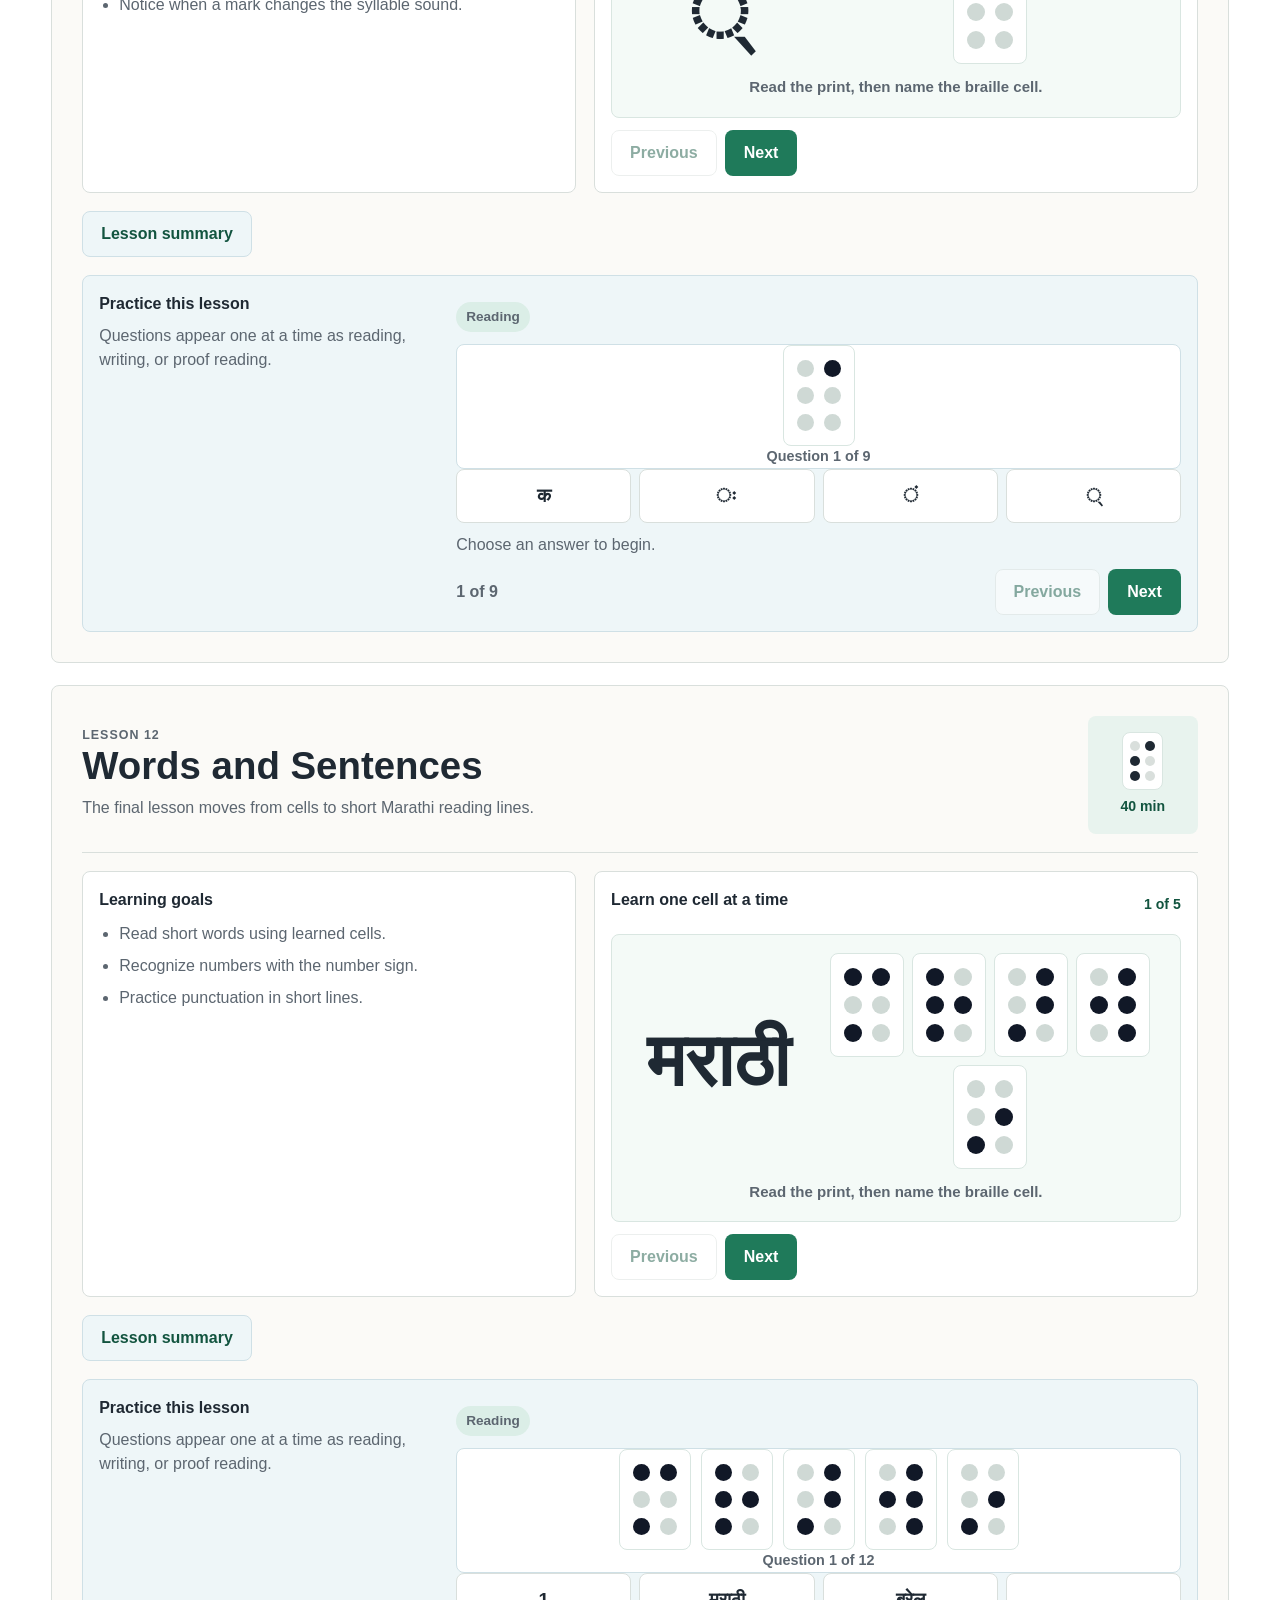
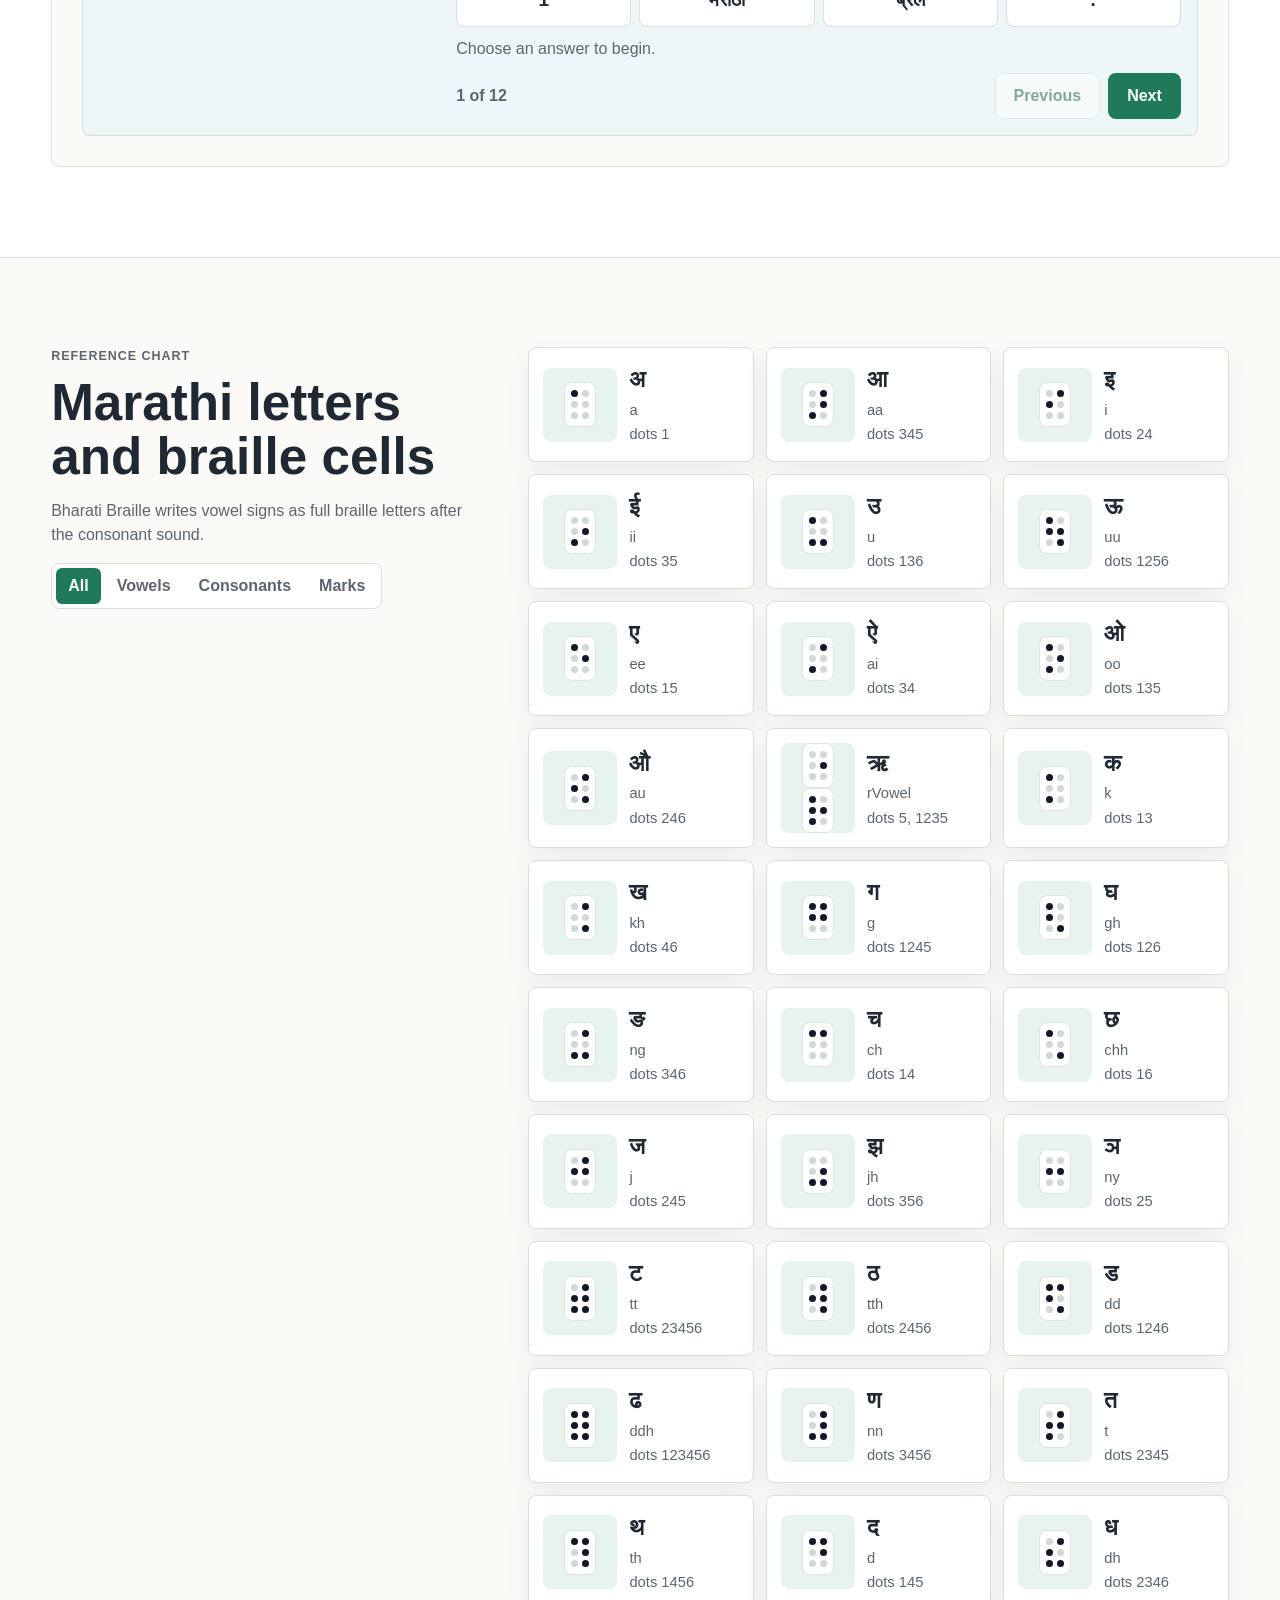
<file: marathi.html>
<!doctype html><html lang="en"><head><meta charset="utf-8"><meta name="viewport" content="width=device-width, initial-scale=1"><title>Marathi Braille by Sight</title><link rel="stylesheet" href="style.css?v=dot-order-20260618"></head><body data-course="marathi"><header class="site-header"><a class="brand" href="index.html"><span class="brand-mark" data-braille-render="⠍" aria-hidden="true"></span><span id="brandName">Marathi Braille by Sight</span></a><nav aria-label="Primary"><a href="index.html#languages">All languages</a><a href="#lessons">Lessons</a><a href="#chart">Chart</a><a href="#sandbox">Sandbox</a></nav></header><main id="top"><section class="hero" aria-labelledby="hero-title"><div class="hero-art" aria-hidden="true"><div class="braille-ribbon" data-braille-render="⠍ ⠁ ⠗ ⠁ ⠞ ⠓ ⠊"></div></div><div class="hero-copy"><p class="eyebrow" id="courseEyebrow">Bharati Braille starter course</p><h1 id="hero-title">Learn Marathi Braille by seeing</h1><p id="heroCopy"></p></div></section><section class="intro band" aria-labelledby="path-title"><div><h2 id="path-title">Suggested path</h2><p id="pathCopy"></p></div><div class="stats" aria-label="Course summary"><span><strong>8</strong> lessons</span><span><strong>6-dot</strong> cells</span><span><strong>Grade 1</strong> starter</span></div></section><section id="series" class="section"><div class="section-heading"><p class="eyebrow">Lesson series</p><h2>Build recognition in small lessons</h2></div><div class="lesson-grid" id="lessonGrid"></div></section><section id="lessons" class="section lesson-detail-section"><div class="section-heading"><p class="eyebrow">Full lessons</p><h2>Lessons</h2><p id="lessonCopy"></p></div><div class="lesson-detail-list" id="lessonDetails"></div></section><div class="modal-backdrop" id="summaryModal" hidden><section class="summary-modal" role="dialog" aria-modal="true" aria-labelledby="summaryTitle"><div class="summary-modal-header"><div><p class="eyebrow">Lesson summary</p><h2 id="summaryTitle">Lesson summary</h2></div><button class="icon-button" type="button" id="closeSummary" aria-label="Close lesson summary">×</button></div><div class="summary-modal-body" id="summaryBody"></div></section></div><section id="chart" class="section split"><div class="section-heading sticky-copy"><p class="eyebrow">Reference chart</p><h2 id="chartTitle">Marathi letters and braille cells</h2><p id="chartCopy"></p><div class="segmented" role="tablist" aria-label="Chart groups"><button class="active" type="button" data-chart-filter="all">All</button><button type="button" data-chart-filter="vowel">Vowels</button><button type="button" data-chart-filter="consonant">Consonants</button><button type="button" data-chart-filter="mark">Marks</button></div></div><div class="chart-panel"><div class="chart-grid" id="chartGrid"></div></div></section><section id="sandbox" class="section split reverse"><div class="sandbox-tool"><label for="kannadaInput" id="sandboxLabel">Marathi print</label><textarea id="kannadaInput" rows="6"></textarea><div class="sandbox-output" aria-label="Braille output"><span id="brailleOutput"></span></div></div><div class="section-heading sticky-copy"><p class="eyebrow">Sandbox</p><h2>Explore print-to-braille order</h2><p id="sandboxCopy"></p></div></section></main><footer class="site-footer"><span id="footerName">Marathi Braille by Sight</span><a href="#top">Back to top</a></footer><script src="multi-course.js?v=dot-order-20260618"></script></body></html>
</file>
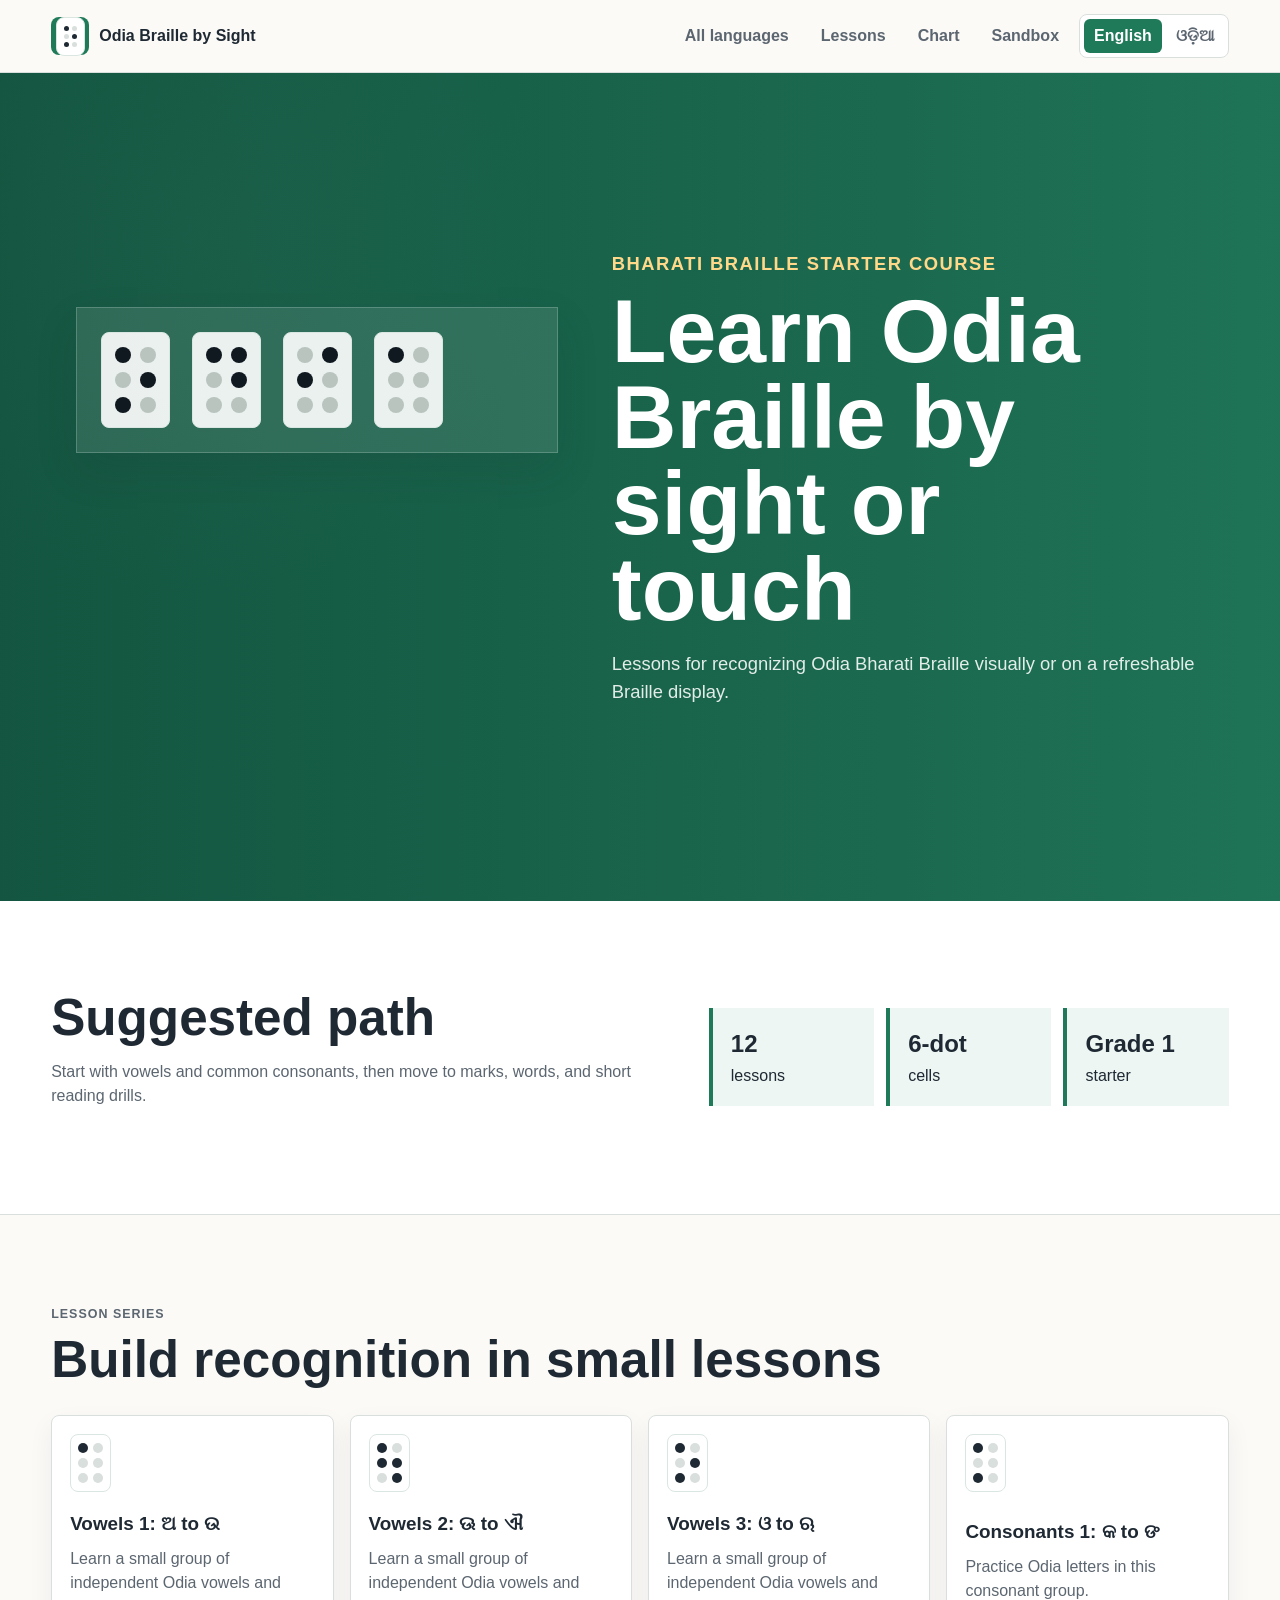
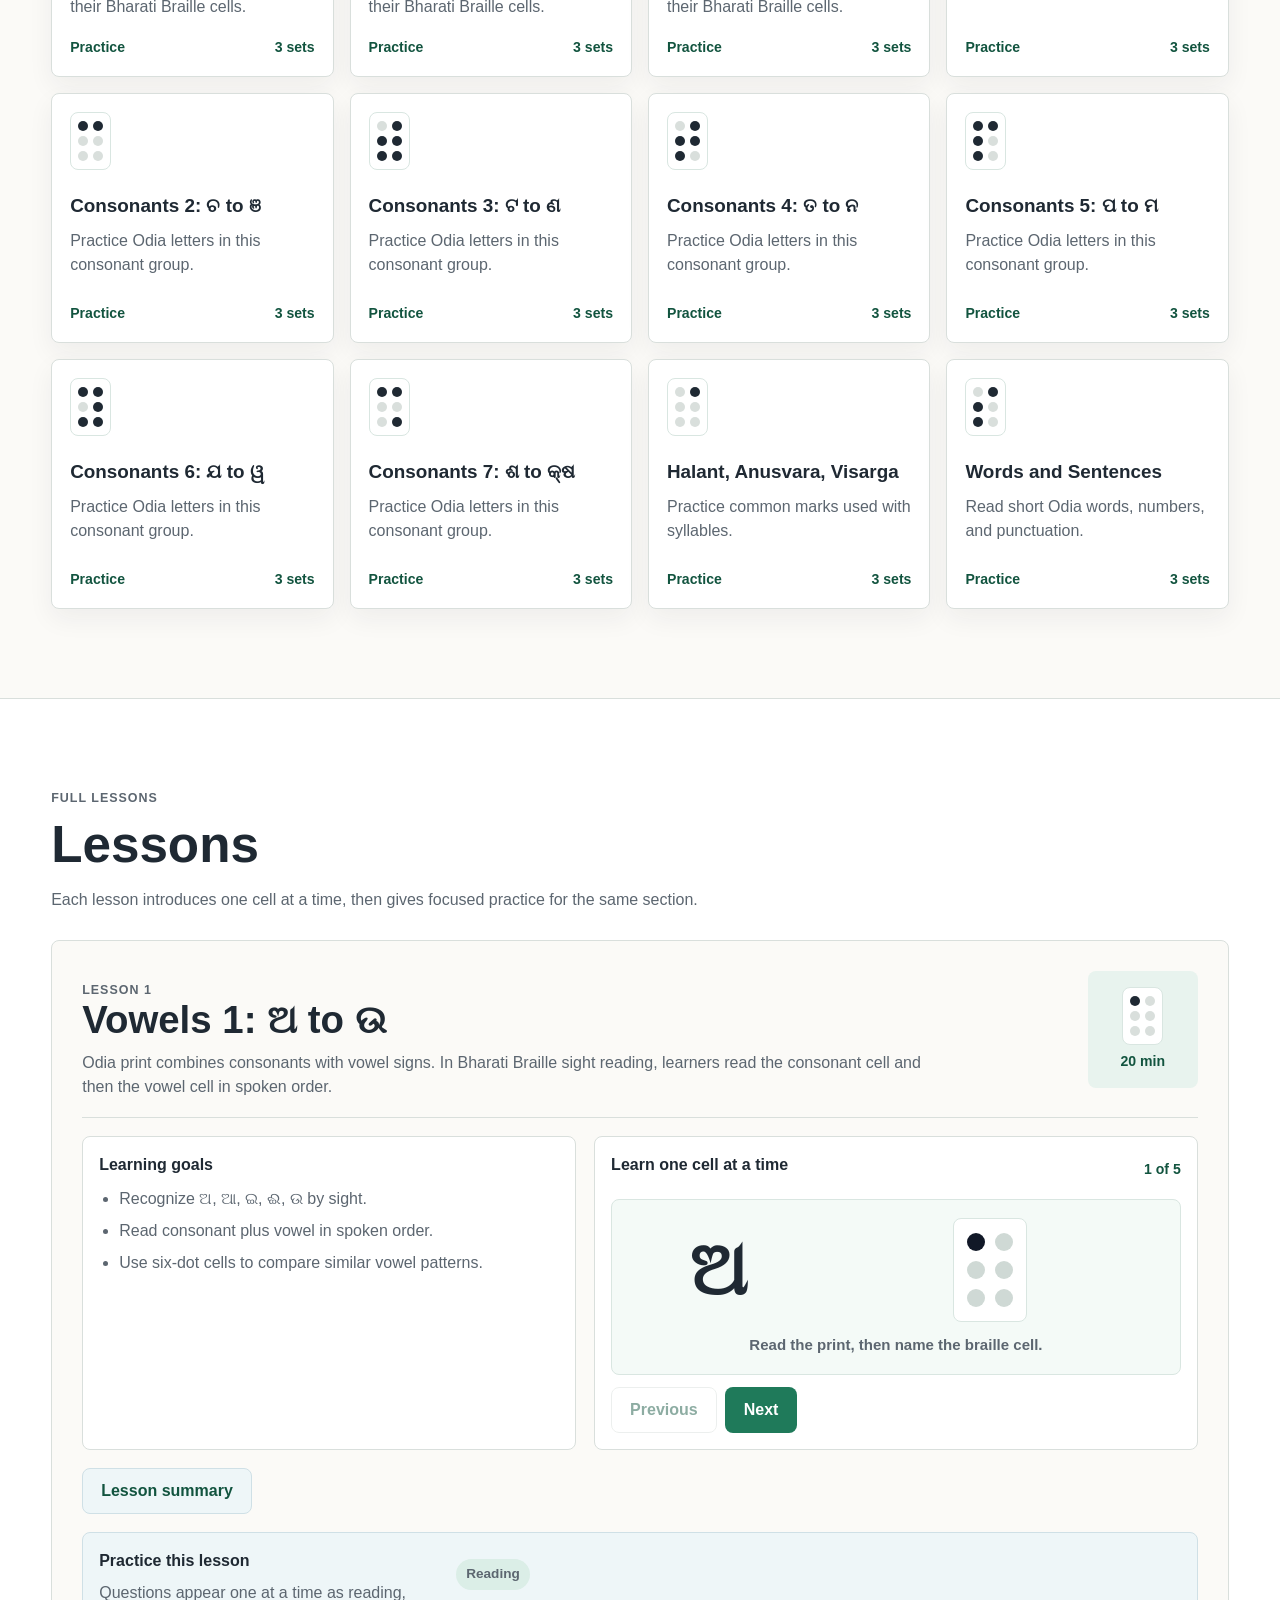
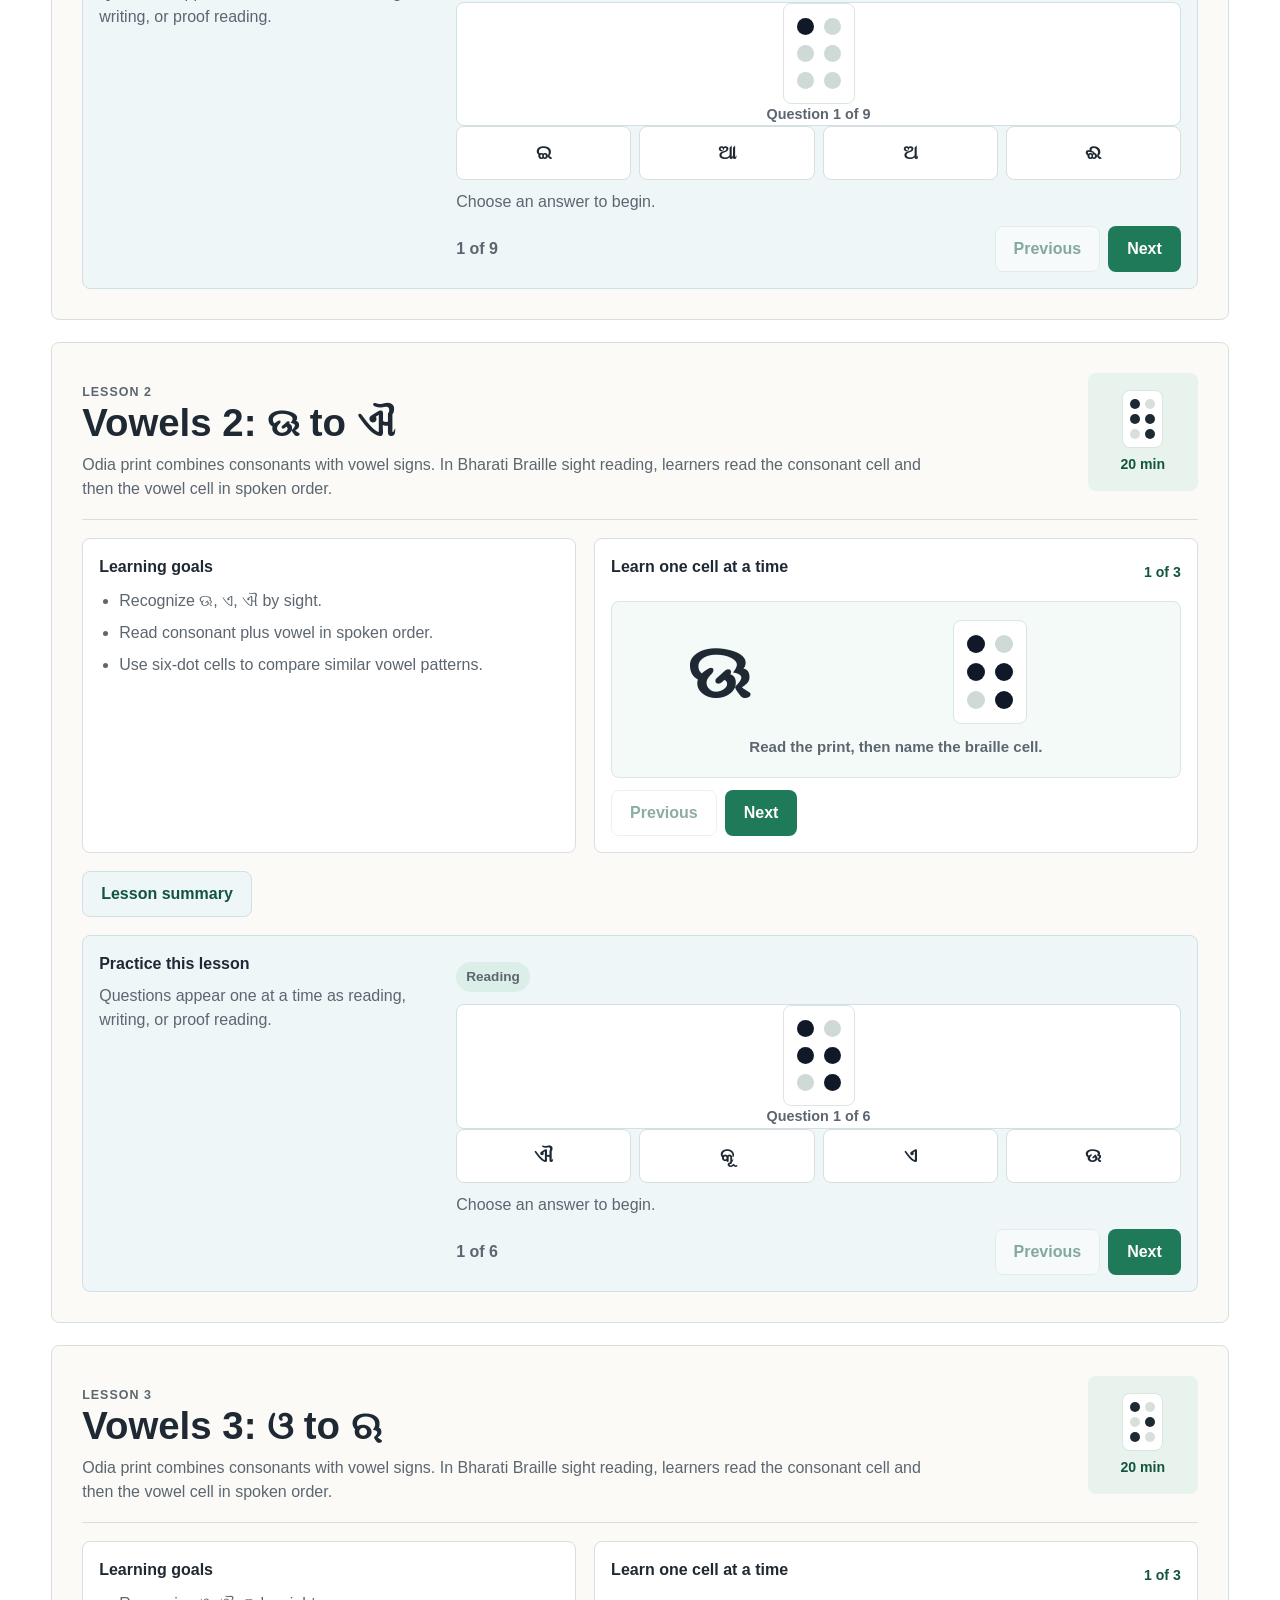
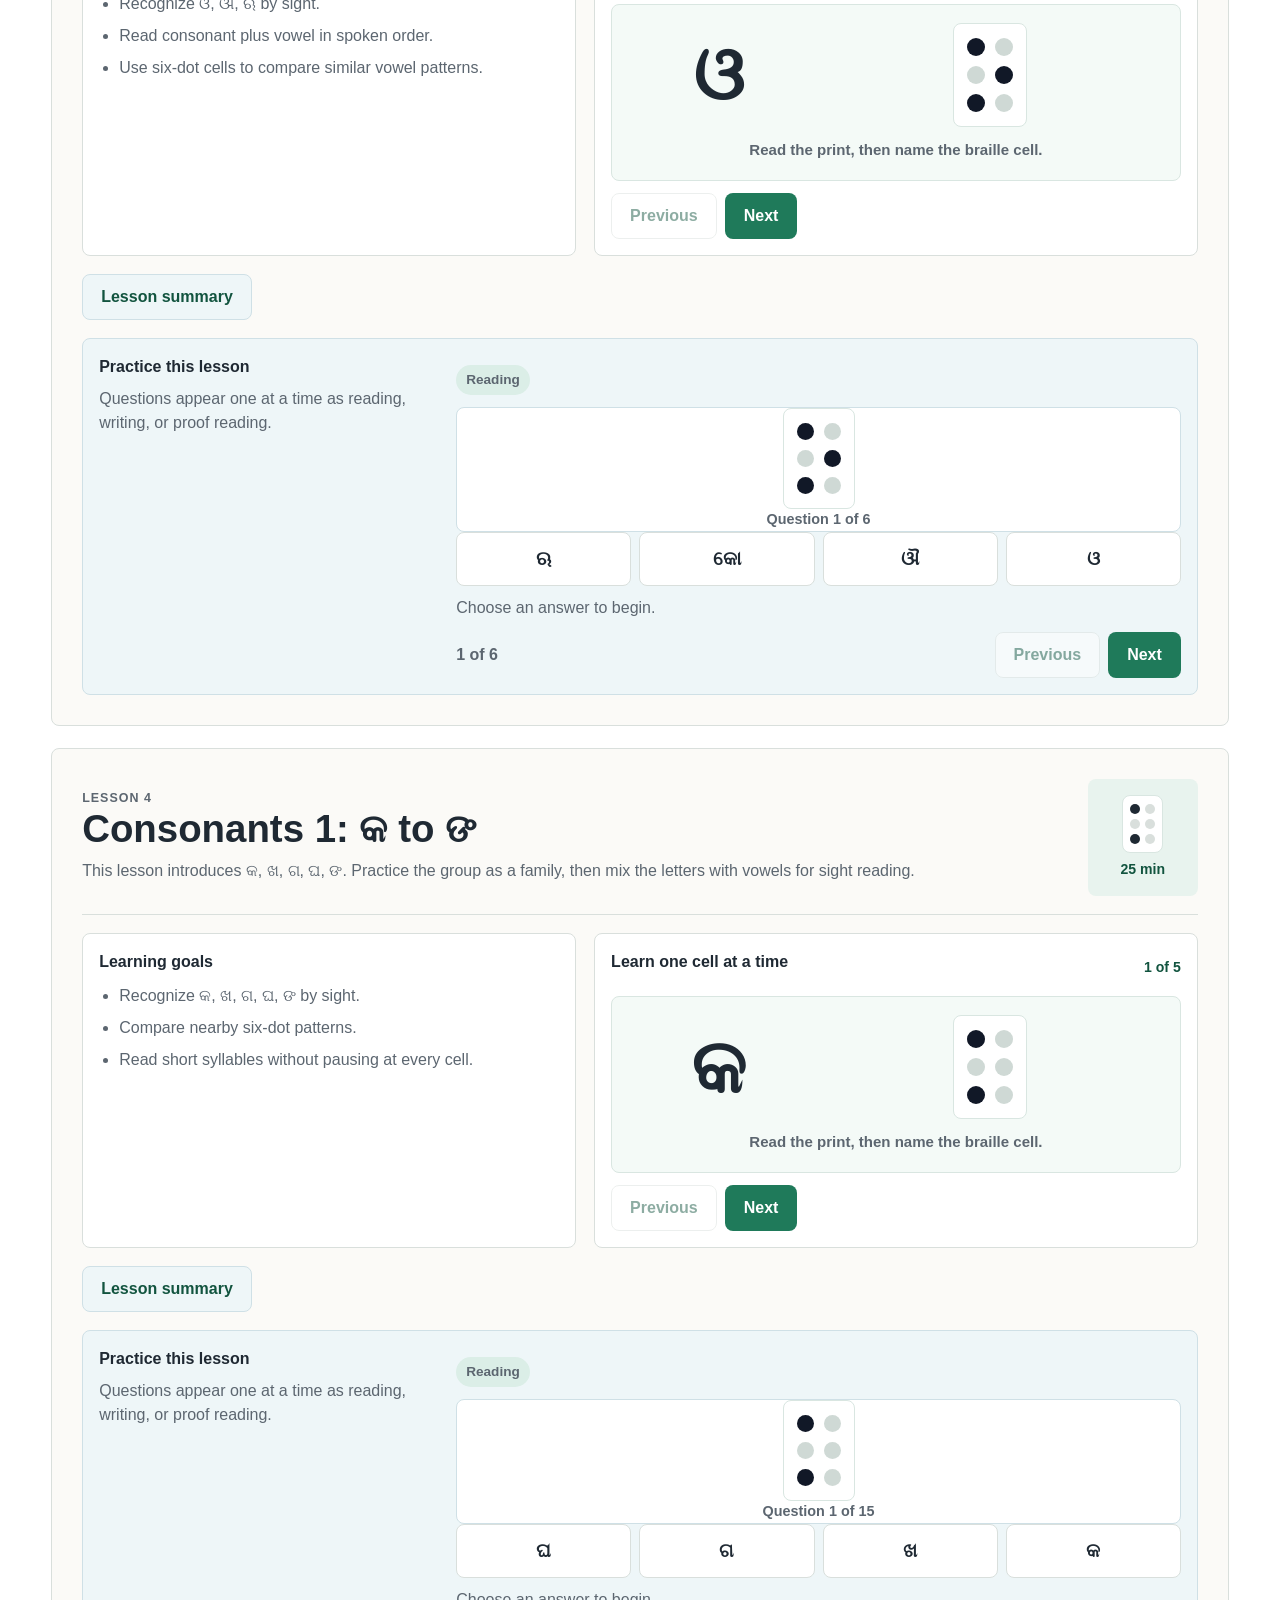
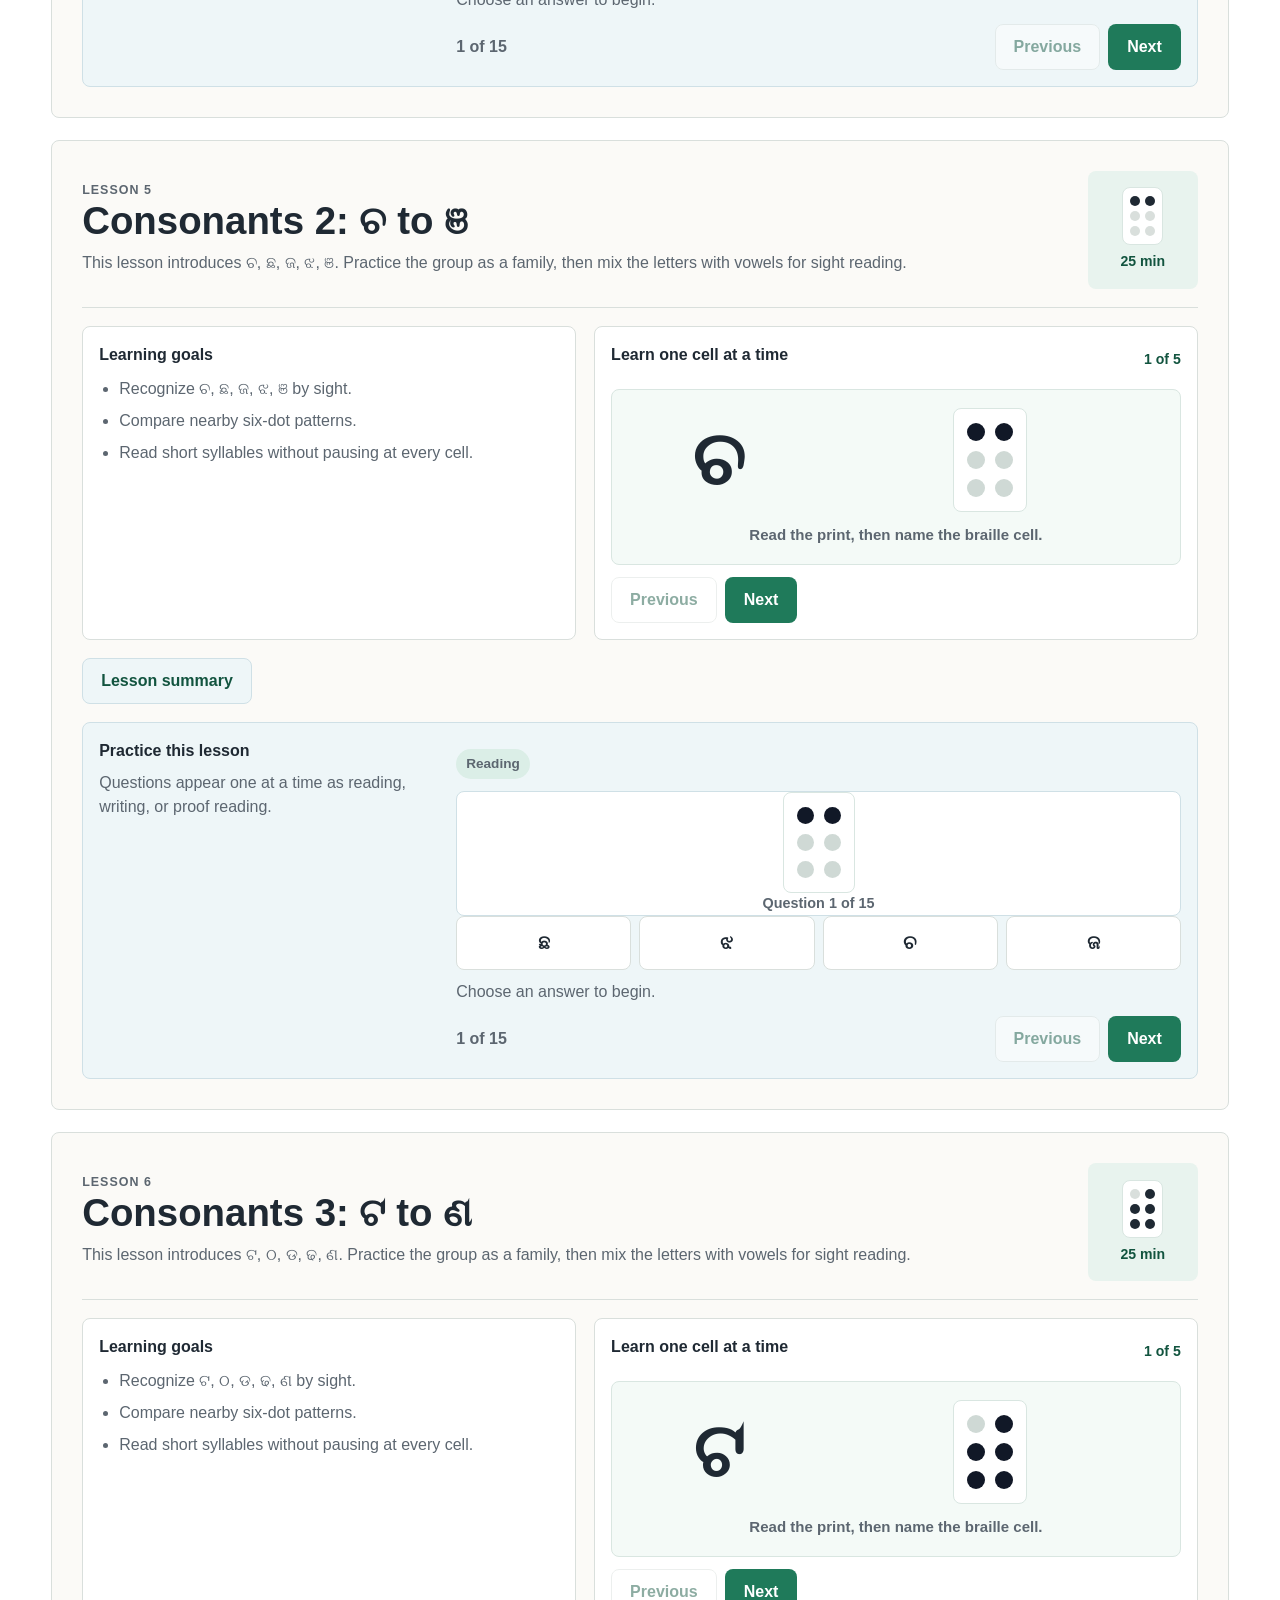
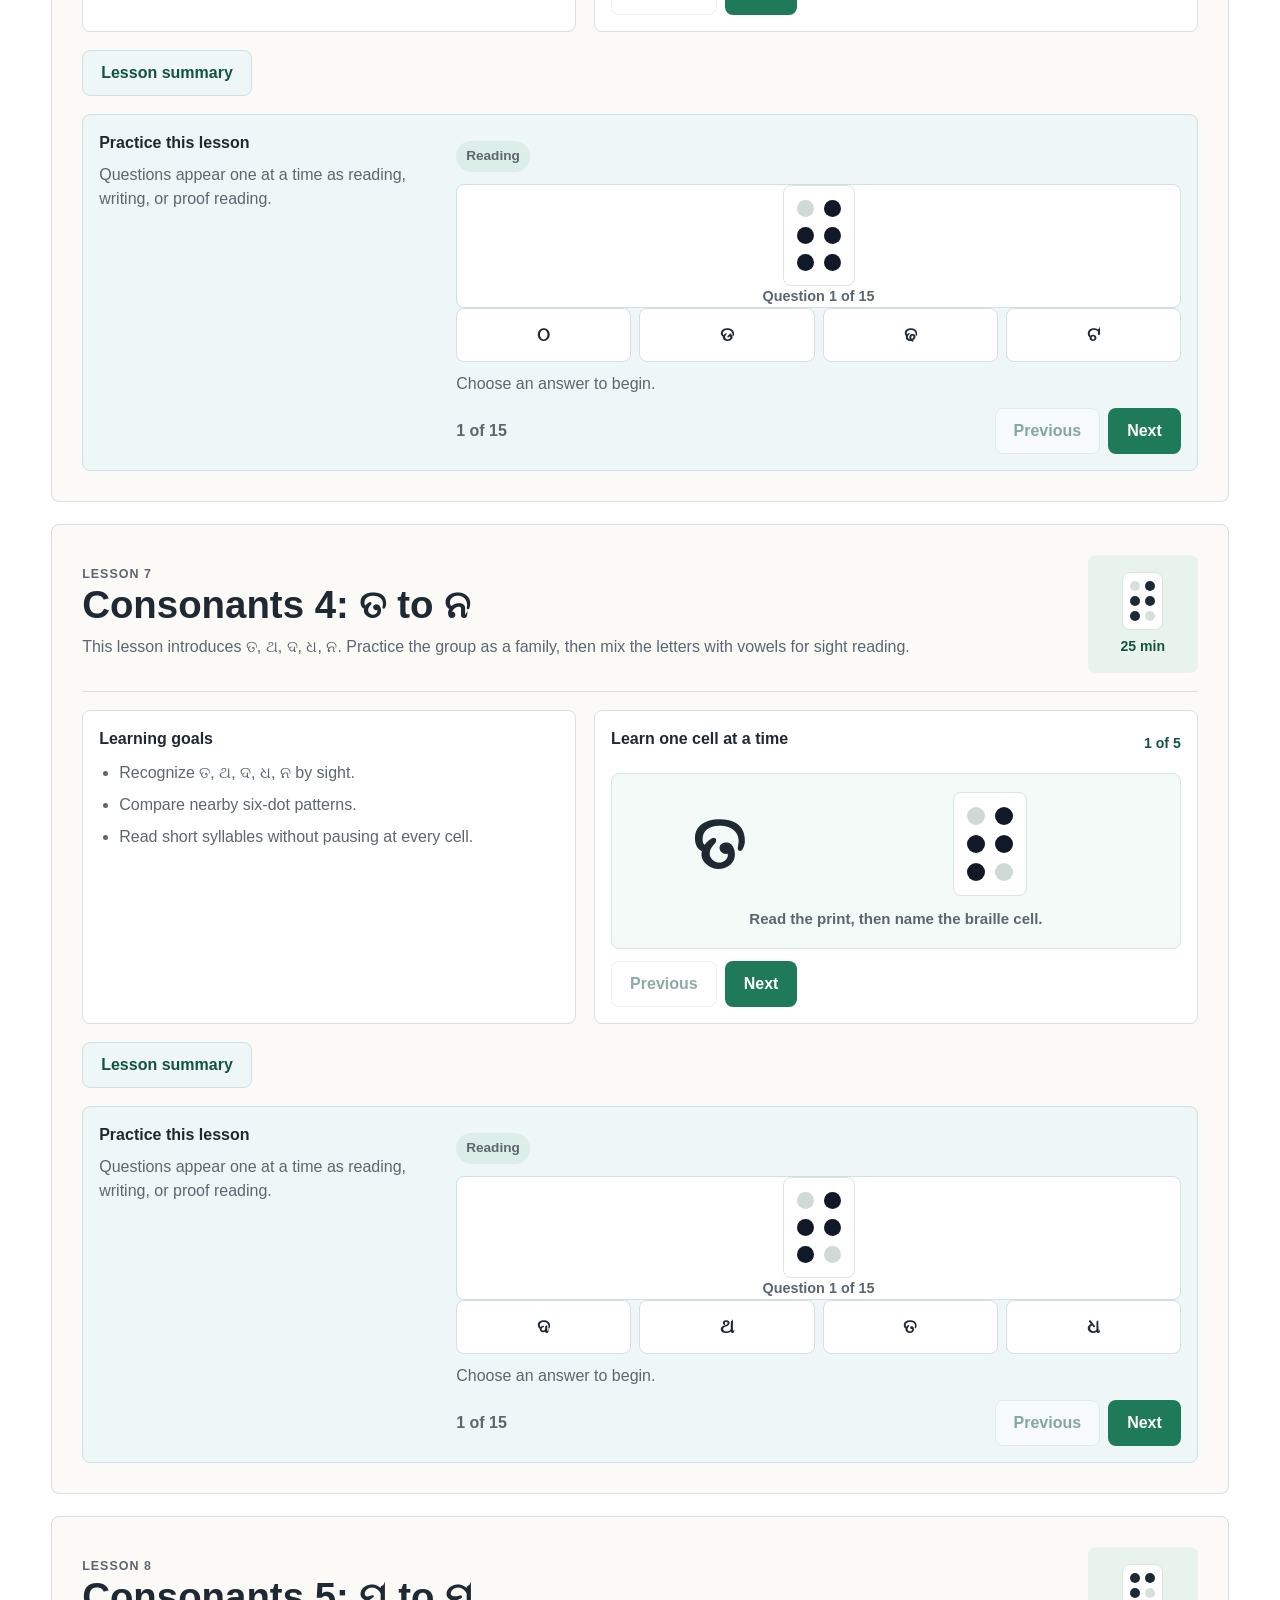
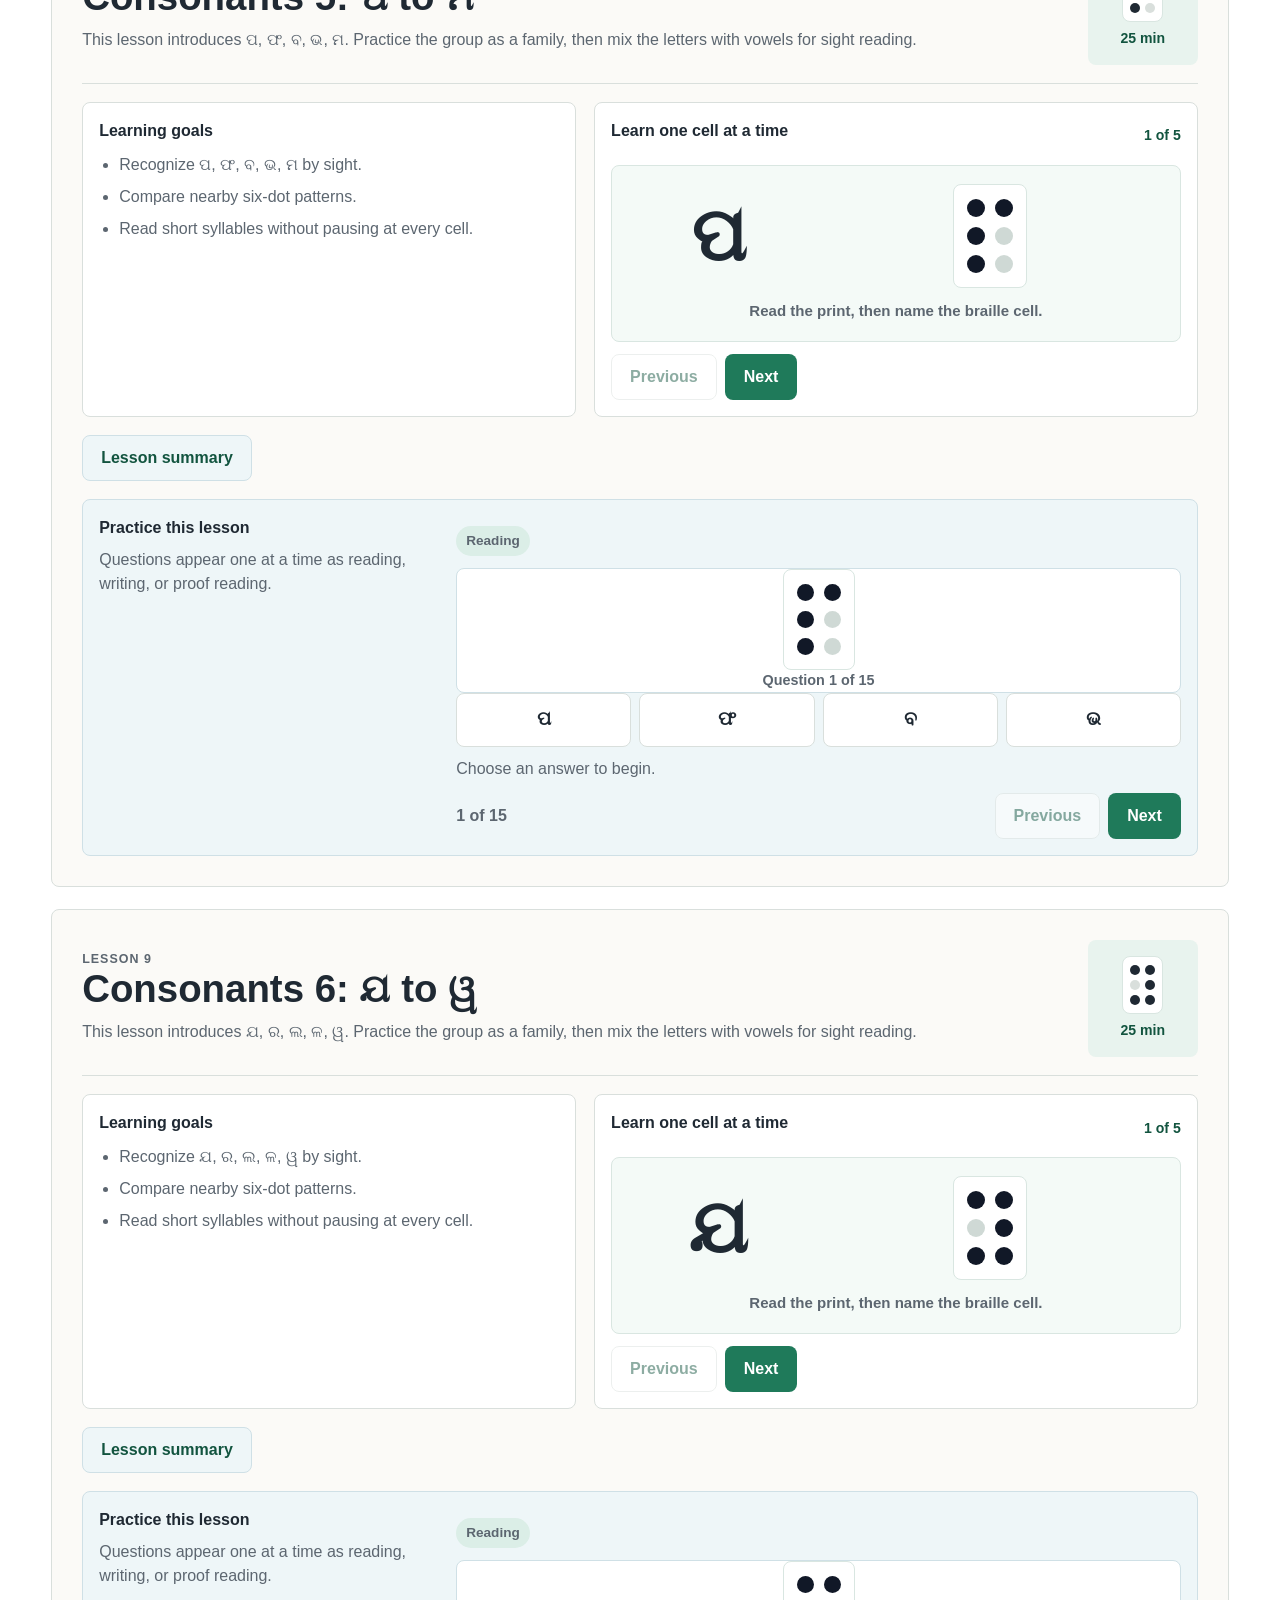
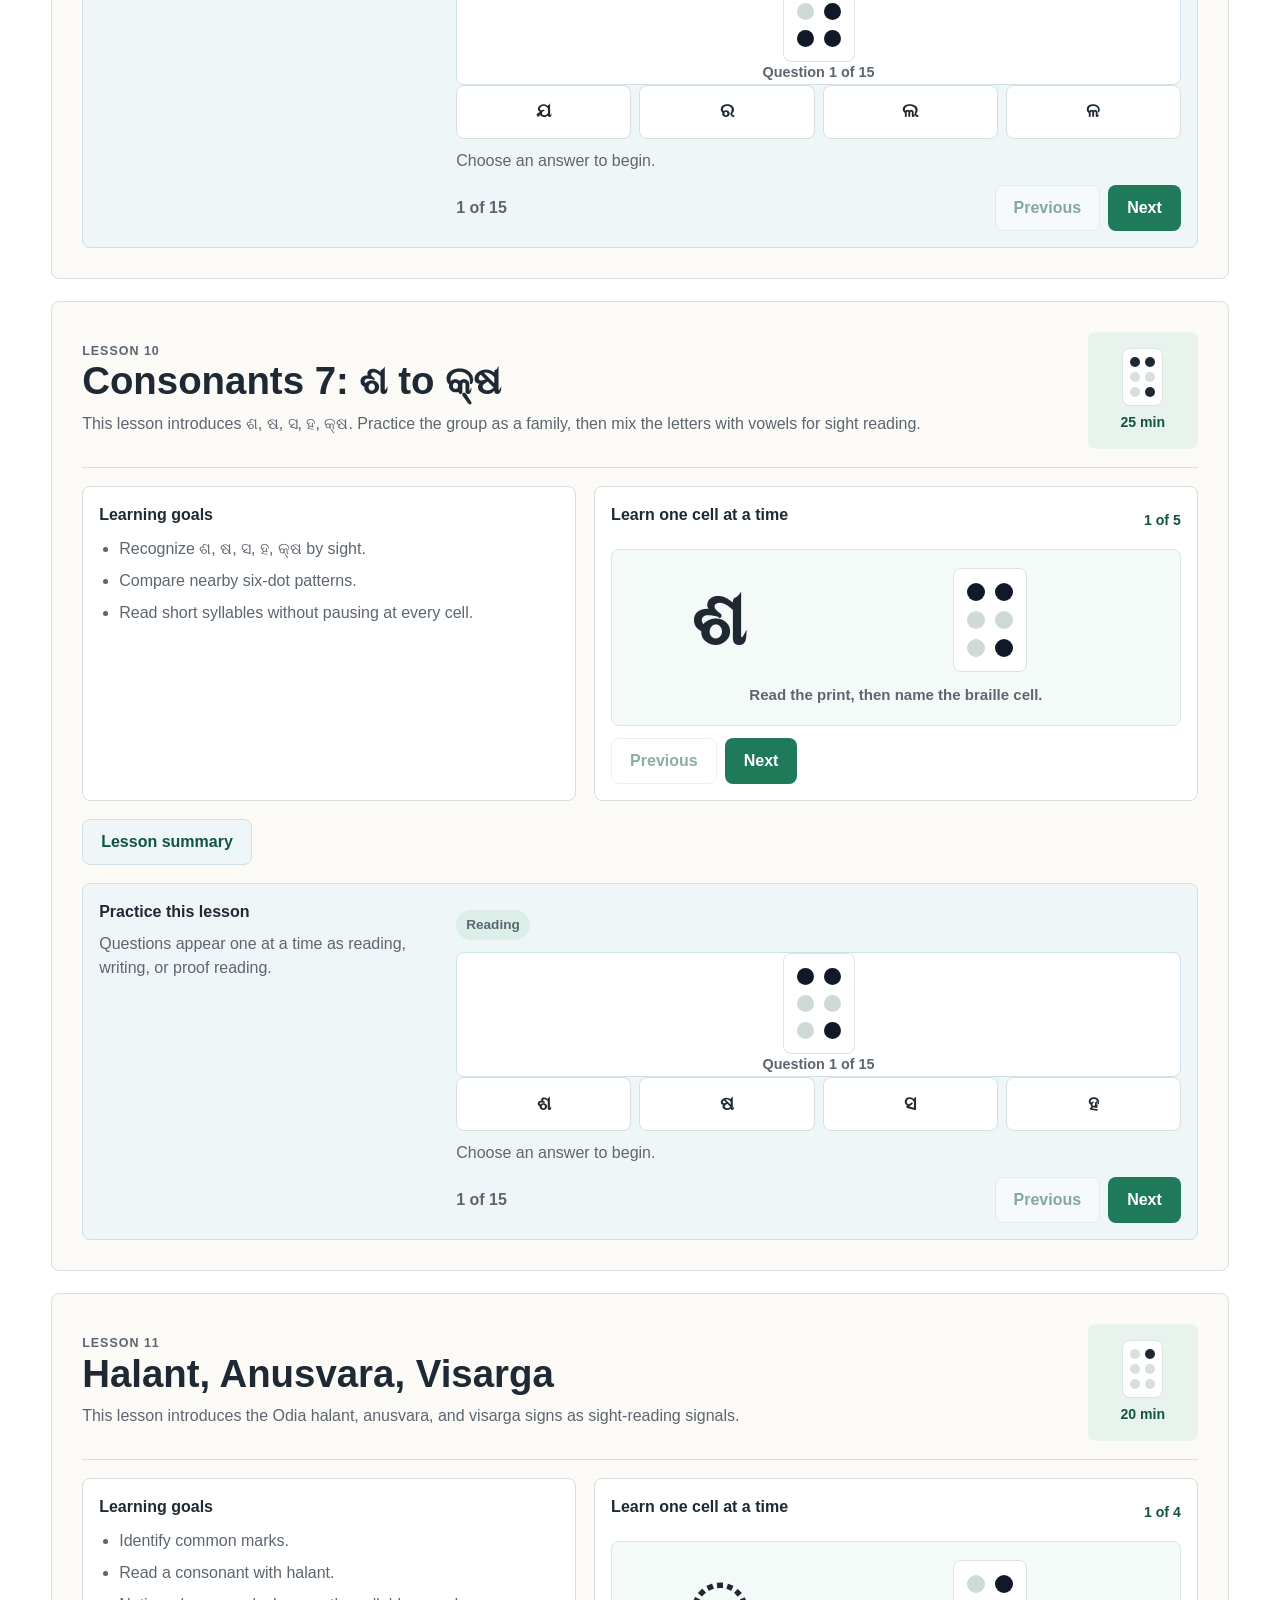
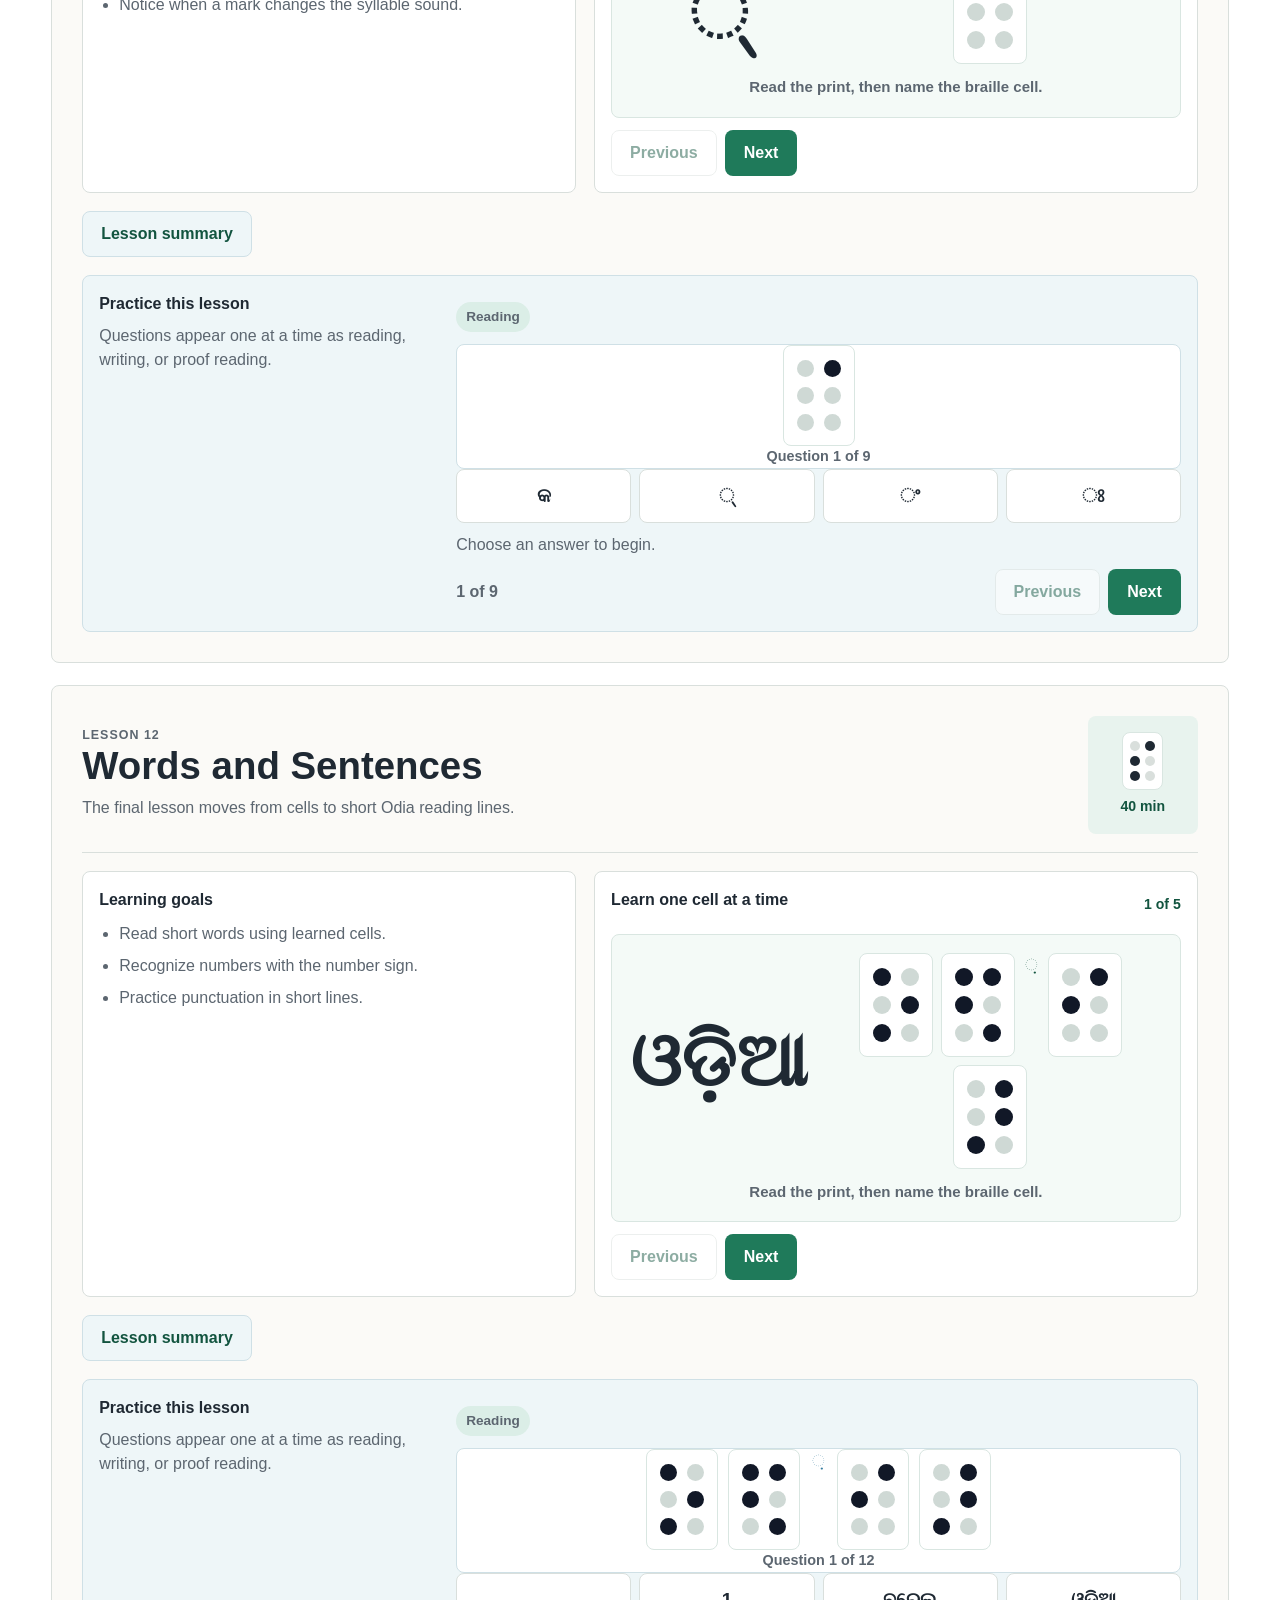
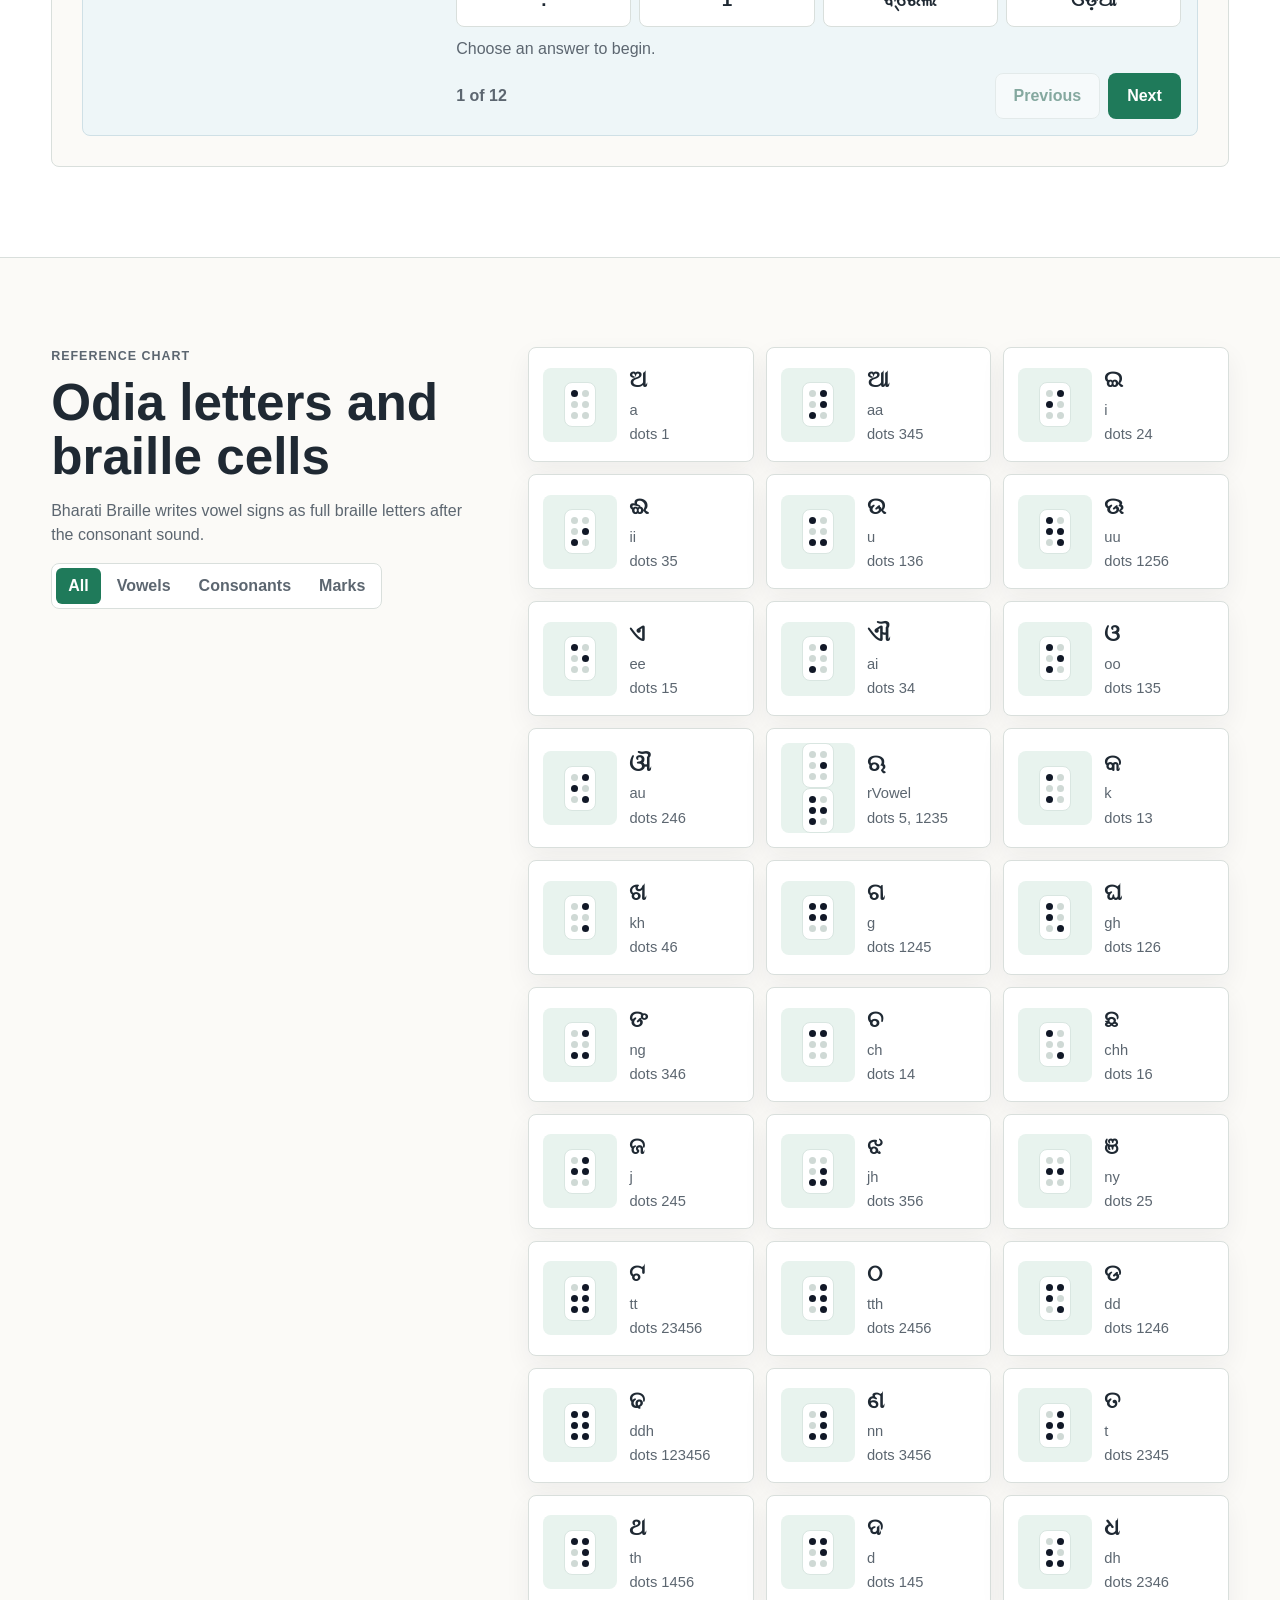
<file: odia.html>
<!doctype html><html lang="en"><head><meta charset="utf-8"><meta name="viewport" content="width=device-width, initial-scale=1"><title>Odia Braille by Sight</title><link rel="stylesheet" href="style.css?v=dot-order-20260618"></head><body data-course="odia"><header class="site-header"><a class="brand" href="index.html"><span class="brand-mark" data-braille-render="⠕" aria-hidden="true"></span><span id="brandName">Odia Braille by Sight</span></a><nav aria-label="Primary"><a href="index.html#languages">All languages</a><a href="#lessons">Lessons</a><a href="#chart">Chart</a><a href="#sandbox">Sandbox</a></nav></header><main id="top"><section class="hero" aria-labelledby="hero-title"><div class="hero-art" aria-hidden="true"><div class="braille-ribbon" data-braille-render="⠕ ⠙ ⠊ ⠁"></div></div><div class="hero-copy"><p class="eyebrow" id="courseEyebrow">Bharati Braille starter course</p><h1 id="hero-title">Learn Odia Braille by seeing</h1><p id="heroCopy"></p></div></section><section class="intro band" aria-labelledby="path-title"><div><h2 id="path-title">Suggested path</h2><p id="pathCopy"></p></div><div class="stats" aria-label="Course summary"><span><strong>8</strong> lessons</span><span><strong>6-dot</strong> cells</span><span><strong>Grade 1</strong> starter</span></div></section><section id="series" class="section"><div class="section-heading"><p class="eyebrow">Lesson series</p><h2>Build recognition in small lessons</h2></div><div class="lesson-grid" id="lessonGrid"></div></section><section id="lessons" class="section lesson-detail-section"><div class="section-heading"><p class="eyebrow">Full lessons</p><h2>Lessons</h2><p id="lessonCopy"></p></div><div class="lesson-detail-list" id="lessonDetails"></div></section><div class="modal-backdrop" id="summaryModal" hidden><section class="summary-modal" role="dialog" aria-modal="true" aria-labelledby="summaryTitle"><div class="summary-modal-header"><div><p class="eyebrow">Lesson summary</p><h2 id="summaryTitle">Lesson summary</h2></div><button class="icon-button" type="button" id="closeSummary" aria-label="Close lesson summary">×</button></div><div class="summary-modal-body" id="summaryBody"></div></section></div><section id="chart" class="section split"><div class="section-heading sticky-copy"><p class="eyebrow">Reference chart</p><h2 id="chartTitle">Odia letters and braille cells</h2><p id="chartCopy"></p><div class="segmented" role="tablist" aria-label="Chart groups"><button class="active" type="button" data-chart-filter="all">All</button><button type="button" data-chart-filter="vowel">Vowels</button><button type="button" data-chart-filter="consonant">Consonants</button><button type="button" data-chart-filter="mark">Marks</button></div></div><div class="chart-panel"><div class="chart-grid" id="chartGrid"></div></div></section><section id="sandbox" class="section split reverse"><div class="sandbox-tool"><label for="kannadaInput" id="sandboxLabel">Odia print</label><textarea id="kannadaInput" rows="6"></textarea><div class="sandbox-output" aria-label="Braille output"><span id="brailleOutput"></span></div></div><div class="section-heading sticky-copy"><p class="eyebrow">Sandbox</p><h2>Explore print-to-braille order</h2><p id="sandboxCopy"></p></div></section></main><footer class="site-footer"><span id="footerName">Odia Braille by Sight</span><a href="#top">Back to top</a></footer><script src="multi-course.js?v=dot-order-20260618"></script></body></html>
</file>
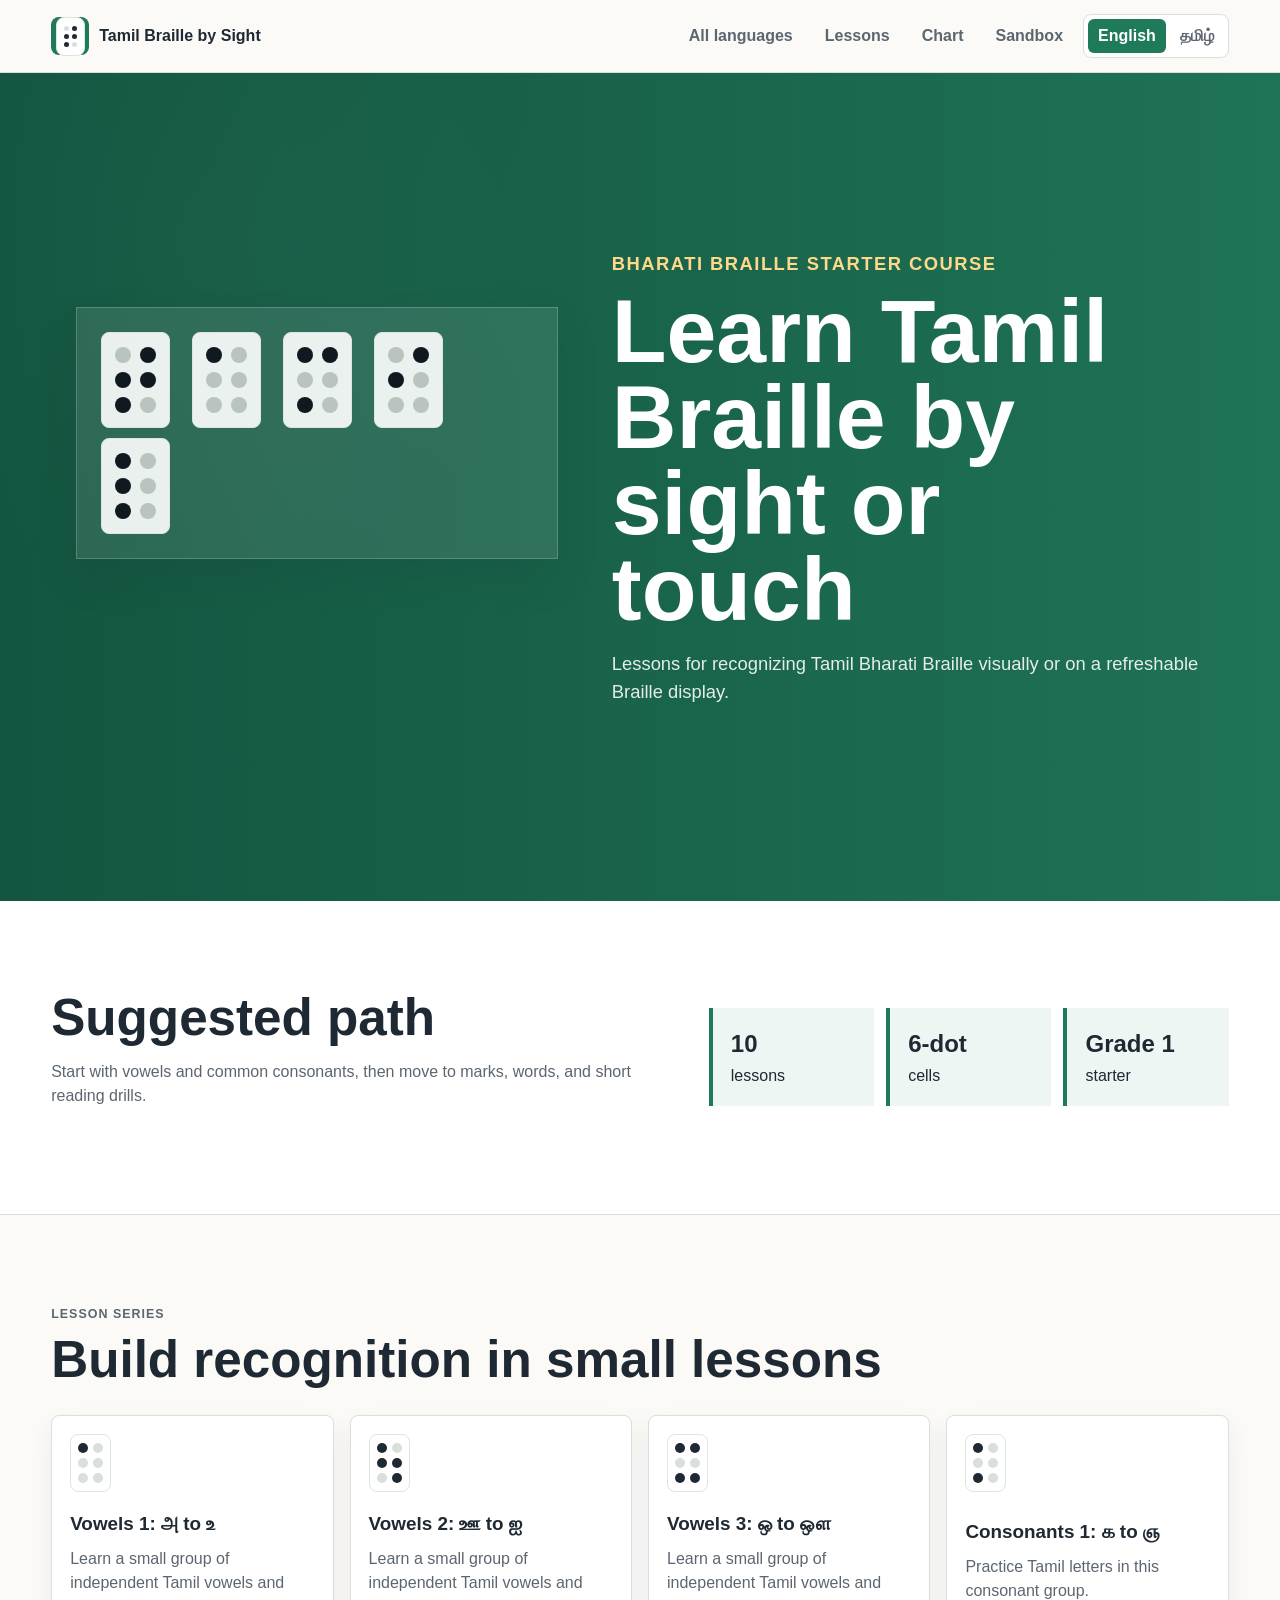
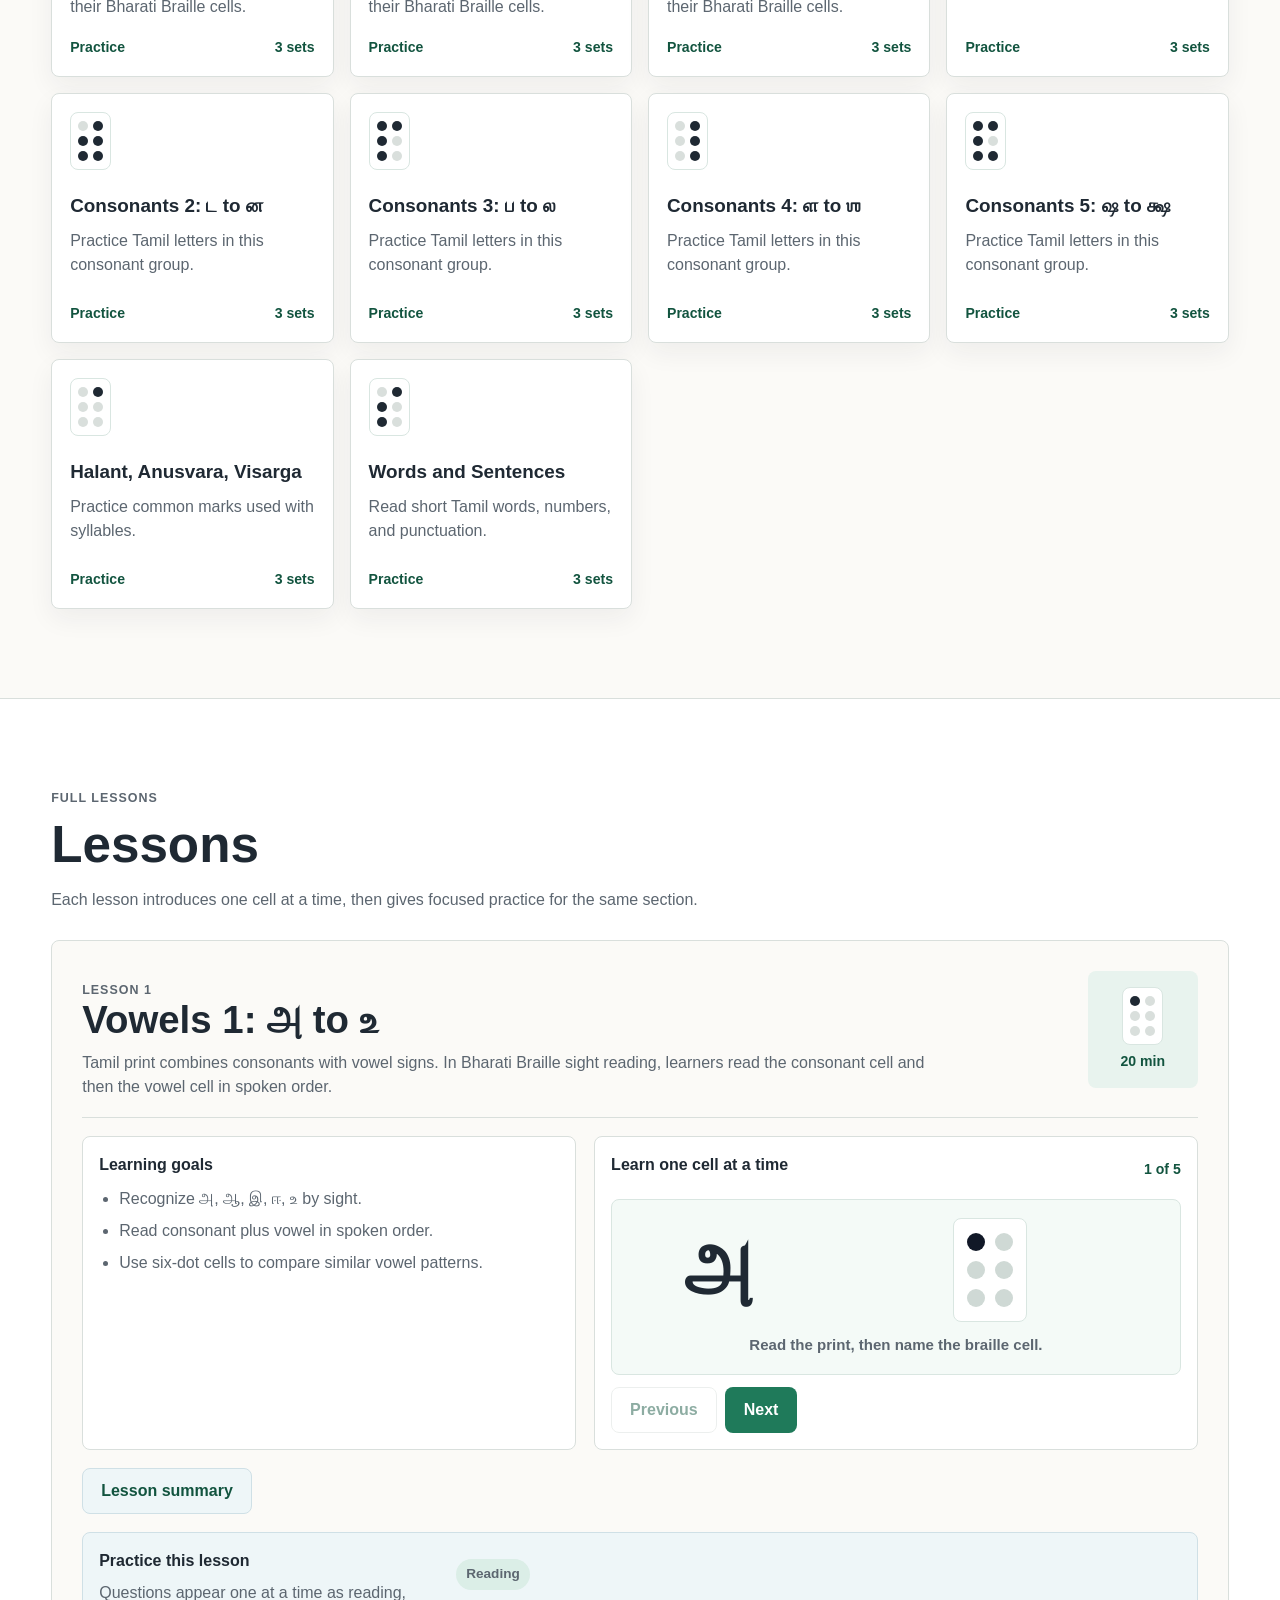
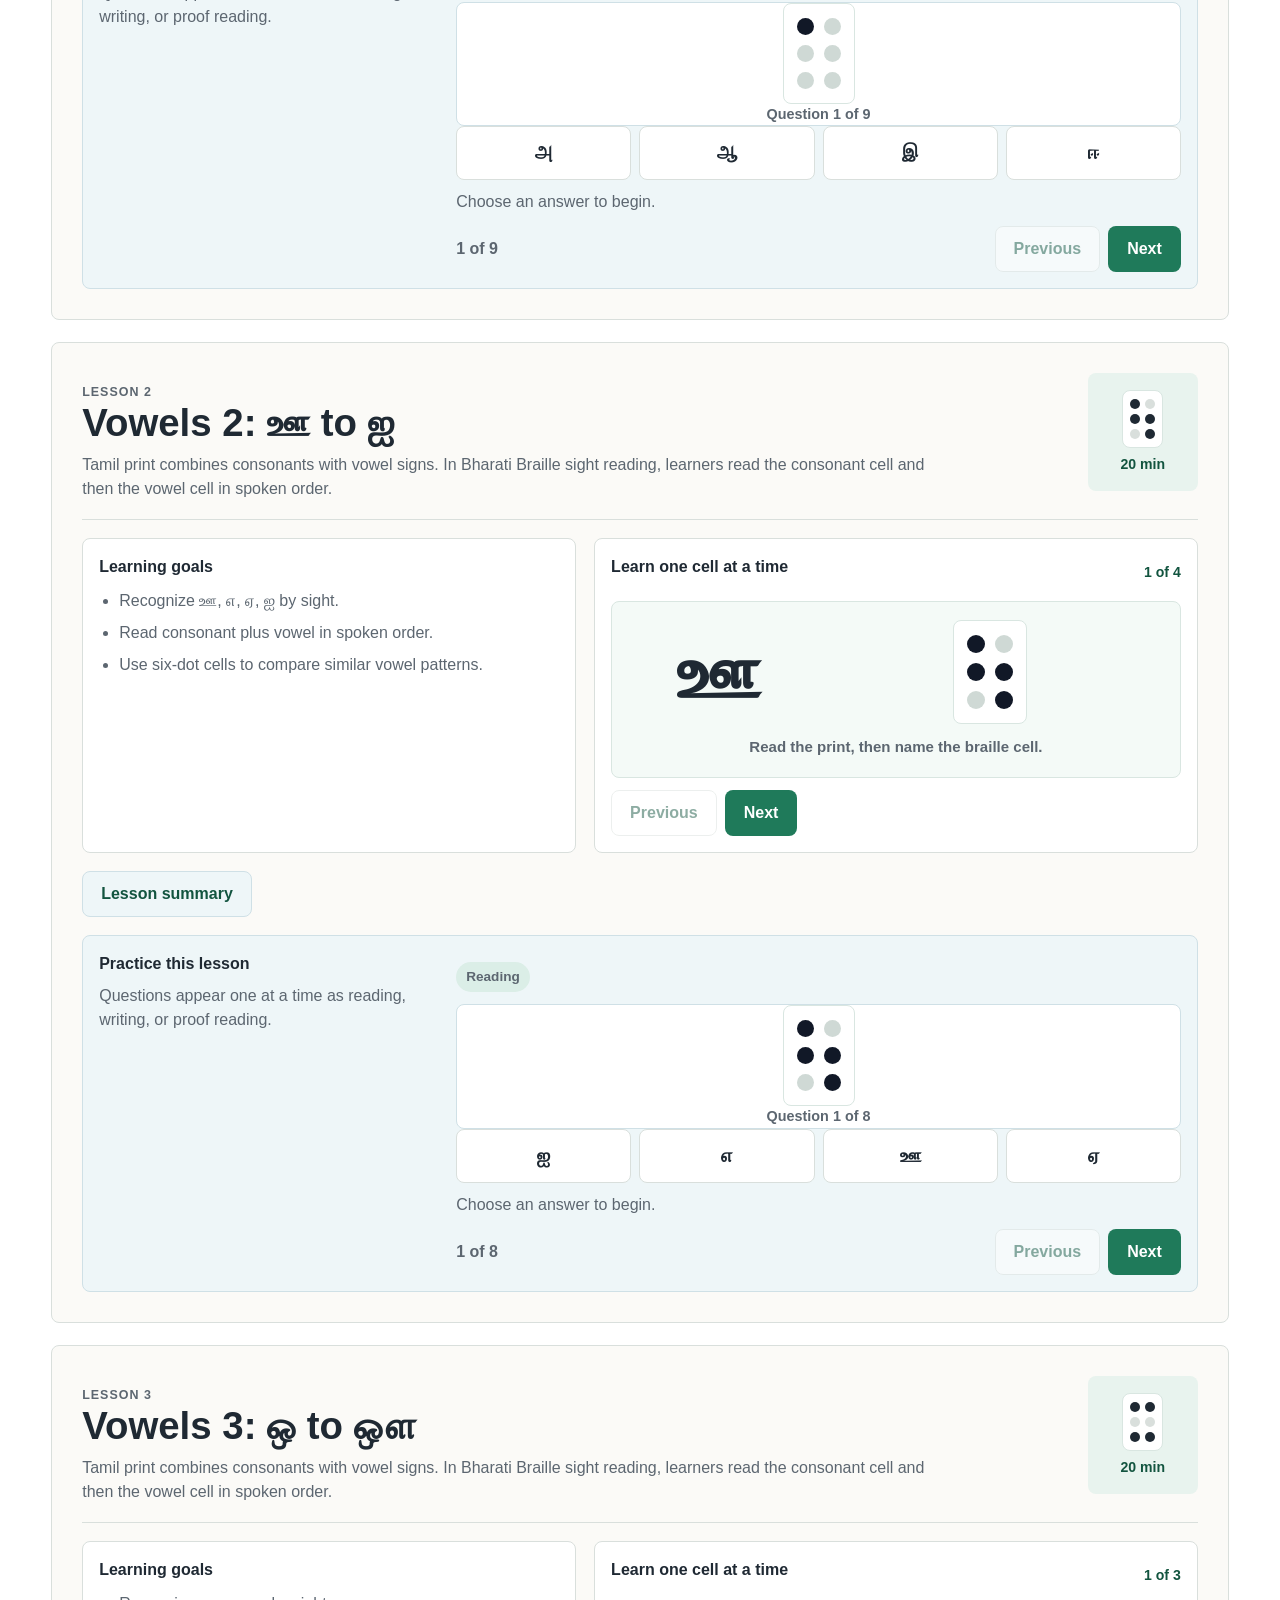
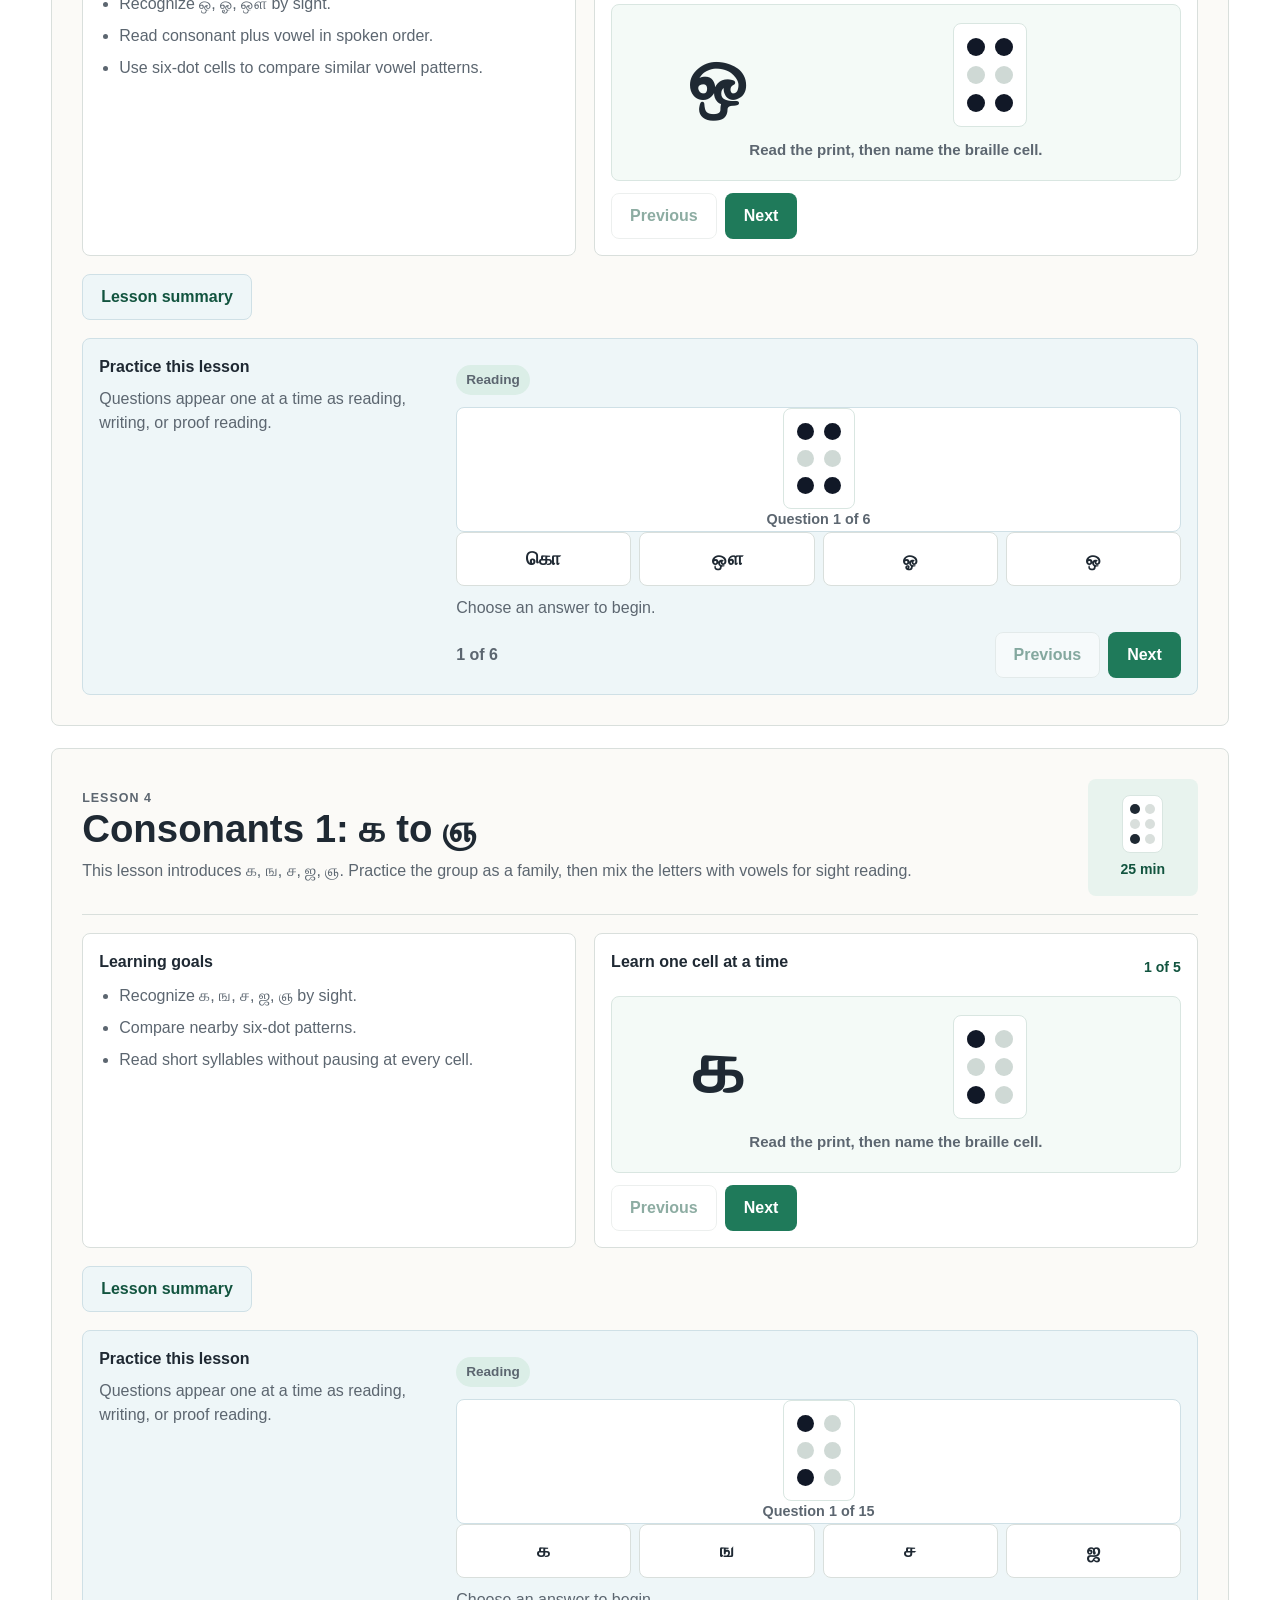
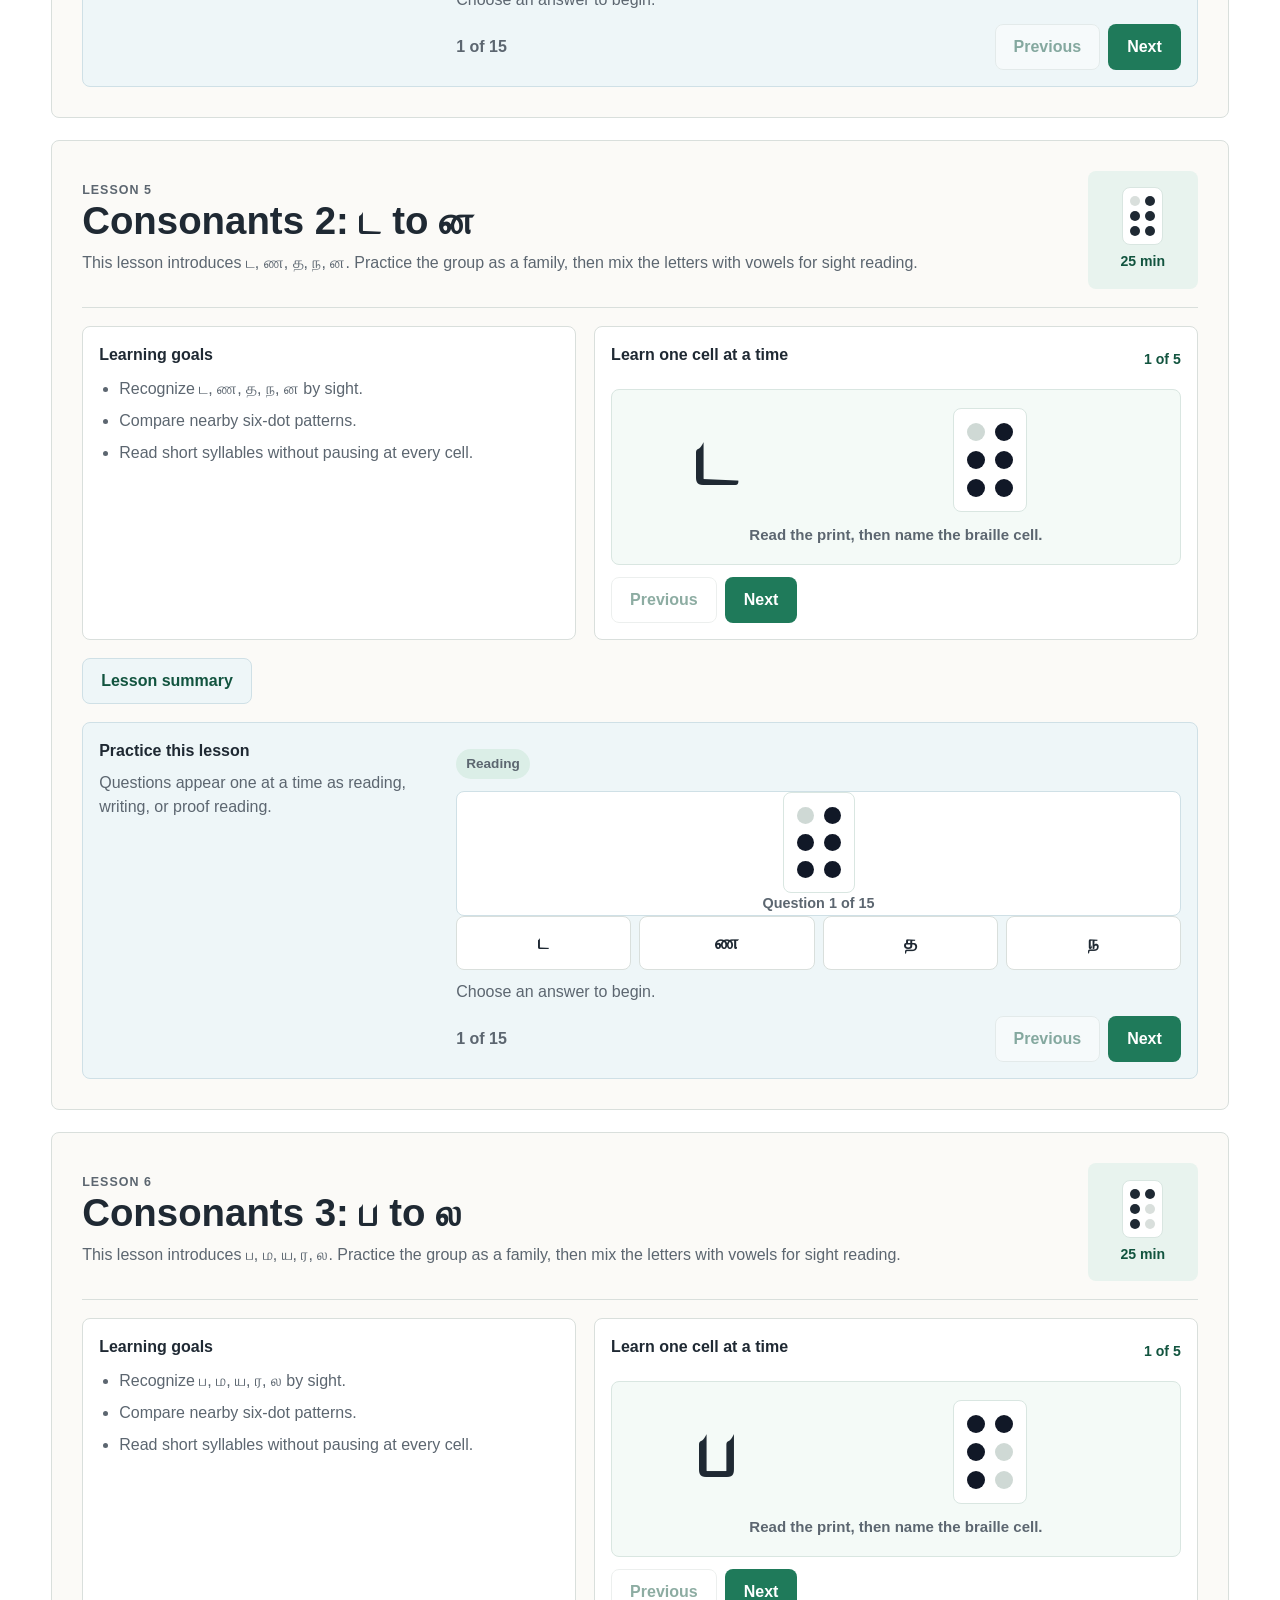
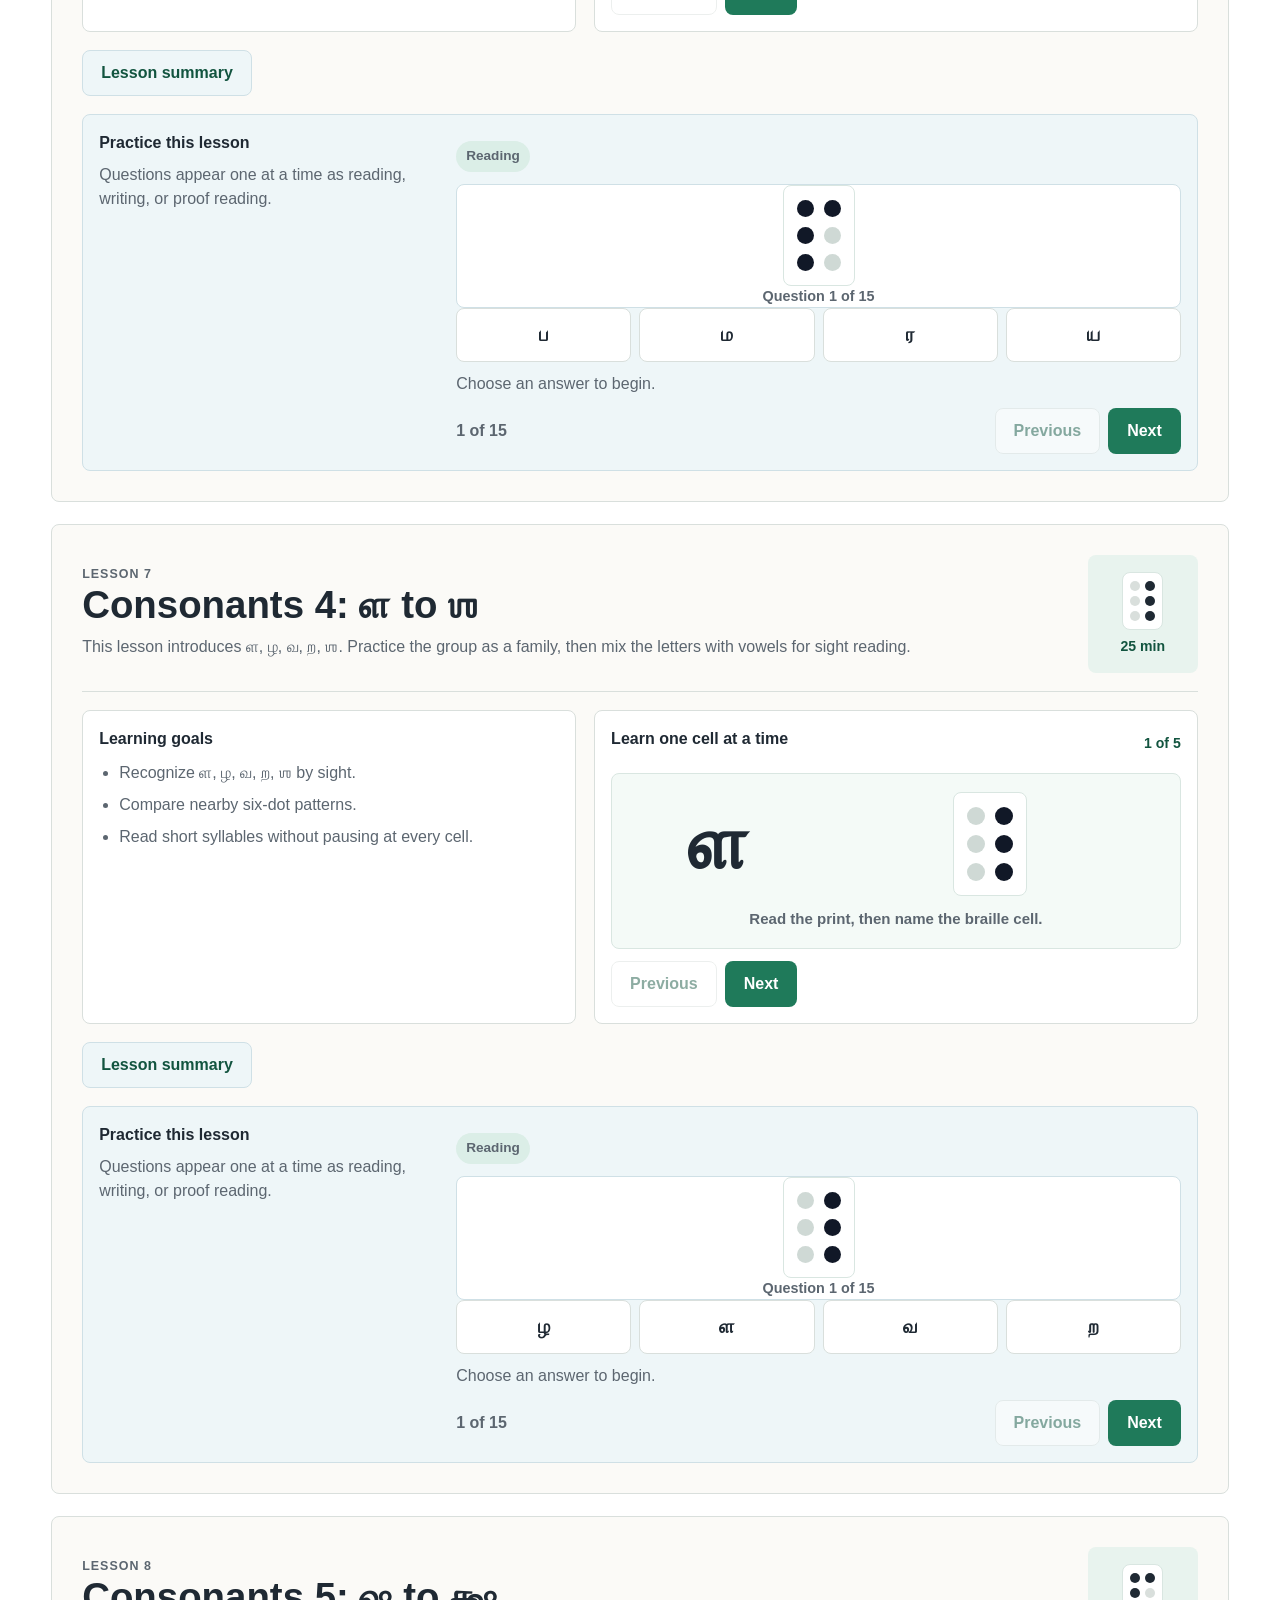
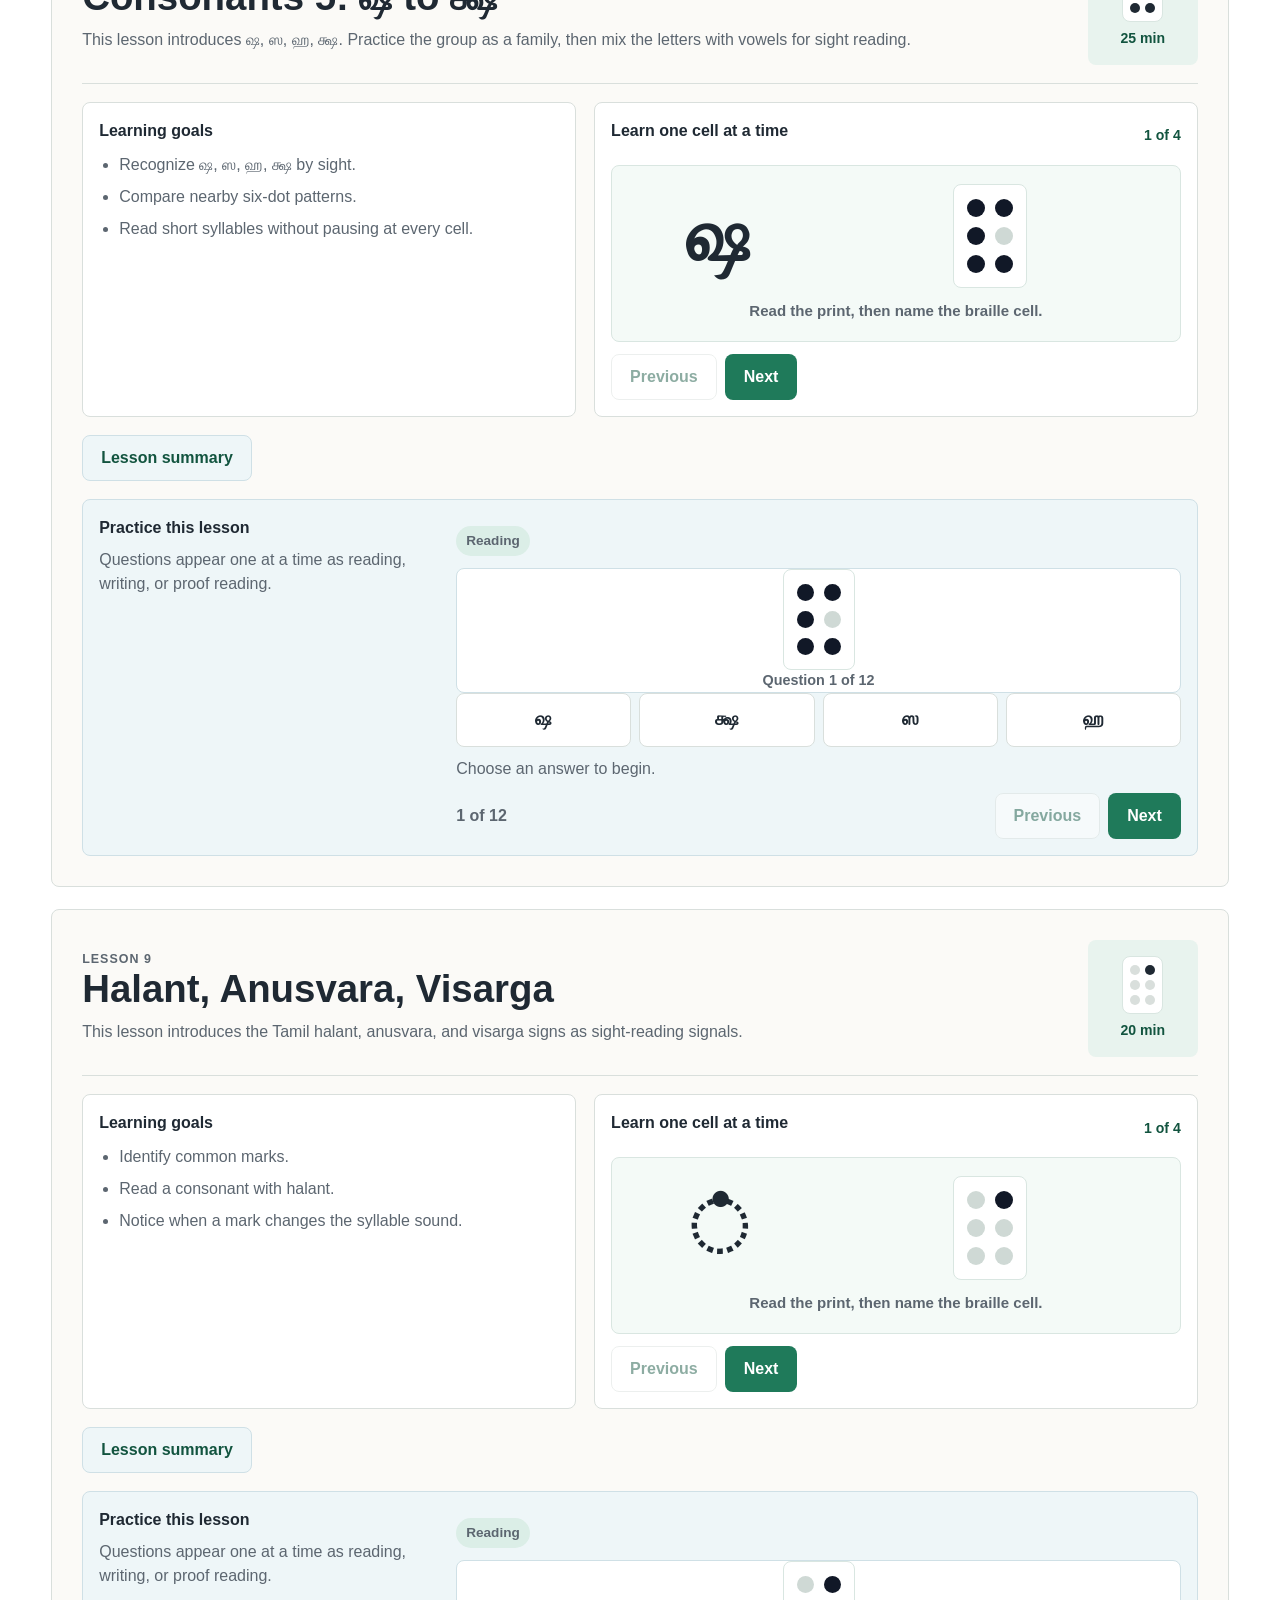
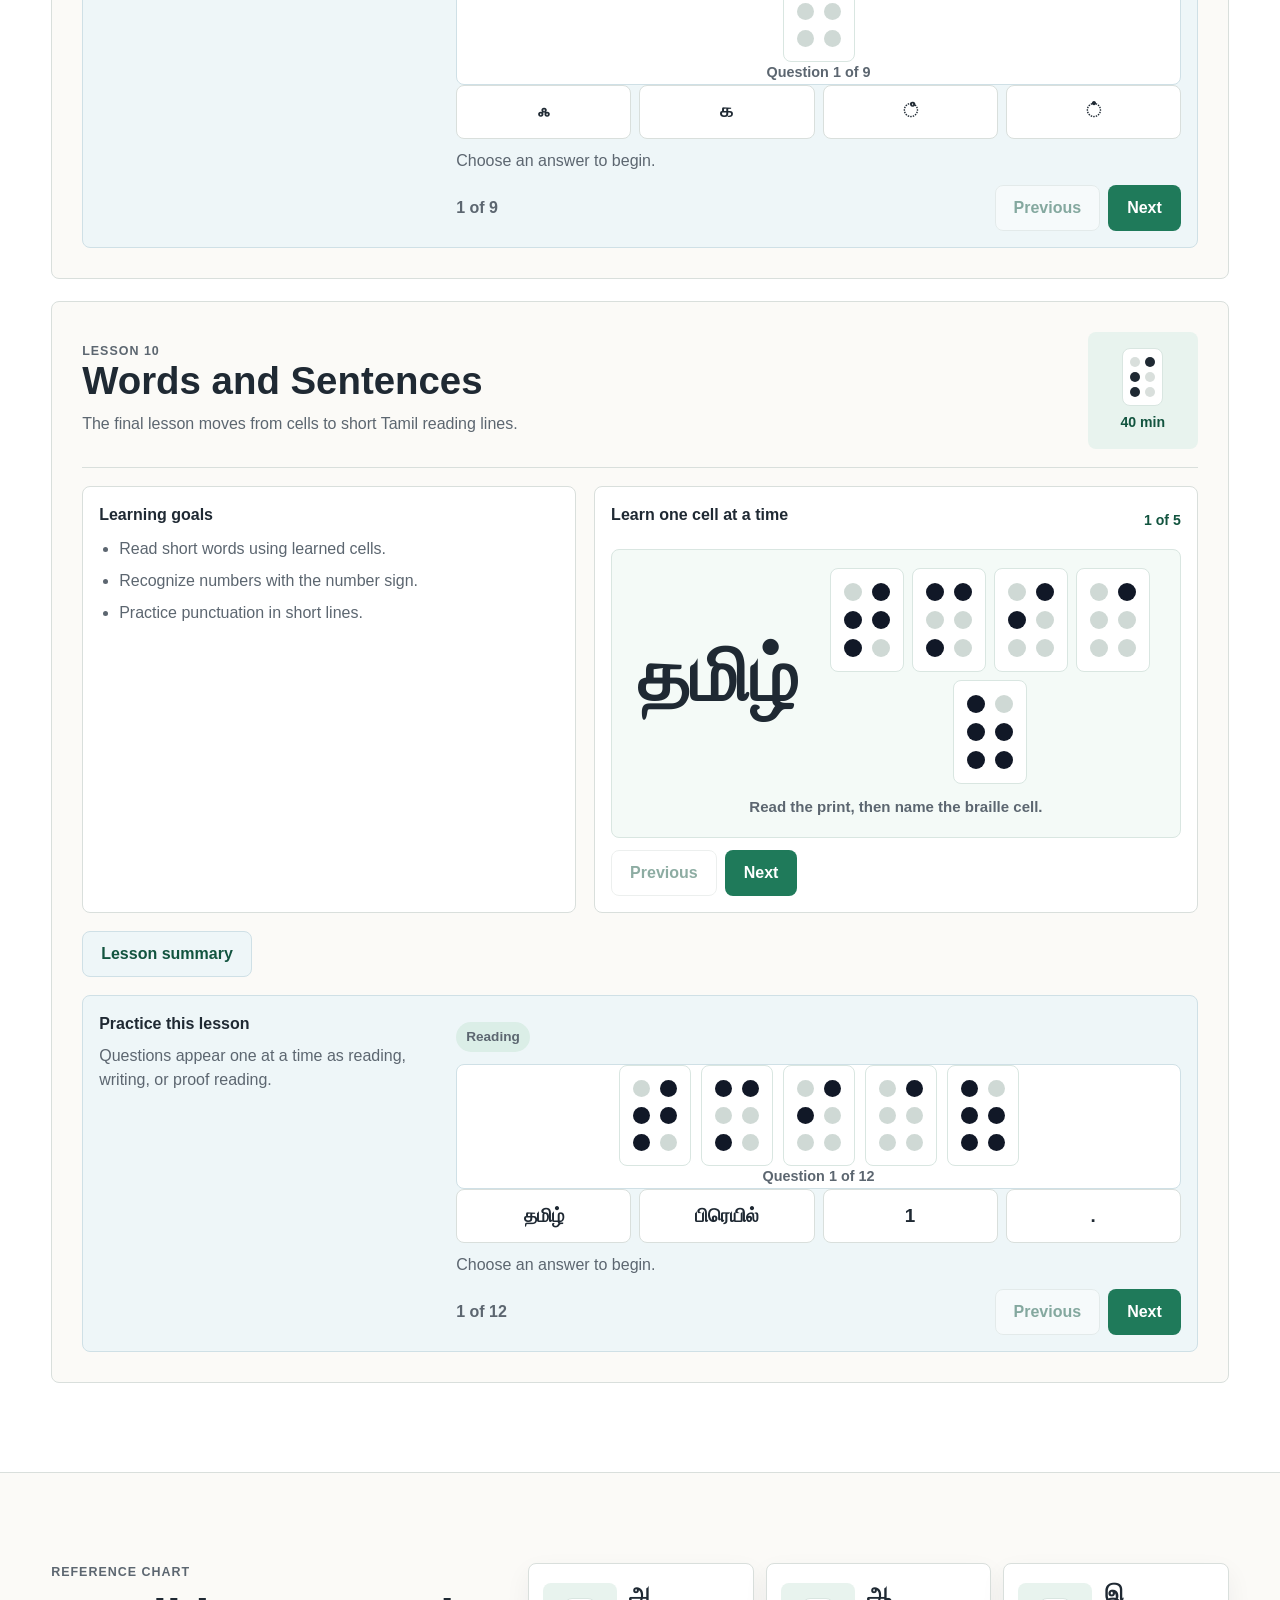
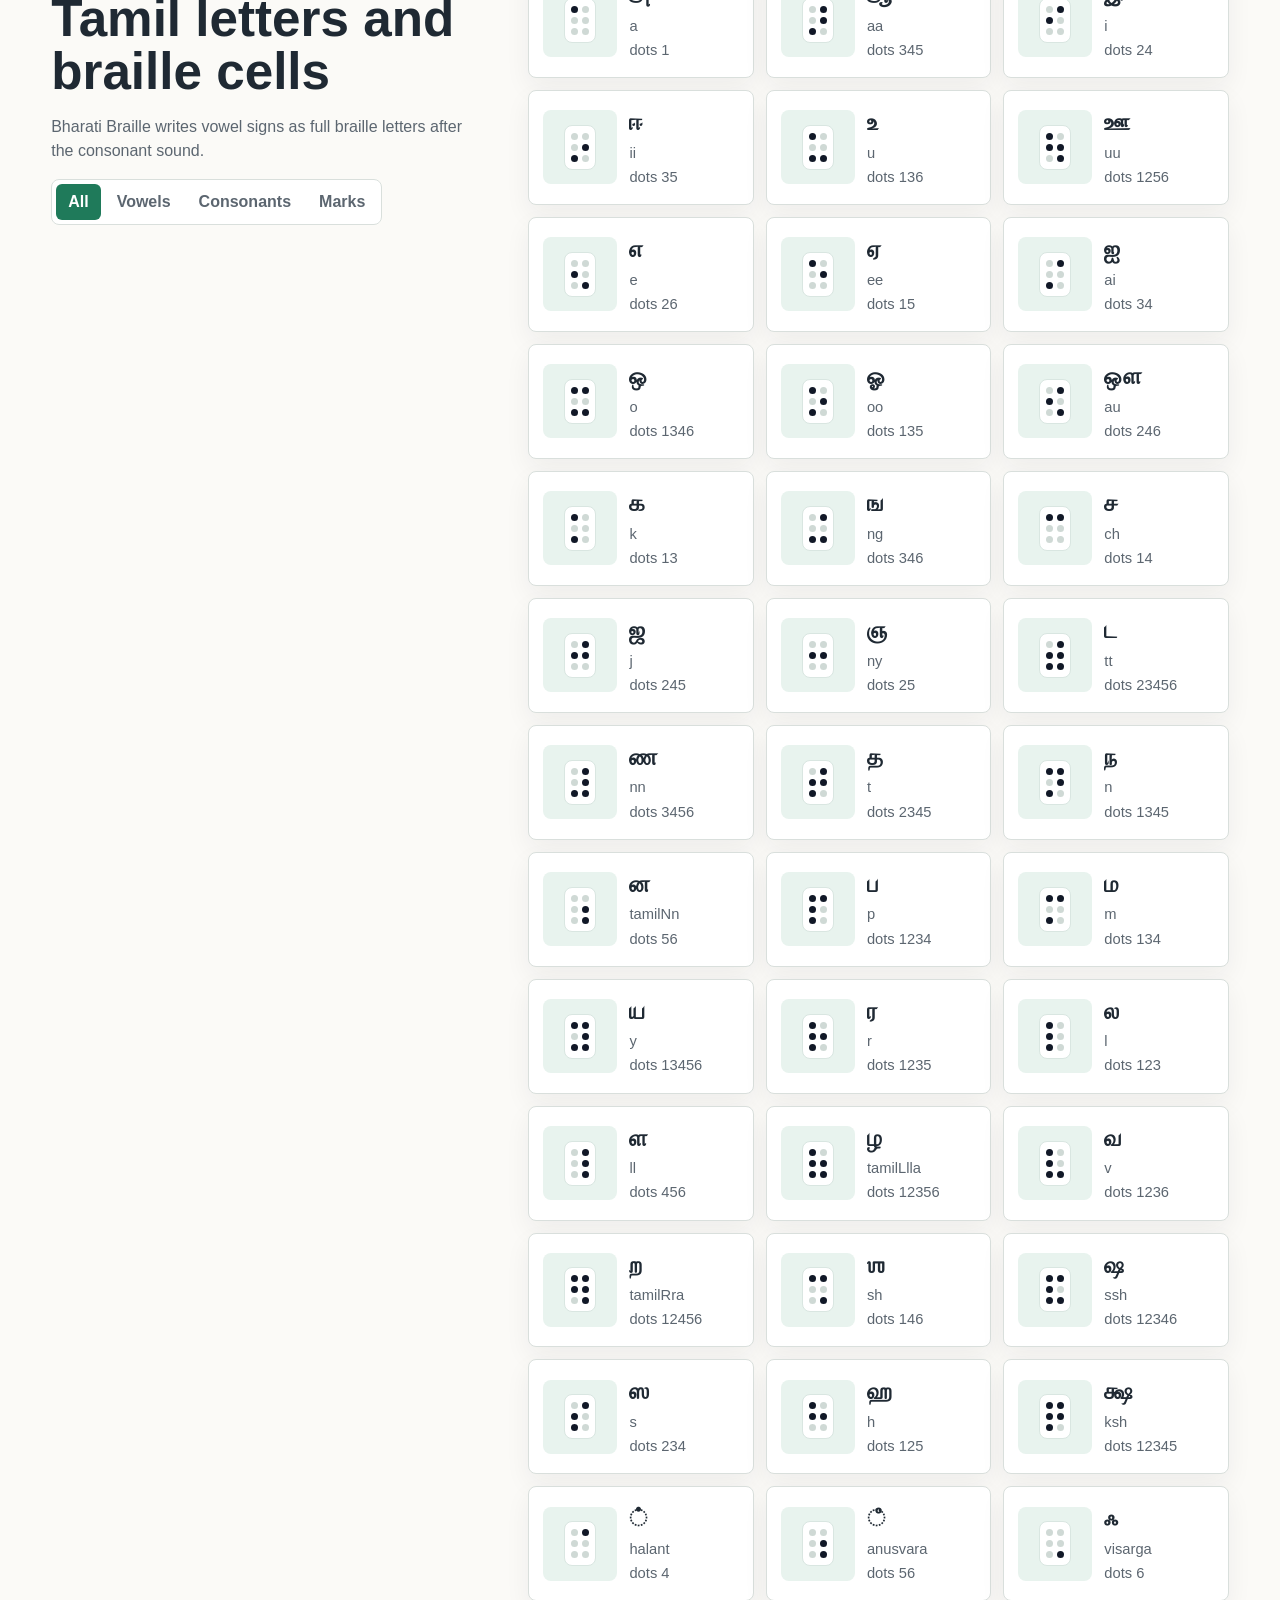
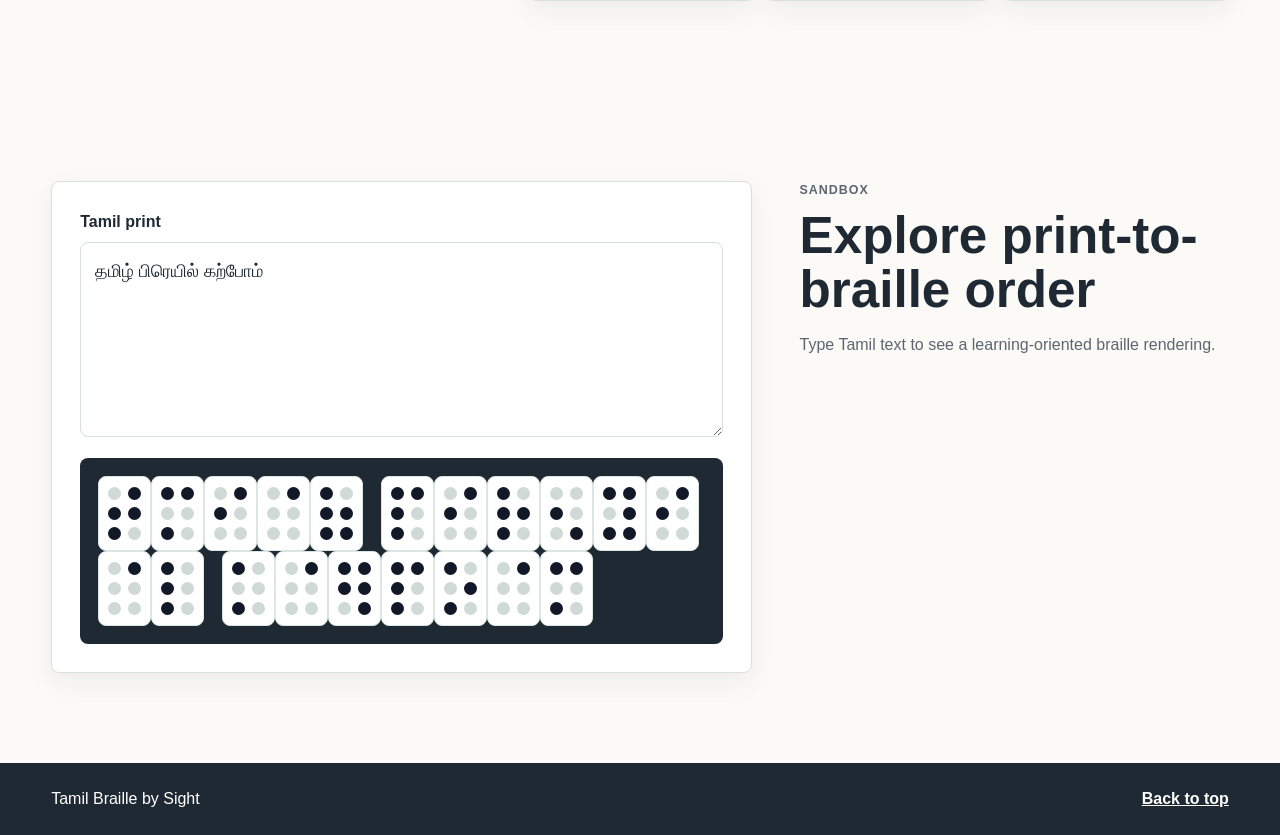
<file: tamil.html>
<!doctype html>
<html lang="en">
  <head>
    <meta charset="utf-8">
    <meta name="viewport" content="width=device-width, initial-scale=1">
    <title>Tamil Braille by Sight</title>
    <link rel="stylesheet" href="style.css?v=dot-order-20260618">
  </head>
  <body data-course="tamil">
    <header class="site-header">
      <a class="brand" href="index.html"><span class="brand-mark" data-braille-render="⠞" aria-hidden="true"></span><span id="brandName">Tamil Braille by Sight</span></a>
      <nav aria-label="Primary"><a href="index.html#languages">All languages</a><a href="#lessons">Lessons</a><a href="#chart">Chart</a><a href="#sandbox">Sandbox</a></nav>
    </header>
    <main id="top">
      <section class="hero" aria-labelledby="hero-title"><div class="hero-art" aria-hidden="true"><div class="braille-ribbon" data-braille-render="⠞ ⠁ ⠍ ⠊ ⠇"></div></div><div class="hero-copy"><p class="eyebrow" id="courseEyebrow">Bharati Braille starter course</p><h1 id="hero-title">Learn Tamil Braille by seeing</h1><p id="heroCopy"></p></div></section>
      <section class="intro band" aria-labelledby="path-title"><div><h2 id="path-title">Suggested path</h2><p id="pathCopy"></p></div><div class="stats" aria-label="Course summary"><span><strong>8</strong> lessons</span><span><strong>6-dot</strong> cells</span><span><strong>Grade 1</strong> starter</span></div></section>
      <section id="series" class="section"><div class="section-heading"><p class="eyebrow">Lesson series</p><h2>Build recognition in small lessons</h2></div><div class="lesson-grid" id="lessonGrid"></div></section>
      <section id="lessons" class="section lesson-detail-section"><div class="section-heading"><p class="eyebrow">Full lessons</p><h2>Lessons</h2><p id="lessonCopy"></p></div><div class="lesson-detail-list" id="lessonDetails"></div></section>
      <div class="modal-backdrop" id="summaryModal" hidden><section class="summary-modal" role="dialog" aria-modal="true" aria-labelledby="summaryTitle"><div class="summary-modal-header"><div><p class="eyebrow">Lesson summary</p><h2 id="summaryTitle">Lesson summary</h2></div><button class="icon-button" type="button" id="closeSummary" aria-label="Close lesson summary">×</button></div><div class="summary-modal-body" id="summaryBody"></div></section></div>
      <section id="chart" class="section split"><div class="section-heading sticky-copy"><p class="eyebrow">Reference chart</p><h2 id="chartTitle">Tamil letters and braille cells</h2><p id="chartCopy"></p><div class="segmented" role="tablist" aria-label="Chart groups"><button class="active" type="button" data-chart-filter="all">All</button><button type="button" data-chart-filter="vowel">Vowels</button><button type="button" data-chart-filter="consonant">Consonants</button><button type="button" data-chart-filter="mark">Marks</button></div></div><div class="chart-panel"><div class="chart-grid" id="chartGrid"></div></div></section>
      <section id="sandbox" class="section split reverse"><div class="sandbox-tool"><label for="kannadaInput" id="sandboxLabel">Tamil print</label><textarea id="kannadaInput" rows="6"></textarea><div class="sandbox-output" aria-label="Braille output"><span id="brailleOutput"></span></div></div><div class="section-heading sticky-copy"><p class="eyebrow">Sandbox</p><h2>Explore print-to-braille order</h2><p id="sandboxCopy"></p></div></section>
    </main>
    <footer class="site-footer"><span id="footerName">Tamil Braille by Sight</span><a href="#top">Back to top</a></footer>
    <script src="multi-course.js?v=dot-order-20260618"></script>
  </body>
</html>
</file>
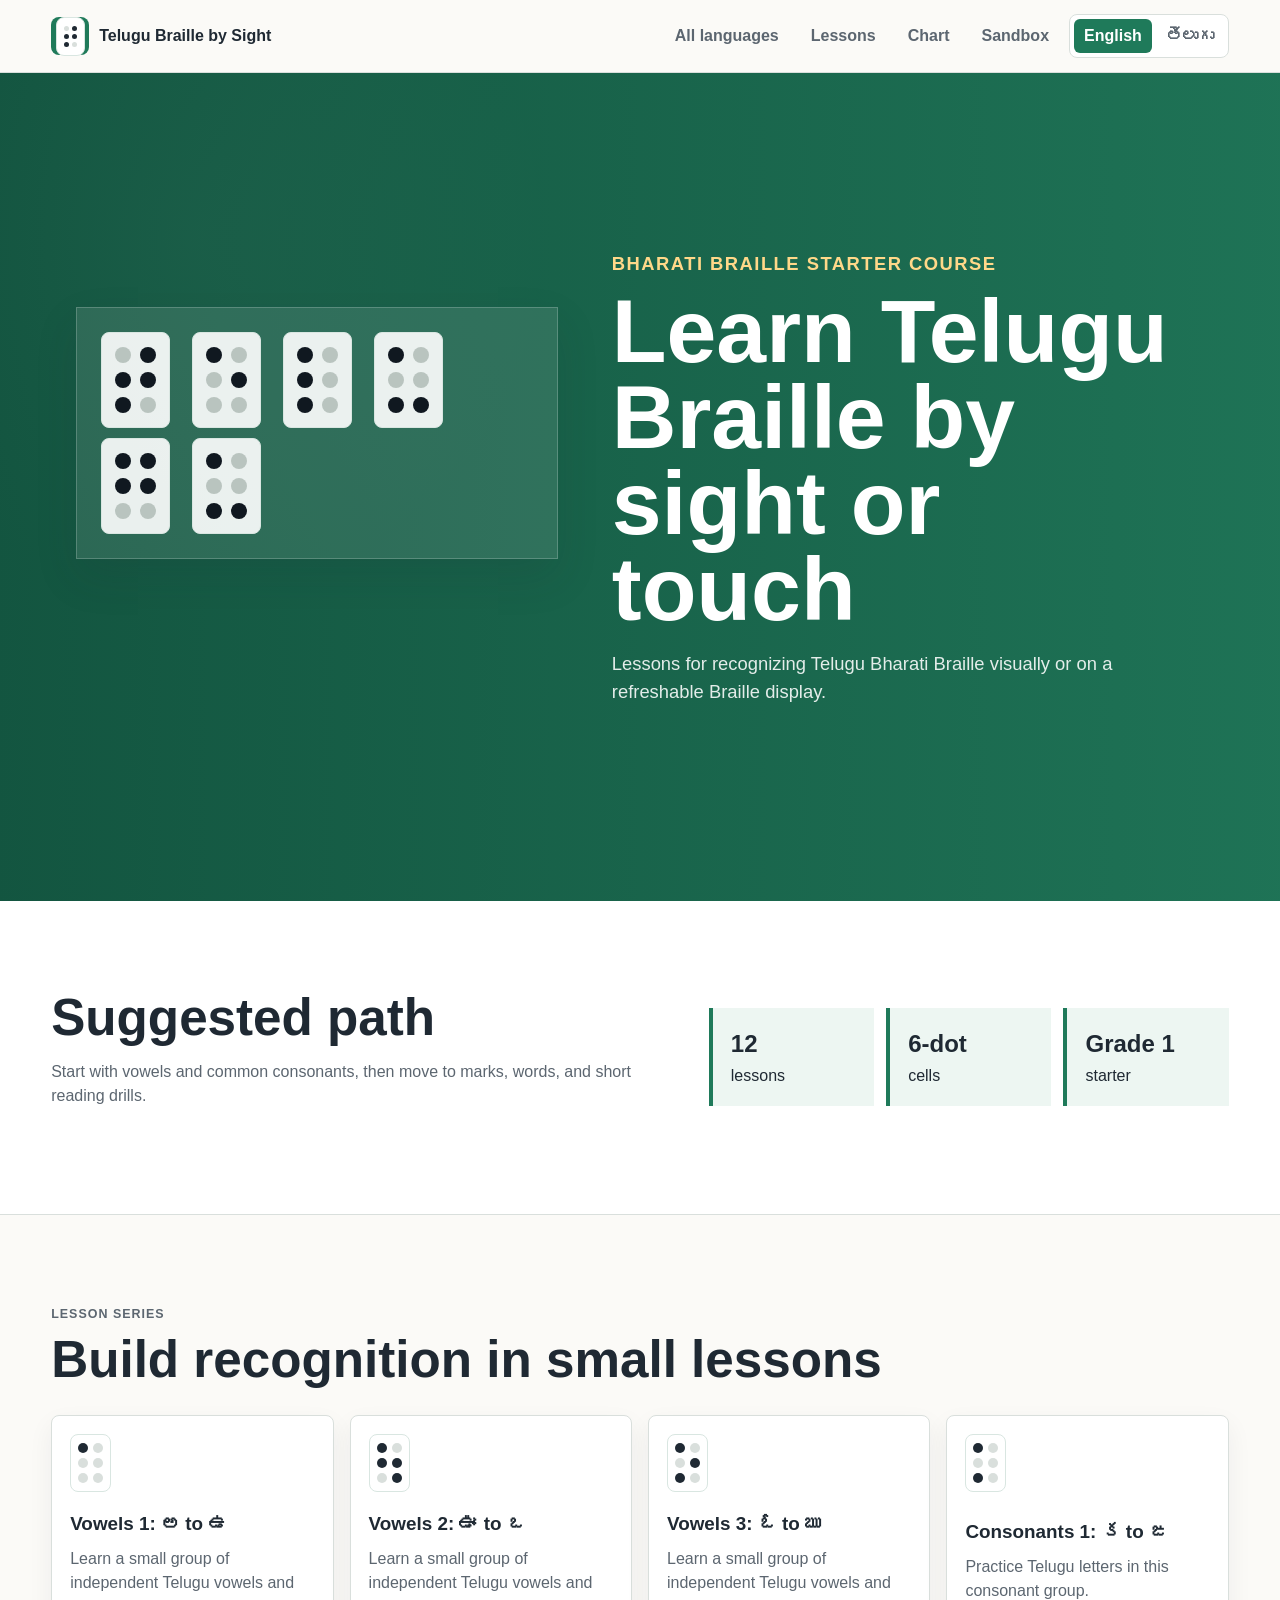
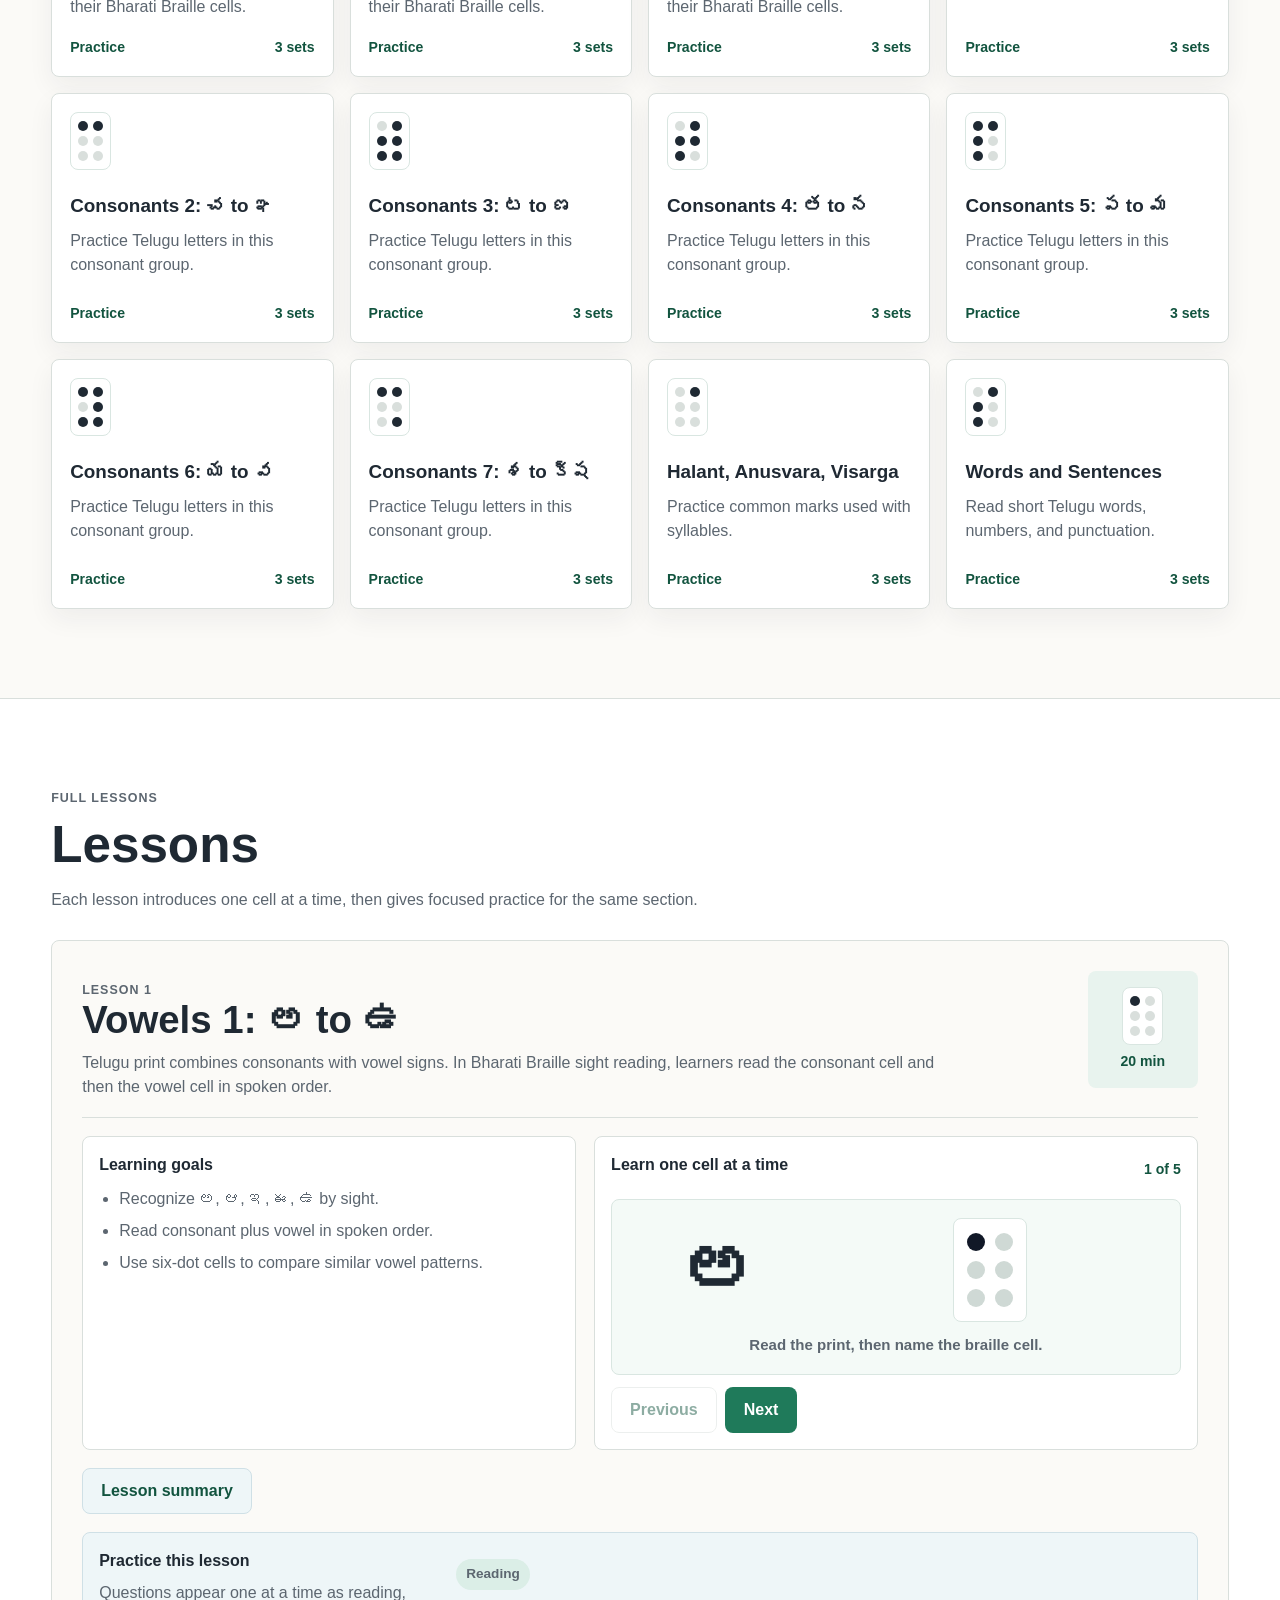
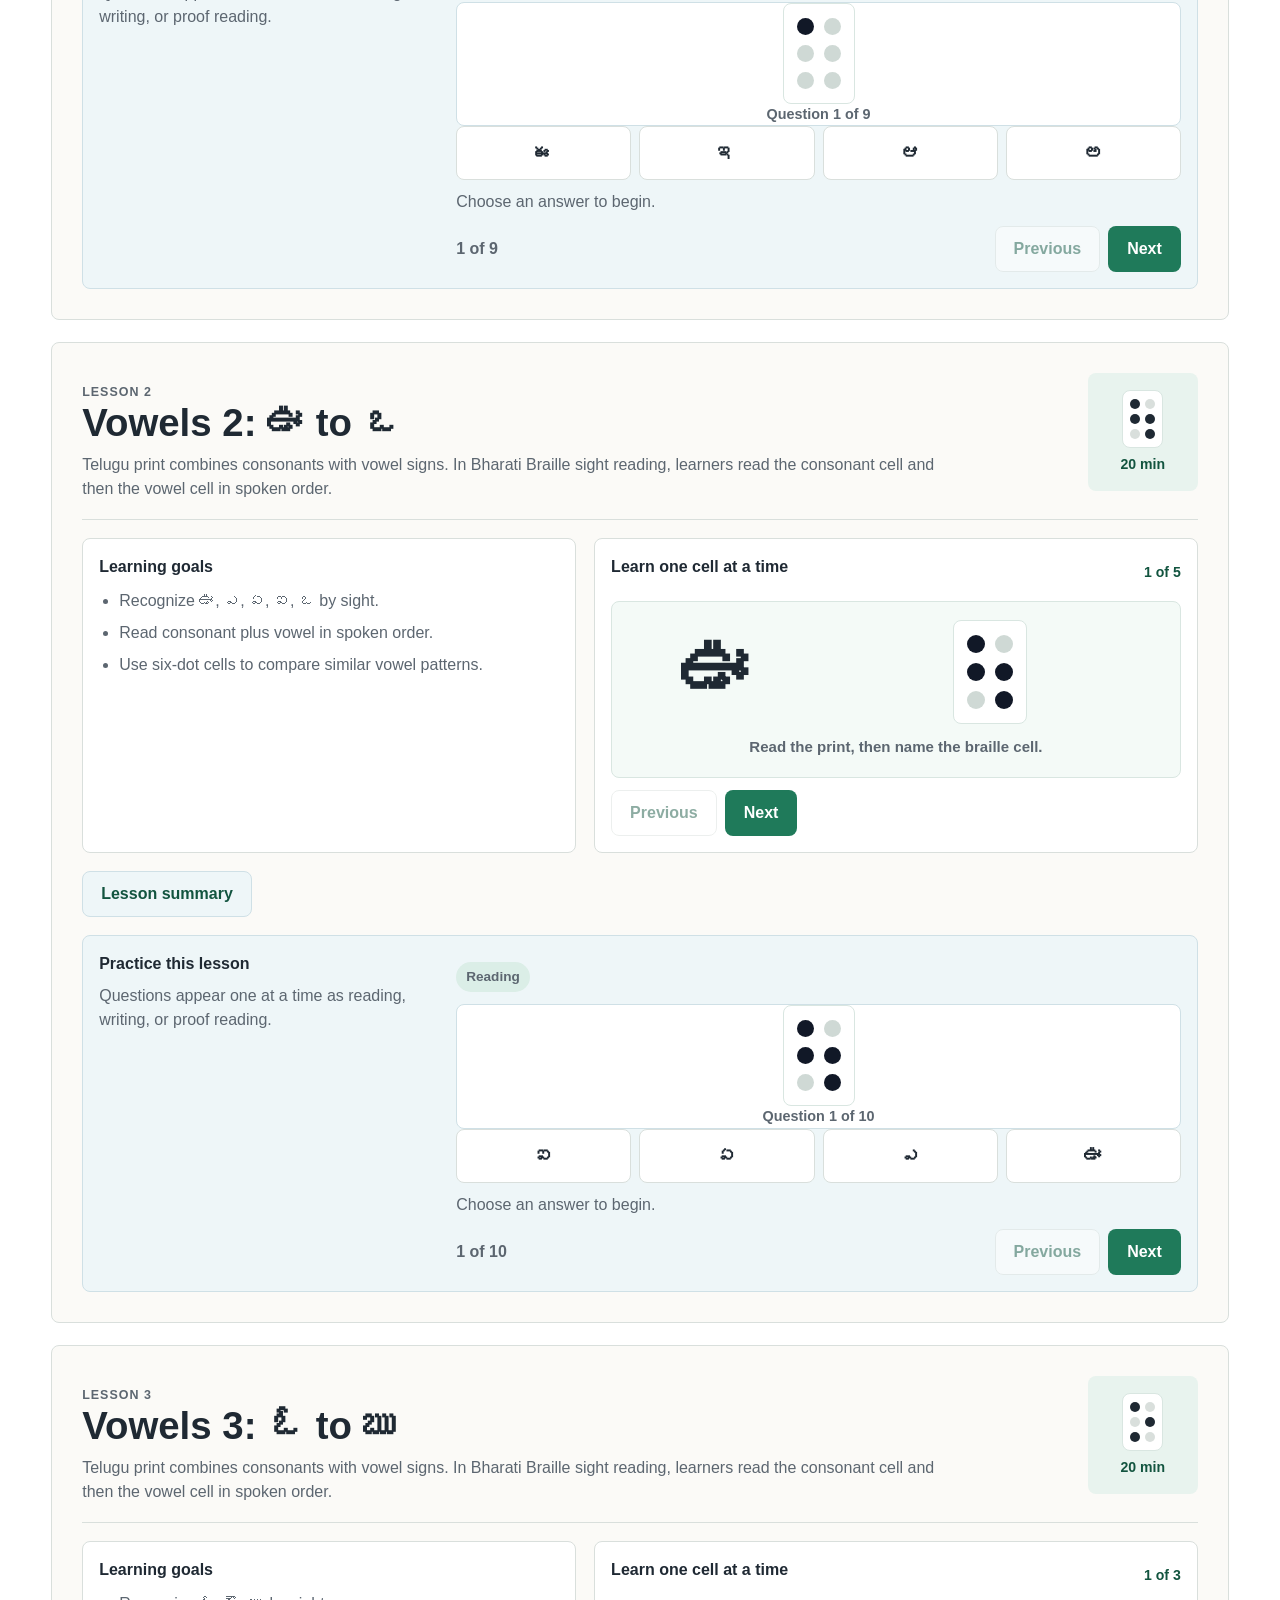
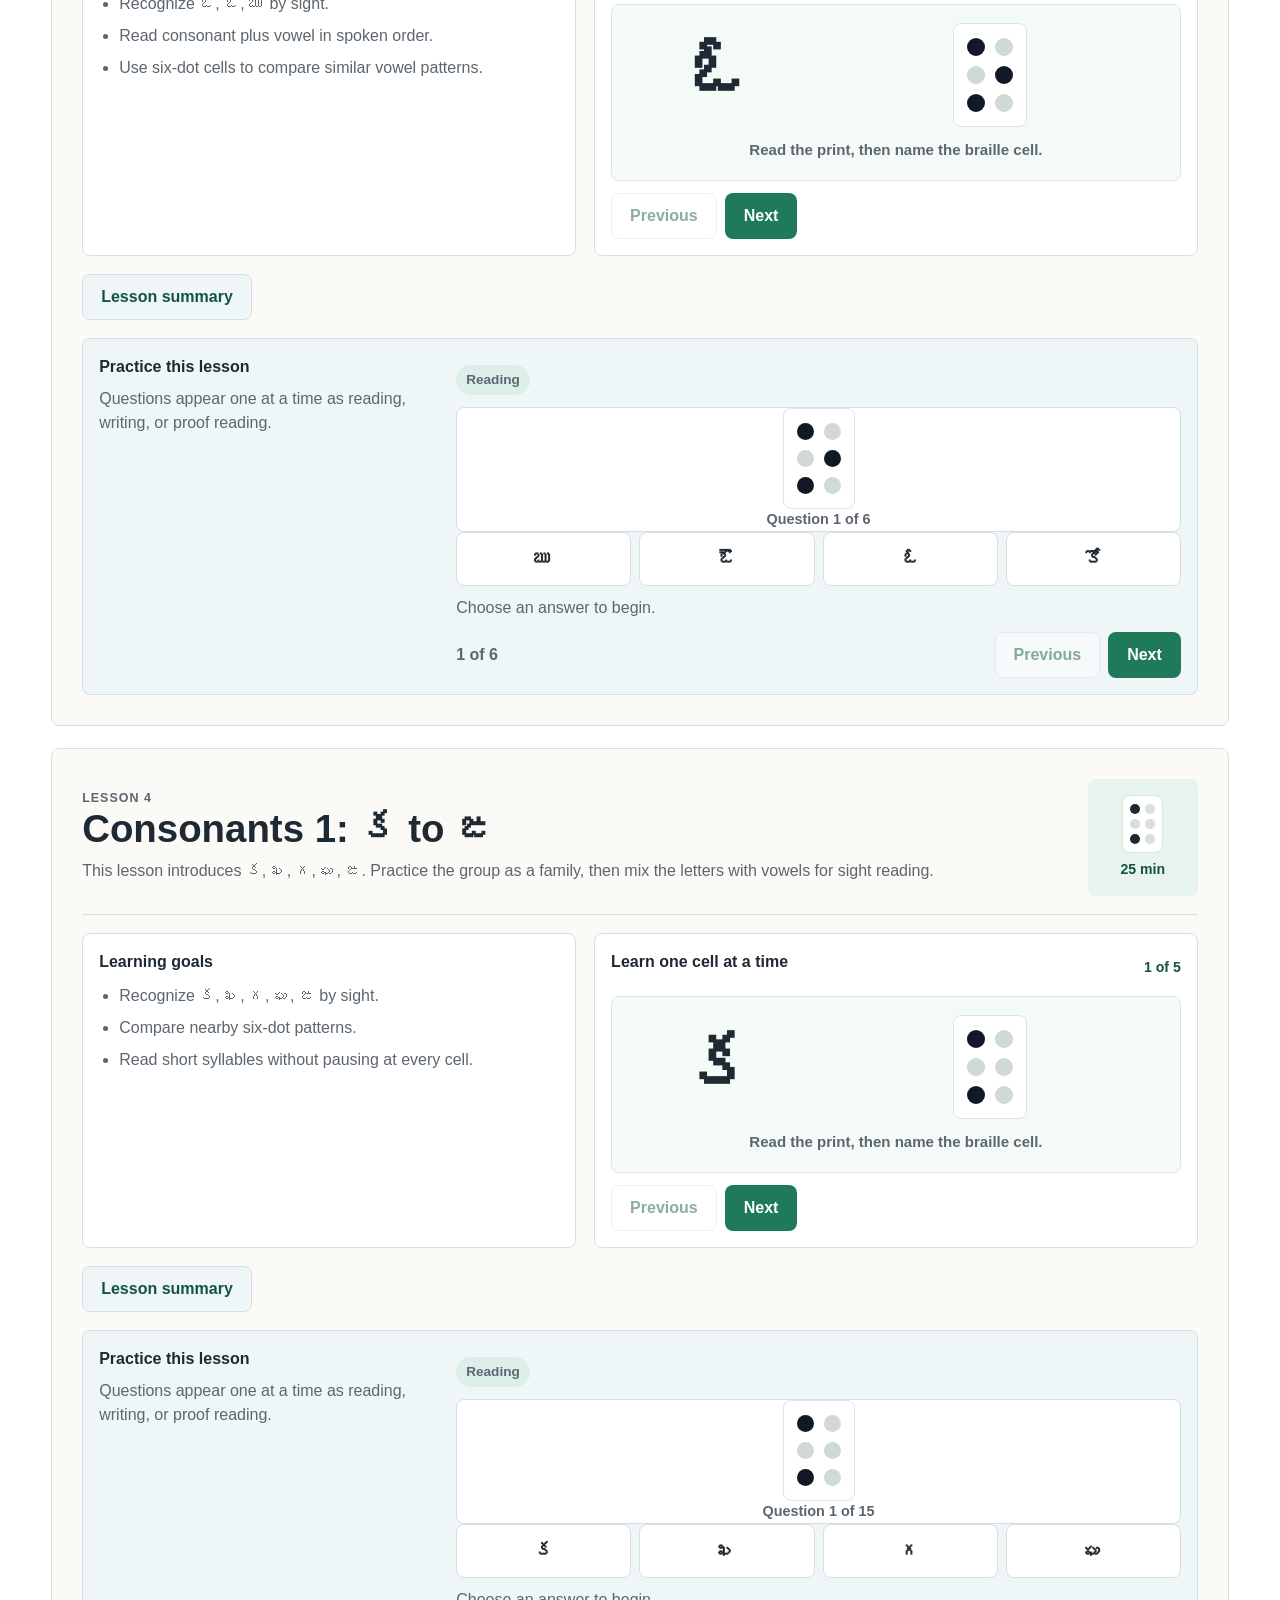
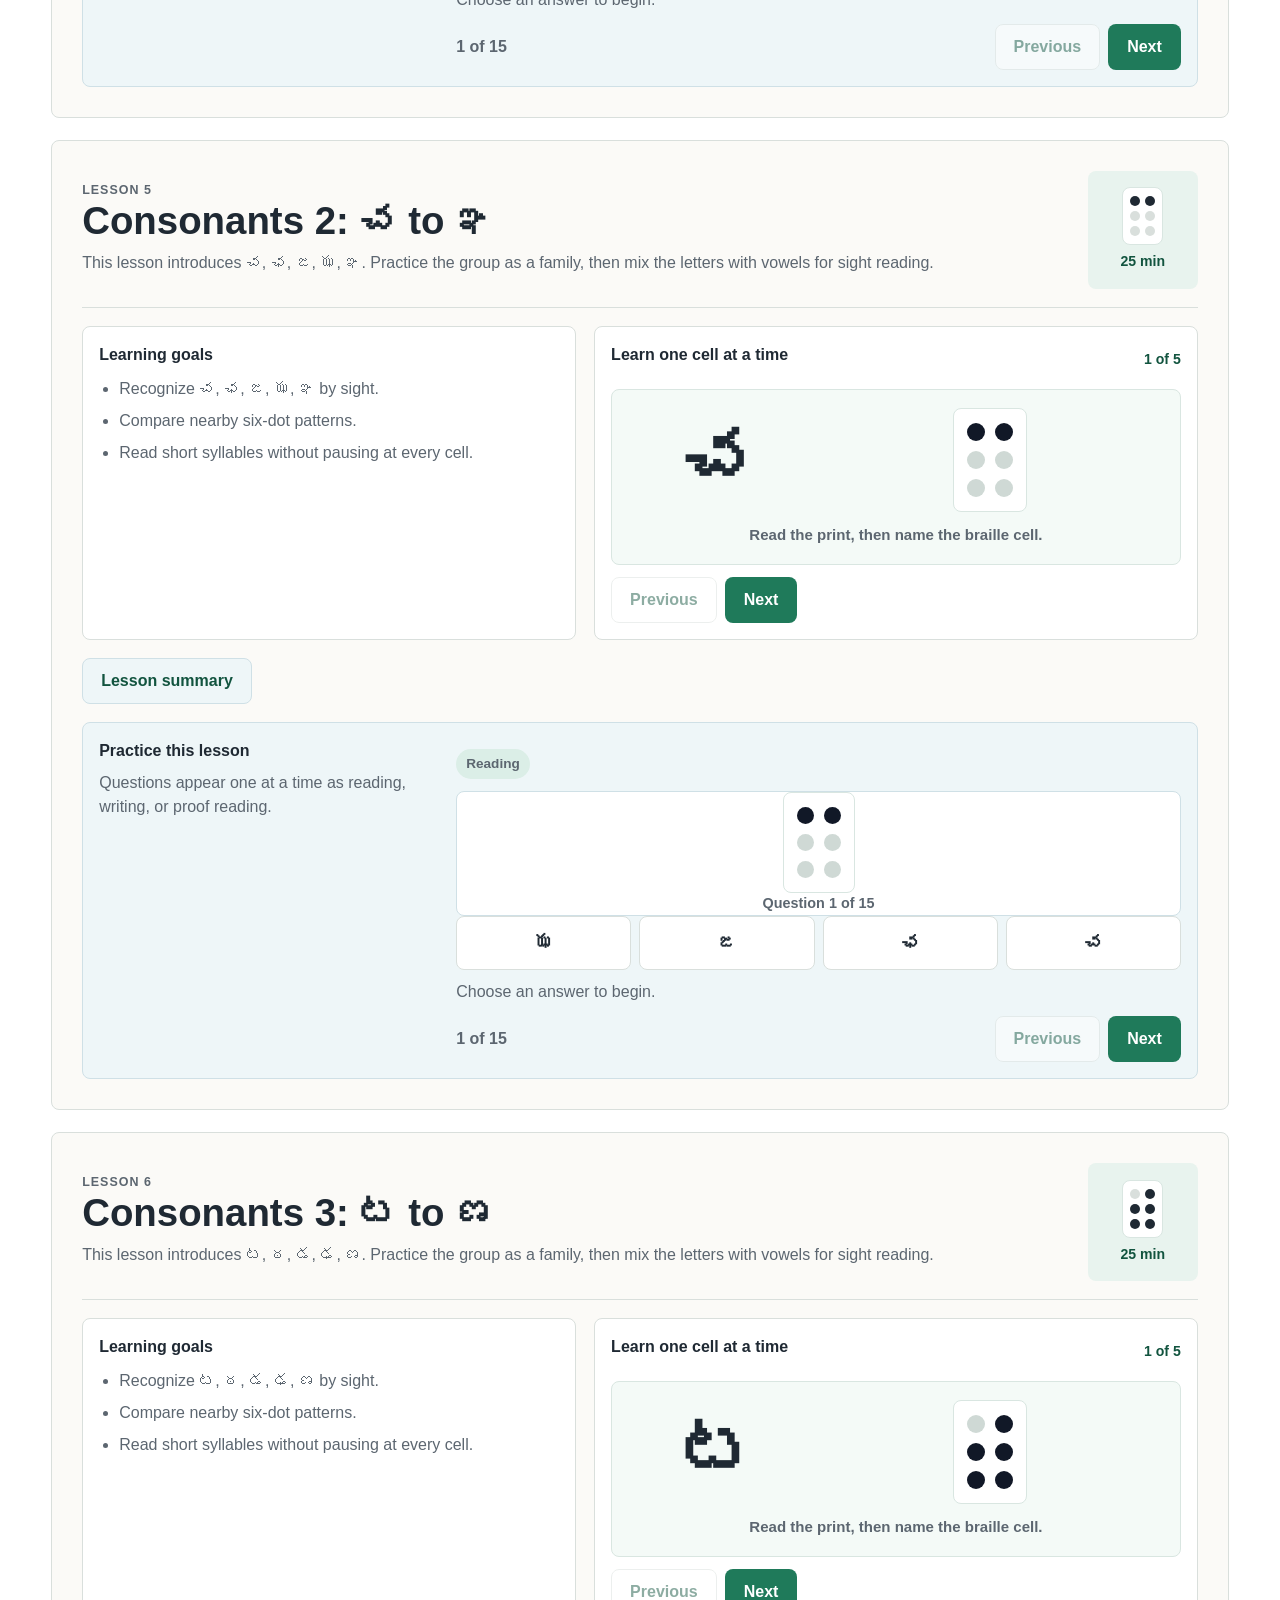
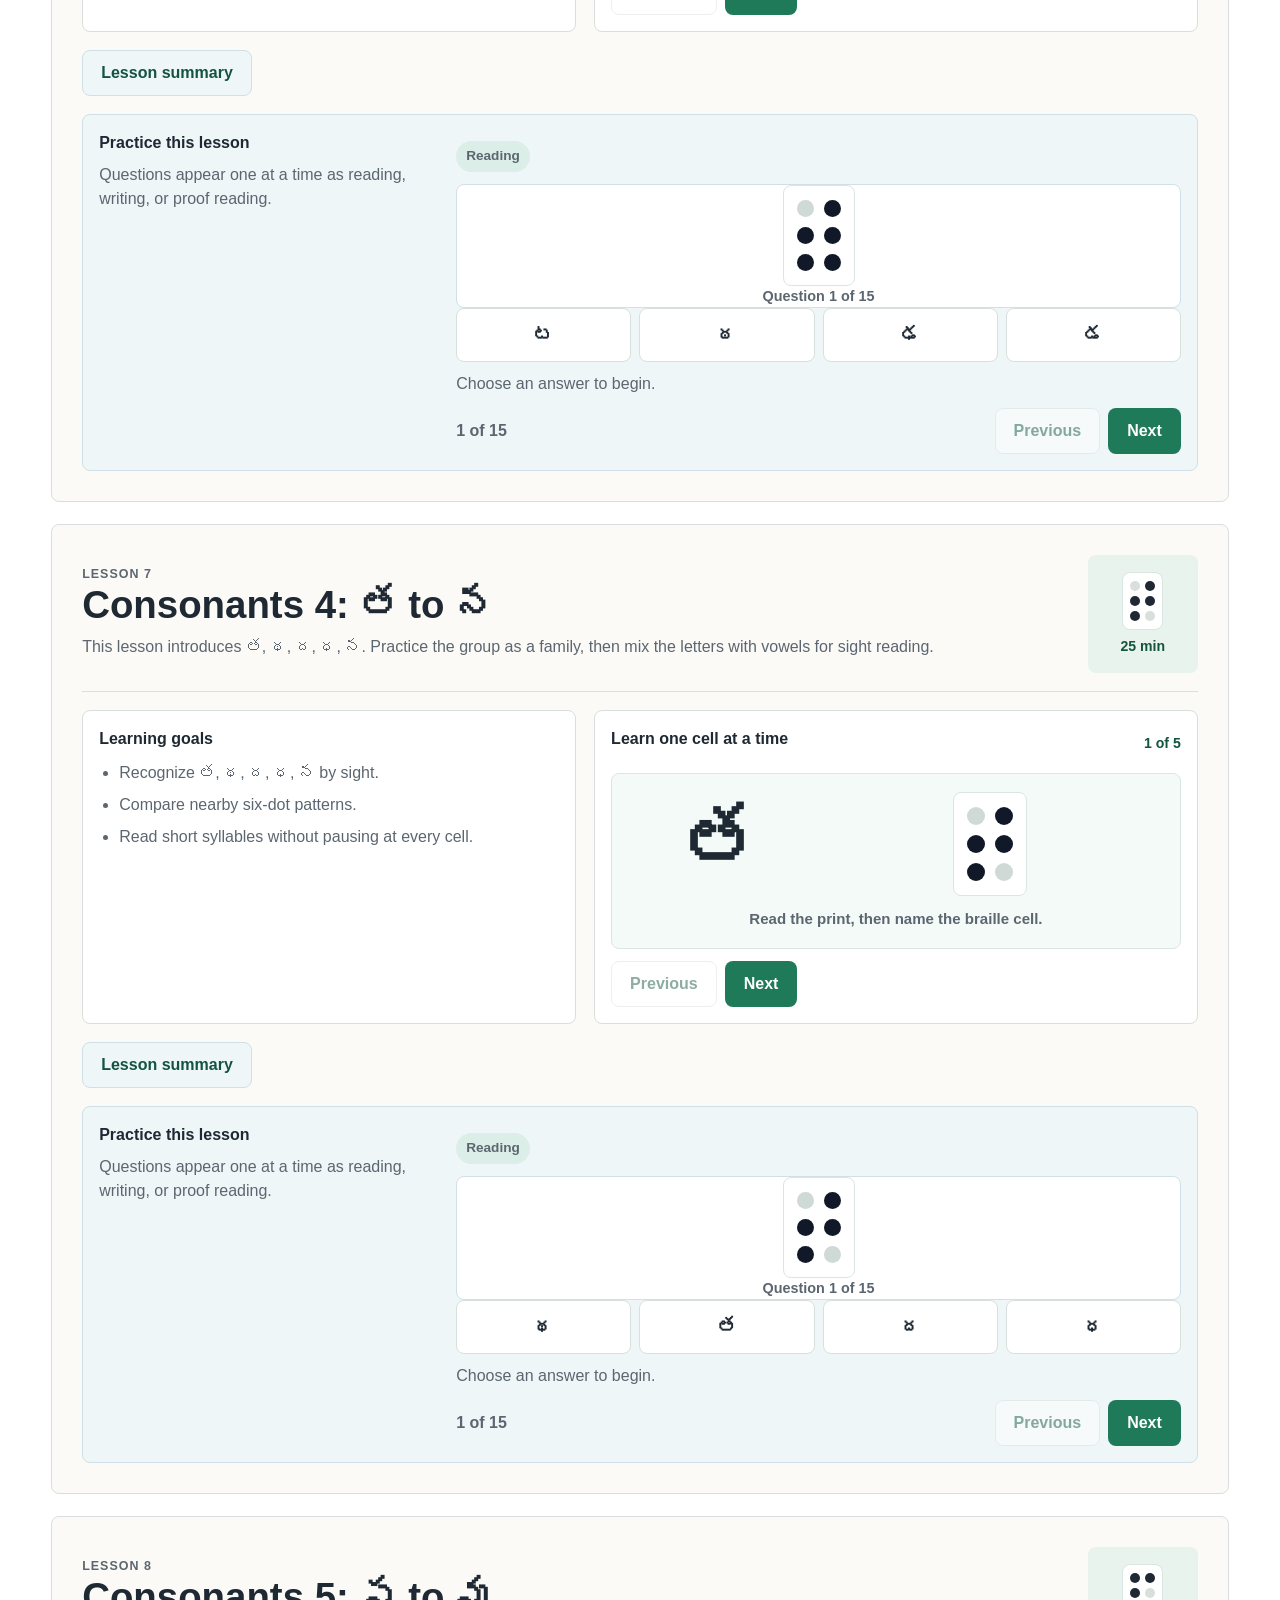
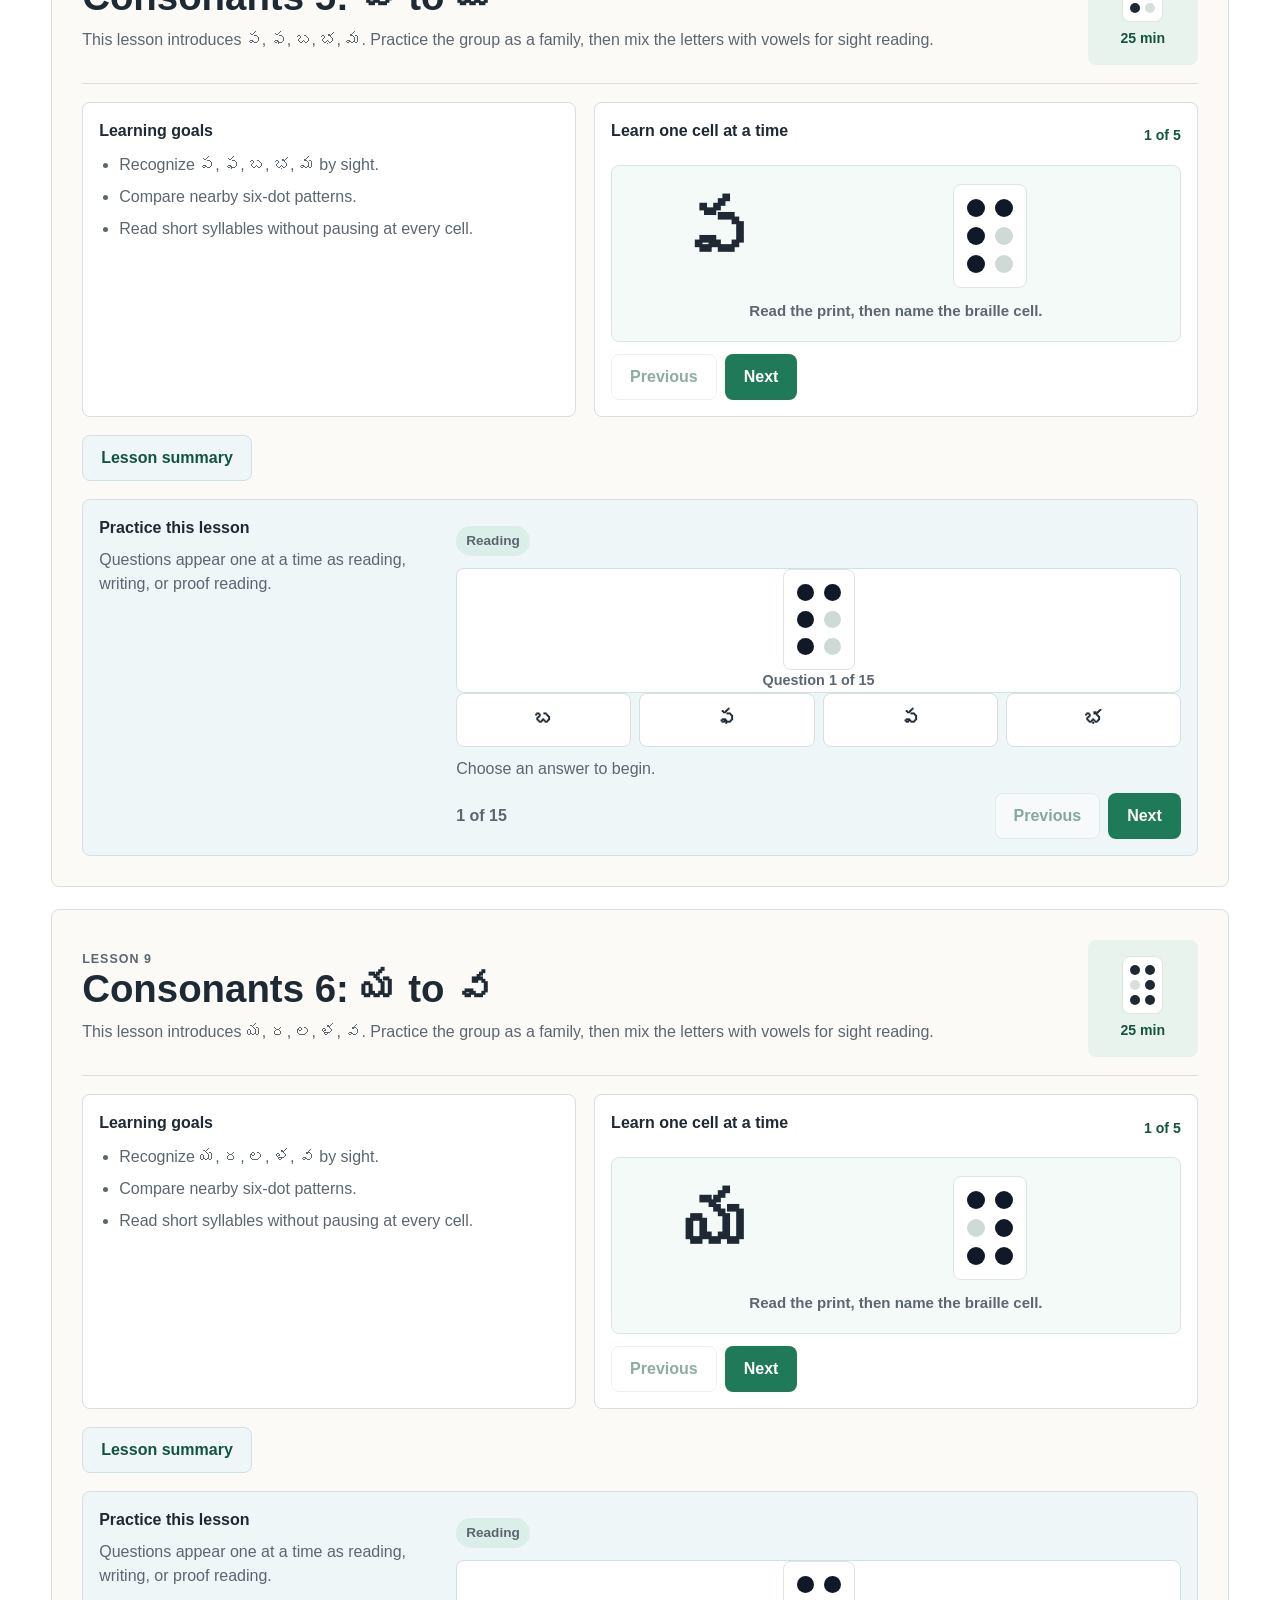
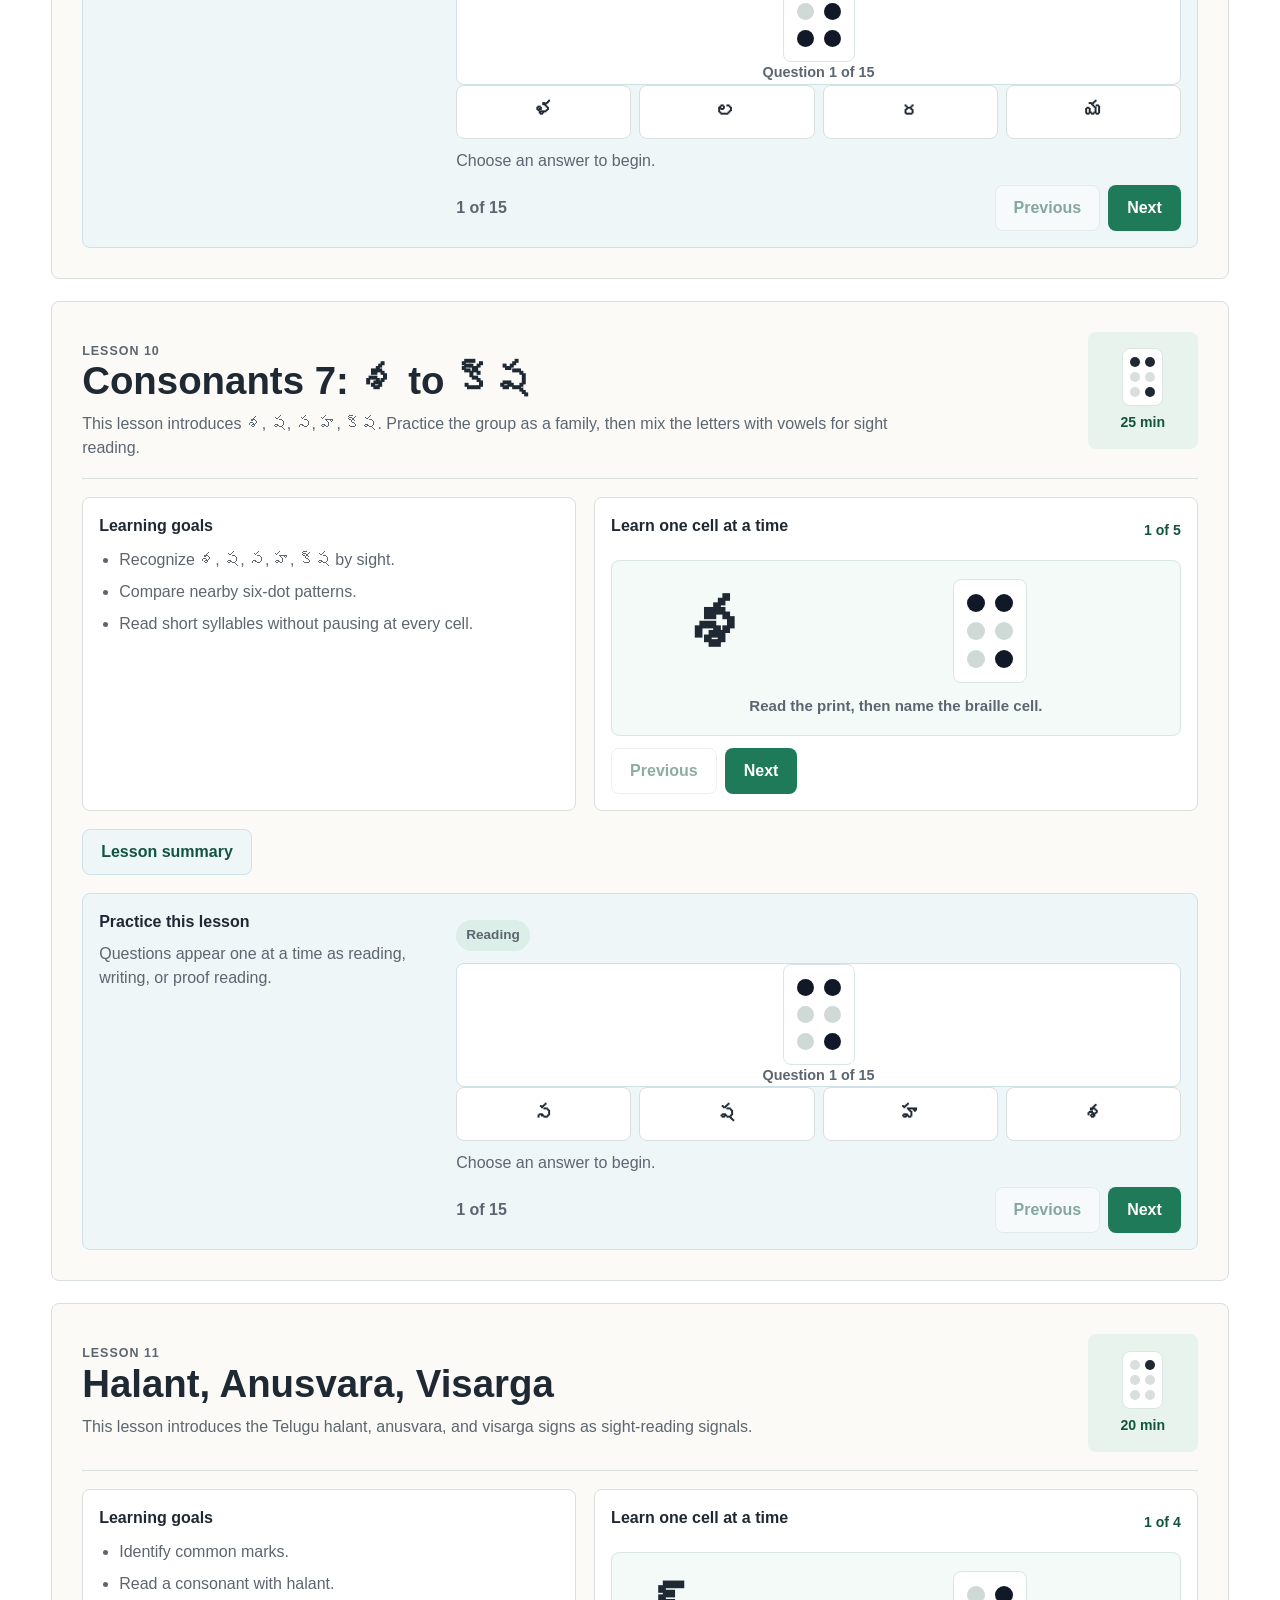
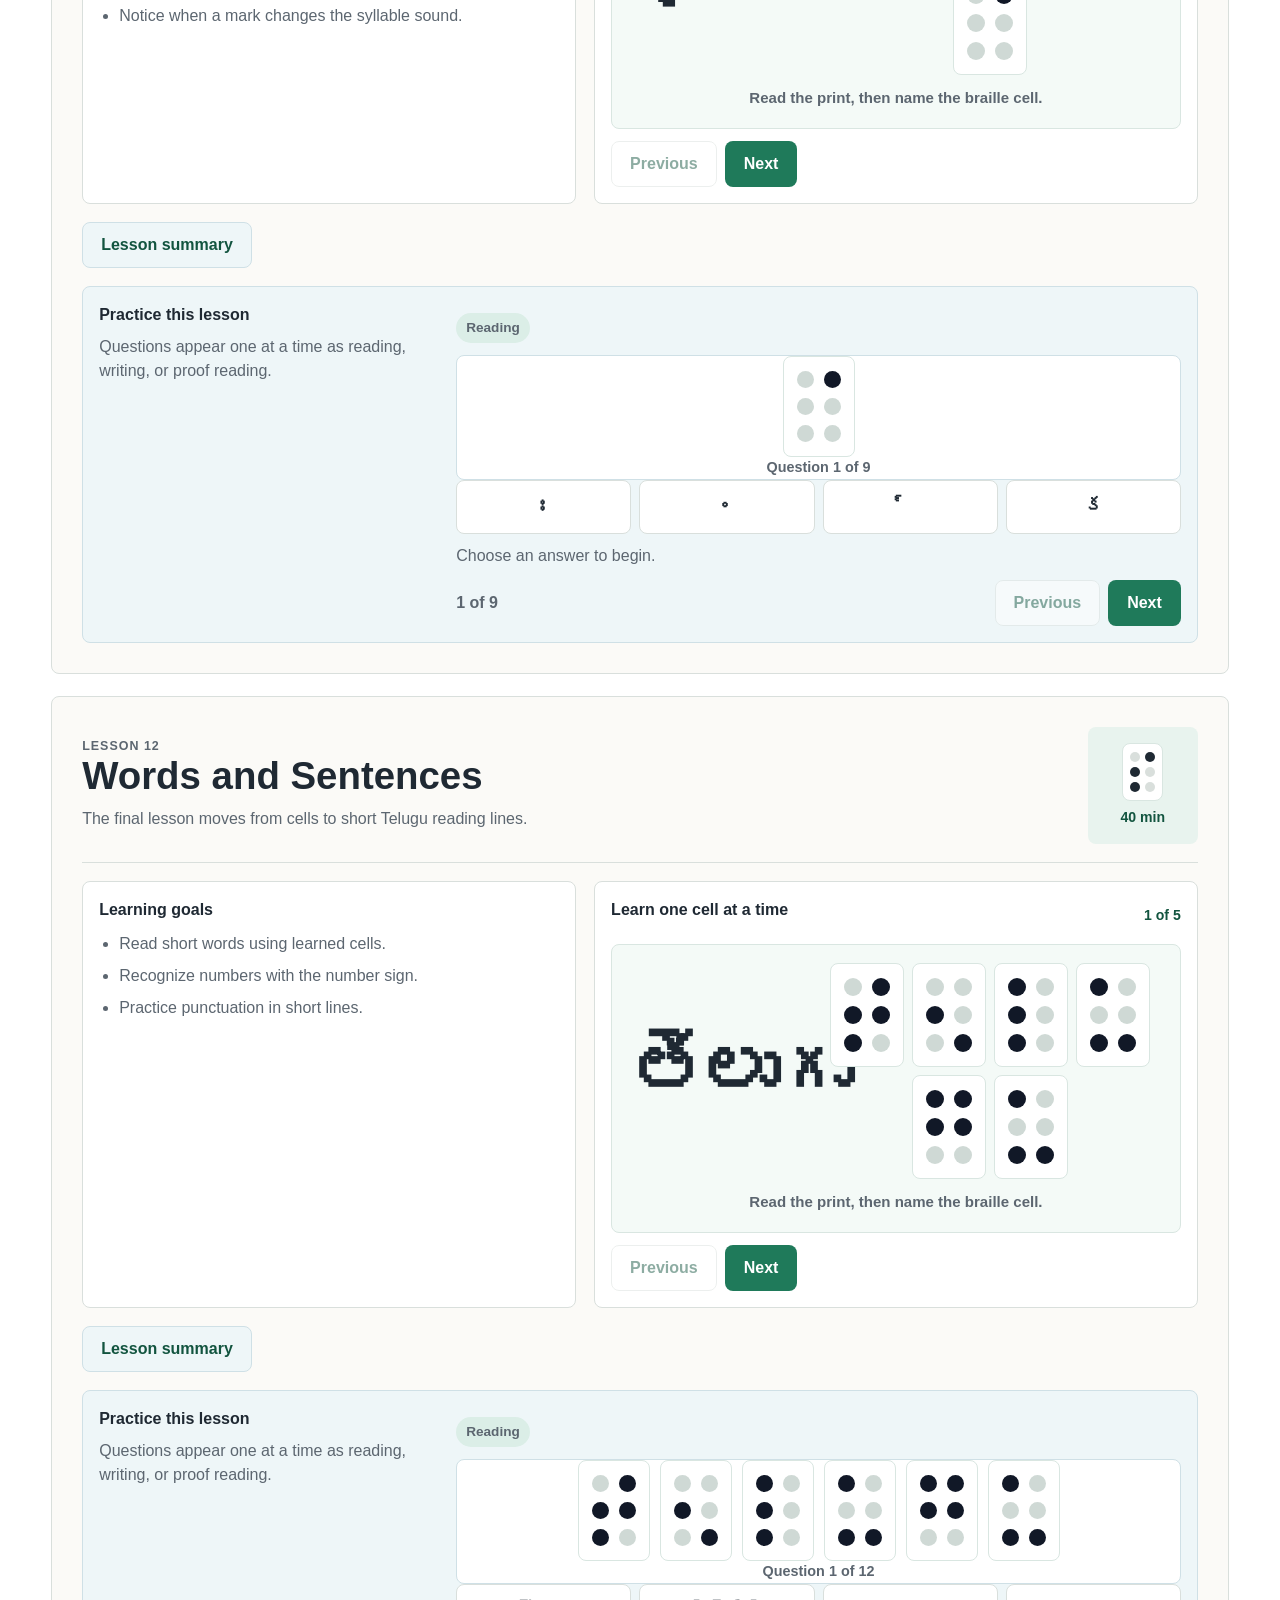
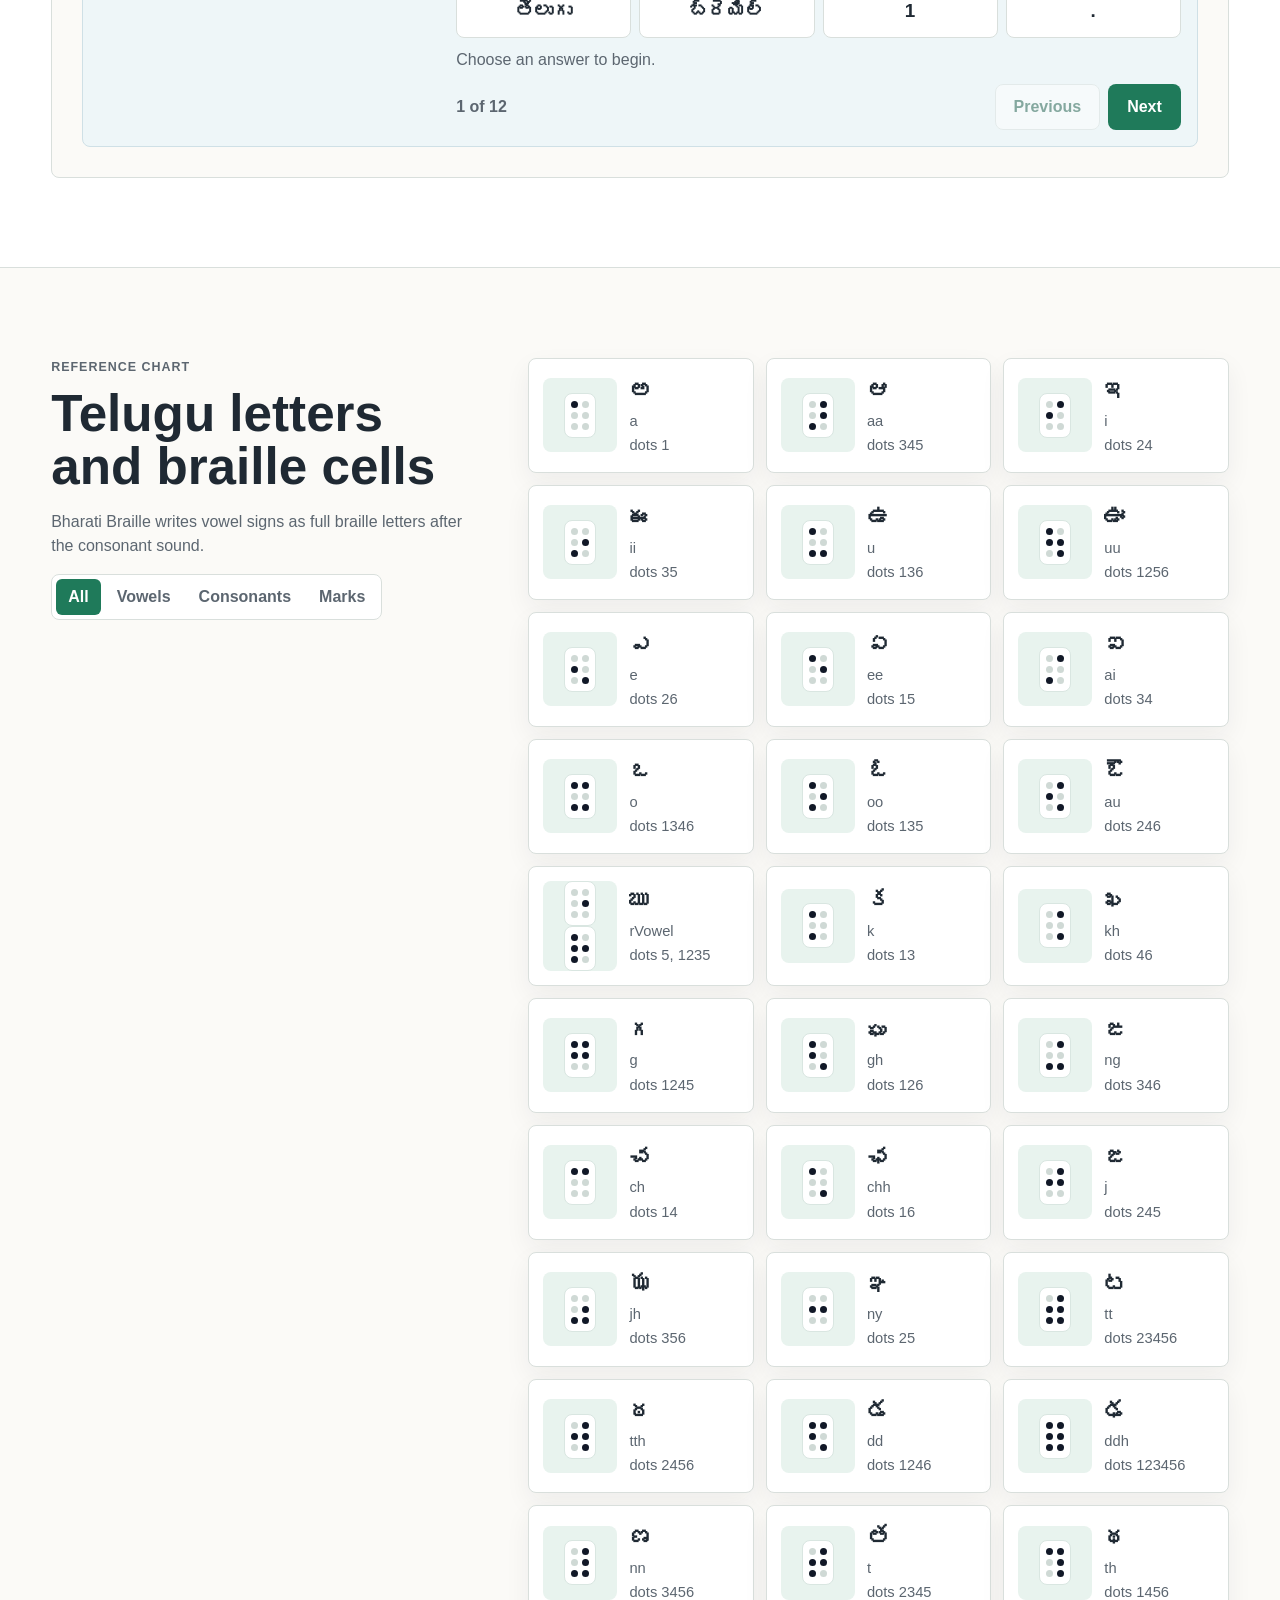
<file: telugu.html>
<!doctype html><html lang="en"><head><meta charset="utf-8"><meta name="viewport" content="width=device-width, initial-scale=1"><title>Telugu Braille by Sight</title><link rel="stylesheet" href="style.css?v=dot-order-20260618"></head><body data-course="telugu"><header class="site-header"><a class="brand" href="index.html"><span class="brand-mark" data-braille-render="⠞" aria-hidden="true"></span><span id="brandName">Telugu Braille by Sight</span></a><nav aria-label="Primary"><a href="index.html#languages">All languages</a><a href="#lessons">Lessons</a><a href="#chart">Chart</a><a href="#sandbox">Sandbox</a></nav></header><main id="top"><section class="hero" aria-labelledby="hero-title"><div class="hero-art" aria-hidden="true"><div class="braille-ribbon" data-braille-render="⠞ ⠑ ⠇ ⠥ ⠛ ⠥"></div></div><div class="hero-copy"><p class="eyebrow" id="courseEyebrow">Bharati Braille starter course</p><h1 id="hero-title">Learn Telugu Braille by seeing</h1><p id="heroCopy"></p></div></section><section class="intro band" aria-labelledby="path-title"><div><h2 id="path-title">Suggested path</h2><p id="pathCopy"></p></div><div class="stats" aria-label="Course summary"><span><strong>8</strong> lessons</span><span><strong>6-dot</strong> cells</span><span><strong>Grade 1</strong> starter</span></div></section><section id="series" class="section"><div class="section-heading"><p class="eyebrow">Lesson series</p><h2>Build recognition in small lessons</h2></div><div class="lesson-grid" id="lessonGrid"></div></section><section id="lessons" class="section lesson-detail-section"><div class="section-heading"><p class="eyebrow">Full lessons</p><h2>Lessons</h2><p id="lessonCopy"></p></div><div class="lesson-detail-list" id="lessonDetails"></div></section><div class="modal-backdrop" id="summaryModal" hidden><section class="summary-modal" role="dialog" aria-modal="true" aria-labelledby="summaryTitle"><div class="summary-modal-header"><div><p class="eyebrow">Lesson summary</p><h2 id="summaryTitle">Lesson summary</h2></div><button class="icon-button" type="button" id="closeSummary" aria-label="Close lesson summary">×</button></div><div class="summary-modal-body" id="summaryBody"></div></section></div><section id="chart" class="section split"><div class="section-heading sticky-copy"><p class="eyebrow">Reference chart</p><h2 id="chartTitle">Telugu letters and braille cells</h2><p id="chartCopy"></p><div class="segmented" role="tablist" aria-label="Chart groups"><button class="active" type="button" data-chart-filter="all">All</button><button type="button" data-chart-filter="vowel">Vowels</button><button type="button" data-chart-filter="consonant">Consonants</button><button type="button" data-chart-filter="mark">Marks</button></div></div><div class="chart-panel"><div class="chart-grid" id="chartGrid"></div></div></section><section id="sandbox" class="section split reverse"><div class="sandbox-tool"><label for="kannadaInput" id="sandboxLabel">Telugu print</label><textarea id="kannadaInput" rows="6"></textarea><div class="sandbox-output" aria-label="Braille output"><span id="brailleOutput"></span></div></div><div class="section-heading sticky-copy"><p class="eyebrow">Sandbox</p><h2>Explore print-to-braille order</h2><p id="sandboxCopy"></p></div></section></main><footer class="site-footer"><span id="footerName">Telugu Braille by Sight</span><a href="#top">Back to top</a></footer><script src="multi-course.js?v=dot-order-20260618"></script></body></html>
</file>
<file: style.css>
:root {
  color-scheme: light;
  --ink: #1f2933;
  --muted: #5c6670;
  --paper: #fbfaf7;
  --surface: #ffffff;
  --line: #d9dfdc;
  --green: #1f7a5a;
  --green-deep: #12543f;
  --gold: #c58b21;
  --rose: #b34a5a;
  --sky: #377d9f;
  --shadow: 0 18px 40px rgba(31, 41, 51, 0.12);
}

* {
  box-sizing: border-box;
}

html {
  scroll-behavior: smooth;
}

body {
  margin: 0;
  background: var(--paper);
  color: var(--ink);
  font-family: "Nirmala UI", "Segoe UI", Arial, sans-serif;
  line-height: 1.5;
}

a {
  color: inherit;
}

button,
textarea {
  font: inherit;
}

.site-header {
  position: sticky;
  top: 0;
  z-index: 10;
  display: flex;
  align-items: center;
  justify-content: space-between;
  gap: 24px;
  min-height: 72px;
  padding: 14px clamp(18px, 4vw, 56px);
  background: rgba(251, 250, 247, 0.92);
  border-bottom: 1px solid var(--line);
  backdrop-filter: blur(12px);
}

.brand {
  display: inline-flex;
  align-items: center;
  gap: 10px;
  font-weight: 800;
  text-decoration: none;
}

.brand-logo {
  display: block;
  width: clamp(140px, 18vw, 190px);
  height: auto;
}

.landing-brand {
  min-width: 0;
}

.brand-mark {
  display: grid;
  place-items: center;
  width: 38px;
  height: 38px;
  border-radius: 8px;
  background: var(--green);
  color: #fff;
  --braille-dot-size: 5px;
  --braille-cell-gap: 3px;
}

.visual-braille-cell {
  display: inline-grid;
  grid-template-columns: repeat(2, var(--braille-dot-size, 10px));
  grid-template-rows: repeat(3, var(--braille-dot-size, 10px));
  gap: var(--braille-cell-gap, 5px);
  align-items: center;
  justify-content: center;
  width: calc((var(--braille-dot-size, 10px) * 2) + var(--braille-cell-gap, 5px) + (var(--braille-cell-pad, 8px) * 2));
  min-width: calc((var(--braille-dot-size, 10px) * 2) + var(--braille-cell-gap, 5px) + (var(--braille-cell-pad, 8px) * 2));
  padding: var(--braille-cell-pad, 8px);
  border: 1px solid var(--braille-cell-border, #d9e6e1);
  border-radius: 8px;
  background: var(--braille-cell-bg, #fff);
  vertical-align: middle;
}

.visual-braille-dot {
  width: var(--braille-dot-size, 10px);
  height: var(--braille-dot-size, 10px);
  border-radius: 50%;
  background: var(--braille-dot-off, #d9dfdc);
}

.visual-braille-dot[data-dot="1"],
.writing-dot[data-dot="1"] { grid-column: 1; grid-row: 1; }
.visual-braille-dot[data-dot="2"],
.writing-dot[data-dot="2"] { grid-column: 1; grid-row: 2; }
.visual-braille-dot[data-dot="3"],
.writing-dot[data-dot="3"] { grid-column: 1; grid-row: 3; }
.visual-braille-dot[data-dot="4"],
.writing-dot[data-dot="4"] { grid-column: 2; grid-row: 1; }
.visual-braille-dot[data-dot="5"],
.writing-dot[data-dot="5"] { grid-column: 2; grid-row: 2; }
.visual-braille-dot[data-dot="6"],
.writing-dot[data-dot="6"] { grid-column: 2; grid-row: 3; }

.visual-braille-dot.active {
  background: var(--braille-dot-on, #1f2933);
}

.visual-braille-space {
  display: inline-block;
  width: var(--braille-space-width, 14px);
}

.visual-braille-text {
  display: inline-block;
  margin-inline: 2px;
  color: currentColor;
  font-family: "Nirmala UI", "Segoe UI", Arial, sans-serif;
}

nav {
  display: flex;
  align-items: center;
  flex-wrap: wrap;
  justify-content: flex-end;
  gap: 8px;
}

.language-toggle {
  display: inline-flex;
  gap: 4px;
  padding: 4px;
  border: 1px solid var(--line);
  border-radius: 8px;
  background: #fff;
}

.language-toggle button {
  min-height: 34px;
  padding: 0 10px;
  border: 0;
  border-radius: 6px;
  background: transparent;
  color: var(--muted);
  font-weight: 850;
  cursor: pointer;
}

.language-toggle button.active {
  background: var(--green);
  color: #fff;
}

nav a {
  padding: 9px 12px;
  border-radius: 8px;
  color: var(--muted);
  font-weight: 700;
  text-decoration: none;
}

nav a:hover,
nav a:focus-visible {
  background: #e8f3ee;
  color: var(--green-deep);
}

.hero {
  position: relative;
  display: grid;
  grid-template-columns: minmax(280px, 0.95fr) minmax(320px, 1.05fr);
  align-items: center;
  min-height: calc(100vh - 72px);
  padding: clamp(34px, 6vw, 76px);
  overflow: hidden;
  background:
    linear-gradient(90deg, rgba(18, 84, 63, 0.9), rgba(31, 122, 90, 0.72)),
    radial-gradient(circle at 15% 20%, rgba(255, 255, 255, 0.18), transparent 28%),
    #1d604b;
  color: #fff;
}

.hero-copy {
  position: relative;
  max-width: 720px;
}

.hero h1 {
  max-width: 760px;
  margin: 0;
  font-size: clamp(2.6rem, 7vw, 6rem);
  line-height: 0.96;
  letter-spacing: 0;
}

.hero p {
  max-width: 640px;
  color: rgba(255, 255, 255, 0.88);
  font-size: 1.15rem;
}

.eyebrow {
  margin: 0 0 10px;
  color: var(--gold);
  font-size: 0.78rem;
  font-weight: 900;
  letter-spacing: 0.08em;
  text-transform: uppercase;
}

.hero .eyebrow {
  color: #ffd889;
}

.hero-actions {
  display: flex;
  flex-wrap: wrap;
  gap: 12px;
  margin-top: 28px;
}

.button {
  display: inline-flex;
  align-items: center;
  justify-content: center;
  min-height: 46px;
  padding: 0 18px;
  border: 1px solid transparent;
  border-radius: 8px;
  font-weight: 850;
  text-decoration: none;
  cursor: pointer;
}

.button.primary {
  background: var(--green);
  color: #fff;
}

.hero .button.primary {
  background: #fff;
  color: var(--green-deep);
}

.button.secondary {
  border-color: rgba(255, 255, 255, 0.56);
  color: #fff;
}

.button.secondary.dark-text {
  border-color: var(--line);
  color: var(--green-deep);
  background: #fff;
}

.button:disabled {
  cursor: not-allowed;
  opacity: 0.48;
}

.hero-art {
  position: relative;
  min-height: 440px;
}

.landing-hero {
  display: grid;
  grid-template-columns: minmax(320px, 0.58fr) minmax(260px, 0.42fr);
  gap: clamp(24px, 5vw, 70px);
  align-items: center;
  min-height: calc(82vh - 72px);
  padding: clamp(42px, 7vw, 88px) clamp(18px, 4vw, 56px);
  background: #1d604b;
  color: #fff;
}

.landing-hero-copy {
  max-width: 820px;
}

.landing-hero h1 {
  margin: 0;
  font-size: clamp(2.8rem, 7vw, 6.6rem);
  line-height: 0.96;
  letter-spacing: 0;
}

.landing-hero p {
  max-width: 680px;
  color: rgba(255, 255, 255, 0.88);
  font-size: 1.15rem;
}

.landing-braille {
  display: flex;
  flex-wrap: wrap;
  gap: 12px;
  align-content: center;
  justify-content: center;
  min-height: 280px;
  padding: 24px;
  border: 1px solid rgba(255, 255, 255, 0.2);
  border-radius: 8px;
  background: rgba(255, 255, 255, 0.1);
  --braille-dot-size: clamp(9px, 1.7vw, 15px);
  --braille-cell-gap: clamp(5px, 0.8vw, 9px);
  --braille-cell-pad: clamp(9px, 1.2vw, 14px);
  --braille-cell-bg: rgba(255, 255, 255, 0.92);
  --braille-dot-off: #b9c4bf;
  --braille-dot-on: #101820;
}

.landing-section {
  background: #fff;
}

.language-grid {
  display: grid;
  grid-template-columns: repeat(3, minmax(0, 1fr));
  gap: 16px;
}

.language-card {
  display: grid;
  gap: 8px;
  min-height: 150px;
  align-content: center;
  padding: 22px;
  border: 1px solid var(--line);
  border-radius: 8px;
  background: #fbfaf7;
  color: var(--ink);
  text-decoration: none;
  box-shadow: 0 10px 26px rgba(31, 41, 51, 0.06);
}

.language-card:hover,
.language-card:focus-visible {
  border-color: var(--green);
  background: #edf6f2;
}

.language-card strong {
  font-size: clamp(1.8rem, 4vw, 3rem);
  line-height: 1;
}

.language-card span {
  color: var(--muted);
  font-weight: 850;
}

.braille-ribbon {
  position: absolute;
  top: 9%;
  left: 0;
  display: flex;
  flex-wrap: wrap;
  gap: 10px;
  width: min(520px, 90%);
  padding: 24px;
  border: 1px solid rgba(255, 255, 255, 0.2);
  background: rgba(255, 255, 255, 0.1);
  box-shadow: var(--shadow);
  --braille-dot-size: clamp(8px, 1.8vw, 16px);
  --braille-cell-gap: clamp(5px, 0.8vw, 9px);
  --braille-cell-pad: clamp(8px, 1.2vw, 14px);
  --braille-cell-bg: rgba(255, 255, 255, 0.9);
  --braille-dot-off: #b9c4bf;
  --braille-dot-on: #101820;
  --braille-space-width: 2px;
}

.cell-cloud {
  position: absolute;
  right: 4%;
  bottom: 6%;
  display: grid;
  grid-template-columns: repeat(3, 1fr);
  gap: 14px;
}

.cell-cloud span {
  display: grid;
  place-items: center;
  width: clamp(68px, 11vw, 128px);
  aspect-ratio: 1;
  border: 1px solid rgba(255, 255, 255, 0.22);
  border-radius: 8px;
  background: rgba(255, 255, 255, 0.13);
  --braille-dot-size: clamp(7px, 1.5vw, 14px);
  --braille-cell-gap: clamp(4px, 0.7vw, 8px);
  --braille-cell-pad: clamp(7px, 1vw, 12px);
  --braille-cell-bg: rgba(255, 255, 255, 0.92);
  --braille-dot-off: #b9c4bf;
  --braille-dot-on: #101820;
}

.band,
.section {
  padding: clamp(42px, 7vw, 90px) clamp(18px, 4vw, 56px);
}

.intro {
  display: flex;
  align-items: center;
  justify-content: space-between;
  gap: 28px;
  background: #fff;
  border-bottom: 1px solid var(--line);
}

.intro h2,
.section h2 {
  margin: 0;
  font-size: clamp(2rem, 4vw, 3.5rem);
  line-height: 1.05;
  letter-spacing: 0;
}

.intro p,
.section-heading p {
  max-width: 680px;
  color: var(--muted);
}

.stats {
  display: grid;
  grid-template-columns: repeat(3, minmax(110px, 1fr));
  gap: 12px;
  min-width: min(520px, 100%);
}

.stats span {
  display: grid;
  gap: 2px;
  padding: 18px;
  border-left: 4px solid var(--green);
  background: #edf6f2;
}

.stats strong {
  font-size: 1.5rem;
}

.section-heading {
  margin-bottom: 28px;
}

.lesson-grid {
  display: grid;
  grid-template-columns: repeat(4, minmax(0, 1fr));
  gap: 16px;
}

.lesson-card,
.chart-card,
.sandbox-tool,
.note-grid article {
  border: 1px solid var(--line);
  border-radius: 8px;
  background: var(--surface);
  box-shadow: 0 10px 26px rgba(31, 41, 51, 0.06);
}

.lesson-card {
  display: grid;
  min-height: 250px;
  padding: 18px;
}

.lesson-icon {
  align-self: start;
  color: var(--green);
  font-family: "Segoe UI Symbol", "Nirmala UI", sans-serif;
  font-size: 3.2rem;
  line-height: 1;
}

.lesson-card h3 {
  margin: 18px 0 8px;
  font-size: 1.18rem;
}

.lesson-card p {
  margin: 0;
  color: var(--muted);
}

.lesson-card a {
  color: var(--green-deep);
  text-decoration: none;
}

.lesson-card a:hover,
.lesson-card a:focus-visible {
  text-decoration: underline;
}

.lesson-meta {
  align-self: end;
  display: flex;
  justify-content: space-between;
  gap: 12px;
  margin-top: 18px;
  color: var(--green-deep);
  font-size: 0.88rem;
  font-weight: 800;
}

.lesson-detail-section {
  background: #fff;
  border-block: 1px solid var(--line);
}

.lesson-detail-list {
  display: grid;
  gap: 22px;
}

.lesson-detail {
  padding: clamp(18px, 3vw, 30px);
  border: 1px solid var(--line);
  border-radius: 8px;
  background: #fbfaf7;
}

.lesson-detail-header {
  display: grid;
  grid-template-columns: minmax(0, 1fr) auto;
  gap: 20px;
  align-items: start;
  padding-bottom: 18px;
  border-bottom: 1px solid var(--line);
}

.lesson-detail h3 {
  margin: 0;
  font-size: clamp(1.7rem, 3vw, 2.6rem);
  line-height: 1.08;
  letter-spacing: 0;
}

.lesson-detail h4 {
  margin: 0 0 10px;
  font-size: 1rem;
}

.lesson-detail p {
  max-width: 860px;
  margin: 10px 0 0;
  color: var(--muted);
}

.lesson-badge {
  display: grid;
  justify-items: center;
  gap: 6px;
  min-width: 110px;
  padding: 16px;
  border-radius: 8px;
  background: #e8f3ee;
  color: var(--green-deep);
}

.lesson-badge span {
  font-family: "Segoe UI Symbol", "Nirmala UI", sans-serif;
  font-size: 3.2rem;
  line-height: 1;
}

.lesson-badge strong {
  font-size: 0.88rem;
}

.lesson-two-column {
  display: grid;
  grid-template-columns: minmax(260px, 0.45fr) minmax(0, 0.55fr);
  gap: 18px;
  margin-top: 18px;
}

.lesson-two-column section,
.practice-set {
  padding: 16px;
  border: 1px solid var(--line);
  border-radius: 8px;
  background: #fff;
}

.objective-list {
  display: grid;
  gap: 8px;
  margin: 0;
  padding-left: 20px;
  color: var(--muted);
}

.cell-stepper {
  display: grid;
  gap: 12px;
}

.cell-stepper-heading {
  display: flex;
  align-items: center;
  justify-content: space-between;
  gap: 12px;
}

.cell-step-count {
  color: var(--green-deep);
  font-size: 0.88rem;
  font-weight: 900;
}

.cell-step-card {
  display: grid;
  grid-template-columns: minmax(100px, 0.34fr) minmax(0, 0.66fr);
  gap: 12px;
  align-items: center;
  min-height: 170px;
  padding: 18px;
  border: 1px solid #d9e6e1;
  border-radius: 8px;
  background: #f4faf7;
}

.cell-step-print {
  font-size: clamp(2.4rem, 7vw, 4.6rem);
  font-weight: 900;
  line-height: 1;
  text-align: center;
}

.cell-step-braille {
  display: flex;
  flex-wrap: wrap;
  justify-content: center;
  gap: 8px;
  color: var(--green-deep);
  text-align: center;
  overflow-wrap: anywhere;
  --braille-dot-size: clamp(11px, 2.4vw, 18px);
  --braille-cell-gap: clamp(6px, 1vw, 10px);
  --braille-cell-pad: clamp(9px, 1.4vw, 14px);
  --braille-cell-bg: #fff;
  --braille-dot-off: #cfd9d5;
  --braille-dot-on: #111827;
}

.cell-step-note {
  grid-column: 1 / -1;
  color: var(--muted);
  font-size: 0.94rem;
  font-weight: 800;
  text-align: center;
}

.step-controls {
  display: flex;
  flex-wrap: wrap;
  gap: 8px;
}

.summary-button {
  margin-top: 18px;
  border-color: #cfe0e6;
  background: #eef6f8;
  color: var(--green-deep);
}

.focus-cell-list,
.drill-list {
  display: flex;
  flex-wrap: wrap;
  gap: 8px;
}

.focus-cell-list span,
.drill-chip {
  display: inline-grid;
  grid-template-columns: auto auto;
  align-items: center;
  gap: 8px;
  min-height: 44px;
  padding: 7px 10px;
  border: 1px solid #d9e6e1;
  border-radius: 8px;
  background: #f4faf7;
}

.focus-cell-list strong,
.drill-chip strong {
  font-size: 1.1rem;
}

.focus-cell-list em,
.drill-chip em {
  color: var(--green-deep);
  font-style: normal;
  line-height: 1;
  --braille-dot-size: 5px;
  --braille-cell-gap: 3px;
  --braille-cell-pad: 5px;
  --braille-dot-off: #cfd9d5;
  --braille-dot-on: #111827;
}

.practice-set-grid {
  display: grid;
  grid-template-columns: repeat(2, minmax(0, 1fr));
  gap: 14px;
  margin-top: 18px;
}

.practice-set p {
  margin: 0 0 12px;
  font-size: 0.94rem;
}

.modal-backdrop[hidden] {
  display: none;
}

.modal-backdrop {
  position: fixed;
  inset: 0;
  z-index: 30;
  display: grid;
  place-items: center;
  padding: clamp(14px, 3vw, 34px);
  background: rgba(31, 41, 51, 0.58);
}

.summary-modal {
  display: grid;
  grid-template-rows: auto minmax(0, 1fr);
  width: min(1060px, 100%);
  max-height: min(88vh, 900px);
  border-radius: 8px;
  background: #fff;
  box-shadow: var(--shadow);
  overflow: hidden;
}

.summary-modal-header {
  display: flex;
  align-items: center;
  justify-content: space-between;
  gap: 18px;
  padding: 18px clamp(18px, 3vw, 28px);
  border-bottom: 1px solid var(--line);
}

.summary-modal-header h2 {
  margin: 0;
  font-size: clamp(1.5rem, 3vw, 2.4rem);
  line-height: 1.08;
}

.icon-button {
  display: grid;
  place-items: center;
  width: 42px;
  height: 42px;
  border: 1px solid var(--line);
  border-radius: 8px;
  background: #fff;
  color: var(--ink);
  font-size: 1.8rem;
  line-height: 1;
  cursor: pointer;
}

.summary-modal-body {
  display: grid;
  gap: 20px;
  padding: clamp(18px, 3vw, 28px);
  overflow: auto;
}

.summary-modal-body h3 {
  margin: 0 0 12px;
}

.section-quiz {
  display: grid;
  grid-template-columns: minmax(230px, 0.32fr) minmax(0, 0.68fr);
  gap: 16px;
  margin-top: 18px;
  padding: 16px;
  border: 1px solid #cfe0e6;
  border-radius: 8px;
  background: #eef6f8;
}

.section-quiz-copy h4 {
  margin: 0 0 8px;
}

.section-quiz-copy p {
  margin: 0;
}

.section-quiz-panel {
  display: grid;
  gap: 12px;
}

.practice-type-label {
  margin: 0;
  width: fit-content;
  padding: 5px 10px;
  border-radius: 999px;
  background: #dbeee7;
  color: var(--green);
  font-size: 0.85rem;
  font-weight: 900;
}

.practice-prompt,
.writing-feedback,
.proof-feedback {
  margin: 0;
  color: var(--muted);
  font-weight: 800;
}

.section-quiz-prompt {
  display: grid;
  place-items: center;
  min-height: 120px;
  border: 1px solid #cfe0e6;
  border-radius: 8px;
  background: #fff;
}

.section-quiz-braille {
  display: flex;
  flex-wrap: wrap;
  justify-content: center;
  gap: 10px;
  color: var(--sky);
  overflow-wrap: anywhere;
  text-align: center;
  --braille-dot-size: clamp(10px, 2vw, 17px);
  --braille-cell-gap: clamp(6px, 1vw, 10px);
  --braille-cell-pad: clamp(9px, 1.4vw, 14px);
  --braille-cell-bg: #fff;
  --braille-dot-off: #cfd9d5;
  --braille-dot-on: #111827;
}

.section-quiz-help {
  color: var(--muted);
  font-size: 0.9rem;
  font-weight: 800;
}

.section-quiz-choices {
  display: grid;
  grid-template-columns: repeat(4, minmax(0, 1fr));
  gap: 8px;
}

.section-quiz-choices button {
  min-height: 54px;
  padding: 8px;
  border: 1px solid var(--line);
  border-radius: 8px;
  background: #fff;
  color: var(--ink);
  font-size: 1.18rem;
  font-weight: 850;
  cursor: pointer;
  overflow-wrap: anywhere;
}

.section-quiz-choices button.correct {
  border-color: var(--green);
  background: #e8f3ee;
}

.section-quiz-choices button.incorrect {
  border-color: var(--rose);
  background: #fbecf0;
}

.writing-cells,
.proof-cells {
  display: flex;
  flex-wrap: wrap;
  gap: 8px;
  align-items: center;
}

.writing-cell {
  display: grid;
  grid-template-columns: repeat(2, 26px);
  grid-template-rows: repeat(3, 26px);
  gap: 5px;
  padding: 8px;
  border: 1px solid var(--line);
  border-radius: 8px;
  background: #f8fbfa;
}

.writing-dot {
  width: 26px;
  height: 26px;
  border: 1px solid #aab8b2;
  border-radius: 50%;
  background: #d9dfdc;
  color: #29363d;
  font-size: 0.72rem;
  font-weight: 900;
  cursor: pointer;
}

.writing-dot.active {
  background: #111827;
  color: #fff;
}

.proof-cell {
  padding: 6px;
  border: 1px solid var(--line);
  border-radius: 8px;
  background: #fff;
  cursor: pointer;
}

.proof-cell.correct {
  border-color: var(--green);
  background: #e8f3ee;
}

.proof-cell.incorrect {
  border-color: var(--rose);
  background: #fbecf0;
}

.proof-dot-choices {
  display: flex;
  flex-wrap: wrap;
  gap: 8px;
}

.proof-dot-choices label {
  display: inline-flex;
  align-items: center;
  gap: 5px;
  min-height: 34px;
  padding: 5px 9px;
  border: 1px solid var(--line);
  border-radius: 8px;
  background: #fff;
  font-weight: 850;
}

.section-quiz-footer {
  display: flex;
  align-items: center;
  justify-content: space-between;
  gap: 12px;
}

.section-quiz-footer p {
  margin: 0;
  color: var(--muted);
  font-weight: 800;
}

.split {
  display: grid;
  grid-template-columns: minmax(260px, 0.38fr) minmax(0, 0.62fr);
  gap: clamp(22px, 4vw, 48px);
  align-items: start;
}

.reverse {
  grid-template-columns: minmax(0, 0.62fr) minmax(260px, 0.38fr);
}

.sticky-copy {
  position: sticky;
  top: 104px;
}

.segmented {
  display: inline-flex;
  flex-wrap: wrap;
  gap: 4px;
  padding: 4px;
  border: 1px solid var(--line);
  border-radius: 8px;
  background: #fff;
}

.segmented button {
  min-height: 36px;
  padding: 0 12px;
  border: 0;
  border-radius: 6px;
  background: transparent;
  color: var(--muted);
  font-weight: 800;
  cursor: pointer;
}

.segmented button.active {
  background: var(--green);
  color: #fff;
}

.chart-grid {
  display: grid;
  grid-template-columns: repeat(3, minmax(0, 1fr));
  gap: 12px;
}

.chart-card {
  display: grid;
  grid-template-columns: auto 1fr;
  gap: 12px;
  align-items: center;
  min-height: 104px;
  padding: 14px;
}

.chart-braille {
  font-family: "Segoe UI Symbol", "Nirmala UI", sans-serif;
}

.chart-braille {
  display: grid;
  place-items: center;
  width: 74px;
  min-height: 74px;
  border-radius: 8px;
  background: #e8f3ee;
  color: var(--green-deep);
  --braille-dot-size: 7px;
  --braille-cell-gap: 4px;
  --braille-cell-pad: 7px;
  --braille-cell-bg: #fff;
  --braille-dot-off: #cfd9d5;
  --braille-dot-on: #111827;
}

.chart-card h3 {
  margin: 0;
  font-size: 1.45rem;
}

.chart-card p {
  margin: 2px 0;
  color: var(--muted);
  font-size: 0.92rem;
}

.sandbox-tool {
  padding: clamp(18px, 3vw, 28px);
}

.sandbox-tool label {
  display: block;
  margin-bottom: 8px;
  font-weight: 850;
}

textarea {
  width: 100%;
  min-height: 160px;
  resize: vertical;
  padding: 14px;
  border: 1px solid var(--line);
  border-radius: 8px;
  color: var(--ink);
  font-size: 1.15rem;
}

textarea:focus {
  outline: 3px solid rgba(31, 122, 90, 0.22);
  border-color: var(--green);
}

.sandbox-output {
  display: flex;
  flex-wrap: wrap;
  gap: 8px;
  align-items: center;
  min-height: 130px;
  margin-top: 14px;
  padding: 18px;
  border-radius: 8px;
  background: #1f2933;
  color: #fff;
  line-height: 1.35;
  overflow-wrap: anywhere;
  --braille-dot-size: clamp(7px, 1.8vw, 13px);
  --braille-cell-gap: clamp(4px, 0.8vw, 7px);
  --braille-cell-pad: clamp(7px, 1vw, 10px);
  --braille-cell-bg: #fff;
  --braille-dot-off: #cfd9d5;
  --braille-dot-on: #111827;
  --braille-space-width: 18px;
}

.notes {
  background: #fff;
}

.note-grid {
  display: grid;
  grid-template-columns: repeat(3, minmax(0, 1fr));
  gap: 16px;
  margin-top: 20px;
}

.note-grid article {
  padding: 18px;
}

.note-grid h3 {
  margin: 0 0 8px;
}

.note-grid p {
  margin: 0;
  color: var(--muted);
}

.site-footer {
  display: flex;
  justify-content: space-between;
  gap: 16px;
  padding: 24px clamp(18px, 4vw, 56px);
  background: var(--ink);
  color: #fff;
}

.site-footer a {
  font-weight: 850;
}

@media (max-width: 980px) {
  .landing-hero,
  .hero,
  .split,
  .reverse,
  .section-quiz {
    grid-template-columns: 1fr;
  }

  .hero {
    min-height: auto;
  }

  .hero-art {
    order: 2;
    min-height: 300px;
  }

  .lesson-grid,
  .chart-grid,
  .language-grid,
  .practice-set-grid,
  .lesson-two-column,
  .section-quiz {
    grid-template-columns: repeat(2, minmax(0, 1fr));
  }

  .sticky-copy {
    position: static;
  }
}

@media (max-width: 680px) {
  .site-header {
    position: static;
    align-items: flex-start;
    flex-direction: column;
  }

  .landing-brand {
    align-items: flex-start;
    width: 100%;
  }

  .landing-brand span {
    line-height: 1.25;
  }

  nav {
    justify-content: flex-start;
  }

  .intro,
  .site-footer {
    align-items: stretch;
    flex-direction: column;
  }

  .stats,
  .lesson-grid,
  .chart-grid,
  .language-grid,
  .practice-set-grid,
  .lesson-two-column,
  .section-quiz,
  .section-quiz-choices,
  .note-grid {
    grid-template-columns: 1fr;
  }

  .section-quiz-footer {
    align-items: stretch;
    flex-direction: column;
  }

  .lesson-detail-header {
    grid-template-columns: 1fr;
  }

  .lesson-badge {
    justify-items: start;
    grid-template-columns: auto auto;
    width: 100%;
  }

  .cell-step-card {
    grid-template-columns: 1fr;
  }

  .step-controls {
    flex-direction: column;
  }

  .cell-cloud {
    right: 0;
    grid-template-columns: repeat(3, 1fr);
  }
}
</file>
